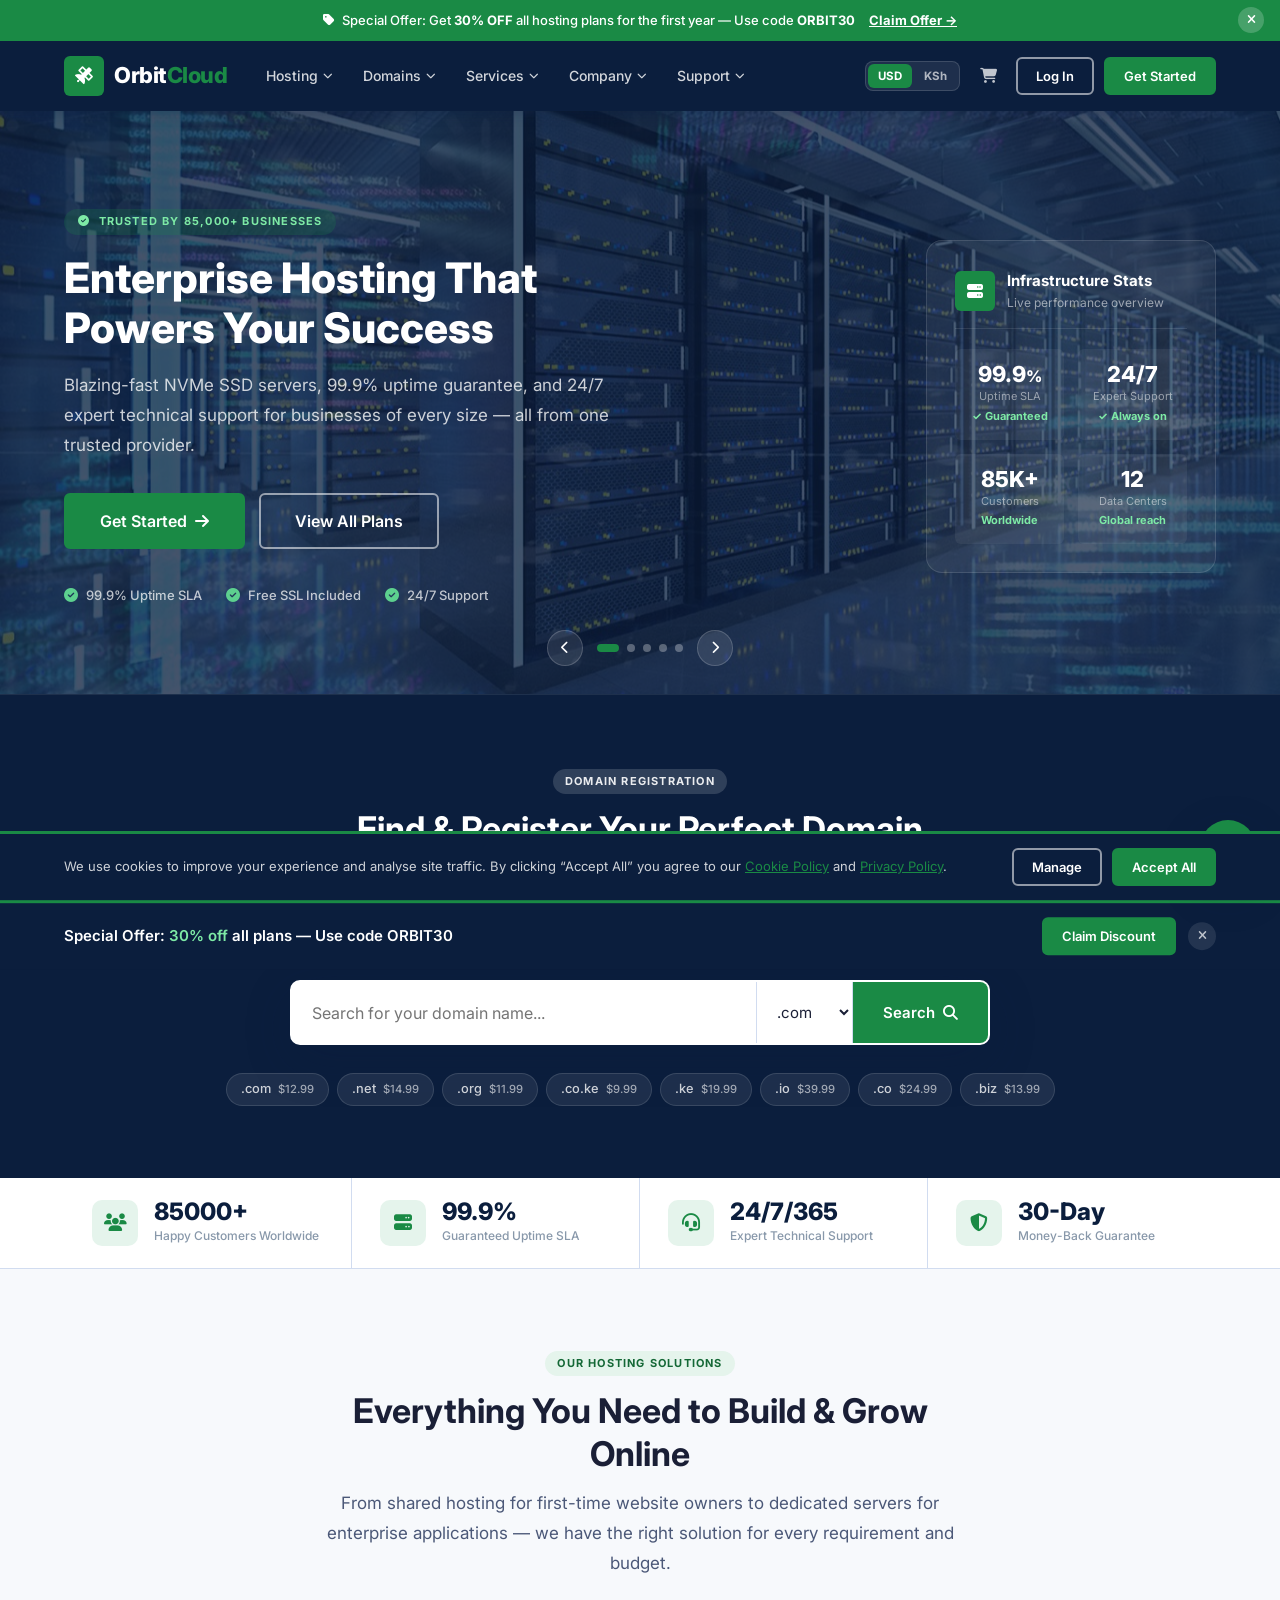
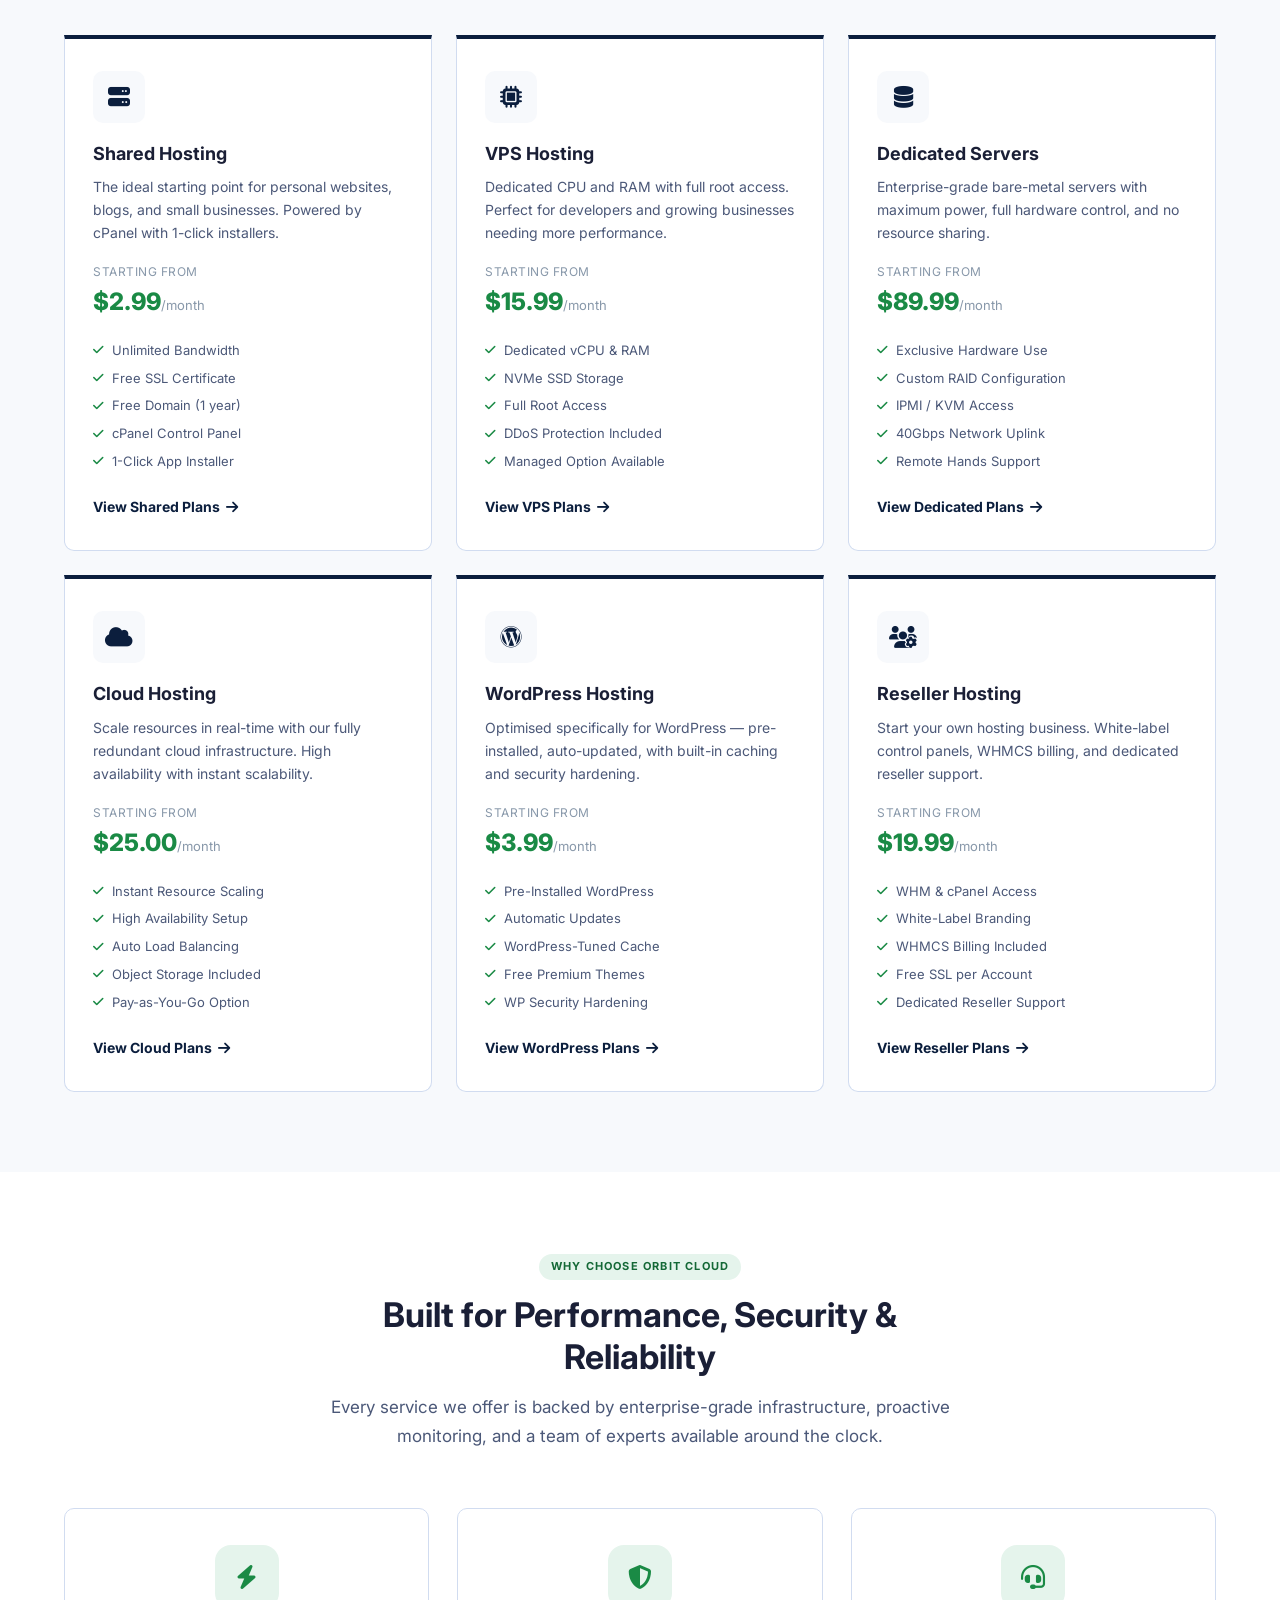
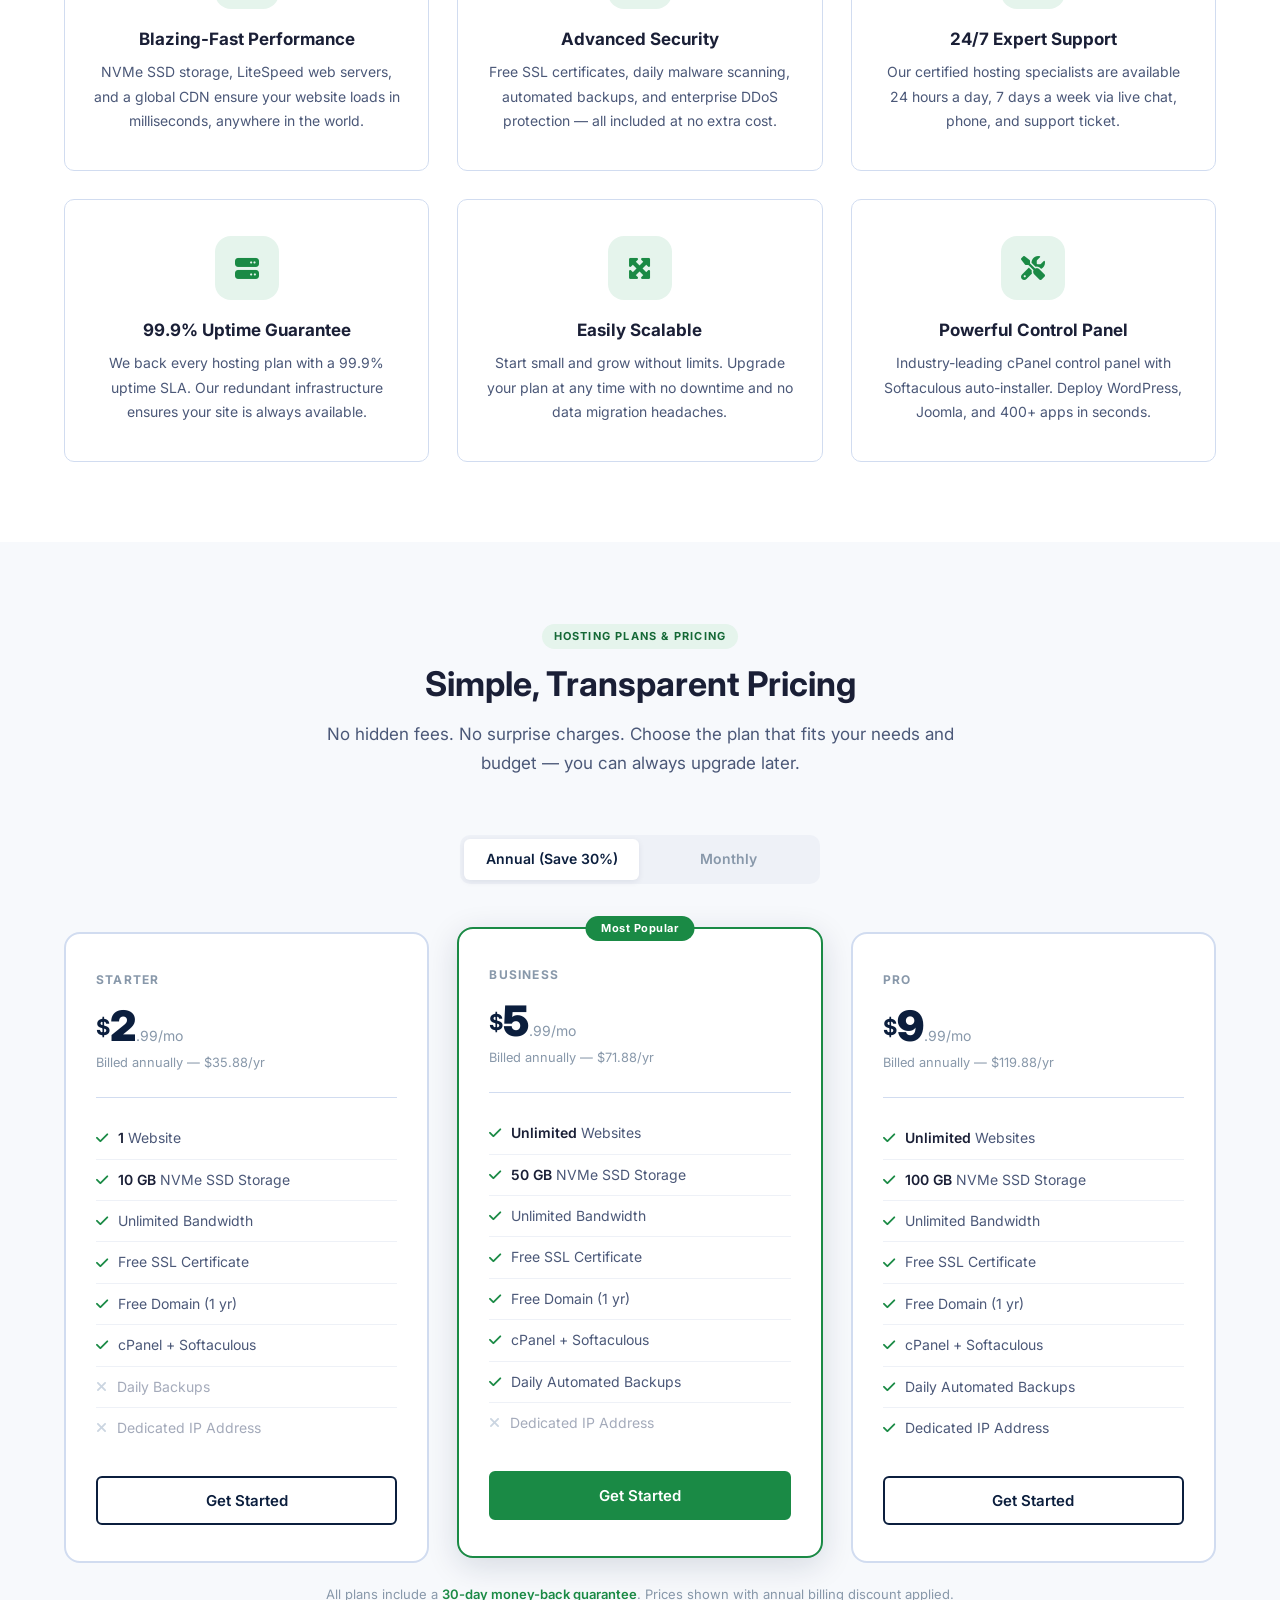
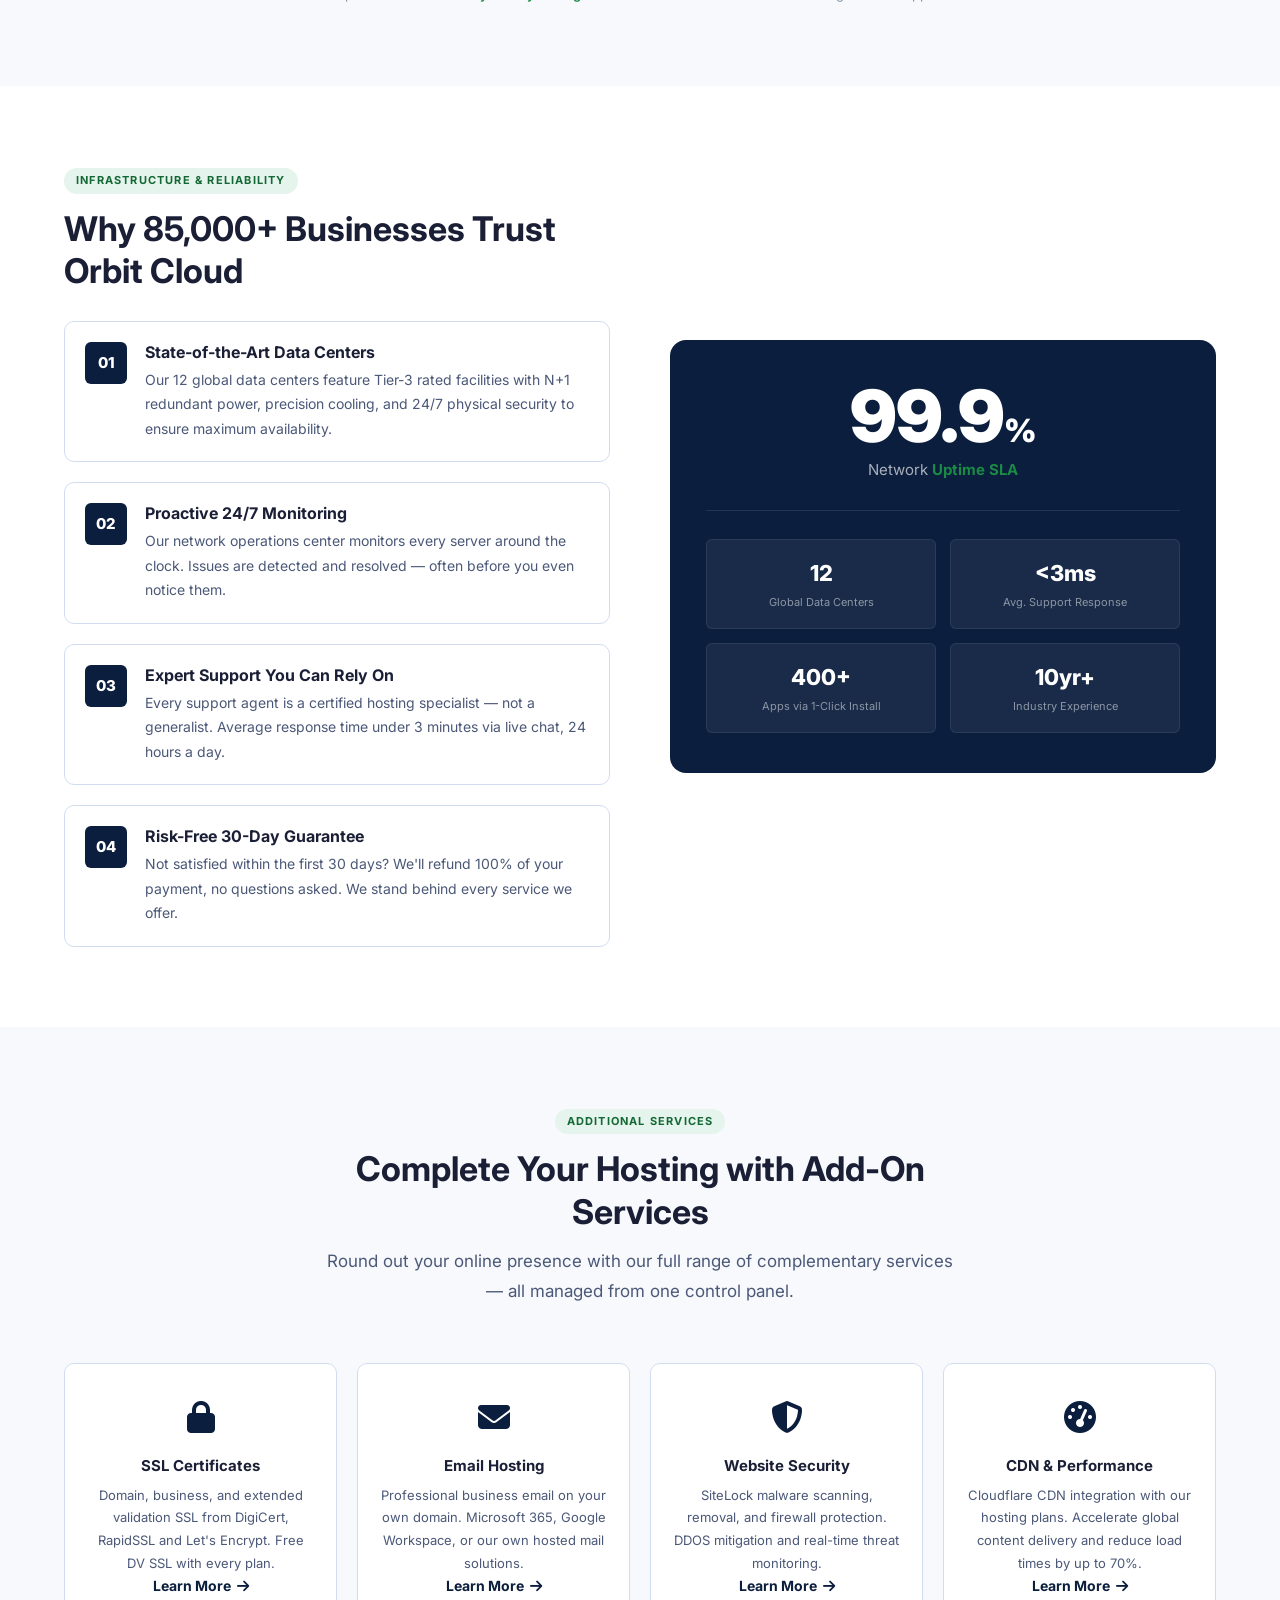
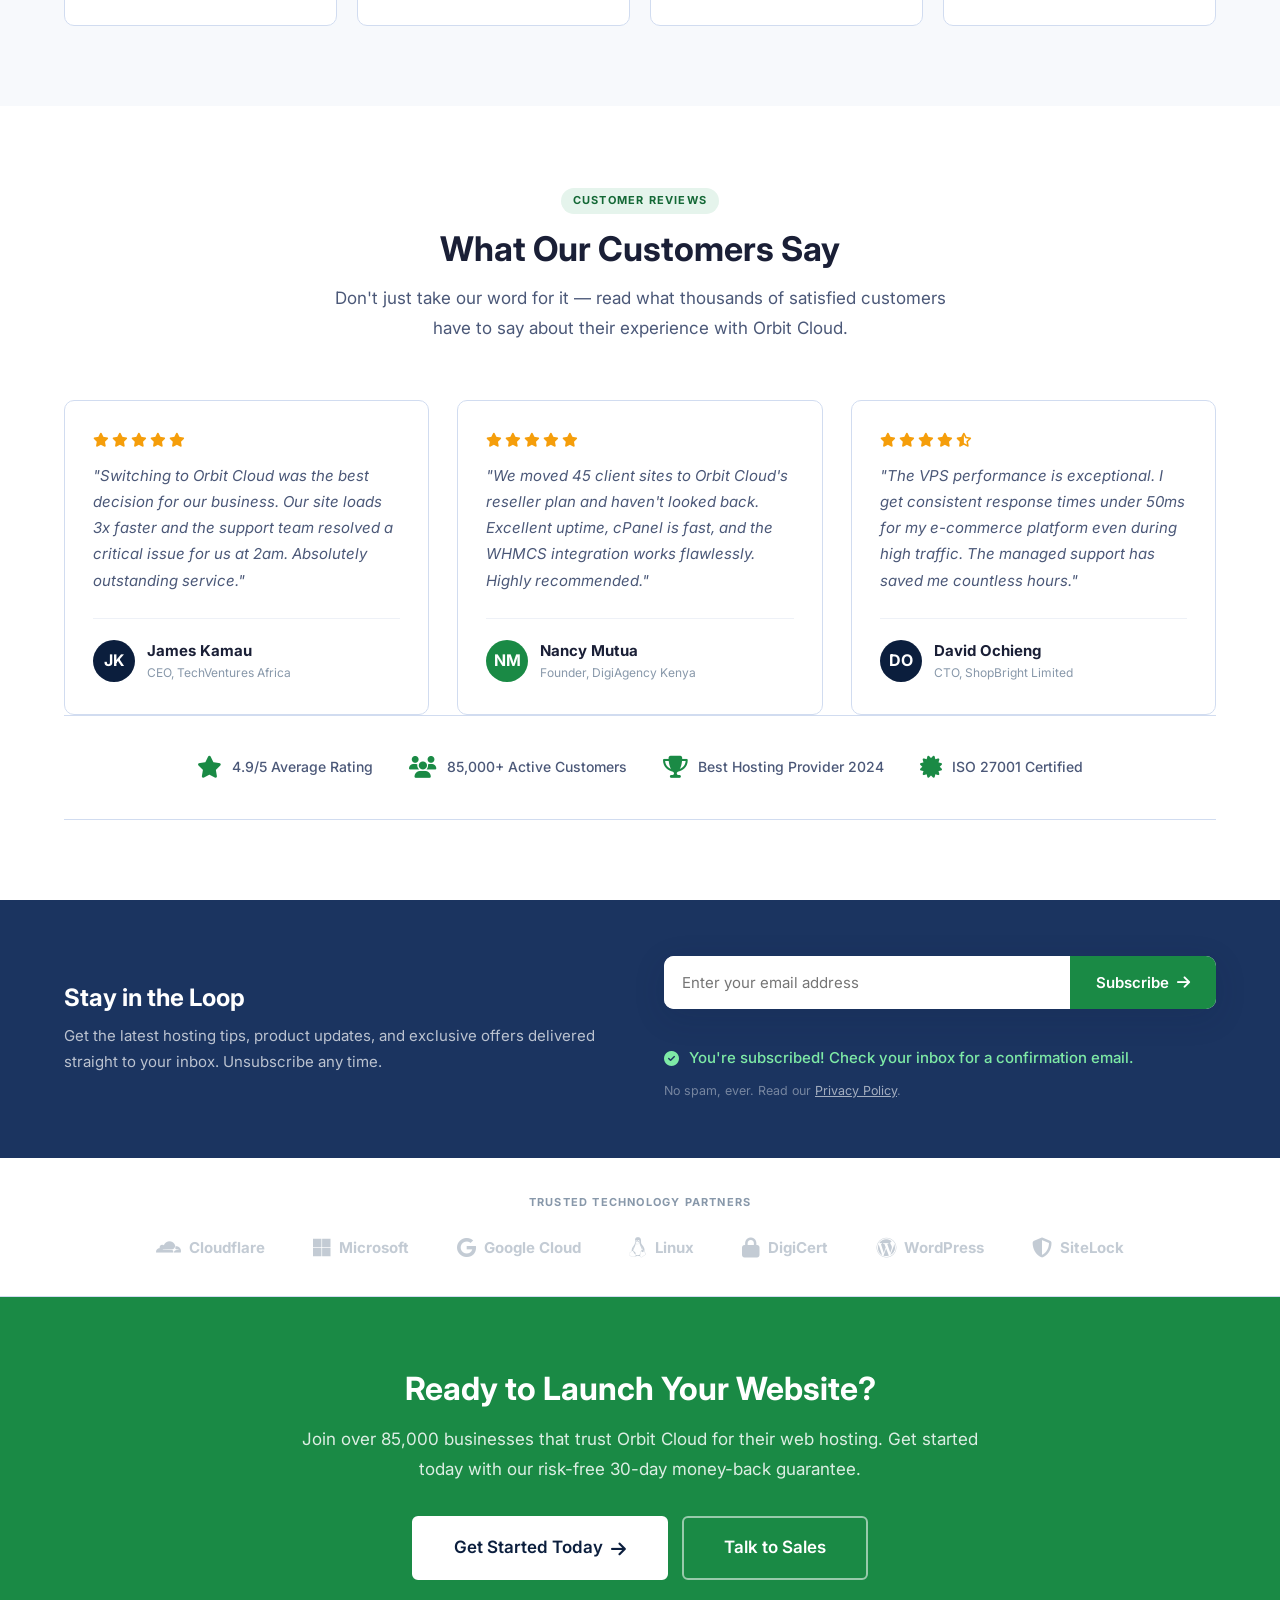
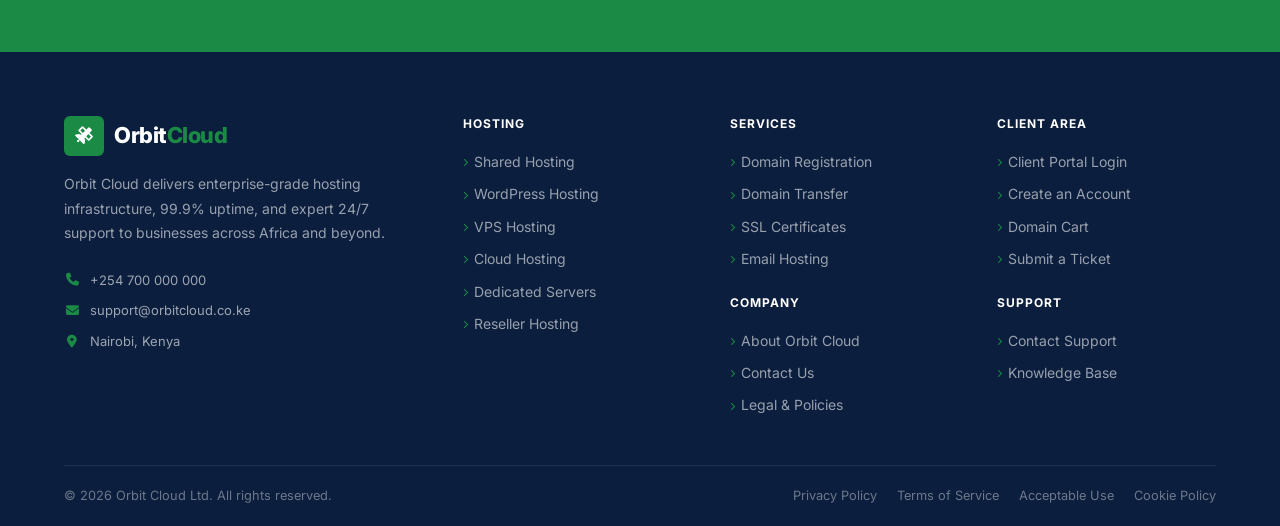
<file: index.html>
<!DOCTYPE html>
<html lang="en">
<head>
  <link rel="apple-touch-icon" sizes="180x180" href="apple-touch-icon.png" />
  <link rel="icon" type="image/png" sizes="32x32" href="favicon-32x32.png" />
  <link rel="icon" type="image/png" sizes="16x16" href="favicon-16x16.png" />
  <link rel="manifest" href="site.webmanifest" />
  <meta charset="UTF-8" />
  <meta name="viewport" content="width=device-width, initial-scale=1.0" />
  <title>Orbit Cloud — Professional Web Hosting & Domain Services</title>
  <meta name="description" content="Orbit Cloud provides enterprise-grade web hosting, VPS, dedicated servers, cloud hosting, domain registration, and SSL certificates with 99.9% uptime guarantee." />
  <link rel="preconnect" href="https://fonts.googleapis.com" />
  <link rel="preconnect" href="https://fonts.gstatic.com" crossorigin />
  <link rel="preload" href="https://fonts.googleapis.com/css2?family=Inter:wght@400;500;600;700;800;900&display=swap" as="style" onload="this.onload=null;this.rel='stylesheet'" /><noscript><link href="https://fonts.googleapis.com/css2?family=Inter:wght@400;500;600;700;800;900&display=swap" rel="stylesheet" /></noscript>
  <link rel="preload" href="https://cdnjs.cloudflare.com/ajax/libs/font-awesome/6.5.0/css/all.min.css" as="style" onload="this.onload=null;this.rel='stylesheet'" /><noscript><link rel="stylesheet" href="https://cdnjs.cloudflare.com/ajax/libs/font-awesome/6.5.0/css/all.min.css" /></noscript>
  <link rel="stylesheet" href="css/style.min.css" />
  <!-- Performance hints -->
  <link rel="dns-prefetch" href="//cdnjs.cloudflare.com" />
  <link rel="preconnect" href="https://cdnjs.cloudflare.com" crossorigin />
  <!-- SEO -->
  <meta name="robots" content="index, follow" />
  <meta name="author" content="Orbit Cloud" />
  <meta name="keywords" content="web hosting, domain registration, VPS hosting, dedicated servers, cloud hosting, WordPress hosting, Kenya hosting, cheap hosting" />
  <link rel="canonical" href="https://orbitcloud.co.ke/" />
  <!-- Open Graph -->
  <meta property="og:type" content="website" />
  <meta property="og:site_name" content="Orbit Cloud" />
  <meta property="og:title" content="Orbit Cloud — Professional Web Hosting & Domain Services" />
  <meta property="og:description" content="Enterprise-grade web hosting, VPS, dedicated servers, cloud hosting, domain registration, and SSL certificates with 99.9% uptime guarantee. Starting at $2.99/month." />
  <meta property="og:url" content="https://orbitcloud.co.ke/" />
  <meta property="og:image" content="https://orbitcloud.co.ke/images/og-image.png" />
  <meta property="og:image:width" content="1200" />
  <meta property="og:image:height" content="630" />
  <!-- Twitter Card -->
  <meta name="twitter:card" content="summary_large_image" />
  <meta name="twitter:site" content="@orbitcloud" />
  <meta name="twitter:title" content="Orbit Cloud — Professional Web Hosting & Domain Services" />
  <meta name="twitter:description" content="Enterprise-grade hosting with 99.9% uptime, free SSL, free domain, and 24/7 expert support. Starting at $2.99/month." />
  <meta name="twitter:image" content="https://orbitcloud.co.ke/images/og-image.png" />
  <!-- JSON-LD: Organization -->
  <script type="application/ld+json">
  {
    "@context": "https://schema.org",
    "@type": "Organization",
    "name": "Orbit Cloud",
    "url": "https://orbitcloud.co.ke",
    "logo": "https://orbitcloud.co.ke/images/logo.png",
    "foundingDate": "2014",
    "description": "Orbit Cloud is a leading web hosting provider delivering enterprise-grade infrastructure, 99.9% uptime, and expert 24/7 support to businesses worldwide.",
    "contactPoint": [
      {
        "@type": "ContactPoint",
        "telephone": "+254-700-000-000",
        "contactType": "customer service",
        "areaServed": "Worldwide",
        "availableLanguage": "English"
      }
    ],
    "address": {
      "@type": "PostalAddress",
      "addressLocality": "Nairobi",
      "addressCountry": "KE"
    },
    "sameAs": [
      "https://twitter.com/orbitcloud",
      "https://facebook.com/orbitcloud",
      "https://linkedin.com/company/orbitcloud"
    ]
  }
  </script>
  <!-- JSON-LD: WebSite with SearchAction -->
  <script type="application/ld+json">
  {
    "@context": "https://schema.org",
    "@type": "WebSite",
    "name": "Orbit Cloud",
    "url": "https://orbitcloud.co.ke",
    "potentialAction": {
      "@type": "SearchAction",
      "target": {
        "@type": "EntryPoint",
        "urlTemplate": "https://orbitcloud.co.ke/domains.html?q={search_term_string}"
      },
      "query-input": "required name=search_term_string"
    }
  }
  </script>
  <!-- JSON-LD: ItemList of services -->
  <script type="application/ld+json">
  {
    "@context": "https://schema.org",
    "@type": "ItemList",
    "name": "Orbit Cloud Hosting Services",
    "itemListElement": [
      {"@type": "ListItem", "position": 1, "name": "Shared Hosting", "url": "https://orbitcloud.co.ke/hosting/shared.html"},
      {"@type": "ListItem", "position": 2, "name": "VPS Hosting", "url": "https://orbitcloud.co.ke/hosting/vps.html"},
      {"@type": "ListItem", "position": 3, "name": "Dedicated Servers", "url": "https://orbitcloud.co.ke/hosting/dedicated.html"},
      {"@type": "ListItem", "position": 4, "name": "Cloud Hosting", "url": "https://orbitcloud.co.ke/hosting/cloud.html"},
      {"@type": "ListItem", "position": 5, "name": "WordPress Hosting", "url": "https://orbitcloud.co.ke/hosting/wordpress.html"},
      {"@type": "ListItem", "position": 6, "name": "Reseller Hosting", "url": "https://orbitcloud.co.ke/hosting/reseller.html"}
    ]
  }
  </script>
</head>
<body>

<!-- Announcement Bar -->
<div class="announcement-bar">
  <div class="container">
    <div class="announcement-content">
      <i class="fas fa-tag"></i>
      <span>Special Offer: Get <strong>30% OFF</strong> all hosting plans for the first year — Use code <strong>ORBIT30</strong></span>
      <a href="hosting/shared.html">Claim Offer &rarr;</a>
    </div>
  </div>
  <button type="button" class="announcement-close" aria-label="Close announcement"><i class="fas fa-times"></i></button>
</div>

<!-- Header -->
<header class="site-header">
  <div class="container">
    <div class="header-inner">
      <!-- Logo -->
      <a href="index.html" class="logo">
        <div class="logo-icon"><i class="fas fa-satellite"></i></div>
        <span class="logo-text">Orbit<span>Cloud</span></span>
      </a>

      <!-- Desktop Nav -->
      <nav class="main-nav" aria-label="Main navigation">
        <ul class="nav-list">
          <!-- Hosting -->
          <li class="nav-item">
            <a href="hosting/shared.html" class="nav-link">Hosting <i class="fas fa-chevron-down chevron"></i></a>
            <div class="mega-menu">
              <div>
                <div class="mega-col-title">Web Hosting</div>
                <a href="hosting/shared.html" class="mega-link">
                  <span class="mega-link-icon"><i class="fas fa-server"></i></span>
                  <span class="mega-link-text"><strong>Shared Hosting</strong><span>Perfect for beginners &amp; blogs</span></span>
                </a>
                <a href="hosting/wordpress.html" class="mega-link">
                  <span class="mega-link-icon"><i class="fab fa-wordpress"></i></span>
                  <span class="mega-link-text"><strong>WordPress Hosting</strong><span>Optimised for WordPress sites</span></span>
                </a>
                <a href="hosting/reseller.html" class="mega-link">
                  <span class="mega-link-icon"><i class="fas fa-users-cog"></i></span>
                  <span class="mega-link-text"><strong>Reseller Hosting</strong><span>Start your hosting business</span></span>
                </a>
              </div>
              <div>
                <div class="mega-col-title">Advanced Hosting</div>
                <a href="hosting/vps.html" class="mega-link">
                  <span class="mega-link-icon"><i class="fas fa-microchip"></i></span>
                  <span class="mega-link-text"><strong>VPS Hosting</strong><span>Root access &amp; dedicated resources</span></span>
                </a>
                <a href="hosting/dedicated.html" class="mega-link">
                  <span class="mega-link-icon"><i class="fas fa-database"></i></span>
                  <span class="mega-link-text"><strong>Dedicated Servers</strong><span>Full power for large applications</span></span>
                </a>
                <a href="hosting/cloud.html" class="mega-link">
                  <span class="mega-link-icon"><i class="fas fa-cloud"></i></span>
                  <span class="mega-link-text"><strong>Cloud Hosting</strong><span>Scale on demand, pay as you go</span></span>
                </a>
              </div>
              <div>
                <div class="mega-col-title">Add-On Services</div>
                <a href="ssl.html" class="mega-link">
                  <span class="mega-link-icon"><i class="fas fa-lock"></i></span>
                  <span class="mega-link-text"><strong>SSL Certificates</strong><span>Secure your site &amp; build trust</span></span>
                </a>
                <a href="email-hosting.html" class="mega-link">
                  <span class="mega-link-icon"><i class="fas fa-envelope"></i></span>
                  <span class="mega-link-text"><strong>Email Hosting</strong><span>Professional business email</span></span>
                </a>
                <a href="domains.html" class="mega-link">
                  <span class="mega-link-icon"><i class="fas fa-globe"></i></span>
                  <span class="mega-link-text"><strong>Domain Names</strong><span>Register your perfect domain</span></span>
                </a>
              </div>
            </div>
          </li>
          <!-- Domains -->
          <li class="nav-item">
            <a href="domains.html" class="nav-link">Domains <i class="fas fa-chevron-down chevron"></i></a>
            <div class="dropdown">
              <a href="domains.html"><i class="fas fa-search"></i> Register Domain</a>
              <a href="domains.html#transfer"><i class="fas fa-exchange-alt"></i> Transfer Domain</a>
              <a href="portal/cart.php"><i class="fas fa-cart-shopping"></i> Domain Cart</a>
            </div>
          </li>
          <!-- Services -->
          <li class="nav-item">
            <a href="ssl.html" class="nav-link">Services <i class="fas fa-chevron-down chevron"></i></a>
            <div class="dropdown">
              <a href="ssl.html"><i class="fas fa-lock"></i> SSL Certificates</a>
              <a href="email-hosting.html"><i class="fas fa-envelope"></i> Email Hosting</a>
              <a href="domains.html"><i class="fas fa-globe"></i> Domain Names</a>
            </div>
          </li>
          <!-- Company -->
          <li class="nav-item">
            <a href="about.html" class="nav-link">Company <i class="fas fa-chevron-down chevron"></i></a>
            <div class="dropdown">
              <a href="about.html"><i class="fas fa-building"></i> About Orbit Cloud</a>
              <a href="about.html#team"><i class="fas fa-users"></i> Our Team</a>
              <a href="legal.html"><i class="fas fa-file-shield"></i> Legal &amp; Policies</a>
            </div>
          </li>
          <!-- Support -->
          <li class="nav-item">
            <a href="contact.html" class="nav-link">Support <i class="fas fa-chevron-down chevron"></i></a>
            <div class="dropdown">
              <a href="kb/index.php"><i class="fas fa-book"></i> Knowledge Base</a>
              <a href="contact.html"><i class="fas fa-headset"></i> Contact Support</a>
              <a href="portal/tickets/add.php"><i class="fas fa-ticket-alt"></i> Submit a Ticket</a>
              <a href="portal/login.php"><i class="fas fa-right-to-bracket"></i> Client Portal</a>
            </div>
          </li>
        </ul>
      </nav>

      <!-- Header CTA -->
      <div class="header-right">
        <div class="currency-toggle" role="group" aria-label="Currency"><button type="button" data-cur="USD">USD</button><button type="button" data-cur="KES">KSh</button></div>
        <a href="portal/cart.php" class="header-cart" aria-label="Cart" title="Domain cart"><i class="fas fa-cart-shopping"></i></a>
        <a href="portal/login.php" class="btn btn-outline-white btn-sm">Log In</a>
        <a href="portal/register.php" class="btn btn-green btn-sm">Get Started</a>
      </div>

      <!-- Mobile Toggle -->
      <button type="button" class="nav-toggle" aria-label="Toggle navigation" aria-expanded="false">
        <span></span><span></span><span></span>
      </button>
    </div>
  </div>
</header>

<!-- Mobile Nav -->
<nav class="mobile-nav" aria-label="Mobile navigation">
  <ul class="mobile-nav-list">
    <li class="mobile-nav-item">
      <div class="mobile-nav-link" data-sub>Hosting <i class="fas fa-chevron-down chevron"></i></div>
      <div class="mobile-sub">
        <a href="hosting/shared.html"><i class="fas fa-server"></i> Shared Hosting</a>
        <a href="hosting/vps.html"><i class="fas fa-microchip"></i> VPS Hosting</a>
        <a href="hosting/dedicated.html"><i class="fas fa-database"></i> Dedicated Servers</a>
        <a href="hosting/cloud.html"><i class="fas fa-cloud"></i> Cloud Hosting</a>
        <a href="hosting/wordpress.html"><i class="fab fa-wordpress"></i> WordPress Hosting</a>
        <a href="hosting/reseller.html"><i class="fas fa-users-cog"></i> Reseller Hosting</a>
      </div>
    </li>
    <li class="mobile-nav-item">
      <a href="domains.html" class="mobile-nav-link">Domains</a>
    </li>
    <li class="mobile-nav-item">
      <div class="mobile-nav-link" data-sub>Services <i class="fas fa-chevron-down chevron"></i></div>
      <div class="mobile-sub">
        <a href="ssl.html"><i class="fas fa-lock"></i> SSL Certificates</a>
        <a href="email-hosting.html"><i class="fas fa-envelope"></i> Email Hosting</a>
        <a href="domains.html"><i class="fas fa-globe"></i> Domain Names</a>
      </div>
    </li>
    <li class="mobile-nav-item">
      <a href="about.html" class="mobile-nav-link">Company</a>
    </li>
    <li class="mobile-nav-item">
      <a href="contact.html" class="mobile-nav-link">Support</a>
    </li>
  </ul>
  <div class="mobile-nav-btns">
    <div class="currency-toggle-mobile" role="group" aria-label="Currency"><button type="button" data-cur="USD">USD</button><button type="button" data-cur="KES">KSh</button></div>
    <a href="portal/login.php" class="btn btn-outline-white">Log In</a>
    <a href="portal/register.php" class="btn btn-green">Get Started</a>
  </div>
</nav>

<!-- ===== HERO CAROUSEL ===== -->
<section class="hero-carousel" aria-label="Featured promotions">
  <div class="carousel-slides">

    <!-- Slide 1 — Brand / General -->
    <div class="carousel-slide slide-photo slide-bg-1">
      <div class="container">
        <div class="slide-content">
          <span class="slide-eyebrow"><i class="fas fa-circle-check"></i> &nbsp;Trusted by 85,000+ Businesses</span>
          <h1>Enterprise Hosting That Powers Your Success</h1>
          <p>Blazing-fast NVMe SSD servers, 99.9% uptime guarantee, and 24/7 expert technical support for businesses of every size — all from one trusted provider.</p>
          <div class="slide-ctas">
            <a href="hosting/shared.html" class="btn btn-green btn-lg">Get Started <i class="fas fa-arrow-right"></i></a>
            <a href="#hosting-plans" class="btn btn-outline-white btn-lg">View All Plans</a>
          </div>
          <div class="slide-badges">
            <span class="slide-badge"><i class="fas fa-check-circle"></i> 99.9% Uptime SLA</span>
            <span class="slide-badge"><i class="fas fa-check-circle"></i> Free SSL Included</span>
            <span class="slide-badge"><i class="fas fa-check-circle"></i> 24/7 Support</span>
          </div>
        </div>
        <div class="slide-visual">
          <div class="slide-panel">
            <div class="panel-header">
              <div class="panel-icon"><i class="fas fa-server"></i></div>
              <div>
                <div class="panel-title">Infrastructure Stats</div>
                <div class="panel-sub">Live performance overview</div>
              </div>
            </div>
            <div class="panel-stats">
              <div class="p-stat">
                <div class="p-stat-val">99.9<span class="fs-1rem">%</span></div>
                <div class="p-stat-lbl">Uptime SLA</div>
                <div class="p-stat-note">&#10003; Guaranteed</div>
              </div>
              <div class="p-stat">
                <div class="p-stat-val">24/7</div>
                <div class="p-stat-lbl">Expert Support</div>
                <div class="p-stat-note">&#10003; Always on</div>
              </div>
              <div class="p-stat">
                <div class="p-stat-val">85K+</div>
                <div class="p-stat-lbl">Customers</div>
                <div class="p-stat-note">Worldwide</div>
              </div>
              <div class="p-stat">
                <div class="p-stat-val">12</div>
                <div class="p-stat-lbl">Data Centers</div>
                <div class="p-stat-note">Global reach</div>
              </div>
            </div>
          </div>
        </div>
      </div>
    </div>

    <!-- Slide 2 — Shared Hosting -->
    <div class="carousel-slide slide-photo slide-bg-2">
      <div class="container">
        <div class="slide-content">
          <span class="slide-eyebrow"><i class="fas fa-bolt"></i> &nbsp;Starting from $2.99/month</span>
          <h1>Shared Hosting — Launch Your Website Today</h1>
          <p>Everything you need to build and grow your online presence. Includes a free domain name, SSL certificate, unlimited bandwidth, and one-click app installs.</p>
          <div class="slide-ctas">
            <a href="hosting/shared.html" class="btn btn-green btn-lg">View Shared Plans</a>
            <a href="hosting/shared.html#compare" class="btn btn-outline-white btn-lg">Compare Features</a>
          </div>
          <div class="slide-badges">
            <span class="slide-badge"><i class="fas fa-check-circle"></i> Free Domain</span>
            <span class="slide-badge"><i class="fas fa-check-circle"></i> Free SSL</span>
            <span class="slide-badge"><i class="fas fa-check-circle"></i> 1-Click Installs</span>
          </div>
        </div>
        <div class="slide-visual">
          <div class="slide-panel">
            <div class="panel-header">
              <div class="panel-icon"><i class="fas fa-server"></i></div>
              <div>
                <div class="panel-title">Shared Hosting Plans</div>
                <div class="panel-sub">Best value for new websites</div>
              </div>
            </div>
            <div class="panel-list">
              <div class="panel-list-item"><i class="fas fa-check"></i> Unlimited Bandwidth</div>
              <div class="panel-list-item"><i class="fas fa-check"></i> Free Domain Name (1 yr)</div>
              <div class="panel-list-item"><i class="fas fa-check"></i> Free SSL Certificate</div>
              <div class="panel-list-item"><i class="fas fa-check"></i> cPanel Control Panel</div>
              <div class="panel-list-item"><i class="fas fa-check"></i> Daily Automated Backups</div>
              <div class="panel-list-item"><i class="fas fa-check"></i> 1-Click WordPress Install</div>
            </div>
          </div>
        </div>
      </div>
    </div>

    <!-- Slide 3 — VPS -->
    <div class="carousel-slide slide-photo slide-bg-3">
      <div class="container">
        <div class="slide-content">
          <span class="slide-eyebrow"><i class="fas fa-microchip"></i> &nbsp;Full Root Access</span>
          <h1>VPS Hosting — Full Control, Maximum Performance</h1>
          <p>Get dedicated CPU and RAM resources with full root access and NVMe SSD storage. Perfect for developers, growing businesses, and high-traffic applications.</p>
          <div class="slide-ctas">
            <a href="hosting/vps.html" class="btn btn-green btn-lg">Configure VPS</a>
            <a href="hosting/vps.html#plans" class="btn btn-outline-white btn-lg">See VPS Plans</a>
          </div>
          <div class="slide-badges">
            <span class="slide-badge"><i class="fas fa-check-circle"></i> NVMe SSD Storage</span>
            <span class="slide-badge"><i class="fas fa-check-circle"></i> Root Access</span>
            <span class="slide-badge"><i class="fas fa-check-circle"></i> Managed Options</span>
          </div>
        </div>
        <div class="slide-visual">
          <div class="slide-panel">
            <div class="panel-header">
              <div class="panel-icon"><i class="fas fa-microchip"></i></div>
              <div>
                <div class="panel-title">VPS Performance</div>
                <div class="panel-sub">Dedicated resources, guaranteed</div>
              </div>
            </div>
            <div class="panel-stats">
              <div class="p-stat">
                <div class="p-stat-val">NVMe</div>
                <div class="p-stat-lbl">SSD Storage</div>
                <div class="p-stat-note">10x faster</div>
              </div>
              <div class="p-stat">
                <div class="p-stat-val">40Gbps</div>
                <div class="p-stat-lbl">Network Port</div>
                <div class="p-stat-note">DDoS shielded</div>
              </div>
              <div class="p-stat">
                <div class="p-stat-val">8</div>
                <div class="p-stat-lbl">vCPU Cores</div>
                <div class="p-stat-note">Top-tier plans</div>
              </div>
              <div class="p-stat">
                <div class="p-stat-val">32GB</div>
                <div class="p-stat-lbl">RAM Available</div>
                <div class="p-stat-note">Dedicated</div>
              </div>
            </div>
          </div>
        </div>
      </div>
    </div>

    <!-- Slide 4 — Security -->
    <div class="carousel-slide slide-photo slide-bg-4">
      <div class="container">
        <div class="slide-content">
          <span class="slide-eyebrow"><i class="fas fa-shield-alt"></i> &nbsp;Enterprise Security</span>
          <h1>Your Business Deserves the Best Security</h1>
          <p>Free SSL certificates, daily automated backups, advanced DDoS protection, and malware scanning are included with every hosting plan — at no extra cost.</p>
          <div class="slide-ctas">
            <a href="ssl.html" class="btn btn-white btn-lg">Get SSL Certificate</a>
            <a href="hosting/shared.html" class="btn btn-outline-white btn-lg">View Secure Plans</a>
          </div>
          <div class="slide-badges">
            <span class="slide-badge"><i class="fas fa-check-circle"></i> DDoS Protection</span>
            <span class="slide-badge"><i class="fas fa-check-circle"></i> Daily Backups</span>
            <span class="slide-badge"><i class="fas fa-check-circle"></i> Malware Scanning</span>
          </div>
        </div>
        <div class="slide-visual">
          <div class="slide-panel">
            <div class="panel-header">
              <div class="panel-icon"><i class="fas fa-shield-alt"></i></div>
              <div>
                <div class="panel-title">Security Features</div>
                <div class="panel-sub">Included with all plans</div>
              </div>
            </div>
            <div class="panel-list">
              <div class="panel-list-item"><i class="fas fa-check"></i> Free Let's Encrypt SSL</div>
              <div class="panel-list-item"><i class="fas fa-check"></i> Advanced DDoS Protection</div>
              <div class="panel-list-item"><i class="fas fa-check"></i> Daily Automated Backups</div>
              <div class="panel-list-item"><i class="fas fa-check"></i> Malware Detection &amp; Removal</div>
              <div class="panel-list-item"><i class="fas fa-check"></i> Firewall &amp; Brute Force Protection</div>
              <div class="panel-list-item"><i class="fas fa-check"></i> Two-Factor Authentication</div>
            </div>
          </div>
        </div>
      </div>
    </div>

    <!-- Slide 5 — Domains -->
    <div class="carousel-slide slide-photo slide-bg-5">
      <div class="container">
        <div class="slide-content">
          <span class="slide-eyebrow"><i class="fas fa-globe"></i> &nbsp;500+ Domain Extensions</span>
          <h1>Register Your Perfect Domain Name Today</h1>
          <p>Search from over 500 domain extensions and find the ideal name for your business or personal brand. Free domain registration included with every annual hosting plan.</p>
          <div class="slide-ctas">
            <a href="domains.html" class="btn btn-green btn-lg">Search Domains</a>
            <a href="domains.html#transfer" class="btn btn-outline-white btn-lg">Transfer a Domain</a>
          </div>
          <div class="slide-badges">
            <span class="slide-badge"><i class="fas fa-check-circle"></i> Free with Hosting</span>
            <span class="slide-badge"><i class="fas fa-check-circle"></i> WHOIS Privacy</span>
            <span class="slide-badge"><i class="fas fa-check-circle"></i> Auto-Renewal</span>
          </div>
        </div>
        <div class="slide-visual">
          <div class="slide-panel">
            <div class="panel-header">
              <div class="panel-icon"><i class="fas fa-globe"></i></div>
              <div>
                <div class="panel-title">Popular Domains</div>
                <div class="panel-sub">Starting prices (per year)</div>
              </div>
            </div>
            <div class="panel-list">
              <div class="panel-list-item"><i class="fas fa-tag"></i> .com &mdash; from $12.99/yr</div>
              <div class="panel-list-item"><i class="fas fa-tag"></i> .net &mdash; from $14.99/yr</div>
              <div class="panel-list-item"><i class="fas fa-tag"></i> .org &mdash; from $11.99/yr</div>
              <div class="panel-list-item"><i class="fas fa-tag"></i> .co.ke &mdash; from $9.99/yr</div>
              <div class="panel-list-item"><i class="fas fa-tag"></i> .io &mdash; from $39.99/yr</div>
              <div class="panel-list-item"><i class="fas fa-tag"></i> .ke &mdash; from $19.99/yr</div>
            </div>
          </div>
        </div>
      </div>
    </div>

  </div><!-- end .carousel-slides -->

  <!-- Controls -->
  <div class="carousel-controls">
    <button class="carousel-arrow carousel-prev" aria-label="Previous slide"><i class="fas fa-chevron-left"></i></button>
    <div class="carousel-dots" role="tablist" aria-label="Carousel navigation"></div>
    <button class="carousel-arrow carousel-next" aria-label="Next slide"><i class="fas fa-chevron-right"></i></button>
  </div>
</section>

<!-- ===== DOMAIN SEARCH ===== -->
<section class="domain-section" id="domains">
  <div class="container">
    <div class="section-header animate-in">
      <span class="section-tag tag-white">Domain Registration</span>
      <h2>Find &amp; Register Your Perfect Domain</h2>
      <p>Search from over 500 domain extensions. Get your domain with free WHOIS privacy protection included on all orders.</p>
    </div>
    <div class="domain-search-wrap animate-in">
      <form class="domain-form" autocomplete="off">
        <input type="text" class="domain-input" placeholder="Search for your domain name..." aria-label="Domain name" />
        <select aria-label="Domain extension">
          <option>.com</option>
          <option>.net</option>
          <option>.org</option>
          <option>.co.ke</option>
          <option>.ke</option>
          <option>.io</option>
          <option>.co</option>
          <option>.biz</option>
        </select>
        <button type="submit" class="btn btn-green">Search <i class="fas fa-search"></i></button>
      </form>
      <div class="domain-results"></div>
    </div>
    <div class="popular-tlds animate-in">
      <span class="tld-pill" data-tld=".com">.com <span class="tld-price">$12.99</span></span>
      <span class="tld-pill" data-tld=".net">.net <span class="tld-price">$14.99</span></span>
      <span class="tld-pill" data-tld=".org">.org <span class="tld-price">$11.99</span></span>
      <span class="tld-pill" data-tld=".co.ke">.co.ke <span class="tld-price">$9.99</span></span>
      <span class="tld-pill" data-tld=".ke">.ke <span class="tld-price">$19.99</span></span>
      <span class="tld-pill" data-tld=".io">.io <span class="tld-price">$39.99</span></span>
      <span class="tld-pill" data-tld=".co">.co <span class="tld-price">$24.99</span></span>
      <span class="tld-pill" data-tld=".biz">.biz <span class="tld-price">$13.99</span></span>
    </div>
  </div>
</section>

<!-- ===== STATS BAR ===== -->
<div class="stats-bar">
  <div class="container">
    <div class="stats-grid">
      <div class="stats-item">
        <div class="stats-icon"><i class="fas fa-users"></i></div>
        <div>
          <div class="stats-num"><span data-count="85000" data-suffix="+">85,000+</span></div>
          <div class="stats-desc">Happy Customers Worldwide</div>
        </div>
      </div>
      <div class="stats-item">
        <div class="stats-icon"><i class="fas fa-server"></i></div>
        <div>
          <div class="stats-num"><span data-count="99.9" data-decimal="1" data-suffix="%">99.9%</span></div>
          <div class="stats-desc">Guaranteed Uptime SLA</div>
        </div>
      </div>
      <div class="stats-item">
        <div class="stats-icon"><i class="fas fa-headset"></i></div>
        <div>
          <div class="stats-num">24/7/365</div>
          <div class="stats-desc">Expert Technical Support</div>
        </div>
      </div>
      <div class="stats-item">
        <div class="stats-icon"><i class="fas fa-shield-alt"></i></div>
        <div>
          <div class="stats-num">30-Day</div>
          <div class="stats-desc">Money-Back Guarantee</div>
        </div>
      </div>
    </div>
  </div>
</div>

<!-- ===== HOSTING SERVICES ===== -->
<section class="section section-alt" id="hosting-plans">
  <div class="container">
    <div class="section-header animate-in">
      <span class="section-tag">Our Hosting Solutions</span>
      <h2>Everything You Need to Build &amp; Grow Online</h2>
      <p>From shared hosting for first-time website owners to dedicated servers for enterprise applications — we have the right solution for every requirement and budget.</p>
    </div>
    <div class="hosting-grid">
      <div class="hosting-card animate-in">
        <div class="hosting-icon"><i class="fas fa-server"></i></div>
        <h3>Shared Hosting</h3>
        <p>The ideal starting point for personal websites, blogs, and small businesses. Powered by cPanel with 1-click installers.</p>
        <div class="card-price" data-usd-html='<span class="from">Starting from</span><span class="price-val">$2.99</span><span class="price-per">/month</span>' data-kes-html='<span class="from">Starting from</span><span class="price-val">KSh 390</span><span class="price-per">/month</span>'><span class="from">Starting from</span><span class="price-val">$2.99</span><span class="price-per">/month</span></div>
        <ul class="hosting-features">
          <li><i class="fas fa-check"></i> Unlimited Bandwidth</li>
          <li><i class="fas fa-check"></i> Free SSL Certificate</li>
          <li><i class="fas fa-check"></i> Free Domain (1 year)</li>
          <li><i class="fas fa-check"></i> cPanel Control Panel</li>
          <li><i class="fas fa-check"></i> 1-Click App Installer</li>
        </ul>
        <a href="hosting/shared.html" class="card-cta">View Shared Plans <i class="fas fa-arrow-right"></i></a>
      </div>
      <div class="hosting-card animate-in">
        <div class="hosting-icon"><i class="fas fa-microchip"></i></div>
        <h3>VPS Hosting</h3>
        <p>Dedicated CPU and RAM with full root access. Perfect for developers and growing businesses needing more performance.</p>
        <div class="card-price" data-usd-html='<span class="from">Starting from</span><span class="price-val">$15.99</span><span class="price-per">/month</span>' data-kes-html='<span class="from">Starting from</span><span class="price-val">KSh 2,080</span><span class="price-per">/month</span>'><span class="from">Starting from</span><span class="price-val">$15.99</span><span class="price-per">/month</span></div>
        <ul class="hosting-features">
          <li><i class="fas fa-check"></i> Dedicated vCPU &amp; RAM</li>
          <li><i class="fas fa-check"></i> NVMe SSD Storage</li>
          <li><i class="fas fa-check"></i> Full Root Access</li>
          <li><i class="fas fa-check"></i> DDoS Protection Included</li>
          <li><i class="fas fa-check"></i> Managed Option Available</li>
        </ul>
        <a href="hosting/vps.html" class="card-cta">View VPS Plans <i class="fas fa-arrow-right"></i></a>
      </div>
      <div class="hosting-card animate-in">
        <div class="hosting-icon"><i class="fas fa-database"></i></div>
        <h3>Dedicated Servers</h3>
        <p>Enterprise-grade bare-metal servers with maximum power, full hardware control, and no resource sharing.</p>
        <div class="card-price" data-usd-html='<span class="from">Starting from</span><span class="price-val">$89.99</span><span class="price-per">/month</span>' data-kes-html='<span class="from">Starting from</span><span class="price-val">KSh 11,700</span><span class="price-per">/month</span>'><span class="from">Starting from</span><span class="price-val">$89.99</span><span class="price-per">/month</span></div>
        <ul class="hosting-features">
          <li><i class="fas fa-check"></i> Exclusive Hardware Use</li>
          <li><i class="fas fa-check"></i> Custom RAID Configuration</li>
          <li><i class="fas fa-check"></i> IPMI / KVM Access</li>
          <li><i class="fas fa-check"></i> 40Gbps Network Uplink</li>
          <li><i class="fas fa-check"></i> Remote Hands Support</li>
        </ul>
        <a href="hosting/dedicated.html" class="card-cta">View Dedicated Plans <i class="fas fa-arrow-right"></i></a>
      </div>
      <div class="hosting-card animate-in">
        <div class="hosting-icon"><i class="fas fa-cloud"></i></div>
        <h3>Cloud Hosting</h3>
        <p>Scale resources in real-time with our fully redundant cloud infrastructure. High availability with instant scalability.</p>
        <div class="card-price" data-usd-html='<span class="from">Starting from</span><span class="price-val">$25.00</span><span class="price-per">/month</span>' data-kes-html='<span class="from">Starting from</span><span class="price-val">KSh 3,250</span><span class="price-per">/month</span>'><span class="from">Starting from</span><span class="price-val">$25.00</span><span class="price-per">/month</span></div>
        <ul class="hosting-features">
          <li><i class="fas fa-check"></i> Instant Resource Scaling</li>
          <li><i class="fas fa-check"></i> High Availability Setup</li>
          <li><i class="fas fa-check"></i> Auto Load Balancing</li>
          <li><i class="fas fa-check"></i> Object Storage Included</li>
          <li><i class="fas fa-check"></i> Pay-as-You-Go Option</li>
        </ul>
        <a href="hosting/cloud.html" class="card-cta">View Cloud Plans <i class="fas fa-arrow-right"></i></a>
      </div>
      <div class="hosting-card animate-in">
        <div class="hosting-icon"><i class="fab fa-wordpress"></i></div>
        <h3>WordPress Hosting</h3>
        <p>Optimised specifically for WordPress — pre-installed, auto-updated, with built-in caching and security hardening.</p>
        <div class="card-price" data-usd-html='<span class="from">Starting from</span><span class="price-val">$3.99</span><span class="price-per">/month</span>' data-kes-html='<span class="from">Starting from</span><span class="price-val">KSh 520</span><span class="price-per">/month</span>'><span class="from">Starting from</span><span class="price-val">$3.99</span><span class="price-per">/month</span></div>
        <ul class="hosting-features">
          <li><i class="fas fa-check"></i> Pre-Installed WordPress</li>
          <li><i class="fas fa-check"></i> Automatic Updates</li>
          <li><i class="fas fa-check"></i> WordPress-Tuned Cache</li>
          <li><i class="fas fa-check"></i> Free Premium Themes</li>
          <li><i class="fas fa-check"></i> WP Security Hardening</li>
        </ul>
        <a href="hosting/wordpress.html" class="card-cta">View WordPress Plans <i class="fas fa-arrow-right"></i></a>
      </div>
      <div class="hosting-card animate-in">
        <div class="hosting-icon"><i class="fas fa-users-cog"></i></div>
        <h3>Reseller Hosting</h3>
        <p>Start your own hosting business. White-label control panels, WHMCS billing, and dedicated reseller support.</p>
        <div class="card-price" data-usd-html='<span class="from">Starting from</span><span class="price-val">$19.99</span><span class="price-per">/month</span>' data-kes-html='<span class="from">Starting from</span><span class="price-val">KSh 2,600</span><span class="price-per">/month</span>'><span class="from">Starting from</span><span class="price-val">$19.99</span><span class="price-per">/month</span></div>
        <ul class="hosting-features">
          <li><i class="fas fa-check"></i> WHM &amp; cPanel Access</li>
          <li><i class="fas fa-check"></i> White-Label Branding</li>
          <li><i class="fas fa-check"></i> WHMCS Billing Included</li>
          <li><i class="fas fa-check"></i> Free SSL per Account</li>
          <li><i class="fas fa-check"></i> Dedicated Reseller Support</li>
        </ul>
        <a href="hosting/reseller.html" class="card-cta">View Reseller Plans <i class="fas fa-arrow-right"></i></a>
      </div>
    </div>
  </div>
</section>

<!-- ===== FEATURES ===== -->
<section class="section">
  <div class="container">
    <div class="section-header animate-in">
      <span class="section-tag">Why Choose Orbit Cloud</span>
      <h2>Built for Performance, Security &amp; Reliability</h2>
      <p>Every service we offer is backed by enterprise-grade infrastructure, proactive monitoring, and a team of experts available around the clock.</p>
    </div>
    <div class="features-grid">
      <div class="feature-card animate-in">
        <div class="feature-icon"><i class="fas fa-bolt"></i></div>
        <h3>Blazing-Fast Performance</h3>
        <p>NVMe SSD storage, LiteSpeed web servers, and a global CDN ensure your website loads in milliseconds, anywhere in the world.</p>
      </div>
      <div class="feature-card animate-in">
        <div class="feature-icon"><i class="fas fa-shield-alt"></i></div>
        <h3>Advanced Security</h3>
        <p>Free SSL certificates, daily malware scanning, automated backups, and enterprise DDoS protection — all included at no extra cost.</p>
      </div>
      <div class="feature-card animate-in">
        <div class="feature-icon"><i class="fas fa-headset"></i></div>
        <h3>24/7 Expert Support</h3>
        <p>Our certified hosting specialists are available 24 hours a day, 7 days a week via live chat, phone, and support ticket.</p>
      </div>
      <div class="feature-card animate-in">
        <div class="feature-icon"><i class="fas fa-server"></i></div>
        <h3>99.9% Uptime Guarantee</h3>
        <p>We back every hosting plan with a 99.9% uptime SLA. Our redundant infrastructure ensures your site is always available.</p>
      </div>
      <div class="feature-card animate-in">
        <div class="feature-icon"><i class="fas fa-expand-arrows-alt"></i></div>
        <h3>Easily Scalable</h3>
        <p>Start small and grow without limits. Upgrade your plan at any time with no downtime and no data migration headaches.</p>
      </div>
      <div class="feature-card animate-in">
        <div class="feature-icon"><i class="fas fa-tools"></i></div>
        <h3>Powerful Control Panel</h3>
        <p>Industry-leading cPanel control panel with Softaculous auto-installer. Deploy WordPress, Joomla, and 400+ apps in seconds.</p>
      </div>
    </div>
  </div>
</section>

<!-- ===== POPULAR PRICING ===== -->
<section class="section section-alt" id="pricing">
  <div class="container">
    <div class="section-header animate-in">
      <span class="section-tag">Hosting Plans &amp; Pricing</span>
      <h2>Simple, Transparent Pricing</h2>
      <p>No hidden fees. No surprise charges. Choose the plan that fits your needs and budget — you can always upgrade later.</p>
    </div>

    <div class="plan-tabs animate-in">
      <div class="plan-tab active" data-billing="annual">Annual (Save 30%)</div>
      <div class="plan-tab" data-billing="monthly">Monthly</div>
    </div>

    <div class="pricing-grid" data-plans-category="shared" data-plans-cta="portal/order/index.php?plan={slug}" data-plans-cta-label="Get Started">
      <div class="pricing-card animate-in">
        <div class="plan-name">Starter</div>
        <div class="plan-price price-annual" data-usd-html='<span class="currency">$</span><span class="amount">2</span><span class="period">.99/mo</span>' data-kes-html='<span class="currency">KSh</span><span class="amount">390</span><span class="period">/mo</span>'><span class="currency">$</span><span class="amount">2</span><span class="period">.99/mo</span></div>
        <div class="plan-price price-monthly hidden" data-usd-html='<span class="currency">$</span><span class="amount">4</span><span class="period">.99/mo</span>' data-kes-html='<span class="currency">KSh</span><span class="amount">650</span><span class="period">/mo</span>'><span class="currency">$</span><span class="amount">4</span><span class="period">.99/mo</span></div>
        <div class="plan-renew">Billed annually — $35.88/yr</div>
        <div class="plan-divider"></div>
        <div class="plan-features">
          <div class="plan-feat"><i class="fas fa-check"></i><span class="feat-label"><strong>1</strong> Website</span></div>
          <div class="plan-feat"><i class="fas fa-check"></i><span class="feat-label"><strong>10 GB</strong> NVMe SSD Storage</span></div>
          <div class="plan-feat"><i class="fas fa-check"></i><span class="feat-label">Unlimited Bandwidth</span></div>
          <div class="plan-feat"><i class="fas fa-check"></i><span class="feat-label">Free SSL Certificate</span></div>
          <div class="plan-feat"><i class="fas fa-check"></i><span class="feat-label">Free Domain (1 yr)</span></div>
          <div class="plan-feat"><i class="fas fa-check"></i><span class="feat-label">cPanel + Softaculous</span></div>
          <div class="plan-feat"><i class="fas fa-xmark"></i><span class="feat-label feat-unavailable">Daily Backups</span></div>
          <div class="plan-feat"><i class="fas fa-xmark"></i><span class="feat-label feat-unavailable">Dedicated IP Address</span></div>
        </div>
        <a href="hosting/shared.html" class="btn btn-outline-navy btn-block plan-cta" data-whmcs-product="shared-starter">Get Started</a>
      </div>

      <div class="pricing-card featured animate-in">
        <div class="plan-name">Business</div>
        <div class="plan-price price-annual" data-usd-html='<span class="currency">$</span><span class="amount">5</span><span class="period">.99/mo</span>' data-kes-html='<span class="currency">KSh</span><span class="amount">780</span><span class="period">/mo</span>'><span class="currency">$</span><span class="amount">5</span><span class="period">.99/mo</span></div>
        <div class="plan-price price-monthly hidden" data-usd-html='<span class="currency">$</span><span class="amount">8</span><span class="period">.99/mo</span>' data-kes-html='<span class="currency">KSh</span><span class="amount">1,170</span><span class="period">/mo</span>'><span class="currency">$</span><span class="amount">8</span><span class="period">.99/mo</span></div>
        <div class="plan-renew">Billed annually — $71.88/yr</div>
        <div class="plan-divider"></div>
        <div class="plan-features">
          <div class="plan-feat"><i class="fas fa-check"></i><span class="feat-label"><strong>Unlimited</strong> Websites</span></div>
          <div class="plan-feat"><i class="fas fa-check"></i><span class="feat-label"><strong>50 GB</strong> NVMe SSD Storage</span></div>
          <div class="plan-feat"><i class="fas fa-check"></i><span class="feat-label">Unlimited Bandwidth</span></div>
          <div class="plan-feat"><i class="fas fa-check"></i><span class="feat-label">Free SSL Certificate</span></div>
          <div class="plan-feat"><i class="fas fa-check"></i><span class="feat-label">Free Domain (1 yr)</span></div>
          <div class="plan-feat"><i class="fas fa-check"></i><span class="feat-label">cPanel + Softaculous</span></div>
          <div class="plan-feat"><i class="fas fa-check"></i><span class="feat-label">Daily Automated Backups</span></div>
          <div class="plan-feat"><i class="fas fa-xmark"></i><span class="feat-label feat-unavailable">Dedicated IP Address</span></div>
        </div>
        <a href="hosting/shared.html" class="btn btn-green btn-block plan-cta" data-whmcs-product="shared-business">Get Started</a>
      </div>

      <div class="pricing-card animate-in">
        <div class="plan-name">Pro</div>
        <div class="plan-price price-annual" data-usd-html='<span class="currency">$</span><span class="amount">9</span><span class="period">.99/mo</span>' data-kes-html='<span class="currency">KSh</span><span class="amount">1,300</span><span class="period">/mo</span>'><span class="currency">$</span><span class="amount">9</span><span class="period">.99/mo</span></div>
        <div class="plan-price price-monthly hidden" data-usd-html='<span class="currency">$</span><span class="amount">13</span><span class="period">.99/mo</span>' data-kes-html='<span class="currency">KSh</span><span class="amount">1,820</span><span class="period">/mo</span>'><span class="currency">$</span><span class="amount">13</span><span class="period">.99/mo</span></div>
        <div class="plan-renew">Billed annually — $119.88/yr</div>
        <div class="plan-divider"></div>
        <div class="plan-features">
          <div class="plan-feat"><i class="fas fa-check"></i><span class="feat-label"><strong>Unlimited</strong> Websites</span></div>
          <div class="plan-feat"><i class="fas fa-check"></i><span class="feat-label"><strong>100 GB</strong> NVMe SSD Storage</span></div>
          <div class="plan-feat"><i class="fas fa-check"></i><span class="feat-label">Unlimited Bandwidth</span></div>
          <div class="plan-feat"><i class="fas fa-check"></i><span class="feat-label">Free SSL Certificate</span></div>
          <div class="plan-feat"><i class="fas fa-check"></i><span class="feat-label">Free Domain (1 yr)</span></div>
          <div class="plan-feat"><i class="fas fa-check"></i><span class="feat-label">cPanel + Softaculous</span></div>
          <div class="plan-feat"><i class="fas fa-check"></i><span class="feat-label">Daily Automated Backups</span></div>
          <div class="plan-feat"><i class="fas fa-check"></i><span class="feat-label">Dedicated IP Address</span></div>
        </div>
        <a href="hosting/shared.html" class="btn btn-outline-navy btn-block plan-cta" data-whmcs-product="shared-pro">Get Started</a>
      </div>
    </div>
    <p class="pricing-note">All plans include a <a href="legal.html#terms">30-day money-back guarantee</a>. Prices shown with annual billing discount applied.</p>
  </div>
</section>

<!-- ===== WHY CHOOSE US ===== -->
<section class="section">
  <div class="container">
    <div class="why-grid">
      <div>
        <span class="section-tag">Infrastructure &amp; Reliability</span>
        <h2 class="mb-28">Why 85,000+ Businesses Trust Orbit Cloud</h2>
        <div class="why-list">
          <div class="why-item animate-in">
            <div class="why-num">01</div>
            <div class="why-body">
              <h4>State-of-the-Art Data Centers</h4>
              <p>Our 12 global data centers feature Tier-3 rated facilities with N+1 redundant power, precision cooling, and 24/7 physical security to ensure maximum availability.</p>
            </div>
          </div>
          <div class="why-item animate-in">
            <div class="why-num">02</div>
            <div class="why-body">
              <h4>Proactive 24/7 Monitoring</h4>
              <p>Our network operations center monitors every server around the clock. Issues are detected and resolved — often before you even notice them.</p>
            </div>
          </div>
          <div class="why-item animate-in">
            <div class="why-num">03</div>
            <div class="why-body">
              <h4>Expert Support You Can Rely On</h4>
              <p>Every support agent is a certified hosting specialist — not a generalist. Average response time under 3 minutes via live chat, 24 hours a day.</p>
            </div>
          </div>
          <div class="why-item animate-in">
            <div class="why-num">04</div>
            <div class="why-body">
              <h4>Risk-Free 30-Day Guarantee</h4>
              <p>Not satisfied within the first 30 days? We'll refund 100% of your payment, no questions asked. We stand behind every service we offer.</p>
            </div>
          </div>
        </div>
      </div>
      <div class="animate-in">
        <div class="why-visual">
          <div class="uptime-display">
            <div class="uptime-big">99.9<span class="fs-2rem">%</span></div>
            <div class="uptime-lbl">Network <strong>Uptime SLA</strong></div>
          </div>
          <div class="server-stats">
            <div class="srv-stat">
              <div class="srv-val">12</div>
              <div class="srv-lbl">Global Data Centers</div>
            </div>
            <div class="srv-stat">
              <div class="srv-val">&lt;3ms</div>
              <div class="srv-lbl">Avg. Support Response</div>
            </div>
            <div class="srv-stat">
              <div class="srv-val">400+</div>
              <div class="srv-lbl">Apps via 1-Click Install</div>
            </div>
            <div class="srv-stat">
              <div class="srv-val">10yr+</div>
              <div class="srv-lbl">Industry Experience</div>
            </div>
          </div>
        </div>
      </div>
    </div>
  </div>
</section>

<!-- ===== ADDITIONAL SERVICES ===== -->
<section class="section section-alt">
  <div class="container">
    <div class="section-header animate-in">
      <span class="section-tag">Additional Services</span>
      <h2>Complete Your Hosting with Add-On Services</h2>
      <p>Round out your online presence with our full range of complementary services — all managed from one control panel.</p>
    </div>
    <div class="info-grid">
      <div class="info-card animate-in">
        <div class="ic-icon"><i class="fas fa-lock"></i></div>
        <h4>SSL Certificates</h4>
        <p>Domain, business, and extended validation SSL from DigiCert, RapidSSL and Let's Encrypt. Free DV SSL with every plan.</p>
        <a href="ssl.html" class="card-cta card-cta--centered">Learn More <i class="fas fa-arrow-right"></i></a>
      </div>
      <div class="info-card animate-in">
        <div class="ic-icon"><i class="fas fa-envelope"></i></div>
        <h4>Email Hosting</h4>
        <p>Professional business email on your own domain. Microsoft 365, Google Workspace, or our own hosted mail solutions.</p>
        <a href="email-hosting.html" class="card-cta card-cta--centered">Learn More <i class="fas fa-arrow-right"></i></a>
      </div>
      <div class="info-card animate-in">
        <div class="ic-icon"><i class="fas fa-shield-alt"></i></div>
        <h4>Website Security</h4>
        <p>SiteLock malware scanning, removal, and firewall protection. DDOS mitigation and real-time threat monitoring.</p>
        <a href="contact.html" class="card-cta card-cta--centered">Learn More <i class="fas fa-arrow-right"></i></a>
      </div>
      <div class="info-card animate-in">
        <div class="ic-icon"><i class="fas fa-tachometer-alt"></i></div>
        <h4>CDN &amp; Performance</h4>
        <p>Cloudflare CDN integration with our hosting plans. Accelerate global content delivery and reduce load times by up to 70%.</p>
        <a href="contact.html" class="card-cta card-cta--centered">Learn More <i class="fas fa-arrow-right"></i></a>
      </div>
    </div>
  </div>
</section>

<!-- ===== TESTIMONIALS ===== -->
<section class="section">
  <div class="container">
    <div class="section-header animate-in">
      <span class="section-tag">Customer Reviews</span>
      <h2>What Our Customers Say</h2>
      <p>Don't just take our word for it — read what thousands of satisfied customers have to say about their experience with Orbit Cloud.</p>
    </div>
    <div class="testimonials-grid">
      <div class="testimonial-card animate-in">
        <div class="t-stars"><i class="fas fa-star"></i><i class="fas fa-star"></i><i class="fas fa-star"></i><i class="fas fa-star"></i><i class="fas fa-star"></i></div>
        <p class="t-quote">"Switching to Orbit Cloud was the best decision for our business. Our site loads 3x faster and the support team resolved a critical issue for us at 2am. Absolutely outstanding service."</p>
        <div class="t-author">
          <div class="t-avatar">JK</div>
          <div>
            <div class="t-name">James Kamau</div>
            <div class="t-role">CEO, TechVentures Africa</div>
          </div>
        </div>
      </div>
      <div class="testimonial-card animate-in">
        <div class="t-stars"><i class="fas fa-star"></i><i class="fas fa-star"></i><i class="fas fa-star"></i><i class="fas fa-star"></i><i class="fas fa-star"></i></div>
        <p class="t-quote">"We moved 45 client sites to Orbit Cloud's reseller plan and haven't looked back. Excellent uptime, cPanel is fast, and the WHMCS integration works flawlessly. Highly recommended."</p>
        <div class="t-author">
          <div class="t-avatar green">NM</div>
          <div>
            <div class="t-name">Nancy Mutua</div>
            <div class="t-role">Founder, DigiAgency Kenya</div>
          </div>
        </div>
      </div>
      <div class="testimonial-card animate-in">
        <div class="t-stars"><i class="fas fa-star"></i><i class="fas fa-star"></i><i class="fas fa-star"></i><i class="fas fa-star"></i><i class="fas fa-star-half-alt"></i></div>
        <p class="t-quote">"The VPS performance is exceptional. I get consistent response times under 50ms for my e-commerce platform even during high traffic. The managed support has saved me countless hours."</p>
        <div class="t-author">
          <div class="t-avatar">DO</div>
          <div>
            <div class="t-name">David Ochieng</div>
            <div class="t-role">CTO, ShopBright Limited</div>
          </div>
        </div>
      </div>
    </div>
    <div class="trust-badges animate-in">
      <div class="trust-badge"><i class="fas fa-star"></i> 4.9/5 Average Rating</div>
      <div class="trust-badge"><i class="fas fa-users"></i> 85,000+ Active Customers</div>
      <div class="trust-badge"><i class="fas fa-trophy"></i> Best Hosting Provider 2024</div>
      <div class="trust-badge"><i class="fas fa-certificate"></i> ISO 27001 Certified</div>
    </div>
  </div>
</section>

<!-- ===== NEWSLETTER ===== -->
<section class="newsletter-section">
  <div class="container">
    <div class="newsletter-inner animate-in">
      <div class="newsletter-copy">
        <h3>Stay in the Loop</h3>
        <p>Get the latest hosting tips, product updates, and exclusive offers delivered straight to your inbox. Unsubscribe any time.</p>
      </div>
      <form class="newsletter-form" id="newsletterForm" novalidate>
        <div class="newsletter-field">
          <label for="nl-email" class="sr-only">Email address</label>
          <input id="nl-email" type="email" class="newsletter-input" placeholder="Enter your email address" autocomplete="email" />
          <button type="submit" class="btn btn-green">Subscribe <i class="fas fa-arrow-right"></i></button>
        </div>
        <span class="form-error newsletter-error" id="nl-email-err"></span>
        <div class="newsletter-success" id="nl-success" hidden>
          <i class="fas fa-check-circle"></i> You're subscribed! Check your inbox for a confirmation email.
        </div>
        <p class="newsletter-note">No spam, ever. Read our <a href="legal.html#privacy">Privacy Policy</a>.</p>
      </form>
    </div>
  </div>
</section>

<!-- ===== PARTNERS ===== -->
<div class="partners-bar">
  <div class="container">
    <div class="partners-label">Trusted Technology Partners</div>
    <div class="partners-logos">
      <div class="partner-logo"><i class="fab fa-cloudflare"></i> Cloudflare</div>
      <div class="partner-logo"><i class="fab fa-microsoft"></i> Microsoft</div>
      <div class="partner-logo"><i class="fab fa-google"></i> Google Cloud</div>
      <div class="partner-logo"><i class="fab fa-linux"></i> Linux</div>
      <div class="partner-logo"><i class="fas fa-lock"></i> DigiCert</div>
      <div class="partner-logo"><i class="fab fa-wordpress"></i> WordPress</div>
      <div class="partner-logo"><i class="fas fa-shield-alt"></i> SiteLock</div>
    </div>
  </div>
</div>

<!-- ===== CTA BANNER ===== -->
<section class="cta-banner">
  <div class="container">
    <div class="cta-inner animate-in">
      <h2>Ready to Launch Your Website?</h2>
      <p>Join over 85,000 businesses that trust Orbit Cloud for their web hosting. Get started today with our risk-free 30-day money-back guarantee.</p>
      <div class="cta-btns">
        <a href="hosting/shared.html" class="btn btn-white btn-xl">Get Started Today <i class="fas fa-arrow-right"></i></a>
        <a href="contact.html" class="btn btn-outline-white btn-xl">Talk to Sales</a>
      </div>
    </div>
  </div>
</section>

<!-- ===== FOOTER ===== -->
<footer class="site-footer">
  <div class="container">
    <div class="footer-top">
      <div class="footer-brand">
        <a href="index.html" class="logo">
          <div class="logo-icon"><i class="fas fa-satellite"></i></div>
          <span class="logo-text">Orbit<span>Cloud</span></span>
        </a>
        <p>Orbit Cloud delivers enterprise-grade hosting infrastructure, 99.9% uptime, and expert 24/7 support to businesses across Africa and beyond.</p>
        <div class="footer-contacts">
          <div class="footer-contact"><i class="fas fa-phone"></i> +254 700 000 000</div>
          <div class="footer-contact"><i class="fas fa-envelope"></i> support@orbitcloud.co.ke</div>
          <div class="footer-contact"><i class="fas fa-map-marker-alt"></i> Nairobi, Kenya</div>
        </div>
      </div>
      <div class="footer-col">
        <h4>Hosting</h4>
        <div class="footer-links">
          <a href="hosting/shared.html"><i class="fas fa-chevron-right"></i> Shared Hosting</a>
          <a href="hosting/wordpress.html"><i class="fas fa-chevron-right"></i> WordPress Hosting</a>
          <a href="hosting/vps.html"><i class="fas fa-chevron-right"></i> VPS Hosting</a>
          <a href="hosting/cloud.html"><i class="fas fa-chevron-right"></i> Cloud Hosting</a>
          <a href="hosting/dedicated.html"><i class="fas fa-chevron-right"></i> Dedicated Servers</a>
          <a href="hosting/reseller.html"><i class="fas fa-chevron-right"></i> Reseller Hosting</a>
        </div>
      </div>
      <div class="footer-col">
        <h4>Services</h4>
        <div class="footer-links">
          <a href="domains.html"><i class="fas fa-chevron-right"></i> Domain Registration</a>
          <a href="domains.html#transfer"><i class="fas fa-chevron-right"></i> Domain Transfer</a>
          <a href="ssl.html"><i class="fas fa-chevron-right"></i> SSL Certificates</a>
          <a href="email-hosting.html"><i class="fas fa-chevron-right"></i> Email Hosting</a>
        </div>
        <h4 class="mt-24">Company</h4>
        <div class="footer-links">
          <a href="about.html"><i class="fas fa-chevron-right"></i> About Orbit Cloud</a>
          <a href="contact.html"><i class="fas fa-chevron-right"></i> Contact Us</a>
          <a href="legal.html"><i class="fas fa-chevron-right"></i> Legal &amp; Policies</a>
        </div>
      </div>
      <div class="footer-col">
        <h4>Client Area</h4>
        <div class="footer-links">
          <a href="portal/login.php"><i class="fas fa-chevron-right"></i> Client Portal Login</a>
          <a href="portal/register.php"><i class="fas fa-chevron-right"></i> Create an Account</a>
          <a href="portal/cart.php"><i class="fas fa-chevron-right"></i> Domain Cart</a>
          <a href="portal/tickets/add.php"><i class="fas fa-chevron-right"></i> Submit a Ticket</a>
        </div>
        <h4 class="mt-24">Support</h4>
        <div class="footer-links">
          <a href="contact.html"><i class="fas fa-chevron-right"></i> Contact Support</a>
          <a href="kb/index.php"><i class="fas fa-chevron-right"></i> Knowledge Base</a>
        </div>
      </div>
    </div>
    <div class="footer-bottom">
      <span>&copy; 2026 Orbit Cloud Ltd. All rights reserved.</span>
      <div class="footer-bottom-links">
        <a href="legal.html#privacy">Privacy Policy</a>
        <a href="legal.html#terms">Terms of Service</a>
        <a href="legal.html#aup">Acceptable Use</a>
        <a href="legal.html#cookies">Cookie Policy</a>
      </div>
    </div>
  </div>
</footer>

<!-- Sticky Offer Bar -->
<div class="sticky-offer">
  <div class="container">
    <div class="sticky-offer-inner">
      <div class="sticky-offer-text">Special Offer: <span>30% off</span> all plans — Use code ORBIT30</div>
      <div class="sticky-offer-right">
        <a href="hosting/shared.html" class="btn btn-green btn-sm">Claim Discount</a>
        <button class="sticky-close" aria-label="Close"><i class="fas fa-times"></i></button>
      </div>
    </div>
  </div>
</div>

<script src="js/site-settings.js?v=3" defer></script><script src="js/whmcs.js?v=6" defer></script><script src="js/currency.js?v=1" defer></script><script src="js/main.min.js?v=8" defer></script>
</body>
</html>
</file>
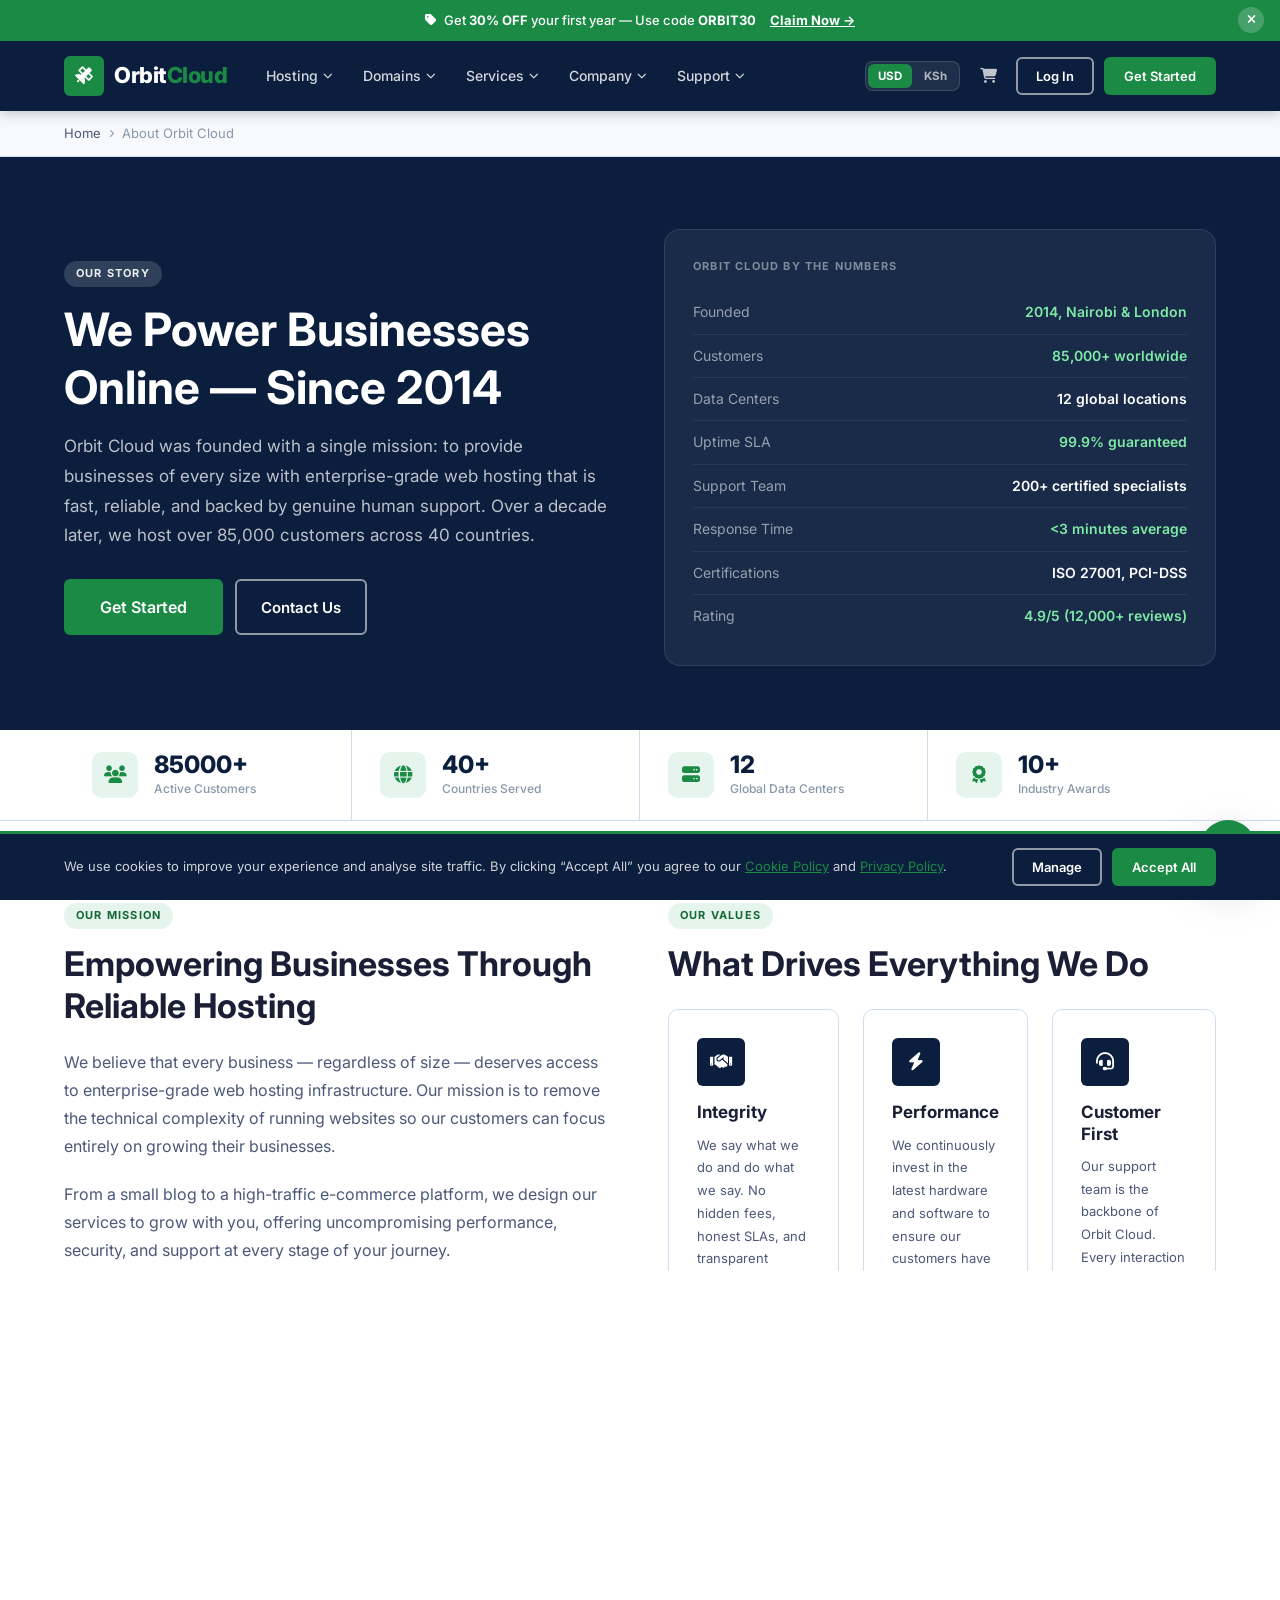
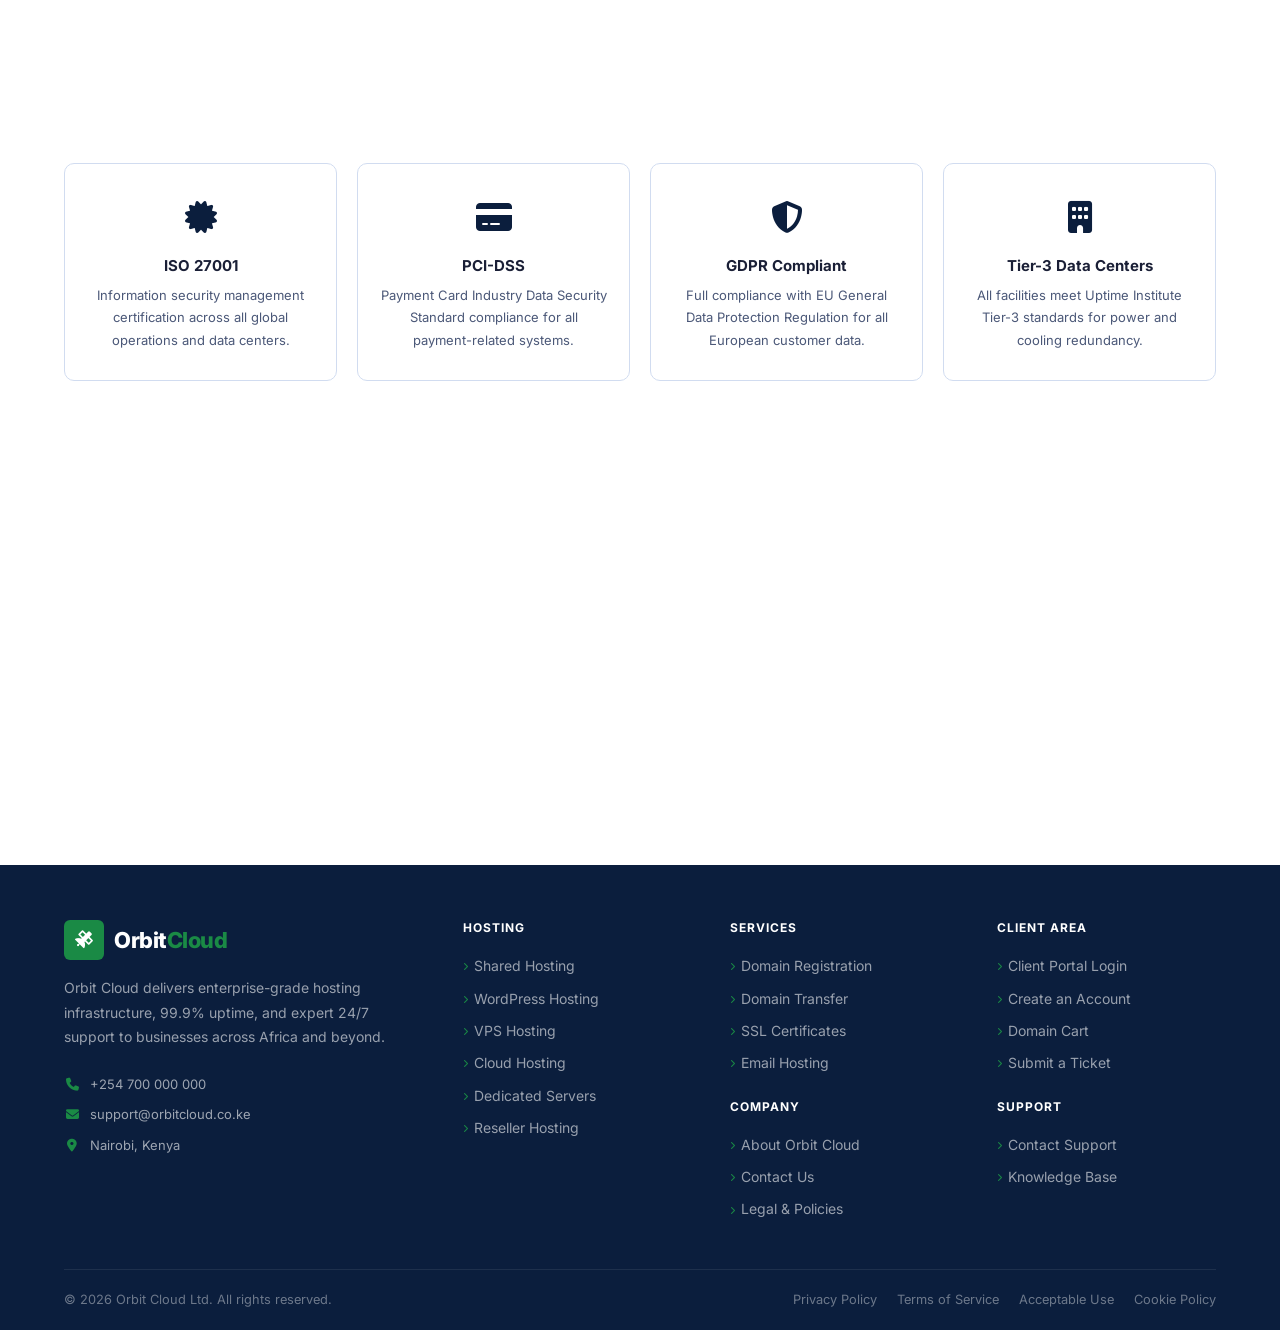
<file: about.html>
<!DOCTYPE html>
<html lang="en">
<head>
  <link rel="apple-touch-icon" sizes="180x180" href="apple-touch-icon.png" />
  <link rel="icon" type="image/png" sizes="32x32" href="favicon-32x32.png" />
  <link rel="icon" type="image/png" sizes="16x16" href="favicon-16x16.png" />
  <link rel="manifest" href="site.webmanifest" />
  <meta charset="UTF-8" /><meta name="viewport" content="width=device-width, initial-scale=1.0" />
  <title>About Orbit Cloud — Professional Web Hosting Company</title>
  <meta name="description" content="Learn about Orbit Cloud — our story, mission, team, and commitment to delivering enterprise-grade web hosting with exceptional customer support since 2014." />
  <link rel="preconnect" href="https://fonts.googleapis.com" /><link rel="preconnect" href="https://fonts.gstatic.com" crossorigin />
  <link rel="preload" href="https://fonts.googleapis.com/css2?family=Inter:wght@400;500;600;700;800;900&display=swap" as="style" onload="this.onload=null;this.rel='stylesheet'" /><noscript><link href="https://fonts.googleapis.com/css2?family=Inter:wght@400;500;600;700;800;900&display=swap" rel="stylesheet" /></noscript>
  <link rel="preload" href="https://cdnjs.cloudflare.com/ajax/libs/font-awesome/6.5.0/css/all.min.css" as="style" onload="this.onload=null;this.rel='stylesheet'" /><noscript><link rel="stylesheet" href="https://cdnjs.cloudflare.com/ajax/libs/font-awesome/6.5.0/css/all.min.css" /></noscript>
  <link rel="stylesheet" href="css/style.min.css" />
  <link rel="dns-prefetch" href="//cdnjs.cloudflare.com" />
  <meta name="robots" content="index, follow" />
  <meta name="author" content="Orbit Cloud" />
  <meta name="keywords" content="about Orbit Cloud, web hosting company, hosting provider history, Orbit Cloud team, ISO 27001 hosting" />
  <link rel="canonical" href="https://orbitcloud.co.ke/about.html" />
  <meta property="og:type" content="website" />
  <meta property="og:site_name" content="Orbit Cloud" />
  <meta property="og:title" content="About Orbit Cloud — Professional Web Hosting Company" />
  <meta property="og:description" content="Learn about Orbit Cloud — our story, mission, team, and commitment to enterprise-grade web hosting with exceptional support since 2014." />
  <meta property="og:url" content="https://orbitcloud.co.ke/about.html" />
  <meta property="og:image" content="https://orbitcloud.co.ke/images/og-image.png" />
  <meta name="twitter:card" content="summary_large_image" />
  <meta name="twitter:site" content="@orbitcloud" />
  <meta name="twitter:title" content="About Orbit Cloud" />
  <meta name="twitter:description" content="Orbit Cloud has been delivering enterprise-grade web hosting since 2014. ISO 27001, PCI-DSS, and GDPR certified." />
  <meta name="twitter:image" content="https://orbitcloud.co.ke/images/og-image.png" />
  <script type="application/ld+json">
  {
    "@context": "https://schema.org",
    "@type": "BreadcrumbList",
    "itemListElement": [
      {"@type": "ListItem", "position": 1, "name": "Home", "item": "https://orbitcloud.co.ke/"},
      {"@type": "ListItem", "position": 2, "name": "About Us"}
    ]
  }
  </script>
  <script type="application/ld+json">
  {
    "@context": "https://schema.org",
    "@type": "Organization",
    "name": "Orbit Cloud",
    "url": "https://orbitcloud.co.ke",
    "logo": "https://orbitcloud.co.ke/images/og-image.png",
    "foundingDate": "2014",
    "description": "Orbit Cloud is a professional web hosting provider delivering enterprise-grade infrastructure and 24/7 expert support since 2014.",
    "contactPoint": {"@type": "ContactPoint", "telephone": "+254-700-000-000", "contactType": "customer support", "availableLanguage": "English"},
    "address": {"@type": "PostalAddress", "addressCountry": "KE"},
    "sameAs": ["https://twitter.com/orbitcloud", "https://www.facebook.com/orbitcloud", "https://www.linkedin.com/company/orbitcloud"]
  }
  </script>
</head>
<body>

<div class="announcement-bar"><div class="container"><div class="announcement-content"><i class="fas fa-tag"></i><span>Get <strong>30% OFF</strong> your first year — Use code <strong>ORBIT30</strong></span><a href="hosting/shared.html">Claim Now &rarr;</a></div></div><button type="button" class="announcement-close" aria-label="Close announcement"><i class="fas fa-times"></i></button></div>

<header class="site-header">
  <div class="container">
    <div class="header-inner">
      <!-- Logo -->
      <a href="index.html" class="logo">
        <div class="logo-icon"><i class="fas fa-satellite"></i></div>
        <span class="logo-text">Orbit<span>Cloud</span></span>
      </a>

      <!-- Desktop Nav -->
      <nav class="main-nav" aria-label="Main navigation">
        <ul class="nav-list">
          <!-- Hosting -->
          <li class="nav-item">
            <a href="hosting/shared.html" class="nav-link">Hosting <i class="fas fa-chevron-down chevron"></i></a>
            <div class="mega-menu">
              <div>
                <div class="mega-col-title">Web Hosting</div>
                <a href="hosting/shared.html" class="mega-link">
                  <span class="mega-link-icon"><i class="fas fa-server"></i></span>
                  <span class="mega-link-text"><strong>Shared Hosting</strong><span>Perfect for beginners &amp; blogs</span></span>
                </a>
                <a href="hosting/wordpress.html" class="mega-link">
                  <span class="mega-link-icon"><i class="fab fa-wordpress"></i></span>
                  <span class="mega-link-text"><strong>WordPress Hosting</strong><span>Optimised for WordPress sites</span></span>
                </a>
                <a href="hosting/reseller.html" class="mega-link">
                  <span class="mega-link-icon"><i class="fas fa-users-cog"></i></span>
                  <span class="mega-link-text"><strong>Reseller Hosting</strong><span>Start your hosting business</span></span>
                </a>
              </div>
              <div>
                <div class="mega-col-title">Advanced Hosting</div>
                <a href="hosting/vps.html" class="mega-link">
                  <span class="mega-link-icon"><i class="fas fa-microchip"></i></span>
                  <span class="mega-link-text"><strong>VPS Hosting</strong><span>Root access &amp; dedicated resources</span></span>
                </a>
                <a href="hosting/dedicated.html" class="mega-link">
                  <span class="mega-link-icon"><i class="fas fa-database"></i></span>
                  <span class="mega-link-text"><strong>Dedicated Servers</strong><span>Full power for large applications</span></span>
                </a>
                <a href="hosting/cloud.html" class="mega-link">
                  <span class="mega-link-icon"><i class="fas fa-cloud"></i></span>
                  <span class="mega-link-text"><strong>Cloud Hosting</strong><span>Scale on demand, pay as you go</span></span>
                </a>
              </div>
              <div>
                <div class="mega-col-title">Add-On Services</div>
                <a href="ssl.html" class="mega-link">
                  <span class="mega-link-icon"><i class="fas fa-lock"></i></span>
                  <span class="mega-link-text"><strong>SSL Certificates</strong><span>Secure your site &amp; build trust</span></span>
                </a>
                <a href="email-hosting.html" class="mega-link">
                  <span class="mega-link-icon"><i class="fas fa-envelope"></i></span>
                  <span class="mega-link-text"><strong>Email Hosting</strong><span>Professional business email</span></span>
                </a>
                <a href="domains.html" class="mega-link">
                  <span class="mega-link-icon"><i class="fas fa-globe"></i></span>
                  <span class="mega-link-text"><strong>Domain Names</strong><span>Register your perfect domain</span></span>
                </a>
              </div>
            </div>
          </li>
          <!-- Domains -->
          <li class="nav-item">
            <a href="domains.html" class="nav-link">Domains <i class="fas fa-chevron-down chevron"></i></a>
            <div class="dropdown">
              <a href="domains.html"><i class="fas fa-search"></i> Register Domain</a>
              <a href="domains.html#transfer"><i class="fas fa-exchange-alt"></i> Transfer Domain</a>
              <a href="portal/cart.php"><i class="fas fa-cart-shopping"></i> Domain Cart</a>
            </div>
          </li>
          <!-- Services -->
          <li class="nav-item">
            <a href="ssl.html" class="nav-link">Services <i class="fas fa-chevron-down chevron"></i></a>
            <div class="dropdown">
              <a href="ssl.html"><i class="fas fa-lock"></i> SSL Certificates</a>
              <a href="email-hosting.html"><i class="fas fa-envelope"></i> Email Hosting</a>
              <a href="domains.html"><i class="fas fa-globe"></i> Domain Names</a>
            </div>
          </li>
          <!-- Company -->
          <li class="nav-item">
            <a href="about.html" class="nav-link">Company <i class="fas fa-chevron-down chevron"></i></a>
            <div class="dropdown">
              <a href="about.html"><i class="fas fa-building"></i> About Orbit Cloud</a>
              <a href="about.html#team"><i class="fas fa-users"></i> Our Team</a>
              <a href="legal.html"><i class="fas fa-file-shield"></i> Legal &amp; Policies</a>
            </div>
          </li>
          <!-- Support -->
          <li class="nav-item">
            <a href="contact.html" class="nav-link">Support <i class="fas fa-chevron-down chevron"></i></a>
            <div class="dropdown">
              <a href="kb/index.php"><i class="fas fa-book"></i> Knowledge Base</a>
              <a href="contact.html"><i class="fas fa-headset"></i> Contact Support</a>
              <a href="portal/tickets/add.php"><i class="fas fa-ticket-alt"></i> Submit a Ticket</a>
              <a href="portal/login.php"><i class="fas fa-right-to-bracket"></i> Client Portal</a>
            </div>
          </li>
        </ul>
      </nav>

      <!-- Header CTA -->
      <div class="header-right">
        <div class="currency-toggle" role="group" aria-label="Currency"><button type="button" data-cur="USD">USD</button><button type="button" data-cur="KES">KSh</button></div>
        <a href="portal/cart.php" class="header-cart" aria-label="Cart" title="Domain cart"><i class="fas fa-cart-shopping"></i></a>
        <a href="portal/login.php" class="btn btn-outline-white btn-sm">Log In</a>
        <a href="portal/register.php" class="btn btn-green btn-sm">Get Started</a>
      </div>

      <!-- Mobile Toggle -->
      <button type="button" class="nav-toggle" aria-label="Toggle navigation" aria-expanded="false">
        <span></span><span></span><span></span>
      </button>
    </div>
  </div>
</header>

<!-- Mobile Nav -->
<nav class="mobile-nav" aria-label="Mobile navigation">
  <ul class="mobile-nav-list">
    <li class="mobile-nav-item">
      <div class="mobile-nav-link" data-sub>Hosting <i class="fas fa-chevron-down chevron"></i></div>
      <div class="mobile-sub">
        <a href="hosting/shared.html"><i class="fas fa-server"></i> Shared Hosting</a>
        <a href="hosting/vps.html"><i class="fas fa-microchip"></i> VPS Hosting</a>
        <a href="hosting/dedicated.html"><i class="fas fa-database"></i> Dedicated Servers</a>
        <a href="hosting/cloud.html"><i class="fas fa-cloud"></i> Cloud Hosting</a>
        <a href="hosting/wordpress.html"><i class="fab fa-wordpress"></i> WordPress Hosting</a>
        <a href="hosting/reseller.html"><i class="fas fa-users-cog"></i> Reseller Hosting</a>
      </div>
    </li>
    <li class="mobile-nav-item">
      <a href="domains.html" class="mobile-nav-link">Domains</a>
    </li>
    <li class="mobile-nav-item">
      <div class="mobile-nav-link" data-sub>Services <i class="fas fa-chevron-down chevron"></i></div>
      <div class="mobile-sub">
        <a href="ssl.html"><i class="fas fa-lock"></i> SSL Certificates</a>
        <a href="email-hosting.html"><i class="fas fa-envelope"></i> Email Hosting</a>
        <a href="domains.html"><i class="fas fa-globe"></i> Domain Names</a>
      </div>
    </li>
    <li class="mobile-nav-item">
      <a href="about.html" class="mobile-nav-link">Company</a>
    </li>
    <li class="mobile-nav-item">
      <a href="contact.html" class="mobile-nav-link">Support</a>
    </li>
  </ul>
  <div class="mobile-nav-btns">
    <div class="currency-toggle-mobile" role="group" aria-label="Currency"><button type="button" data-cur="USD">USD</button><button type="button" data-cur="KES">KSh</button></div>
    <a href="portal/login.php" class="btn btn-outline-white">Log In</a>
    <a href="portal/register.php" class="btn btn-green">Get Started</a>
  </div>
</nav>

<div class="breadcrumb"><div class="container"><ol><li><a href="index.html">Home</a></li><li><i class="fas fa-chevron-right"></i></li><li>About Orbit Cloud</li></ol></div></div>

<!-- About Hero -->
<section class="page-hero"><div class="container"><div class="page-hero-inner">
  <div>
    <span class="section-tag tag-white">Our Story</span>
    <h1>We Power Businesses Online — Since 2014</h1>
    <p>Orbit Cloud was founded with a single mission: to provide businesses of every size with enterprise-grade web hosting that is fast, reliable, and backed by genuine human support. Over a decade later, we host over 85,000 customers across 40 countries.</p>
    <div class="page-hero-ctas">
      <a href="hosting/shared.html" class="btn btn-green btn-lg">Get Started</a>
      <a href="contact.html" class="btn btn-outline-white">Contact Us</a>
    </div>
  </div>
  <div><div class="hero-spec-panel">
    <div class="spec-panel-title">Orbit Cloud by the Numbers</div>
    <div class="spec-row"><span class="spec-key">Founded</span><span class="spec-val good">2014, Nairobi &amp; London</span></div>
    <div class="spec-row"><span class="spec-key">Customers</span><span class="spec-val good">85,000+ worldwide</span></div>
    <div class="spec-row"><span class="spec-key">Data Centers</span><span class="spec-val">12 global locations</span></div>
    <div class="spec-row"><span class="spec-key">Uptime SLA</span><span class="spec-val good">99.9% guaranteed</span></div>
    <div class="spec-row"><span class="spec-key">Support Team</span><span class="spec-val">200+ certified specialists</span></div>
    <div class="spec-row"><span class="spec-key">Response Time</span><span class="spec-val good">&lt;3 minutes average</span></div>
    <div class="spec-row"><span class="spec-key">Certifications</span><span class="spec-val">ISO 27001, PCI-DSS</span></div>
    <div class="spec-row"><span class="spec-key">Rating</span><span class="spec-val good">4.9/5 (12,000+ reviews)</span></div>
  </div></div>
</div></div></section>

<!-- Stats -->
<div class="stats-bar"><div class="container"><div class="stats-grid">
  <div class="stats-item"><div class="stats-icon"><i class="fas fa-users"></i></div><div><div class="stats-num"><span data-count="85000" data-suffix="+">85,000+</span></div><div class="stats-desc">Active Customers</div></div></div>
  <div class="stats-item"><div class="stats-icon"><i class="fas fa-globe"></i></div><div><div class="stats-num">40+</div><div class="stats-desc">Countries Served</div></div></div>
  <div class="stats-item"><div class="stats-icon"><i class="fas fa-server"></i></div><div><div class="stats-num">12</div><div class="stats-desc">Global Data Centers</div></div></div>
  <div class="stats-item"><div class="stats-icon"><i class="fas fa-award"></i></div><div><div class="stats-num">10+</div><div class="stats-desc">Industry Awards</div></div></div>
</div></div></div>

<!-- Mission & Vision -->
<section class="section"><div class="container">
  <div class="about-mission-grid">
    <div class="animate-in">
      <span class="section-tag">Our Mission</span>
      <h2 class="mb-20">Empowering Businesses Through Reliable Hosting</h2>
      <p class="mb-20">We believe that every business — regardless of size — deserves access to enterprise-grade web hosting infrastructure. Our mission is to remove the technical complexity of running websites so our customers can focus entirely on growing their businesses.</p>
      <p class="mb-28">From a small blog to a high-traffic e-commerce platform, we design our services to grow with you, offering uncompromising performance, security, and support at every stage of your journey.</p>
      <ul class="check-list lg">
        <li><i class="fas fa-check-circle"></i> Enterprise infrastructure accessible to everyone</li>
        <li><i class="fas fa-check-circle"></i> Transparency in pricing — no hidden fees</li>
        <li><i class="fas fa-check-circle"></i> Human support, not automated chatbots</li>
        <li><i class="fas fa-check-circle"></i> Continuous investment in performance &amp; security</li>
      </ul>
    </div>
    <div class="animate-in">
      <span class="section-tag">Our Values</span>
      <h2 class="mb-20">What Drives Everything We Do</h2>
      <div class="values-grid about-values-grid">
        <div class="value-card"><div class="value-icon"><i class="fas fa-handshake"></i></div><h4>Integrity</h4><p class="fs-sm">We say what we do and do what we say. No hidden fees, honest SLAs, and transparent communication at all times.</p></div>
        <div class="value-card"><div class="value-icon"><i class="fas fa-bolt"></i></div><h4>Performance</h4><p class="fs-sm">We continuously invest in the latest hardware and software to ensure our customers have the fastest possible hosting.</p></div>
        <div class="value-card"><div class="value-icon"><i class="fas fa-headset"></i></div><h4>Customer First</h4><p class="fs-sm">Our support team is the backbone of Orbit Cloud. Every interaction is an opportunity to exceed expectations.</p></div>
        <div class="value-card"><div class="value-icon"><i class="fas fa-leaf"></i></div><h4>Sustainability</h4><p class="fs-sm">We power our data centers with renewable energy and are committed to reducing our environmental footprint year over year.</p></div>
      </div>
    </div>
  </div>
</div></section>

<!-- Timeline -->
<section class="section section-navy"><div class="container">
  <div class="section-header animate-in"><span class="section-tag tag-white">Our Journey</span><h2 class="color-white">10 Years of Building Better Hosting</h2></div>
  <div class="milestones">
    <div class="milestone animate-in"><div class="milestone-year">2014</div><div class="milestone-title">Orbit Cloud Founded</div><div class="milestone-desc">Launched from Nairobi with 3 servers and a vision to serve African businesses with enterprise-grade hosting</div></div>
    <div class="milestone animate-in"><div class="milestone-year">2016</div><div class="milestone-title">10,000 Customers</div><div class="milestone-desc">Reached 10,000 customers and opened our London data center to serve European markets</div></div>
    <div class="milestone animate-in"><div class="milestone-year">2019</div><div class="milestone-title">VPS &amp; Dedicated Launch</div><div class="milestone-desc">Expanded beyond shared hosting to enterprise VPS and dedicated server offerings</div></div>
    <div class="milestone animate-in"><div class="milestone-year">2021</div><div class="milestone-title">Cloud Platform Launch</div><div class="milestone-desc">Launched our proprietary cloud platform with instant scaling, HA clusters, and distributed NVMe storage</div></div>
    <div class="milestone animate-in"><div class="milestone-year">2023</div><div class="milestone-title">ISO 27001 Certified</div><div class="milestone-desc">Achieved ISO 27001 information security certification across all global data center operations</div></div>
    <div class="milestone animate-in"><div class="milestone-year">2024</div><div class="milestone-title">85,000 Customers</div><div class="milestone-desc">Grew to serve 85,000+ customers across 40 countries with 12 global data center locations</div></div>
    <div class="milestone animate-in"><div class="milestone-year">2025</div><div class="milestone-title">Best Hosting Award</div><div class="milestone-desc">Recognised as Best Web Hosting Provider in East Africa for the third consecutive year</div></div>
    <div class="milestone animate-in"><div class="milestone-year">2026</div><div class="milestone-title">Next Chapter</div><div class="milestone-desc">Expanding to 3 new data center regions and launching our next-generation cloud control panel</div></div>
  </div>
</div></section>

<!-- Team -->
<section class="section" id="team"><div class="container">
  <div class="section-header animate-in"><span class="section-tag">Our Team</span><h2>Led by Hosting Experts</h2><p>Orbit Cloud is run by a team of experienced engineers, support specialists, and business professionals passionate about web hosting excellence.</p></div>
  <div class="team-grid">
    <div class="team-card animate-in"><div class="team-photo"><i class="fas fa-user-tie"></i></div><div class="team-info"><h4>Samuel Opiyo</h4><div class="role">Founder &amp; CEO</div><p>15 years in web infrastructure. Built Orbit Cloud from the ground up with a passion for accessible enterprise hosting.</p></div></div>
    <div class="team-card animate-in"><div class="team-photo"><i class="fas fa-user-cog"></i></div><div class="team-info"><h4>Dr. Amina Wanjiku</h4><div class="role">Chief Technology Officer</div><p>PhD in Distributed Systems. Oversees our global infrastructure and cloud platform development.</p></div></div>
    <div class="team-card animate-in"><div class="team-photo"><i class="fas fa-user"></i></div><div class="team-info"><h4>James Mwangi</h4><div class="role">VP of Customer Success</div><p>10+ years in technical support leadership. Ensures every customer receives world-class service.</p></div></div>
    <div class="team-card animate-in"><div class="team-photo"><i class="fas fa-user-graduate"></i></div><div class="team-info"><h4>Priya Sharma</h4><div class="role">Head of Security</div><p>Certified Information Security Manager. Protects our customers' data and leads our ISO 27001 programme.</p></div></div>
  </div>
</div></section>

<!-- Certifications -->
<section class="section section-alt"><div class="container">
  <div class="section-header animate-in"><span class="section-tag">Trust &amp; Compliance</span><h2>Certified, Compliant &amp; Trusted</h2></div>
  <div class="info-grid">
    <div class="info-card animate-in"><div class="ic-icon"><i class="fas fa-certificate"></i></div><h4>ISO 27001</h4><p>Information security management certification across all global operations and data centers.</p></div>
    <div class="info-card animate-in"><div class="ic-icon"><i class="fas fa-credit-card"></i></div><h4>PCI-DSS</h4><p>Payment Card Industry Data Security Standard compliance for all payment-related systems.</p></div>
    <div class="info-card animate-in"><div class="ic-icon"><i class="fas fa-shield-alt"></i></div><h4>GDPR Compliant</h4><p>Full compliance with EU General Data Protection Regulation for all European customer data.</p></div>
    <div class="info-card animate-in"><div class="ic-icon"><i class="fas fa-building"></i></div><h4>Tier-3 Data Centers</h4><p>All facilities meet Uptime Institute Tier-3 standards for power and cooling redundancy.</p></div>
  </div>
</div></section>

<section class="cta-banner"><div class="container"><div class="cta-inner animate-in">
  <h2>Join 85,000+ Businesses That Trust Orbit Cloud</h2>
  <p>Experience the difference that enterprise infrastructure and genuine human support makes for your online business.</p>
  <div class="cta-btns"><a href="hosting/shared.html" class="btn btn-white btn-xl">Get Started Today <i class="fas fa-arrow-right"></i></a><a href="contact.html" class="btn btn-outline-white btn-xl">Talk to Our Team</a></div>
</div></div></section>

<footer class="site-footer">
  <div class="container">
    <div class="footer-top">
      <div class="footer-brand">
        <a href="index.html" class="logo">
          <div class="logo-icon"><i class="fas fa-satellite"></i></div>
          <span class="logo-text">Orbit<span>Cloud</span></span>
        </a>
        <p>Orbit Cloud delivers enterprise-grade hosting infrastructure, 99.9% uptime, and expert 24/7 support to businesses across Africa and beyond.</p>
        <div class="footer-contacts">
          <div class="footer-contact"><i class="fas fa-phone"></i> +254 700 000 000</div>
          <div class="footer-contact"><i class="fas fa-envelope"></i> support@orbitcloud.co.ke</div>
          <div class="footer-contact"><i class="fas fa-map-marker-alt"></i> Nairobi, Kenya</div>
        </div>
      </div>
      <div class="footer-col">
        <h4>Hosting</h4>
        <div class="footer-links">
          <a href="hosting/shared.html"><i class="fas fa-chevron-right"></i> Shared Hosting</a>
          <a href="hosting/wordpress.html"><i class="fas fa-chevron-right"></i> WordPress Hosting</a>
          <a href="hosting/vps.html"><i class="fas fa-chevron-right"></i> VPS Hosting</a>
          <a href="hosting/cloud.html"><i class="fas fa-chevron-right"></i> Cloud Hosting</a>
          <a href="hosting/dedicated.html"><i class="fas fa-chevron-right"></i> Dedicated Servers</a>
          <a href="hosting/reseller.html"><i class="fas fa-chevron-right"></i> Reseller Hosting</a>
        </div>
      </div>
      <div class="footer-col">
        <h4>Services</h4>
        <div class="footer-links">
          <a href="domains.html"><i class="fas fa-chevron-right"></i> Domain Registration</a>
          <a href="domains.html#transfer"><i class="fas fa-chevron-right"></i> Domain Transfer</a>
          <a href="ssl.html"><i class="fas fa-chevron-right"></i> SSL Certificates</a>
          <a href="email-hosting.html"><i class="fas fa-chevron-right"></i> Email Hosting</a>
        </div>
        <h4 class="mt-24">Company</h4>
        <div class="footer-links">
          <a href="about.html"><i class="fas fa-chevron-right"></i> About Orbit Cloud</a>
          <a href="contact.html"><i class="fas fa-chevron-right"></i> Contact Us</a>
          <a href="legal.html"><i class="fas fa-chevron-right"></i> Legal &amp; Policies</a>
        </div>
      </div>
      <div class="footer-col">
        <h4>Client Area</h4>
        <div class="footer-links">
          <a href="portal/login.php"><i class="fas fa-chevron-right"></i> Client Portal Login</a>
          <a href="portal/register.php"><i class="fas fa-chevron-right"></i> Create an Account</a>
          <a href="portal/cart.php"><i class="fas fa-chevron-right"></i> Domain Cart</a>
          <a href="portal/tickets/add.php"><i class="fas fa-chevron-right"></i> Submit a Ticket</a>
        </div>
        <h4 class="mt-24">Support</h4>
        <div class="footer-links">
          <a href="contact.html"><i class="fas fa-chevron-right"></i> Contact Support</a>
          <a href="kb/index.php"><i class="fas fa-chevron-right"></i> Knowledge Base</a>
        </div>
      </div>
    </div>
    <div class="footer-bottom">
      <span>&copy; 2026 Orbit Cloud Ltd. All rights reserved.</span>
      <div class="footer-bottom-links">
        <a href="legal.html#privacy">Privacy Policy</a>
        <a href="legal.html#terms">Terms of Service</a>
        <a href="legal.html#aup">Acceptable Use</a>
        <a href="legal.html#cookies">Cookie Policy</a>
      </div>
    </div>
  </div>
</footer>

<script src="js/site-settings.js?v=3" defer></script><script src="js/whmcs.js?v=6" defer></script><script src="js/currency.js?v=1" defer></script><script src="js/main.min.js?v=8" defer></script>
</body>
</html>
</file>
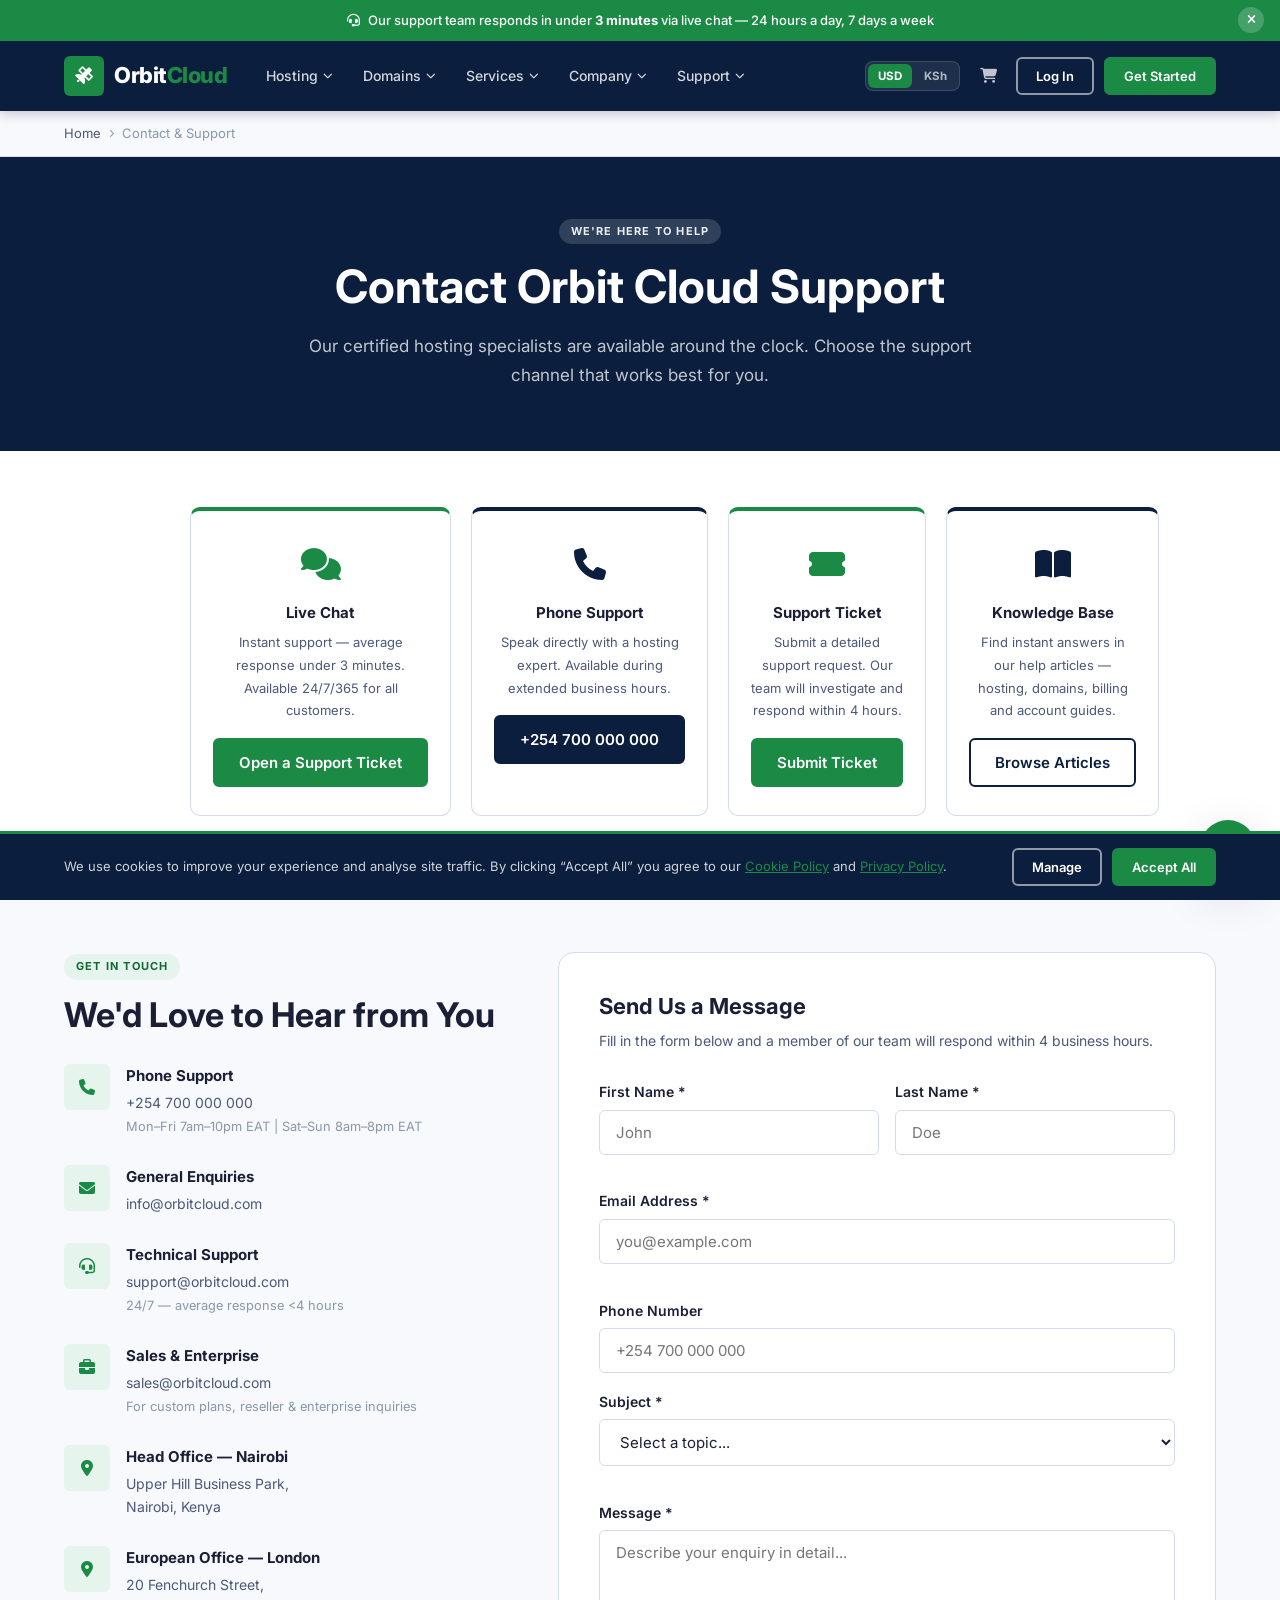
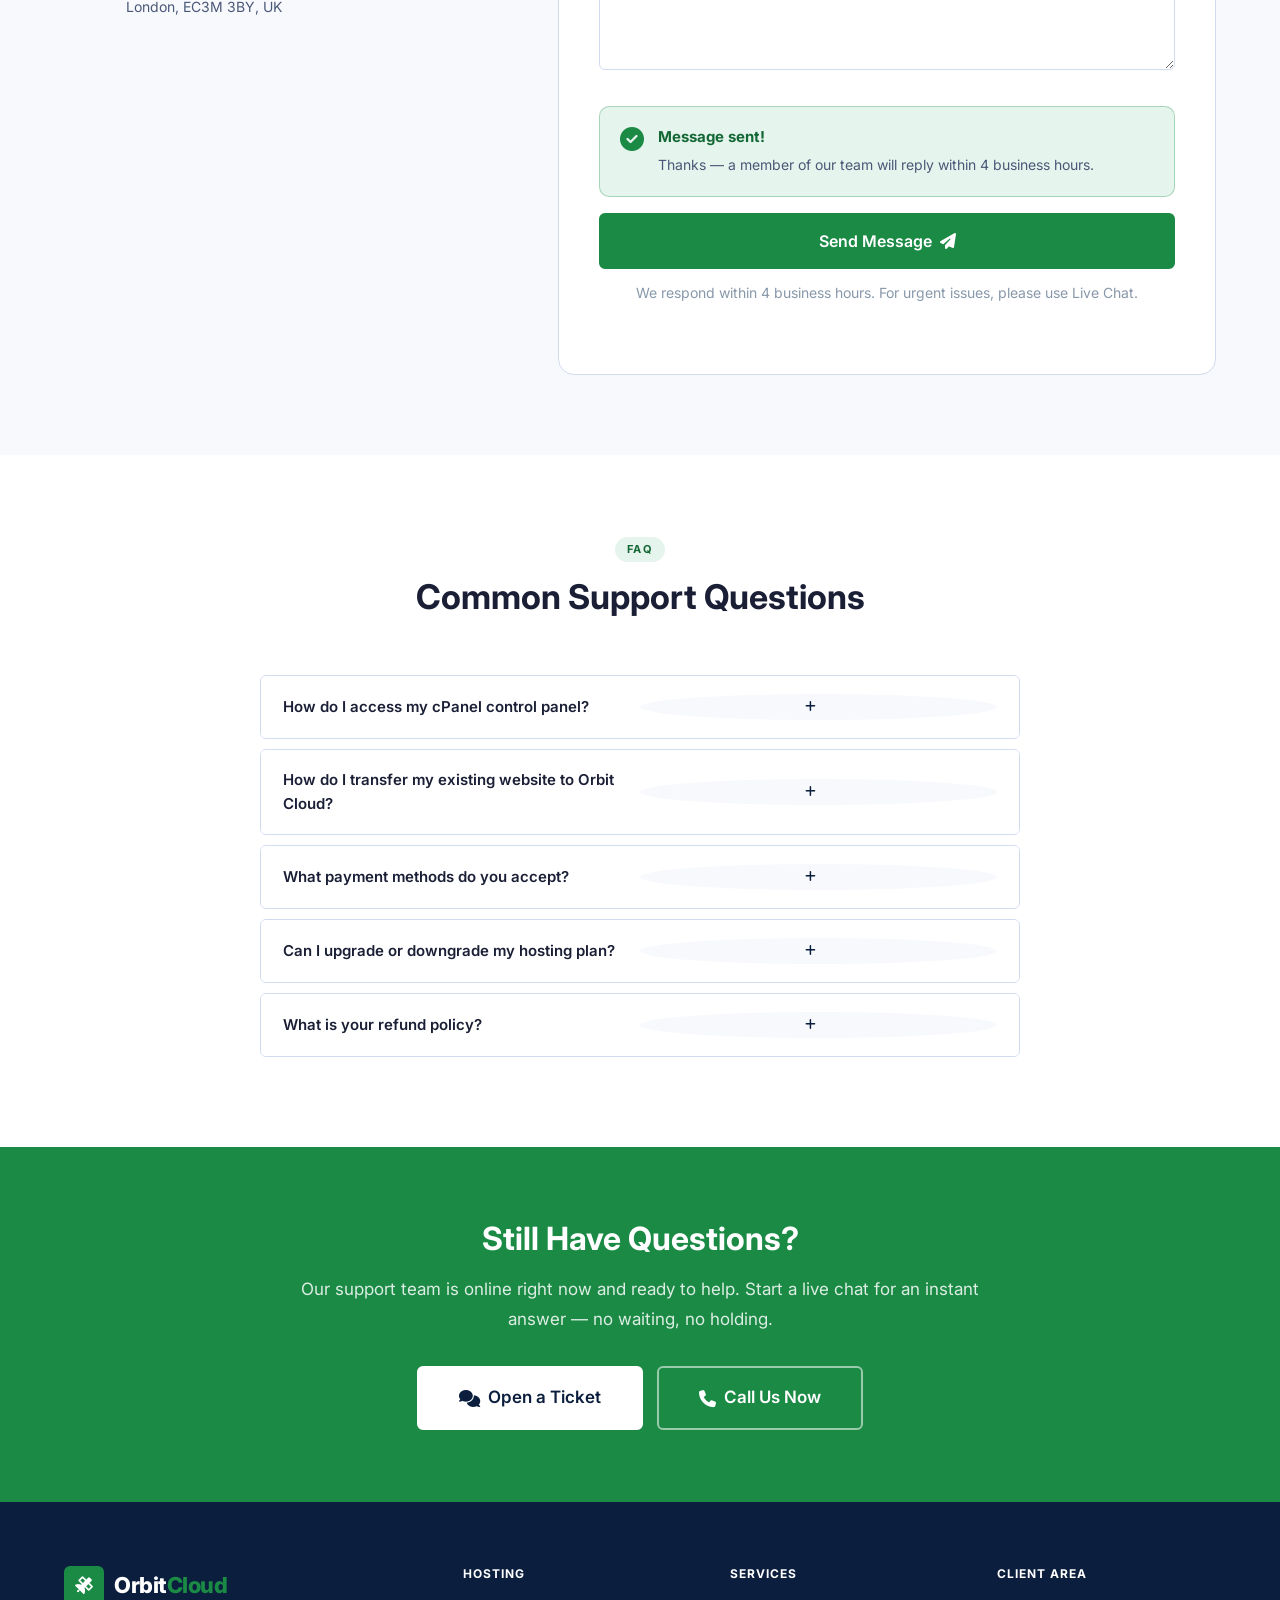
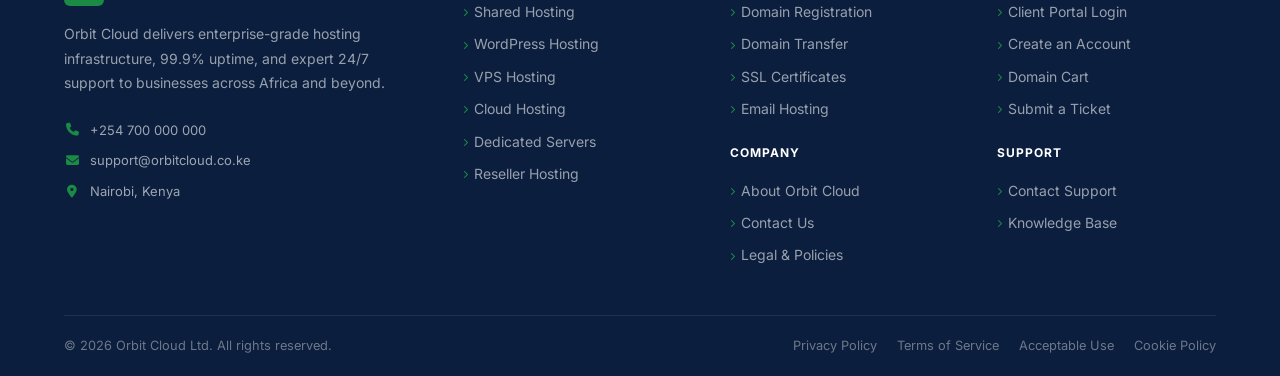
<file: contact.html>
<!DOCTYPE html>
<html lang="en">
<head>
  <link rel="apple-touch-icon" sizes="180x180" href="apple-touch-icon.png" />
  <link rel="icon" type="image/png" sizes="32x32" href="favicon-32x32.png" />
  <link rel="icon" type="image/png" sizes="16x16" href="favicon-16x16.png" />
  <link rel="manifest" href="site.webmanifest" />
  <meta charset="UTF-8" /><meta name="viewport" content="width=device-width, initial-scale=1.0" />
  <title>Contact Us — Orbit Cloud Support</title>
  <meta name="description" content="Contact Orbit Cloud support 24/7 via live chat, phone, or support ticket. Our certified hosting specialists are always ready to help." />
  <link rel="preconnect" href="https://fonts.googleapis.com" /><link rel="preconnect" href="https://fonts.gstatic.com" crossorigin />
  <link rel="preload" href="https://fonts.googleapis.com/css2?family=Inter:wght@400;500;600;700;800;900&display=swap" as="style" onload="this.onload=null;this.rel='stylesheet'" /><noscript><link href="https://fonts.googleapis.com/css2?family=Inter:wght@400;500;600;700;800;900&display=swap" rel="stylesheet" /></noscript>
  <link rel="preload" href="https://cdnjs.cloudflare.com/ajax/libs/font-awesome/6.5.0/css/all.min.css" as="style" onload="this.onload=null;this.rel='stylesheet'" /><noscript><link rel="stylesheet" href="https://cdnjs.cloudflare.com/ajax/libs/font-awesome/6.5.0/css/all.min.css" /></noscript>
  <link rel="stylesheet" href="css/style.min.css" />
  <link rel="dns-prefetch" href="//cdnjs.cloudflare.com" />
  <meta name="robots" content="index, follow" />
  <meta name="author" content="Orbit Cloud" />
  <meta name="keywords" content="contact Orbit Cloud, hosting support, 24/7 hosting help, live chat support, hosting ticket" />
  <link rel="canonical" href="https://orbitcloud.co.ke/contact.html" />
  <meta property="og:type" content="website" />
  <meta property="og:site_name" content="Orbit Cloud" />
  <meta property="og:title" content="Contact Us — Orbit Cloud Support" />
  <meta property="og:description" content="Contact Orbit Cloud 24/7 via live chat, phone, or support ticket. Our certified hosting specialists respond in under 3 minutes." />
  <meta property="og:url" content="https://orbitcloud.co.ke/contact.html" />
  <meta property="og:image" content="https://orbitcloud.co.ke/images/og-image.png" />
  <meta name="twitter:card" content="summary_large_image" />
  <meta name="twitter:site" content="@orbitcloud" />
  <meta name="twitter:title" content="Contact Orbit Cloud Support" />
  <meta name="twitter:description" content="24/7 expert hosting support via live chat, phone, or ticket. Average response under 3 minutes." />
  <meta name="twitter:image" content="https://orbitcloud.co.ke/images/og-image.png" />
  <script type="application/ld+json">
  {
    "@context": "https://schema.org",
    "@type": "BreadcrumbList",
    "itemListElement": [
      {"@type": "ListItem", "position": 1, "name": "Home", "item": "https://orbitcloud.co.ke/"},
      {"@type": "ListItem", "position": 2, "name": "Contact Us"}
    ]
  }
  </script>
  <script type="application/ld+json">
  {
    "@context": "https://schema.org",
    "@type": "LocalBusiness",
    "name": "Orbit Cloud",
    "url": "https://orbitcloud.co.ke",
    "telephone": "+254-700-000-000",
    "email": "support@orbitcloud.com",
    "address": {"@type": "PostalAddress", "addressCountry": "KE"},
    "openingHours": "Mo-Su 00:00-24:00",
    "contactPoint": [
      {"@type": "ContactPoint", "contactType": "customer support", "telephone": "+254-700-000-000", "availableLanguage": "English", "contactOption": "TollFree"},
      {"@type": "ContactPoint", "contactType": "technical support", "email": "support@orbitcloud.com", "availableLanguage": "English"}
    ]
  }
  </script>
  <script type="application/ld+json">
  {
    "@context": "https://schema.org",
    "@type": "FAQPage",
    "mainEntity": [
      {"@type": "Question", "name": "How do I access my cPanel control panel?", "acceptedAnswer": {"@type": "Answer", "text": "You can access cPanel directly at yourdomain.com/cpanel or through the link in your welcome email. Log in with the credentials in your hosting account confirmation email. You can also find the cPanel link in your Orbit Cloud client area under My Hosting then Manage."}},
      {"@type": "Question", "name": "How do I transfer my existing website to Orbit Cloud?", "acceptedAnswer": {"@type": "Answer", "text": "We offer free website migration for all new customers. Open a support ticket after purchasing your hosting plan, and our migration team will move your website, databases, emails, and DNS settings to Orbit Cloud with zero downtime. Most migrations complete within 24 hours."}},
      {"@type": "Question", "name": "What payment methods do you accept?", "acceptedAnswer": {"@type": "Answer", "text": "We accept Visa, Mastercard, American Express, PayPal, and M-Pesa (for Kenyan customers). All payment pages are secured with SSL encryption. Invoices are in USD by default, with KES and GBP available on request."}},
      {"@type": "Question", "name": "Can I upgrade or downgrade my hosting plan?", "acceptedAnswer": {"@type": "Answer", "text": "Yes. You can upgrade your plan at any time from your client area with no downtime. Upgrades are effective immediately and you will be charged only the pro-rated difference. Downgrades take effect at the next billing cycle."}},
      {"@type": "Question", "name": "What is your refund policy?", "acceptedAnswer": {"@type": "Answer", "text": "All hosting plans include a 30-day money-back guarantee. If you are not satisfied within the first 30 days, contact our billing team for a full refund — no questions asked. Domain registration fees are non-refundable."}}
    ]
  }
  </script>
</head>
<body>

<div class="announcement-bar"><div class="container"><div class="announcement-content"><i class="fas fa-headset"></i><span>Our support team responds in under <strong>3 minutes</strong> via live chat — 24 hours a day, 7 days a week</span></div></div><button type="button" class="announcement-close" aria-label="Close announcement"><i class="fas fa-times"></i></button></div>

<header class="site-header">
  <div class="container">
    <div class="header-inner">
      <!-- Logo -->
      <a href="index.html" class="logo">
        <div class="logo-icon"><i class="fas fa-satellite"></i></div>
        <span class="logo-text">Orbit<span>Cloud</span></span>
      </a>

      <!-- Desktop Nav -->
      <nav class="main-nav" aria-label="Main navigation">
        <ul class="nav-list">
          <!-- Hosting -->
          <li class="nav-item">
            <a href="hosting/shared.html" class="nav-link">Hosting <i class="fas fa-chevron-down chevron"></i></a>
            <div class="mega-menu">
              <div>
                <div class="mega-col-title">Web Hosting</div>
                <a href="hosting/shared.html" class="mega-link">
                  <span class="mega-link-icon"><i class="fas fa-server"></i></span>
                  <span class="mega-link-text"><strong>Shared Hosting</strong><span>Perfect for beginners &amp; blogs</span></span>
                </a>
                <a href="hosting/wordpress.html" class="mega-link">
                  <span class="mega-link-icon"><i class="fab fa-wordpress"></i></span>
                  <span class="mega-link-text"><strong>WordPress Hosting</strong><span>Optimised for WordPress sites</span></span>
                </a>
                <a href="hosting/reseller.html" class="mega-link">
                  <span class="mega-link-icon"><i class="fas fa-users-cog"></i></span>
                  <span class="mega-link-text"><strong>Reseller Hosting</strong><span>Start your hosting business</span></span>
                </a>
              </div>
              <div>
                <div class="mega-col-title">Advanced Hosting</div>
                <a href="hosting/vps.html" class="mega-link">
                  <span class="mega-link-icon"><i class="fas fa-microchip"></i></span>
                  <span class="mega-link-text"><strong>VPS Hosting</strong><span>Root access &amp; dedicated resources</span></span>
                </a>
                <a href="hosting/dedicated.html" class="mega-link">
                  <span class="mega-link-icon"><i class="fas fa-database"></i></span>
                  <span class="mega-link-text"><strong>Dedicated Servers</strong><span>Full power for large applications</span></span>
                </a>
                <a href="hosting/cloud.html" class="mega-link">
                  <span class="mega-link-icon"><i class="fas fa-cloud"></i></span>
                  <span class="mega-link-text"><strong>Cloud Hosting</strong><span>Scale on demand, pay as you go</span></span>
                </a>
              </div>
              <div>
                <div class="mega-col-title">Add-On Services</div>
                <a href="ssl.html" class="mega-link">
                  <span class="mega-link-icon"><i class="fas fa-lock"></i></span>
                  <span class="mega-link-text"><strong>SSL Certificates</strong><span>Secure your site &amp; build trust</span></span>
                </a>
                <a href="email-hosting.html" class="mega-link">
                  <span class="mega-link-icon"><i class="fas fa-envelope"></i></span>
                  <span class="mega-link-text"><strong>Email Hosting</strong><span>Professional business email</span></span>
                </a>
                <a href="domains.html" class="mega-link">
                  <span class="mega-link-icon"><i class="fas fa-globe"></i></span>
                  <span class="mega-link-text"><strong>Domain Names</strong><span>Register your perfect domain</span></span>
                </a>
              </div>
            </div>
          </li>
          <!-- Domains -->
          <li class="nav-item">
            <a href="domains.html" class="nav-link">Domains <i class="fas fa-chevron-down chevron"></i></a>
            <div class="dropdown">
              <a href="domains.html"><i class="fas fa-search"></i> Register Domain</a>
              <a href="domains.html#transfer"><i class="fas fa-exchange-alt"></i> Transfer Domain</a>
              <a href="portal/cart.php"><i class="fas fa-cart-shopping"></i> Domain Cart</a>
            </div>
          </li>
          <!-- Services -->
          <li class="nav-item">
            <a href="ssl.html" class="nav-link">Services <i class="fas fa-chevron-down chevron"></i></a>
            <div class="dropdown">
              <a href="ssl.html"><i class="fas fa-lock"></i> SSL Certificates</a>
              <a href="email-hosting.html"><i class="fas fa-envelope"></i> Email Hosting</a>
              <a href="domains.html"><i class="fas fa-globe"></i> Domain Names</a>
            </div>
          </li>
          <!-- Company -->
          <li class="nav-item">
            <a href="about.html" class="nav-link">Company <i class="fas fa-chevron-down chevron"></i></a>
            <div class="dropdown">
              <a href="about.html"><i class="fas fa-building"></i> About Orbit Cloud</a>
              <a href="about.html#team"><i class="fas fa-users"></i> Our Team</a>
              <a href="legal.html"><i class="fas fa-file-shield"></i> Legal &amp; Policies</a>
            </div>
          </li>
          <!-- Support -->
          <li class="nav-item">
            <a href="contact.html" class="nav-link">Support <i class="fas fa-chevron-down chevron"></i></a>
            <div class="dropdown">
              <a href="kb/index.php"><i class="fas fa-book"></i> Knowledge Base</a>
              <a href="contact.html"><i class="fas fa-headset"></i> Contact Support</a>
              <a href="portal/tickets/add.php"><i class="fas fa-ticket-alt"></i> Submit a Ticket</a>
              <a href="portal/login.php"><i class="fas fa-right-to-bracket"></i> Client Portal</a>
            </div>
          </li>
        </ul>
      </nav>

      <!-- Header CTA -->
      <div class="header-right">
        <div class="currency-toggle" role="group" aria-label="Currency"><button type="button" data-cur="USD">USD</button><button type="button" data-cur="KES">KSh</button></div>
        <a href="portal/cart.php" class="header-cart" aria-label="Cart" title="Domain cart"><i class="fas fa-cart-shopping"></i></a>
        <a href="portal/login.php" class="btn btn-outline-white btn-sm">Log In</a>
        <a href="portal/register.php" class="btn btn-green btn-sm">Get Started</a>
      </div>

      <!-- Mobile Toggle -->
      <button type="button" class="nav-toggle" aria-label="Toggle navigation" aria-expanded="false">
        <span></span><span></span><span></span>
      </button>
    </div>
  </div>
</header>

<!-- Mobile Nav -->
<nav class="mobile-nav" aria-label="Mobile navigation">
  <ul class="mobile-nav-list">
    <li class="mobile-nav-item">
      <div class="mobile-nav-link" data-sub>Hosting <i class="fas fa-chevron-down chevron"></i></div>
      <div class="mobile-sub">
        <a href="hosting/shared.html"><i class="fas fa-server"></i> Shared Hosting</a>
        <a href="hosting/vps.html"><i class="fas fa-microchip"></i> VPS Hosting</a>
        <a href="hosting/dedicated.html"><i class="fas fa-database"></i> Dedicated Servers</a>
        <a href="hosting/cloud.html"><i class="fas fa-cloud"></i> Cloud Hosting</a>
        <a href="hosting/wordpress.html"><i class="fab fa-wordpress"></i> WordPress Hosting</a>
        <a href="hosting/reseller.html"><i class="fas fa-users-cog"></i> Reseller Hosting</a>
      </div>
    </li>
    <li class="mobile-nav-item">
      <a href="domains.html" class="mobile-nav-link">Domains</a>
    </li>
    <li class="mobile-nav-item">
      <div class="mobile-nav-link" data-sub>Services <i class="fas fa-chevron-down chevron"></i></div>
      <div class="mobile-sub">
        <a href="ssl.html"><i class="fas fa-lock"></i> SSL Certificates</a>
        <a href="email-hosting.html"><i class="fas fa-envelope"></i> Email Hosting</a>
        <a href="domains.html"><i class="fas fa-globe"></i> Domain Names</a>
      </div>
    </li>
    <li class="mobile-nav-item">
      <a href="about.html" class="mobile-nav-link">Company</a>
    </li>
    <li class="mobile-nav-item">
      <a href="contact.html" class="mobile-nav-link">Support</a>
    </li>
  </ul>
  <div class="mobile-nav-btns">
    <div class="currency-toggle-mobile" role="group" aria-label="Currency"><button type="button" data-cur="USD">USD</button><button type="button" data-cur="KES">KSh</button></div>
    <a href="portal/login.php" class="btn btn-outline-white">Log In</a>
    <a href="portal/register.php" class="btn btn-green">Get Started</a>
  </div>
</nav>

<div class="breadcrumb"><div class="container"><ol><li><a href="index.html">Home</a></li><li><i class="fas fa-chevron-right"></i></li><li>Contact &amp; Support</li></ol></div></div>

<!-- Contact Hero -->
<section class="page-hero page-hero-contact"><div class="container"><div class="page-hero-contact-inner">
  <span class="section-tag tag-white">We're Here to Help</span>
  <h1 data-field="hero-heading">Contact Orbit Cloud Support</h1>
  <p data-field="hero-subtext">Our certified hosting specialists are available around the clock. Choose the support channel that works best for you.</p>
</div></div></section>

<!-- Support Channels -->
<section class="section-sm"><div class="container">
  <div class="info-grid info-grid-narrow">
    <div class="info-card border-top-green animate-in">
      <div class="ic-icon"><i class="fas fa-comments text-green"></i></div>
      <h4>Live Chat</h4>
      <p>Instant support — average response under 3 minutes. Available 24/7/365 for all customers.</p>
      <a href="portal/tickets/add.php" class="btn btn-green btn-block mt-4">Open a Support Ticket</a>
    </div>
    <div class="info-card border-top-navy animate-in">
      <div class="ic-icon"><i class="fas fa-phone text-navy"></i></div>
      <h4>Phone Support</h4>
      <p>Speak directly with a hosting expert. Available during extended business hours.</p>
      <a href="tel:+254700000000" class="btn btn-navy btn-block mt-4">+254 700 000 000</a>
    </div>
    <div class="info-card border-top-green animate-in">
      <div class="ic-icon"><i class="fas fa-ticket-alt text-green"></i></div>
      <h4>Support Ticket</h4>
      <p>Submit a detailed support request. Our team will investigate and respond within 4 hours.</p>
      <a href="portal/tickets/add.php" class="btn btn-green btn-block mt-4">Submit Ticket</a>
    </div>
    <div class="info-card border-top-navy animate-in">
      <div class="ic-icon"><i class="fas fa-book-open text-navy"></i></div>
      <h4>Knowledge Base</h4>
      <p>Find instant answers in our help articles — hosting, domains, billing and account guides.</p>
      <a href="kb/index.php" class="btn btn-outline-navy btn-block mt-4">Browse Articles</a>
    </div>
  </div>
</div></section>

<!-- Contact Form + Info -->
<section class="section section-alt"><div class="container">
  <div class="contact-wrap">
    <!-- Contact Info -->
    <div class="animate-in">
      <span class="section-tag">Get in Touch</span>
      <h2 class="mb-28">We'd Love to Hear from You</h2>
      <div class="contact-info-card">
        <div class="ci-icon"><i class="fas fa-phone"></i></div>
        <div><div class="ci-title">Phone Support</div><div class="ci-val"><span data-field="phone">+254 700 000 000</span><br><span class="fs-xs text-muted">Mon–Fri 7am–10pm EAT | Sat–Sun 8am–8pm EAT</span></div></div>
      </div>
      <div class="contact-info-card">
        <div class="ci-icon"><i class="fas fa-envelope"></i></div>
        <div><div class="ci-title">General Enquiries</div><div class="ci-val" data-field="general-email">info@orbitcloud.com</div></div>
      </div>
      <div class="contact-info-card">
        <div class="ci-icon"><i class="fas fa-headset"></i></div>
        <div><div class="ci-title">Technical Support</div><div class="ci-val"><span data-field="support-email">support@orbitcloud.com</span><br><span class="fs-xs text-muted">24/7 — average response &lt;4 hours</span></div></div>
      </div>
      <div class="contact-info-card">
        <div class="ci-icon"><i class="fas fa-briefcase"></i></div>
        <div><div class="ci-title">Sales &amp; Enterprise</div><div class="ci-val"><span data-field="sales-email">sales@orbitcloud.com</span><br><span class="fs-xs text-muted">For custom plans, reseller &amp; enterprise inquiries</span></div></div>
      </div>
      <div class="contact-info-card">
        <div class="ci-icon"><i class="fas fa-map-marker-alt"></i></div>
        <div><div class="ci-title" data-field="office1-title">Head Office — Nairobi</div><div class="ci-val" data-field="office1-address">Upper Hill Business Park,<br>Nairobi, Kenya</div></div>
      </div>
      <div class="contact-info-card" data-card="office2">
        <div class="ci-icon"><i class="fas fa-map-marker-alt"></i></div>
        <div><div class="ci-title" data-field="office2-title">European Office — London</div><div class="ci-val" data-field="office2-address">20 Fenchurch Street,<br>London, EC3M 3BY, UK</div></div>
      </div>
    </div>

    <!-- Contact Form -->
    <div class="animate-in">
      <div class="contact-form-card">
        <h3>Send Us a Message</h3>
        <p>Fill in the form below and a member of our team will respond within 4 business hours.</p>
        <form id="contactForm" novalidate>
          <input type="text" name="website" id="cf-website" autocomplete="off" tabindex="-1" class="honeypot" aria-hidden="true" />
          <div class="form-row">
            <div class="form-group">
              <label class="form-label" for="cf-first">First Name *</label>
              <input id="cf-first" type="text" class="form-input" placeholder="John" autocomplete="given-name" />
              <span class="form-error" id="cf-first-err"></span>
            </div>
            <div class="form-group">
              <label class="form-label" for="cf-last">Last Name *</label>
              <input id="cf-last" type="text" class="form-input" placeholder="Doe" autocomplete="family-name" />
              <span class="form-error" id="cf-last-err"></span>
            </div>
          </div>
          <div class="form-group">
            <label class="form-label" for="cf-email">Email Address *</label>
            <input id="cf-email" type="email" class="form-input" placeholder="you@example.com" autocomplete="email" />
            <span class="form-error" id="cf-email-err"></span>
          </div>
          <div class="form-group">
            <label class="form-label" for="cf-phone">Phone Number</label>
            <input id="cf-phone" type="tel" class="form-input" placeholder="+254 700 000 000" autocomplete="tel" />
          </div>
          <div class="form-group">
            <label class="form-label" for="cf-subject">Subject *</label>
            <select id="cf-subject" class="form-select">
              <option value="">Select a topic...</option>
              <option>Sales &amp; New Account</option>
              <option>Technical Support</option>
              <option>Billing &amp; Payments</option>
              <option>Domain Services</option>
              <option>Reseller Enquiry</option>
              <option>Enterprise / Custom Quote</option>
              <option>Other</option>
            </select>
            <span class="form-error" id="cf-subject-err"></span>
          </div>
          <div class="form-group">
            <label class="form-label" for="cf-message">Message *</label>
            <textarea id="cf-message" class="form-textarea form-textarea-lg" placeholder="Describe your enquiry in detail..."></textarea>
            <span class="form-error" id="cf-message-err"></span>
          </div>
          <div id="cf-success" class="form-success" hidden>
            <i class="fas fa-check-circle"></i>
            <div><strong>Message sent!</strong><p>Thanks — a member of our team will reply within 4 business hours.</p></div>
          </div>
          <button type="submit" id="cf-submit" class="btn btn-green btn-lg btn-block">Send Message <i class="fas fa-paper-plane"></i></button>
          <p class="contact-form-note">We respond within 4 business hours. For urgent issues, please use Live Chat.</p>
        </form>
      </div>
    </div>
  </div>
</div></section>

<!-- FAQ -->
<section class="section"><div class="container">
  <div class="section-header animate-in"><span class="section-tag">FAQ</span><h2>Common Support Questions</h2></div>
  <div class="faq-wrap">
    <div class="faq-item animate-in"><div class="faq-q"><span>How do I access my cPanel control panel?</span><span class="faq-toggle"><i class="fas fa-plus"></i></span></div><div class="faq-a"><div class="faq-a-inner">You can access cPanel directly at yourdomain.com/cpanel or through the link in your welcome email. Log in with the username and password provided in your hosting account confirmation email. You can also find the cPanel login link in your Orbit Cloud client area under "My Hosting" → "Manage."</div></div></div>
    <div class="faq-item animate-in"><div class="faq-q"><span>How do I transfer my existing website to Orbit Cloud?</span><span class="faq-toggle"><i class="fas fa-plus"></i></span></div><div class="faq-a"><div class="faq-a-inner">We offer free website migration for all new customers. Simply open a support ticket after purchasing your hosting plan, and our migration team will move your website, databases, emails, and DNS settings to Orbit Cloud with zero downtime. Most migrations are completed within 24 hours.</div></div></div>
    <div class="faq-item animate-in"><div class="faq-q"><span>What payment methods do you accept?</span><span class="faq-toggle"><i class="fas fa-plus"></i></span></div><div class="faq-a"><div class="faq-a-inner">We accept Visa, Mastercard, American Express, PayPal, and M-Pesa (for Kenyan customers). All payment pages are secured with SSL encryption. Invoices are issued in USD by default, with KES and GBP available on request for customers in Kenya and the UK respectively.</div></div></div>
    <div class="faq-item animate-in"><div class="faq-q"><span>Can I upgrade or downgrade my hosting plan?</span><span class="faq-toggle"><i class="fas fa-plus"></i></span></div><div class="faq-a"><div class="faq-a-inner">Yes. You can upgrade your plan at any time from your client area with no downtime. Upgrades are effective immediately and you'll be charged only the pro-rated difference. Downgrades take effect at the next billing cycle. Our support team can assist if you need help deciding which plan is right for you.</div></div></div>
    <div class="faq-item animate-in"><div class="faq-q"><span>What is your refund policy?</span><span class="faq-toggle"><i class="fas fa-plus"></i></span></div><div class="faq-a"><div class="faq-a-inner">All hosting plans include a 30-day money-back guarantee. If you're not satisfied within the first 30 days, contact our billing team for a full refund — no questions asked. Domain registration fees are non-refundable. After the 30-day window, refunds are not issued for unused portions of subscription terms.</div></div></div>
  </div>
</div></section>

<section class="cta-banner"><div class="container"><div class="cta-inner animate-in">
  <h2>Still Have Questions?</h2>
  <p>Our support team is online right now and ready to help. Start a live chat for an instant answer — no waiting, no holding.</p>
  <div class="cta-btns"><a href="portal/tickets/add.php" class="btn btn-white btn-xl"><i class="fas fa-comments"></i> Open a Ticket</a><a href="tel:+254700000000" class="btn btn-outline-white btn-xl"><i class="fas fa-phone"></i> Call Us Now</a></div>
</div></div></section>

<footer class="site-footer">
  <div class="container">
    <div class="footer-top">
      <div class="footer-brand">
        <a href="index.html" class="logo">
          <div class="logo-icon"><i class="fas fa-satellite"></i></div>
          <span class="logo-text">Orbit<span>Cloud</span></span>
        </a>
        <p>Orbit Cloud delivers enterprise-grade hosting infrastructure, 99.9% uptime, and expert 24/7 support to businesses across Africa and beyond.</p>
        <div class="footer-contacts">
          <div class="footer-contact"><i class="fas fa-phone"></i> +254 700 000 000</div>
          <div class="footer-contact"><i class="fas fa-envelope"></i> support@orbitcloud.co.ke</div>
          <div class="footer-contact"><i class="fas fa-map-marker-alt"></i> Nairobi, Kenya</div>
        </div>
      </div>
      <div class="footer-col">
        <h4>Hosting</h4>
        <div class="footer-links">
          <a href="hosting/shared.html"><i class="fas fa-chevron-right"></i> Shared Hosting</a>
          <a href="hosting/wordpress.html"><i class="fas fa-chevron-right"></i> WordPress Hosting</a>
          <a href="hosting/vps.html"><i class="fas fa-chevron-right"></i> VPS Hosting</a>
          <a href="hosting/cloud.html"><i class="fas fa-chevron-right"></i> Cloud Hosting</a>
          <a href="hosting/dedicated.html"><i class="fas fa-chevron-right"></i> Dedicated Servers</a>
          <a href="hosting/reseller.html"><i class="fas fa-chevron-right"></i> Reseller Hosting</a>
        </div>
      </div>
      <div class="footer-col">
        <h4>Services</h4>
        <div class="footer-links">
          <a href="domains.html"><i class="fas fa-chevron-right"></i> Domain Registration</a>
          <a href="domains.html#transfer"><i class="fas fa-chevron-right"></i> Domain Transfer</a>
          <a href="ssl.html"><i class="fas fa-chevron-right"></i> SSL Certificates</a>
          <a href="email-hosting.html"><i class="fas fa-chevron-right"></i> Email Hosting</a>
        </div>
        <h4 class="mt-24">Company</h4>
        <div class="footer-links">
          <a href="about.html"><i class="fas fa-chevron-right"></i> About Orbit Cloud</a>
          <a href="contact.html"><i class="fas fa-chevron-right"></i> Contact Us</a>
          <a href="legal.html"><i class="fas fa-chevron-right"></i> Legal &amp; Policies</a>
        </div>
      </div>
      <div class="footer-col">
        <h4>Client Area</h4>
        <div class="footer-links">
          <a href="portal/login.php"><i class="fas fa-chevron-right"></i> Client Portal Login</a>
          <a href="portal/register.php"><i class="fas fa-chevron-right"></i> Create an Account</a>
          <a href="portal/cart.php"><i class="fas fa-chevron-right"></i> Domain Cart</a>
          <a href="portal/tickets/add.php"><i class="fas fa-chevron-right"></i> Submit a Ticket</a>
        </div>
        <h4 class="mt-24">Support</h4>
        <div class="footer-links">
          <a href="contact.html"><i class="fas fa-chevron-right"></i> Contact Support</a>
          <a href="kb/index.php"><i class="fas fa-chevron-right"></i> Knowledge Base</a>
        </div>
      </div>
    </div>
    <div class="footer-bottom">
      <span>&copy; 2026 Orbit Cloud Ltd. All rights reserved.</span>
      <div class="footer-bottom-links">
        <a href="legal.html#privacy">Privacy Policy</a>
        <a href="legal.html#terms">Terms of Service</a>
        <a href="legal.html#aup">Acceptable Use</a>
        <a href="legal.html#cookies">Cookie Policy</a>
      </div>
    </div>
  </div>
</footer>

<script src="js/site-settings.js?v=3" defer></script><script src="js/whmcs.js?v=6" defer></script><script src="js/currency.js?v=1" defer></script><script src="js/main.min.js?v=8" defer></script>
</body>
</html>
</file>
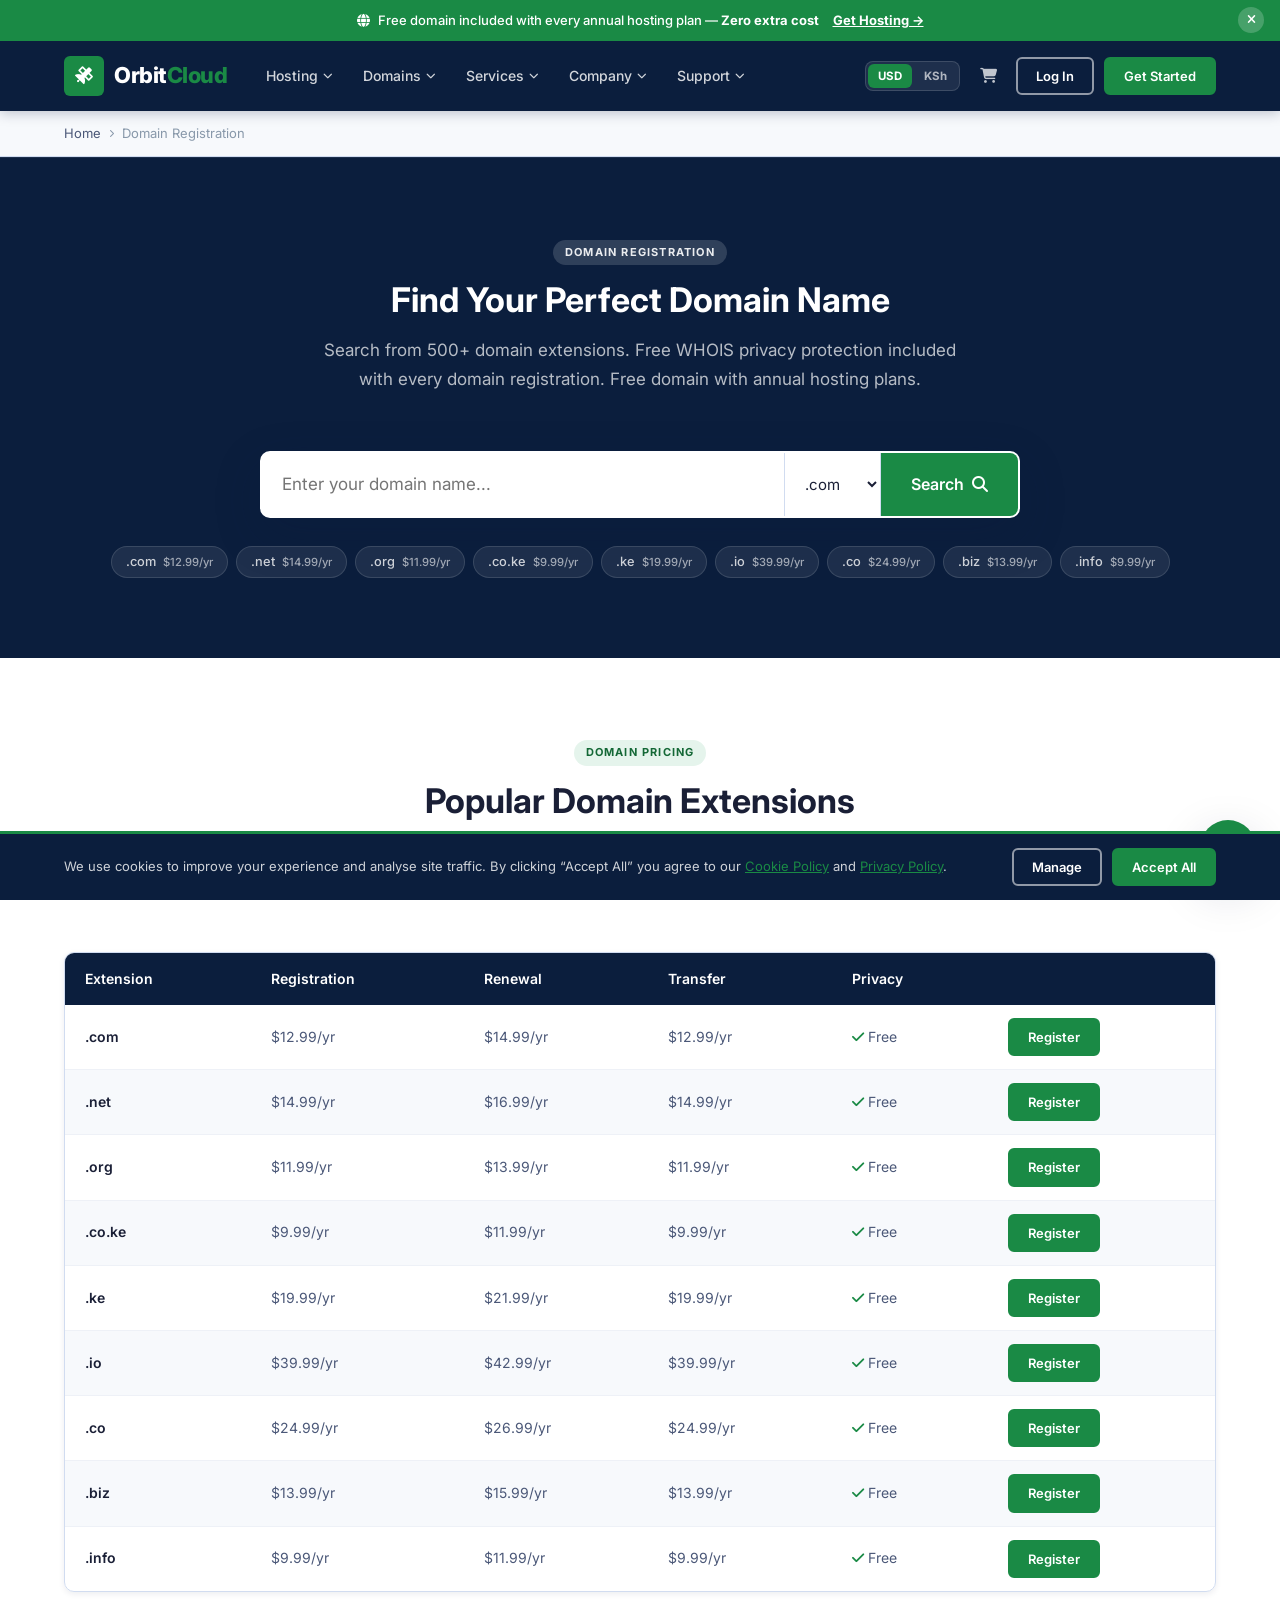
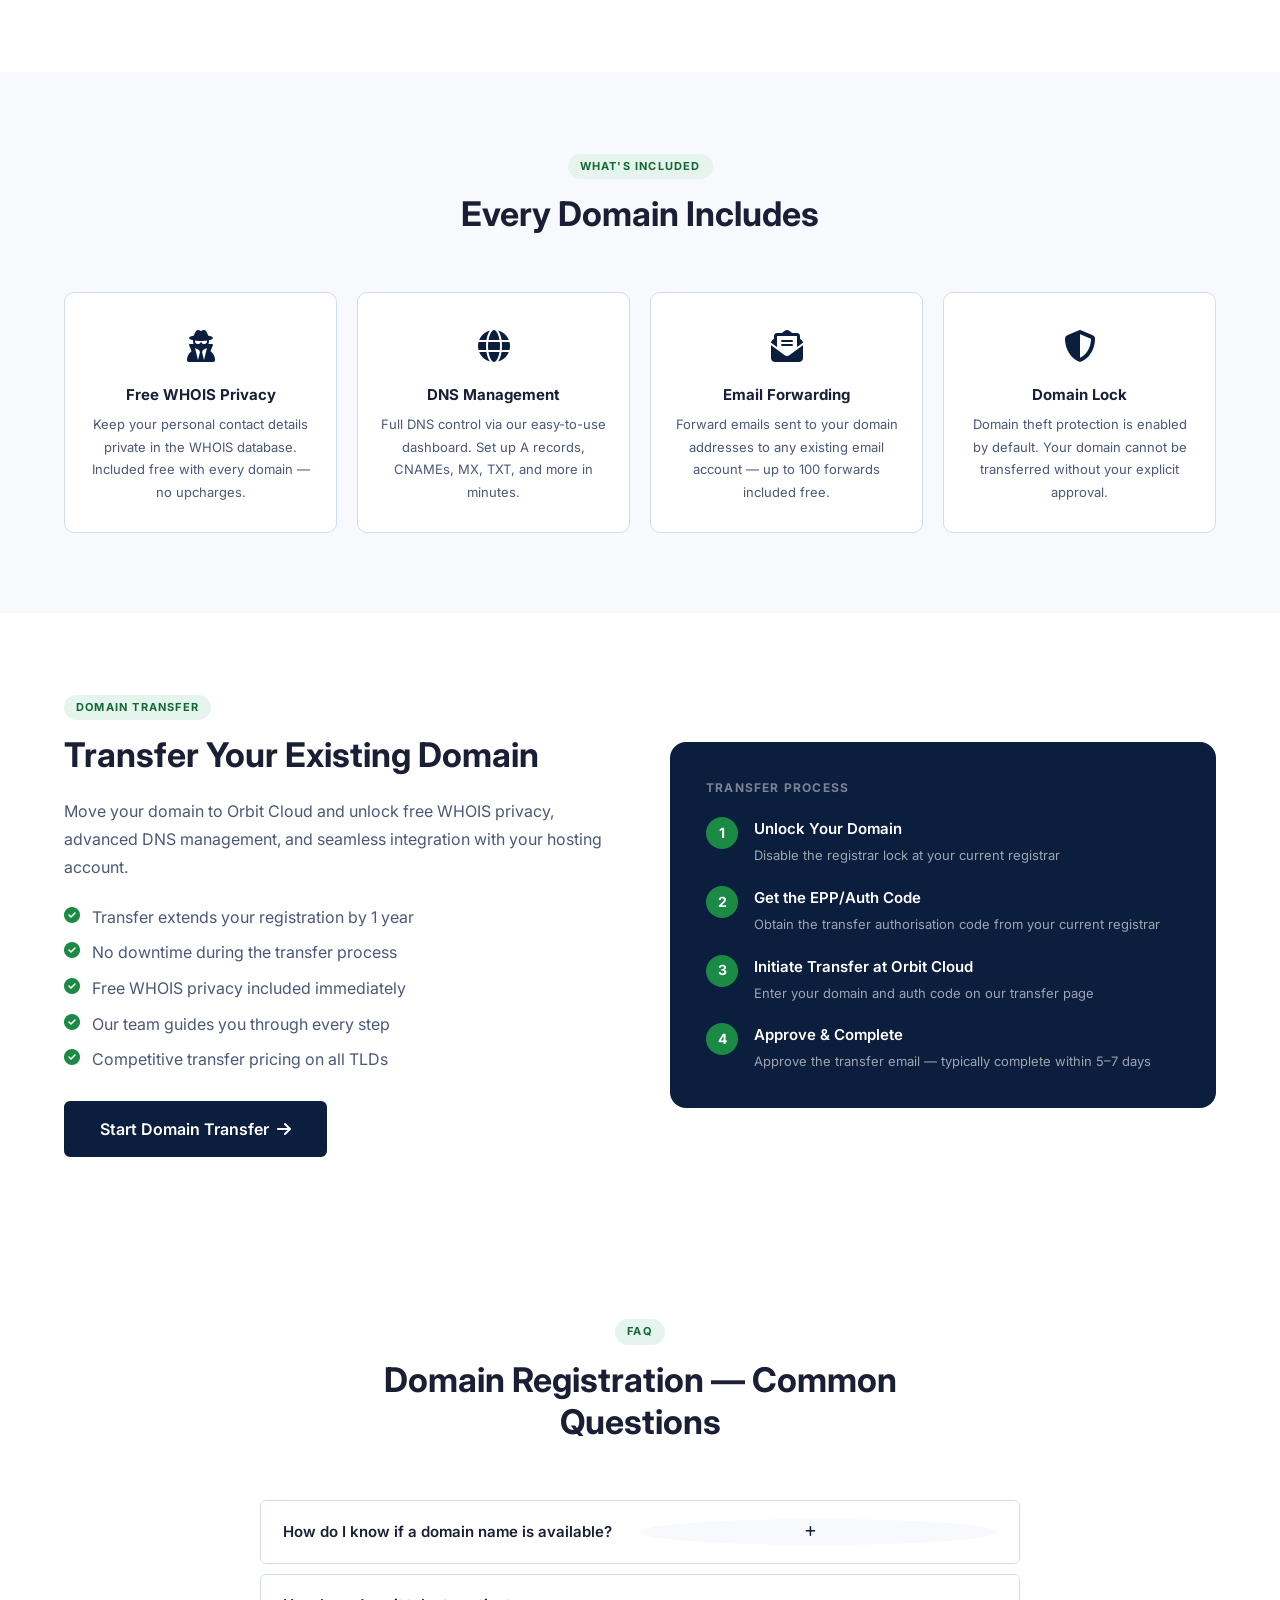
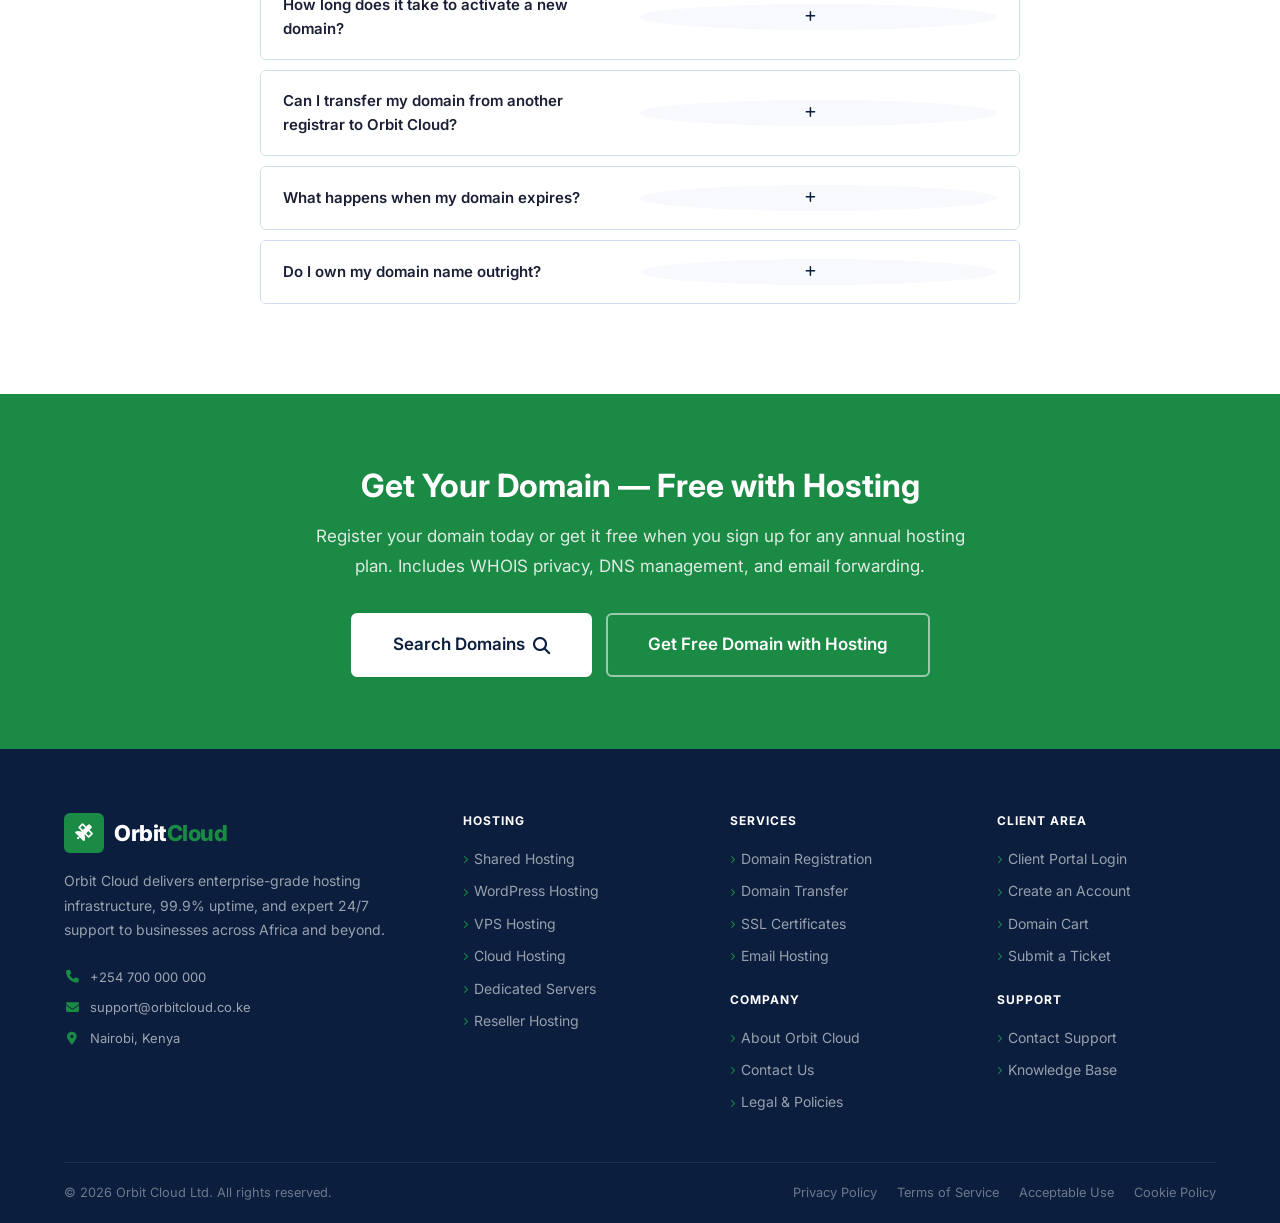
<file: domains.html>
<!DOCTYPE html>
<html lang="en">
<head>
  <link rel="apple-touch-icon" sizes="180x180" href="apple-touch-icon.png" />
  <link rel="icon" type="image/png" sizes="32x32" href="favicon-32x32.png" />
  <link rel="icon" type="image/png" sizes="16x16" href="favicon-16x16.png" />
  <link rel="manifest" href="site.webmanifest" />
  <meta charset="UTF-8" /><meta name="viewport" content="width=device-width, initial-scale=1.0" />
  <title>Domain Registration — Orbit Cloud</title>
  <meta name="description" content="Register your perfect domain name from 500+ extensions. Free WHOIS privacy on all domains. Free domain included with annual hosting plans." />
  <link rel="preconnect" href="https://fonts.googleapis.com" /><link rel="preconnect" href="https://fonts.gstatic.com" crossorigin />
  <link rel="preload" href="https://fonts.googleapis.com/css2?family=Inter:wght@400;500;600;700;800;900&display=swap" as="style" onload="this.onload=null;this.rel='stylesheet'" /><noscript><link href="https://fonts.googleapis.com/css2?family=Inter:wght@400;500;600;700;800;900&display=swap" rel="stylesheet" /></noscript>
  <link rel="preload" href="https://cdnjs.cloudflare.com/ajax/libs/font-awesome/6.5.0/css/all.min.css" as="style" onload="this.onload=null;this.rel='stylesheet'" /><noscript><link rel="stylesheet" href="https://cdnjs.cloudflare.com/ajax/libs/font-awesome/6.5.0/css/all.min.css" /></noscript>
  <link rel="stylesheet" href="css/style.min.css" />
  <link rel="dns-prefetch" href="//cdnjs.cloudflare.com" />
  <meta name="robots" content="index, follow" />
  <meta name="author" content="Orbit Cloud" />
  <meta name="keywords" content="domain registration, buy domain name, cheap domain names, .com domain, free WHOIS privacy, domain search" />
  <link rel="canonical" href="https://orbitcloud.co.ke/domains.html" />
  <meta property="og:type" content="website" />
  <meta property="og:site_name" content="Orbit Cloud" />
  <meta property="og:title" content="Domain Registration — Orbit Cloud" />
  <meta property="og:description" content="Register your perfect domain from 500+ extensions. Free WHOIS privacy on all domains. Free domain with every annual hosting plan." />
  <meta property="og:url" content="https://orbitcloud.co.ke/domains.html" />
  <meta property="og:image" content="https://orbitcloud.co.ke/images/og-image.png" />
  <meta name="twitter:card" content="summary_large_image" />
  <meta name="twitter:site" content="@orbitcloud" />
  <meta name="twitter:title" content="Domain Registration — Orbit Cloud" />
  <meta name="twitter:description" content="Search and register your domain from 500+ extensions. Free WHOIS privacy and free domain with annual hosting." />
  <meta name="twitter:image" content="https://orbitcloud.co.ke/images/og-image.png" />
  <script type="application/ld+json">
  {
    "@context": "https://schema.org",
    "@type": "BreadcrumbList",
    "itemListElement": [
      {"@type": "ListItem", "position": 1, "name": "Home", "item": "https://orbitcloud.co.ke/"},
      {"@type": "ListItem", "position": 2, "name": "Domain Registration"}
    ]
  }
  </script>
  <script type="application/ld+json">
  {
    "@context": "https://schema.org",
    "@type": "Service",
    "serviceType": "Domain Registration",
    "name": "Orbit Cloud Domain Registration",
    "description": "Register domain names across 500+ TLD extensions with free WHOIS privacy protection.",
    "provider": {"@type": "Organization", "name": "Orbit Cloud", "url": "https://orbitcloud.co.ke"},
    "url": "https://orbitcloud.co.ke/domains.html",
    "offers": {"@type": "Offer", "priceCurrency": "USD", "price": "9.99", "description": ".com domain registration per year"}
  }
  </script>
  <script type="application/ld+json">
  {
    "@context": "https://schema.org",
    "@type": "FAQPage",
    "mainEntity": [
      {"@type": "Question", "name": "How do I know if a domain name is available?", "acceptedAnswer": {"@type": "Answer", "text": "Use the domain search tool on this page — type any name and select your preferred extension to check availability in real time. We check availability across hundreds of TLDs simultaneously so you can find the perfect domain quickly."}},
      {"@type": "Question", "name": "How long does it take to activate a new domain?", "acceptedAnswer": {"@type": "Answer", "text": "New domain registrations are typically active within 15 minutes to a few hours depending on the TLD. DNS propagation across the global internet then takes 24–48 hours for your website and email to be accessible worldwide."}},
      {"@type": "Question", "name": "Can I transfer my domain from another registrar to Orbit Cloud?", "acceptedAnswer": {"@type": "Answer", "text": "Yes. We support inbound domain transfers for all major TLDs. The process takes 5–7 days and extends your registration by one year. Your domain must be unlocked at your current registrar and have been registered for at least 60 days."}},
      {"@type": "Question", "name": "What happens when my domain expires?", "acceptedAnswer": {"@type": "Answer", "text": "We send reminder emails 60, 30, and 7 days before expiry. After expiry there is a 30-day grace period to renew at the standard price. After that, a 30-day redemption period applies. After redemption, the domain is released for public registration."}},
      {"@type": "Question", "name": "Do I own my domain name outright?", "acceptedAnswer": {"@type": "Answer", "text": "Yes. When you register a domain through Orbit Cloud, you are the registered owner. You can transfer your domain to any other registrar at any time. We never hold domains hostage — they are your property, not ours."}}
    ]
  }
  </script>
</head>
<body>

<div class="announcement-bar"><div class="container"><div class="announcement-content"><i class="fas fa-globe"></i><span>Free domain included with every annual hosting plan — <strong>Zero extra cost</strong></span><a href="hosting/shared.html">Get Hosting &rarr;</a></div></div><button type="button" class="announcement-close" aria-label="Close announcement"><i class="fas fa-times"></i></button></div>

<header class="site-header">
  <div class="container">
    <div class="header-inner">
      <!-- Logo -->
      <a href="index.html" class="logo">
        <div class="logo-icon"><i class="fas fa-satellite"></i></div>
        <span class="logo-text">Orbit<span>Cloud</span></span>
      </a>

      <!-- Desktop Nav -->
      <nav class="main-nav" aria-label="Main navigation">
        <ul class="nav-list">
          <!-- Hosting -->
          <li class="nav-item">
            <a href="hosting/shared.html" class="nav-link">Hosting <i class="fas fa-chevron-down chevron"></i></a>
            <div class="mega-menu">
              <div>
                <div class="mega-col-title">Web Hosting</div>
                <a href="hosting/shared.html" class="mega-link">
                  <span class="mega-link-icon"><i class="fas fa-server"></i></span>
                  <span class="mega-link-text"><strong>Shared Hosting</strong><span>Perfect for beginners &amp; blogs</span></span>
                </a>
                <a href="hosting/wordpress.html" class="mega-link">
                  <span class="mega-link-icon"><i class="fab fa-wordpress"></i></span>
                  <span class="mega-link-text"><strong>WordPress Hosting</strong><span>Optimised for WordPress sites</span></span>
                </a>
                <a href="hosting/reseller.html" class="mega-link">
                  <span class="mega-link-icon"><i class="fas fa-users-cog"></i></span>
                  <span class="mega-link-text"><strong>Reseller Hosting</strong><span>Start your hosting business</span></span>
                </a>
              </div>
              <div>
                <div class="mega-col-title">Advanced Hosting</div>
                <a href="hosting/vps.html" class="mega-link">
                  <span class="mega-link-icon"><i class="fas fa-microchip"></i></span>
                  <span class="mega-link-text"><strong>VPS Hosting</strong><span>Root access &amp; dedicated resources</span></span>
                </a>
                <a href="hosting/dedicated.html" class="mega-link">
                  <span class="mega-link-icon"><i class="fas fa-database"></i></span>
                  <span class="mega-link-text"><strong>Dedicated Servers</strong><span>Full power for large applications</span></span>
                </a>
                <a href="hosting/cloud.html" class="mega-link">
                  <span class="mega-link-icon"><i class="fas fa-cloud"></i></span>
                  <span class="mega-link-text"><strong>Cloud Hosting</strong><span>Scale on demand, pay as you go</span></span>
                </a>
              </div>
              <div>
                <div class="mega-col-title">Add-On Services</div>
                <a href="ssl.html" class="mega-link">
                  <span class="mega-link-icon"><i class="fas fa-lock"></i></span>
                  <span class="mega-link-text"><strong>SSL Certificates</strong><span>Secure your site &amp; build trust</span></span>
                </a>
                <a href="email-hosting.html" class="mega-link">
                  <span class="mega-link-icon"><i class="fas fa-envelope"></i></span>
                  <span class="mega-link-text"><strong>Email Hosting</strong><span>Professional business email</span></span>
                </a>
                <a href="domains.html" class="mega-link">
                  <span class="mega-link-icon"><i class="fas fa-globe"></i></span>
                  <span class="mega-link-text"><strong>Domain Names</strong><span>Register your perfect domain</span></span>
                </a>
              </div>
            </div>
          </li>
          <!-- Domains -->
          <li class="nav-item">
            <a href="domains.html" class="nav-link">Domains <i class="fas fa-chevron-down chevron"></i></a>
            <div class="dropdown">
              <a href="domains.html"><i class="fas fa-search"></i> Register Domain</a>
              <a href="domains.html#transfer"><i class="fas fa-exchange-alt"></i> Transfer Domain</a>
              <a href="portal/cart.php"><i class="fas fa-cart-shopping"></i> Domain Cart</a>
            </div>
          </li>
          <!-- Services -->
          <li class="nav-item">
            <a href="ssl.html" class="nav-link">Services <i class="fas fa-chevron-down chevron"></i></a>
            <div class="dropdown">
              <a href="ssl.html"><i class="fas fa-lock"></i> SSL Certificates</a>
              <a href="email-hosting.html"><i class="fas fa-envelope"></i> Email Hosting</a>
              <a href="domains.html"><i class="fas fa-globe"></i> Domain Names</a>
            </div>
          </li>
          <!-- Company -->
          <li class="nav-item">
            <a href="about.html" class="nav-link">Company <i class="fas fa-chevron-down chevron"></i></a>
            <div class="dropdown">
              <a href="about.html"><i class="fas fa-building"></i> About Orbit Cloud</a>
              <a href="about.html#team"><i class="fas fa-users"></i> Our Team</a>
              <a href="legal.html"><i class="fas fa-file-shield"></i> Legal &amp; Policies</a>
            </div>
          </li>
          <!-- Support -->
          <li class="nav-item">
            <a href="contact.html" class="nav-link">Support <i class="fas fa-chevron-down chevron"></i></a>
            <div class="dropdown">
              <a href="kb/index.php"><i class="fas fa-book"></i> Knowledge Base</a>
              <a href="contact.html"><i class="fas fa-headset"></i> Contact Support</a>
              <a href="portal/tickets/add.php"><i class="fas fa-ticket-alt"></i> Submit a Ticket</a>
              <a href="portal/login.php"><i class="fas fa-right-to-bracket"></i> Client Portal</a>
            </div>
          </li>
        </ul>
      </nav>

      <!-- Header CTA -->
      <div class="header-right">
        <div class="currency-toggle" role="group" aria-label="Currency"><button type="button" data-cur="USD">USD</button><button type="button" data-cur="KES">KSh</button></div>
        <a href="portal/cart.php" class="header-cart" aria-label="Cart" title="Domain cart"><i class="fas fa-cart-shopping"></i></a>
        <a href="portal/login.php" class="btn btn-outline-white btn-sm">Log In</a>
        <a href="portal/register.php" class="btn btn-green btn-sm">Get Started</a>
      </div>

      <!-- Mobile Toggle -->
      <button type="button" class="nav-toggle" aria-label="Toggle navigation" aria-expanded="false">
        <span></span><span></span><span></span>
      </button>
    </div>
  </div>
</header>

<!-- Mobile Nav -->
<nav class="mobile-nav" aria-label="Mobile navigation">
  <ul class="mobile-nav-list">
    <li class="mobile-nav-item">
      <div class="mobile-nav-link" data-sub>Hosting <i class="fas fa-chevron-down chevron"></i></div>
      <div class="mobile-sub">
        <a href="hosting/shared.html"><i class="fas fa-server"></i> Shared Hosting</a>
        <a href="hosting/vps.html"><i class="fas fa-microchip"></i> VPS Hosting</a>
        <a href="hosting/dedicated.html"><i class="fas fa-database"></i> Dedicated Servers</a>
        <a href="hosting/cloud.html"><i class="fas fa-cloud"></i> Cloud Hosting</a>
        <a href="hosting/wordpress.html"><i class="fab fa-wordpress"></i> WordPress Hosting</a>
        <a href="hosting/reseller.html"><i class="fas fa-users-cog"></i> Reseller Hosting</a>
      </div>
    </li>
    <li class="mobile-nav-item">
      <a href="domains.html" class="mobile-nav-link">Domains</a>
    </li>
    <li class="mobile-nav-item">
      <div class="mobile-nav-link" data-sub>Services <i class="fas fa-chevron-down chevron"></i></div>
      <div class="mobile-sub">
        <a href="ssl.html"><i class="fas fa-lock"></i> SSL Certificates</a>
        <a href="email-hosting.html"><i class="fas fa-envelope"></i> Email Hosting</a>
        <a href="domains.html"><i class="fas fa-globe"></i> Domain Names</a>
      </div>
    </li>
    <li class="mobile-nav-item">
      <a href="about.html" class="mobile-nav-link">Company</a>
    </li>
    <li class="mobile-nav-item">
      <a href="contact.html" class="mobile-nav-link">Support</a>
    </li>
  </ul>
  <div class="mobile-nav-btns">
    <div class="currency-toggle-mobile" role="group" aria-label="Currency"><button type="button" data-cur="USD">USD</button><button type="button" data-cur="KES">KSh</button></div>
    <a href="portal/login.php" class="btn btn-outline-white">Log In</a>
    <a href="portal/register.php" class="btn btn-green">Get Started</a>
  </div>
</nav>

<div class="breadcrumb"><div class="container"><ol><li><a href="index.html">Home</a></li><li><i class="fas fa-chevron-right"></i></li><li>Domain Registration</li></ol></div></div>

<!-- Domain Hero / Search -->
<section class="domain-section domain-section-lg" id="search">
  <div class="container">
    <div class="section-header animate-in">
      <span class="section-tag tag-white">Domain Registration</span>
      <h2>Find Your Perfect Domain Name</h2>
      <p>Search from 500+ domain extensions. Free WHOIS privacy protection included with every domain registration. Free domain with annual hosting plans.</p>
    </div>
    <div class="domain-search-wrap domain-search-wrap-lg animate-in">
      <form class="domain-form domain-form-lg" autocomplete="off">
        <input type="text" class="domain-input" placeholder="Enter your domain name..." aria-label="Domain name" />
        <select aria-label="Extension"><option>.com</option><option>.net</option><option>.org</option><option>.co.ke</option><option>.ke</option><option>.io</option><option>.co</option><option>.biz</option></select>
        <button type="submit" class="btn btn-green btn-lg">Search <i class="fas fa-search"></i></button>
      </form>
      <div class="domain-results"></div>
    </div>
    <div class="popular-tlds animate-in">
      <span class="tld-pill" data-tld=".com">.com <span class="tld-price">$12.99/yr</span></span>
      <span class="tld-pill" data-tld=".net">.net <span class="tld-price">$14.99/yr</span></span>
      <span class="tld-pill" data-tld=".org">.org <span class="tld-price">$11.99/yr</span></span>
      <span class="tld-pill" data-tld=".co.ke">.co.ke <span class="tld-price">$9.99/yr</span></span>
      <span class="tld-pill" data-tld=".ke">.ke <span class="tld-price">$19.99/yr</span></span>
      <span class="tld-pill" data-tld=".io">.io <span class="tld-price">$39.99/yr</span></span>
      <span class="tld-pill" data-tld=".co">.co <span class="tld-price">$24.99/yr</span></span>
      <span class="tld-pill" data-tld=".biz">.biz <span class="tld-price">$13.99/yr</span></span>
      <span class="tld-pill" data-tld=".info">.info <span class="tld-price">$9.99/yr</span></span>
    </div>
  </div>
</section>

<!-- Domain Pricing Table -->
<section class="section" id="pricing">
  <div class="container">
    <div class="section-header animate-in"><span class="section-tag">Domain Pricing</span><h2>Popular Domain Extensions</h2><p>Transparent pricing with no hidden fees. All domains include free WHOIS privacy, DNS management, and email forwarding.</p></div>
    <div class="table-wrap animate-in">
      <table class="comp-table">
        <thead><tr><th>Extension</th><th>Registration</th><th>Renewal</th><th>Transfer</th><th>Privacy</th><th></th></tr></thead>
        <tbody>
          <tr><td>.com</td><td>$12.99/yr</td><td>$14.99/yr</td><td>$12.99/yr</td><td><i class="fas fa-check"></i> Free</td><td><a href="#search" class="btn btn-green btn-sm">Register</a></td></tr>
          <tr><td>.net</td><td>$14.99/yr</td><td>$16.99/yr</td><td>$14.99/yr</td><td><i class="fas fa-check"></i> Free</td><td><a href="#search" class="btn btn-green btn-sm">Register</a></td></tr>
          <tr><td>.org</td><td>$11.99/yr</td><td>$13.99/yr</td><td>$11.99/yr</td><td><i class="fas fa-check"></i> Free</td><td><a href="#search" class="btn btn-green btn-sm">Register</a></td></tr>
          <tr><td>.co.ke</td><td>$9.99/yr</td><td>$11.99/yr</td><td>$9.99/yr</td><td><i class="fas fa-check"></i> Free</td><td><a href="#search" class="btn btn-green btn-sm">Register</a></td></tr>
          <tr><td>.ke</td><td>$19.99/yr</td><td>$21.99/yr</td><td>$19.99/yr</td><td><i class="fas fa-check"></i> Free</td><td><a href="#search" class="btn btn-green btn-sm">Register</a></td></tr>
          <tr><td>.io</td><td>$39.99/yr</td><td>$42.99/yr</td><td>$39.99/yr</td><td><i class="fas fa-check"></i> Free</td><td><a href="#search" class="btn btn-green btn-sm">Register</a></td></tr>
          <tr><td>.co</td><td>$24.99/yr</td><td>$26.99/yr</td><td>$24.99/yr</td><td><i class="fas fa-check"></i> Free</td><td><a href="#search" class="btn btn-green btn-sm">Register</a></td></tr>
          <tr><td>.biz</td><td>$13.99/yr</td><td>$15.99/yr</td><td>$13.99/yr</td><td><i class="fas fa-check"></i> Free</td><td><a href="#search" class="btn btn-green btn-sm">Register</a></td></tr>
          <tr><td>.info</td><td>$9.99/yr</td><td>$11.99/yr</td><td>$9.99/yr</td><td><i class="fas fa-check"></i> Free</td><td><a href="#search" class="btn btn-green btn-sm">Register</a></td></tr>
        </tbody>
      </table>
    </div>
  </div>
</section>

<!-- Domain Features -->
<section class="section section-alt">
  <div class="container">
    <div class="section-header animate-in"><span class="section-tag">What's Included</span><h2>Every Domain Includes</h2></div>
    <div class="info-grid">
      <div class="info-card animate-in"><div class="ic-icon"><i class="fas fa-user-secret"></i></div><h4>Free WHOIS Privacy</h4><p>Keep your personal contact details private in the WHOIS database. Included free with every domain — no upcharges.</p></div>
      <div class="info-card animate-in"><div class="ic-icon"><i class="fas fa-globe"></i></div><h4>DNS Management</h4><p>Full DNS control via our easy-to-use dashboard. Set up A records, CNAMEs, MX, TXT, and more in minutes.</p></div>
      <div class="info-card animate-in"><div class="ic-icon"><i class="fas fa-envelope-open-text"></i></div><h4>Email Forwarding</h4><p>Forward emails sent to your domain addresses to any existing email account — up to 100 forwards included free.</p></div>
      <div class="info-card animate-in"><div class="ic-icon"><i class="fas fa-shield-alt"></i></div><h4>Domain Lock</h4><p>Domain theft protection is enabled by default. Your domain cannot be transferred without your explicit approval.</p></div>
    </div>
  </div>
</section>

<!-- Domain Transfer Section -->
<section class="section" id="transfer">
  <div class="container">
    <div class="transfer-grid">
      <div class="animate-in">
        <span class="section-tag">Domain Transfer</span>
        <h2 class="mb-20">Transfer Your Existing Domain</h2>
        <p class="mb-24">Move your domain to Orbit Cloud and unlock free WHOIS privacy, advanced DNS management, and seamless integration with your hosting account.</p>
        <ul class="check-list lg mb-28">
          <li><i class="fas fa-check-circle"></i> Transfer extends your registration by 1 year</li>
          <li><i class="fas fa-check-circle"></i> No downtime during the transfer process</li>
          <li><i class="fas fa-check-circle"></i> Free WHOIS privacy included immediately</li>
          <li><i class="fas fa-check-circle"></i> Our team guides you through every step</li>
          <li><i class="fas fa-check-circle"></i> Competitive transfer pricing on all TLDs</li>
        </ul>
        <a href="contact.html" class="btn btn-navy btn-lg">Start Domain Transfer <i class="fas fa-arrow-right"></i></a>
      </div>
      <div class="animate-in">
        <div class="transfer-panel">
          <div class="transfer-subtitle">Transfer Process</div>
          <div class="transfer-list">
            <div class="transfer-step">
              <div class="transfer-step-num">1</div>
              <div><div class="transfer-step-title">Unlock Your Domain</div><div class="transfer-step-desc">Disable the registrar lock at your current registrar</div></div>
            </div>
            <div class="transfer-step">
              <div class="transfer-step-num">2</div>
              <div><div class="transfer-step-title">Get the EPP/Auth Code</div><div class="transfer-step-desc">Obtain the transfer authorisation code from your current registrar</div></div>
            </div>
            <div class="transfer-step">
              <div class="transfer-step-num">3</div>
              <div><div class="transfer-step-title">Initiate Transfer at Orbit Cloud</div><div class="transfer-step-desc">Enter your domain and auth code on our transfer page</div></div>
            </div>
            <div class="transfer-step">
              <div class="transfer-step-num">4</div>
              <div><div class="transfer-step-title">Approve &amp; Complete</div><div class="transfer-step-desc">Approve the transfer email — typically complete within 5–7 days</div></div>
            </div>
          </div>
        </div>
      </div>
    </div>
  </div>
</section>

<!-- FAQ -->
<section class="section">
  <div class="container">
    <div class="section-header animate-in"><span class="section-tag">FAQ</span><h2>Domain Registration — Common Questions</h2></div>
    <div class="faq-wrap">
      <div class="faq-item animate-in"><div class="faq-q"><span>How do I know if a domain name is available?</span><span class="faq-toggle"><i class="fas fa-plus"></i></span></div><div class="faq-a"><div class="faq-a-inner">Use the domain search tool on this page — type any name and select your preferred extension to check availability in real time. We check availability across hundreds of TLDs simultaneously so you can find the perfect domain quickly.</div></div></div>
      <div class="faq-item animate-in"><div class="faq-q"><span>How long does it take to activate a new domain?</span><span class="faq-toggle"><i class="fas fa-plus"></i></span></div><div class="faq-a"><div class="faq-a-inner">New domain registrations are typically active within 15 minutes to a few hours depending on the TLD. DNS propagation across the global internet then takes 24–48 hours for your website and email to be accessible worldwide.</div></div></div>
      <div class="faq-item animate-in"><div class="faq-q"><span>Can I transfer my domain from another registrar to Orbit Cloud?</span><span class="faq-toggle"><i class="fas fa-plus"></i></span></div><div class="faq-a"><div class="faq-a-inner">Yes. We support inbound domain transfers for all major TLDs. The process takes 5–7 days and extends your registration by one year. Your domain must be unlocked at your current registrar and have been registered for at least 60 days.</div></div></div>
      <div class="faq-item animate-in"><div class="faq-q"><span>What happens when my domain expires?</span><span class="faq-toggle"><i class="fas fa-plus"></i></span></div><div class="faq-a"><div class="faq-a-inner">We send reminder emails 60, 30, and 7 days before expiry. After expiry there is a 30-day grace period to renew at the standard price. After that, a 30-day redemption period applies with a higher renewal cost. After redemption, the domain is released for public registration.</div></div></div>
      <div class="faq-item animate-in"><div class="faq-q"><span>Do I own my domain name outright?</span><span class="faq-toggle"><i class="fas fa-plus"></i></span></div><div class="faq-a"><div class="faq-a-inner">Yes. When you register a domain through Orbit Cloud, you are the registered owner. You can transfer your domain to any other registrar at any time. We never hold domains hostage — they are your property, not ours.</div></div></div>
    </div>
  </div>
</section>

<section class="cta-banner"><div class="container"><div class="cta-inner animate-in">
  <h2>Get Your Domain — Free with Hosting</h2>
  <p>Register your domain today or get it free when you sign up for any annual hosting plan. Includes WHOIS privacy, DNS management, and email forwarding.</p>
  <div class="cta-btns"><a href="#search" class="btn btn-white btn-xl">Search Domains <i class="fas fa-search"></i></a><a href="hosting/shared.html" class="btn btn-outline-white btn-xl">Get Free Domain with Hosting</a></div>
</div></div></section>

<footer class="site-footer">
  <div class="container">
    <div class="footer-top">
      <div class="footer-brand">
        <a href="index.html" class="logo">
          <div class="logo-icon"><i class="fas fa-satellite"></i></div>
          <span class="logo-text">Orbit<span>Cloud</span></span>
        </a>
        <p>Orbit Cloud delivers enterprise-grade hosting infrastructure, 99.9% uptime, and expert 24/7 support to businesses across Africa and beyond.</p>
        <div class="footer-contacts">
          <div class="footer-contact"><i class="fas fa-phone"></i> +254 700 000 000</div>
          <div class="footer-contact"><i class="fas fa-envelope"></i> support@orbitcloud.co.ke</div>
          <div class="footer-contact"><i class="fas fa-map-marker-alt"></i> Nairobi, Kenya</div>
        </div>
      </div>
      <div class="footer-col">
        <h4>Hosting</h4>
        <div class="footer-links">
          <a href="hosting/shared.html"><i class="fas fa-chevron-right"></i> Shared Hosting</a>
          <a href="hosting/wordpress.html"><i class="fas fa-chevron-right"></i> WordPress Hosting</a>
          <a href="hosting/vps.html"><i class="fas fa-chevron-right"></i> VPS Hosting</a>
          <a href="hosting/cloud.html"><i class="fas fa-chevron-right"></i> Cloud Hosting</a>
          <a href="hosting/dedicated.html"><i class="fas fa-chevron-right"></i> Dedicated Servers</a>
          <a href="hosting/reseller.html"><i class="fas fa-chevron-right"></i> Reseller Hosting</a>
        </div>
      </div>
      <div class="footer-col">
        <h4>Services</h4>
        <div class="footer-links">
          <a href="domains.html"><i class="fas fa-chevron-right"></i> Domain Registration</a>
          <a href="domains.html#transfer"><i class="fas fa-chevron-right"></i> Domain Transfer</a>
          <a href="ssl.html"><i class="fas fa-chevron-right"></i> SSL Certificates</a>
          <a href="email-hosting.html"><i class="fas fa-chevron-right"></i> Email Hosting</a>
        </div>
        <h4 class="mt-24">Company</h4>
        <div class="footer-links">
          <a href="about.html"><i class="fas fa-chevron-right"></i> About Orbit Cloud</a>
          <a href="contact.html"><i class="fas fa-chevron-right"></i> Contact Us</a>
          <a href="legal.html"><i class="fas fa-chevron-right"></i> Legal &amp; Policies</a>
        </div>
      </div>
      <div class="footer-col">
        <h4>Client Area</h4>
        <div class="footer-links">
          <a href="portal/login.php"><i class="fas fa-chevron-right"></i> Client Portal Login</a>
          <a href="portal/register.php"><i class="fas fa-chevron-right"></i> Create an Account</a>
          <a href="portal/cart.php"><i class="fas fa-chevron-right"></i> Domain Cart</a>
          <a href="portal/tickets/add.php"><i class="fas fa-chevron-right"></i> Submit a Ticket</a>
        </div>
        <h4 class="mt-24">Support</h4>
        <div class="footer-links">
          <a href="contact.html"><i class="fas fa-chevron-right"></i> Contact Support</a>
          <a href="kb/index.php"><i class="fas fa-chevron-right"></i> Knowledge Base</a>
        </div>
      </div>
    </div>
    <div class="footer-bottom">
      <span>&copy; 2026 Orbit Cloud Ltd. All rights reserved.</span>
      <div class="footer-bottom-links">
        <a href="legal.html#privacy">Privacy Policy</a>
        <a href="legal.html#terms">Terms of Service</a>
        <a href="legal.html#aup">Acceptable Use</a>
        <a href="legal.html#cookies">Cookie Policy</a>
      </div>
    </div>
  </div>
</footer>

<script src="js/site-settings.js?v=3" defer></script><script src="js/whmcs.js?v=6" defer></script><script src="js/currency.js?v=1" defer></script><script src="js/main.min.js?v=8" defer></script>
</body>
</html>
</file>
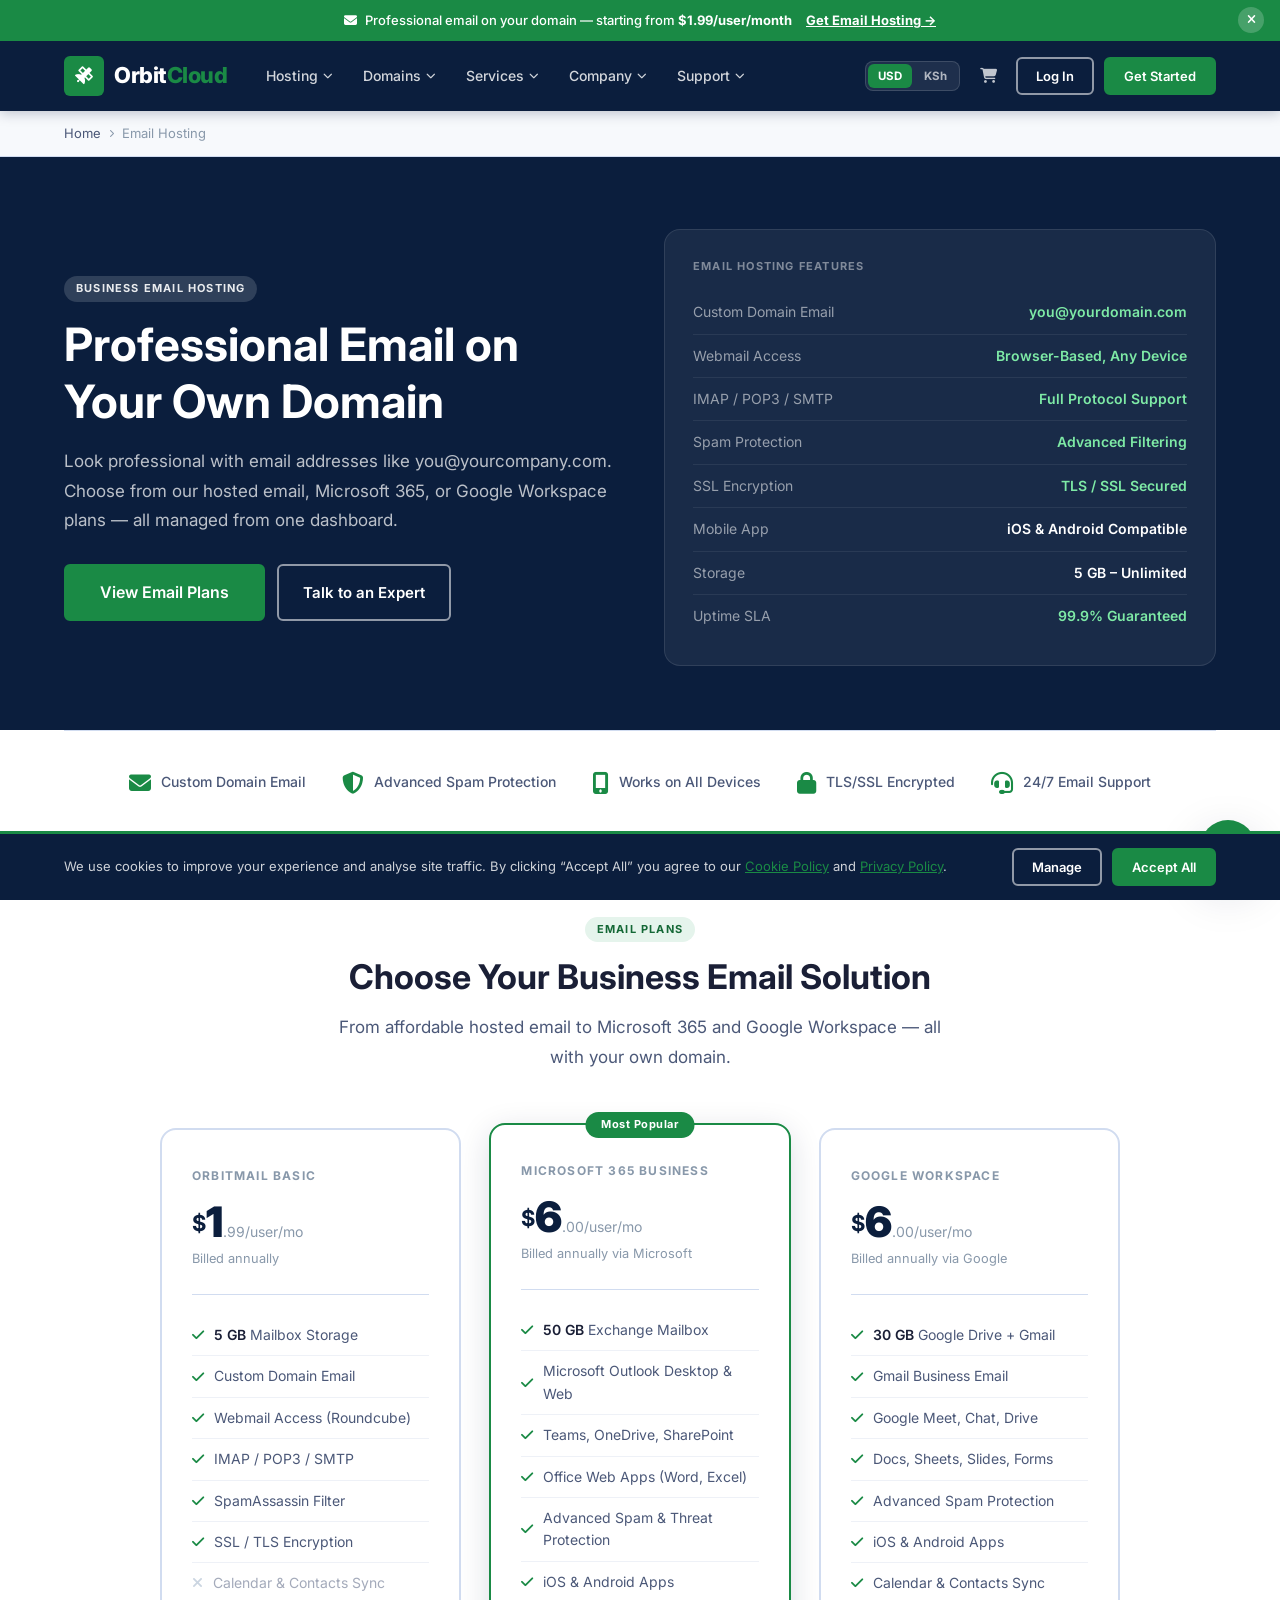
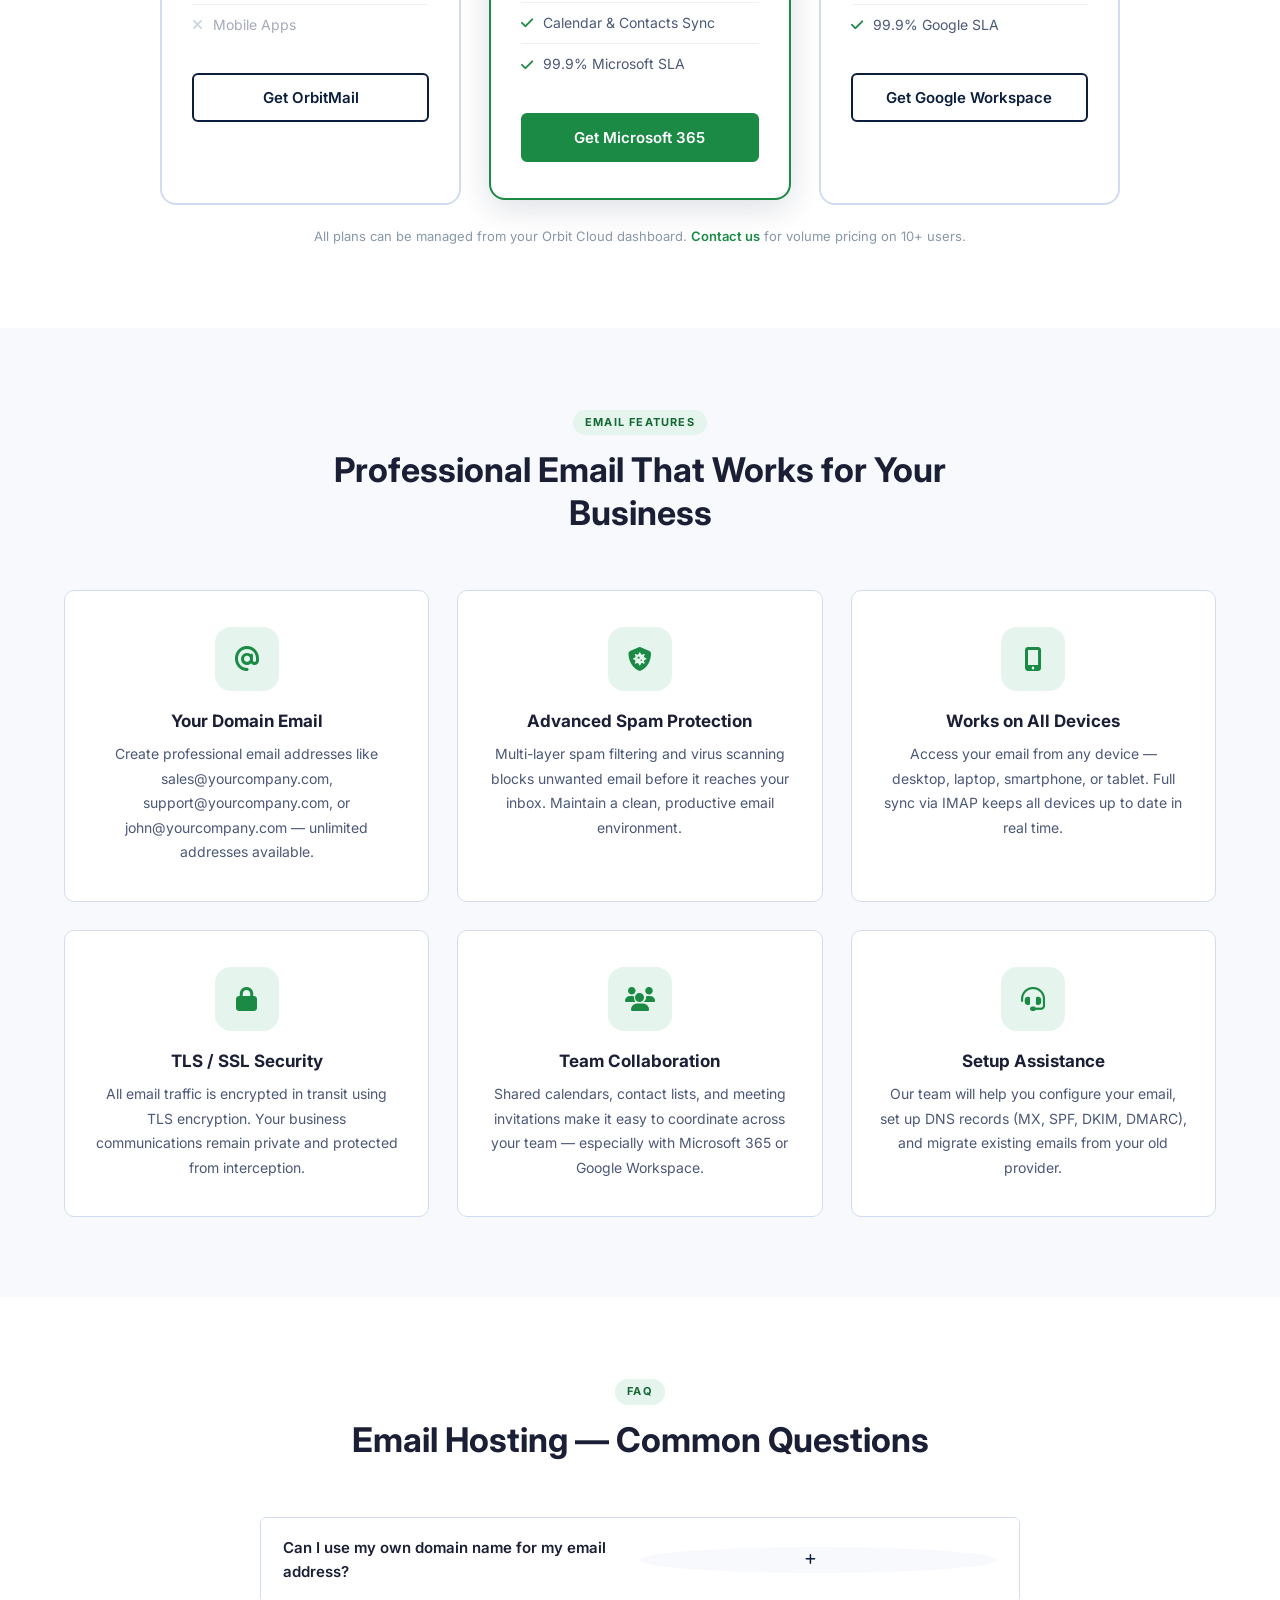
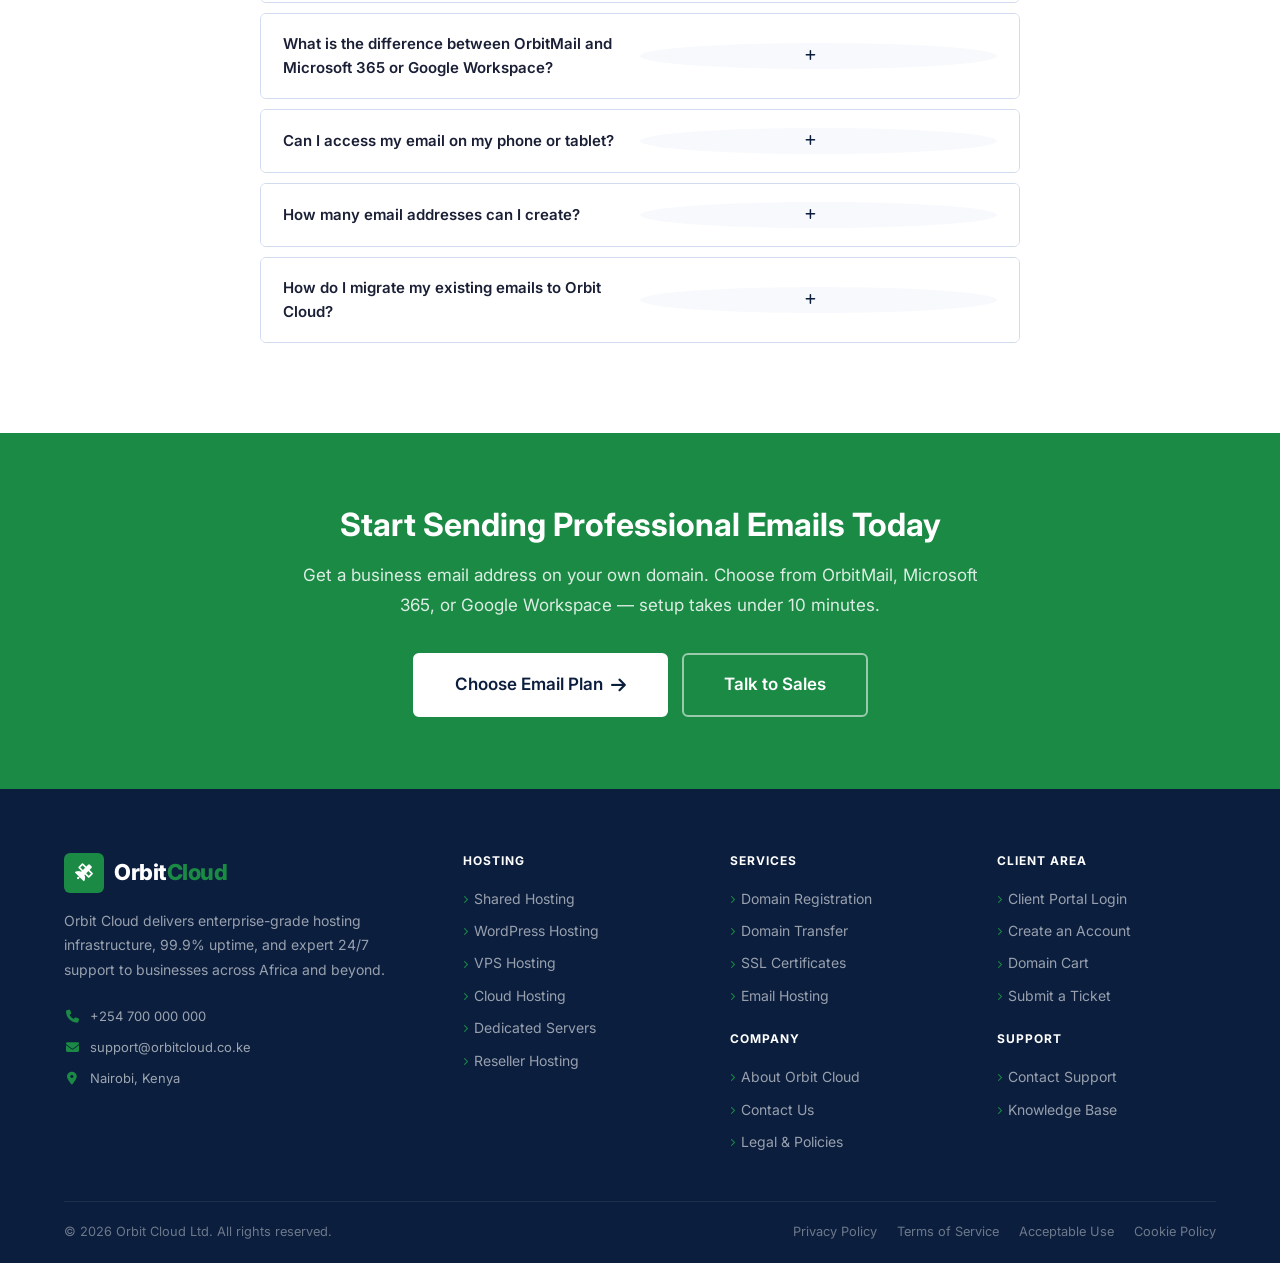
<file: email-hosting.html>
<!DOCTYPE html>
<html lang="en">
<head>
  <link rel="apple-touch-icon" sizes="180x180" href="apple-touch-icon.png" />
  <link rel="icon" type="image/png" sizes="32x32" href="favicon-32x32.png" />
  <link rel="icon" type="image/png" sizes="16x16" href="favicon-16x16.png" />
  <link rel="manifest" href="site.webmanifest" />
  <meta charset="UTF-8" /><meta name="viewport" content="width=device-width, initial-scale=1.0" />
  <title>Email Hosting — Orbit Cloud</title>
  <meta name="description" content="Professional business email hosting on your own domain. Microsoft 365, Google Workspace, and OrbitMail plans available from $1.99/month." />
  <link rel="preconnect" href="https://fonts.googleapis.com" /><link rel="preconnect" href="https://fonts.gstatic.com" crossorigin />
  <link rel="preload" href="https://fonts.googleapis.com/css2?family=Inter:wght@400;500;600;700;800;900&display=swap" as="style" onload="this.onload=null;this.rel='stylesheet'" /><noscript><link href="https://fonts.googleapis.com/css2?family=Inter:wght@400;500;600;700;800;900&display=swap" rel="stylesheet" /></noscript>
  <link rel="preload" href="https://cdnjs.cloudflare.com/ajax/libs/font-awesome/6.5.0/css/all.min.css" as="style" onload="this.onload=null;this.rel='stylesheet'" /><noscript><link rel="stylesheet" href="https://cdnjs.cloudflare.com/ajax/libs/font-awesome/6.5.0/css/all.min.css" /></noscript>
  <link rel="stylesheet" href="css/style.min.css" />
  <link rel="dns-prefetch" href="//cdnjs.cloudflare.com" />
  <meta name="robots" content="index, follow" />
  <meta name="author" content="Orbit Cloud" />
  <meta name="keywords" content="business email hosting, Microsoft 365 hosting, Google Workspace hosting, professional email, email on own domain" />
  <link rel="canonical" href="https://orbitcloud.co.ke/email-hosting.html" />
  <meta property="og:type" content="website" />
  <meta property="og:site_name" content="Orbit Cloud" />
  <meta property="og:title" content="Email Hosting — Orbit Cloud" />
  <meta property="og:description" content="Professional business email on your own domain. Microsoft 365, Google Workspace, and OrbitMail plans from $1.99/user/month." />
  <meta property="og:url" content="https://orbitcloud.co.ke/email-hosting.html" />
  <meta property="og:image" content="https://orbitcloud.co.ke/images/og-image.png" />
  <meta name="twitter:card" content="summary_large_image" />
  <meta name="twitter:site" content="@orbitcloud" />
  <meta name="twitter:title" content="Business Email Hosting — Orbit Cloud" />
  <meta name="twitter:description" content="Get a professional email address on your own domain. Microsoft 365, Google Workspace, and OrbitMail available." />
  <meta name="twitter:image" content="https://orbitcloud.co.ke/images/og-image.png" />
  <script type="application/ld+json">
  {
    "@context": "https://schema.org",
    "@type": "BreadcrumbList",
    "itemListElement": [
      {"@type": "ListItem", "position": 1, "name": "Home", "item": "https://orbitcloud.co.ke/"},
      {"@type": "ListItem", "position": 2, "name": "Email Hosting"}
    ]
  }
  </script>
  <script type="application/ld+json">
  {
    "@context": "https://schema.org",
    "@type": "Service",
    "serviceType": "Email Hosting",
    "name": "Orbit Cloud Email Hosting",
    "description": "Professional business email hosting including Microsoft 365, Google Workspace, and OrbitMail on your custom domain.",
    "provider": {"@type": "Organization", "name": "Orbit Cloud", "url": "https://orbitcloud.co.ke"},
    "url": "https://orbitcloud.co.ke/email-hosting.html",
    "offers": [
      {"@type": "Offer", "name": "OrbitMail", "price": "1.99", "priceCurrency": "USD"},
      {"@type": "Offer", "name": "Microsoft 365", "price": "6.00", "priceCurrency": "USD"},
      {"@type": "Offer", "name": "Google Workspace", "price": "6.00", "priceCurrency": "USD"}
    ]
  }
  </script>
  <script type="application/ld+json">
  {
    "@context": "https://schema.org",
    "@type": "FAQPage",
    "mainEntity": [
      {"@type": "Question", "name": "Can I use my own domain name for my email address?", "acceptedAnswer": {"@type": "Answer", "text": "Yes. All Orbit Cloud email plans use your custom domain. You can create addresses like name@yourdomain.com. We handle MX, SPF, DKIM, and DMARC DNS configuration to ensure your emails are delivered and not marked as spam."}},
      {"@type": "Question", "name": "What is the difference between OrbitMail and Microsoft 365 or Google Workspace?", "acceptedAnswer": {"@type": "Answer", "text": "OrbitMail is our own email platform — the most affordable option, ideal for basic business email. Microsoft 365 and Google Workspace add full productivity suites including desktop apps, cloud storage, video meetings, and collaboration tools. For teams needing more than email, Microsoft 365 or Google Workspace is the better choice."}},
      {"@type": "Question", "name": "Can I access my email on my phone or tablet?", "acceptedAnswer": {"@type": "Answer", "text": "Yes. All plans support IMAP, which syncs emails, sent items, folders, and read/unread status across all devices in real time. You can use any mail client (Apple Mail, Gmail app, Outlook, Thunderbird) or the browser-based webmail interface."}},
      {"@type": "Question", "name": "How many email addresses can I create?", "acceptedAnswer": {"@type": "Answer", "text": "OrbitMail allows unlimited email accounts under your domain. Microsoft 365 and Google Workspace are priced per user. All plans support email aliases and distribution groups at no extra cost."}},
      {"@type": "Question", "name": "How do I migrate my existing emails to Orbit Cloud?", "acceptedAnswer": {"@type": "Answer", "text": "We provide free email migration for all new customers from any provider including Gmail, cPanel mail, Outlook, and Zoho. Open a support ticket after subscribing and our migration team will transfer your emails and contacts with zero downtime."}}
    ]
  }
  </script>
</head>
<body>

<div class="announcement-bar"><div class="container"><div class="announcement-content"><i class="fas fa-envelope"></i><span>Professional email on your domain — starting from <strong>$1.99/user/month</strong></span><a href="#plans">Get Email Hosting &rarr;</a></div></div><button type="button" class="announcement-close" aria-label="Close announcement"><i class="fas fa-times"></i></button></div>

<header class="site-header">
  <div class="container">
    <div class="header-inner">
      <!-- Logo -->
      <a href="index.html" class="logo">
        <div class="logo-icon"><i class="fas fa-satellite"></i></div>
        <span class="logo-text">Orbit<span>Cloud</span></span>
      </a>

      <!-- Desktop Nav -->
      <nav class="main-nav" aria-label="Main navigation">
        <ul class="nav-list">
          <!-- Hosting -->
          <li class="nav-item">
            <a href="hosting/shared.html" class="nav-link">Hosting <i class="fas fa-chevron-down chevron"></i></a>
            <div class="mega-menu">
              <div>
                <div class="mega-col-title">Web Hosting</div>
                <a href="hosting/shared.html" class="mega-link">
                  <span class="mega-link-icon"><i class="fas fa-server"></i></span>
                  <span class="mega-link-text"><strong>Shared Hosting</strong><span>Perfect for beginners &amp; blogs</span></span>
                </a>
                <a href="hosting/wordpress.html" class="mega-link">
                  <span class="mega-link-icon"><i class="fab fa-wordpress"></i></span>
                  <span class="mega-link-text"><strong>WordPress Hosting</strong><span>Optimised for WordPress sites</span></span>
                </a>
                <a href="hosting/reseller.html" class="mega-link">
                  <span class="mega-link-icon"><i class="fas fa-users-cog"></i></span>
                  <span class="mega-link-text"><strong>Reseller Hosting</strong><span>Start your hosting business</span></span>
                </a>
              </div>
              <div>
                <div class="mega-col-title">Advanced Hosting</div>
                <a href="hosting/vps.html" class="mega-link">
                  <span class="mega-link-icon"><i class="fas fa-microchip"></i></span>
                  <span class="mega-link-text"><strong>VPS Hosting</strong><span>Root access &amp; dedicated resources</span></span>
                </a>
                <a href="hosting/dedicated.html" class="mega-link">
                  <span class="mega-link-icon"><i class="fas fa-database"></i></span>
                  <span class="mega-link-text"><strong>Dedicated Servers</strong><span>Full power for large applications</span></span>
                </a>
                <a href="hosting/cloud.html" class="mega-link">
                  <span class="mega-link-icon"><i class="fas fa-cloud"></i></span>
                  <span class="mega-link-text"><strong>Cloud Hosting</strong><span>Scale on demand, pay as you go</span></span>
                </a>
              </div>
              <div>
                <div class="mega-col-title">Add-On Services</div>
                <a href="ssl.html" class="mega-link">
                  <span class="mega-link-icon"><i class="fas fa-lock"></i></span>
                  <span class="mega-link-text"><strong>SSL Certificates</strong><span>Secure your site &amp; build trust</span></span>
                </a>
                <a href="email-hosting.html" class="mega-link">
                  <span class="mega-link-icon"><i class="fas fa-envelope"></i></span>
                  <span class="mega-link-text"><strong>Email Hosting</strong><span>Professional business email</span></span>
                </a>
                <a href="domains.html" class="mega-link">
                  <span class="mega-link-icon"><i class="fas fa-globe"></i></span>
                  <span class="mega-link-text"><strong>Domain Names</strong><span>Register your perfect domain</span></span>
                </a>
              </div>
            </div>
          </li>
          <!-- Domains -->
          <li class="nav-item">
            <a href="domains.html" class="nav-link">Domains <i class="fas fa-chevron-down chevron"></i></a>
            <div class="dropdown">
              <a href="domains.html"><i class="fas fa-search"></i> Register Domain</a>
              <a href="domains.html#transfer"><i class="fas fa-exchange-alt"></i> Transfer Domain</a>
              <a href="portal/cart.php"><i class="fas fa-cart-shopping"></i> Domain Cart</a>
            </div>
          </li>
          <!-- Services -->
          <li class="nav-item">
            <a href="ssl.html" class="nav-link">Services <i class="fas fa-chevron-down chevron"></i></a>
            <div class="dropdown">
              <a href="ssl.html"><i class="fas fa-lock"></i> SSL Certificates</a>
              <a href="email-hosting.html"><i class="fas fa-envelope"></i> Email Hosting</a>
              <a href="domains.html"><i class="fas fa-globe"></i> Domain Names</a>
            </div>
          </li>
          <!-- Company -->
          <li class="nav-item">
            <a href="about.html" class="nav-link">Company <i class="fas fa-chevron-down chevron"></i></a>
            <div class="dropdown">
              <a href="about.html"><i class="fas fa-building"></i> About Orbit Cloud</a>
              <a href="about.html#team"><i class="fas fa-users"></i> Our Team</a>
              <a href="legal.html"><i class="fas fa-file-shield"></i> Legal &amp; Policies</a>
            </div>
          </li>
          <!-- Support -->
          <li class="nav-item">
            <a href="contact.html" class="nav-link">Support <i class="fas fa-chevron-down chevron"></i></a>
            <div class="dropdown">
              <a href="kb/index.php"><i class="fas fa-book"></i> Knowledge Base</a>
              <a href="contact.html"><i class="fas fa-headset"></i> Contact Support</a>
              <a href="portal/tickets/add.php"><i class="fas fa-ticket-alt"></i> Submit a Ticket</a>
              <a href="portal/login.php"><i class="fas fa-right-to-bracket"></i> Client Portal</a>
            </div>
          </li>
        </ul>
      </nav>

      <!-- Header CTA -->
      <div class="header-right">
        <div class="currency-toggle" role="group" aria-label="Currency"><button type="button" data-cur="USD">USD</button><button type="button" data-cur="KES">KSh</button></div>
        <a href="portal/cart.php" class="header-cart" aria-label="Cart" title="Domain cart"><i class="fas fa-cart-shopping"></i></a>
        <a href="portal/login.php" class="btn btn-outline-white btn-sm">Log In</a>
        <a href="portal/register.php" class="btn btn-green btn-sm">Get Started</a>
      </div>

      <!-- Mobile Toggle -->
      <button type="button" class="nav-toggle" aria-label="Toggle navigation" aria-expanded="false">
        <span></span><span></span><span></span>
      </button>
    </div>
  </div>
</header>

<!-- Mobile Nav -->
<nav class="mobile-nav" aria-label="Mobile navigation">
  <ul class="mobile-nav-list">
    <li class="mobile-nav-item">
      <div class="mobile-nav-link" data-sub>Hosting <i class="fas fa-chevron-down chevron"></i></div>
      <div class="mobile-sub">
        <a href="hosting/shared.html"><i class="fas fa-server"></i> Shared Hosting</a>
        <a href="hosting/vps.html"><i class="fas fa-microchip"></i> VPS Hosting</a>
        <a href="hosting/dedicated.html"><i class="fas fa-database"></i> Dedicated Servers</a>
        <a href="hosting/cloud.html"><i class="fas fa-cloud"></i> Cloud Hosting</a>
        <a href="hosting/wordpress.html"><i class="fab fa-wordpress"></i> WordPress Hosting</a>
        <a href="hosting/reseller.html"><i class="fas fa-users-cog"></i> Reseller Hosting</a>
      </div>
    </li>
    <li class="mobile-nav-item">
      <a href="domains.html" class="mobile-nav-link">Domains</a>
    </li>
    <li class="mobile-nav-item">
      <div class="mobile-nav-link" data-sub>Services <i class="fas fa-chevron-down chevron"></i></div>
      <div class="mobile-sub">
        <a href="ssl.html"><i class="fas fa-lock"></i> SSL Certificates</a>
        <a href="email-hosting.html"><i class="fas fa-envelope"></i> Email Hosting</a>
        <a href="domains.html"><i class="fas fa-globe"></i> Domain Names</a>
      </div>
    </li>
    <li class="mobile-nav-item">
      <a href="about.html" class="mobile-nav-link">Company</a>
    </li>
    <li class="mobile-nav-item">
      <a href="contact.html" class="mobile-nav-link">Support</a>
    </li>
  </ul>
  <div class="mobile-nav-btns">
    <div class="currency-toggle-mobile" role="group" aria-label="Currency"><button type="button" data-cur="USD">USD</button><button type="button" data-cur="KES">KSh</button></div>
    <a href="portal/login.php" class="btn btn-outline-white">Log In</a>
    <a href="portal/register.php" class="btn btn-green">Get Started</a>
  </div>
</nav>

<div class="breadcrumb"><div class="container"><ol><li><a href="index.html">Home</a></li><li><i class="fas fa-chevron-right"></i></li><li>Email Hosting</li></ol></div></div>

<section class="page-hero"><div class="container"><div class="page-hero-inner">
  <div>
    <span class="section-tag tag-white">Business Email Hosting</span>
    <h1>Professional Email on Your Own Domain</h1>
    <p>Look professional with email addresses like you@yourcompany.com. Choose from our hosted email, Microsoft 365, or Google Workspace plans — all managed from one dashboard.</p>
    <div class="page-hero-ctas">
      <a href="#plans" class="btn btn-green btn-lg">View Email Plans</a>
      <a href="contact.html" class="btn btn-outline-white">Talk to an Expert</a>
    </div>
  </div>
  <div><div class="hero-spec-panel">
    <div class="spec-panel-title">Email Hosting Features</div>
    <div class="spec-row"><span class="spec-key">Custom Domain Email</span><span class="spec-val good">you@yourdomain.com</span></div>
    <div class="spec-row"><span class="spec-key">Webmail Access</span><span class="spec-val good">Browser-Based, Any Device</span></div>
    <div class="spec-row"><span class="spec-key">IMAP / POP3 / SMTP</span><span class="spec-val good">Full Protocol Support</span></div>
    <div class="spec-row"><span class="spec-key">Spam Protection</span><span class="spec-val good">Advanced Filtering</span></div>
    <div class="spec-row"><span class="spec-key">SSL Encryption</span><span class="spec-val good">TLS / SSL Secured</span></div>
    <div class="spec-row"><span class="spec-key">Mobile App</span><span class="spec-val">iOS &amp; Android Compatible</span></div>
    <div class="spec-row"><span class="spec-key">Storage</span><span class="spec-val">5 GB – Unlimited</span></div>
    <div class="spec-row"><span class="spec-key">Uptime SLA</span><span class="spec-val good">99.9% Guaranteed</span></div>
  </div></div>
</div></div></section>

<div class="container"><div class="trust-badges animate-in">
  <div class="trust-badge"><i class="fas fa-envelope"></i> Custom Domain Email</div>
  <div class="trust-badge"><i class="fas fa-shield-alt"></i> Advanced Spam Protection</div>
  <div class="trust-badge"><i class="fas fa-mobile-alt"></i> Works on All Devices</div>
  <div class="trust-badge"><i class="fas fa-lock"></i> TLS/SSL Encrypted</div>
  <div class="trust-badge"><i class="fas fa-headset"></i> 24/7 Email Support</div>
</div></div>

<section class="section" id="plans"><div class="container">
  <div class="section-header animate-in"><span class="section-tag">Email Plans</span><h2>Choose Your Business Email Solution</h2><p>From affordable hosted email to Microsoft 365 and Google Workspace — all with your own domain.</p></div>
  <div class="email-plans plans-grid--centered" data-plans-category="email" data-plans-cta="portal/order/index.php?plan={slug}" data-plans-cta-label="Get {name}">
    <div class="pricing-card animate-in">
      <div class="plan-name">OrbitMail Basic</div>
      <div class="plan-price" data-usd-html='<span class="currency">$</span><span class="amount">1</span><span class="period">.99/user/mo</span>' data-kes-html='<span class="currency">KSh</span><span class="amount">260</span><span class="period">/user/mo</span>'><span class="currency">$</span><span class="amount">1</span><span class="period">.99/user/mo</span></div>
      <div class="plan-renew">Billed annually</div>
      <div class="plan-divider"></div>
      <div class="plan-features">
        <div class="plan-feat"><i class="fas fa-check"></i><span class="feat-label"><strong>5 GB</strong> Mailbox Storage</span></div>
        <div class="plan-feat"><i class="fas fa-check"></i><span class="feat-label">Custom Domain Email</span></div>
        <div class="plan-feat"><i class="fas fa-check"></i><span class="feat-label">Webmail Access (Roundcube)</span></div>
        <div class="plan-feat"><i class="fas fa-check"></i><span class="feat-label">IMAP / POP3 / SMTP</span></div>
        <div class="plan-feat"><i class="fas fa-check"></i><span class="feat-label">SpamAssassin Filter</span></div>
        <div class="plan-feat"><i class="fas fa-check"></i><span class="feat-label">SSL / TLS Encryption</span></div>
        <div class="plan-feat"><i class="fas fa-xmark"></i><span class="feat-label feat-unavailable">Calendar &amp; Contacts Sync</span></div>
        <div class="plan-feat"><i class="fas fa-xmark"></i><span class="feat-label feat-unavailable">Mobile Apps</span></div>
      </div>
      <a href="portal/order/index.php?plan=email-orbitmail" class="btn btn-outline-navy btn-block plan-cta">Get OrbitMail</a>
    </div>
    <div class="pricing-card featured animate-in">
      <div class="plan-name">Microsoft 365 Business</div>
      <div class="plan-price" data-usd-html='<span class="currency">$</span><span class="amount">6</span><span class="period">.00/user/mo</span>' data-kes-html='<span class="currency">KSh</span><span class="amount">780</span><span class="period">/user/mo</span>'><span class="currency">$</span><span class="amount">6</span><span class="period">.00/user/mo</span></div>
      <div class="plan-renew">Billed annually via Microsoft</div>
      <div class="plan-divider"></div>
      <div class="plan-features">
        <div class="plan-feat"><i class="fas fa-check"></i><span class="feat-label"><strong>50 GB</strong> Exchange Mailbox</span></div>
        <div class="plan-feat"><i class="fas fa-check"></i><span class="feat-label">Microsoft Outlook Desktop &amp; Web</span></div>
        <div class="plan-feat"><i class="fas fa-check"></i><span class="feat-label">Teams, OneDrive, SharePoint</span></div>
        <div class="plan-feat"><i class="fas fa-check"></i><span class="feat-label">Office Web Apps (Word, Excel)</span></div>
        <div class="plan-feat"><i class="fas fa-check"></i><span class="feat-label">Advanced Spam &amp; Threat Protection</span></div>
        <div class="plan-feat"><i class="fas fa-check"></i><span class="feat-label">iOS &amp; Android Apps</span></div>
        <div class="plan-feat"><i class="fas fa-check"></i><span class="feat-label">Calendar &amp; Contacts Sync</span></div>
        <div class="plan-feat"><i class="fas fa-check"></i><span class="feat-label">99.9% Microsoft SLA</span></div>
      </div>
      <a href="portal/order/index.php?plan=email-m365" class="btn btn-green btn-block plan-cta">Get Microsoft 365</a>
    </div>
    <div class="pricing-card animate-in">
      <div class="plan-name">Google Workspace</div>
      <div class="plan-price" data-usd-html='<span class="currency">$</span><span class="amount">6</span><span class="period">.00/user/mo</span>' data-kes-html='<span class="currency">KSh</span><span class="amount">780</span><span class="period">/user/mo</span>'><span class="currency">$</span><span class="amount">6</span><span class="period">.00/user/mo</span></div>
      <div class="plan-renew">Billed annually via Google</div>
      <div class="plan-divider"></div>
      <div class="plan-features">
        <div class="plan-feat"><i class="fas fa-check"></i><span class="feat-label"><strong>30 GB</strong> Google Drive + Gmail</span></div>
        <div class="plan-feat"><i class="fas fa-check"></i><span class="feat-label">Gmail Business Email</span></div>
        <div class="plan-feat"><i class="fas fa-check"></i><span class="feat-label">Google Meet, Chat, Drive</span></div>
        <div class="plan-feat"><i class="fas fa-check"></i><span class="feat-label">Docs, Sheets, Slides, Forms</span></div>
        <div class="plan-feat"><i class="fas fa-check"></i><span class="feat-label">Advanced Spam Protection</span></div>
        <div class="plan-feat"><i class="fas fa-check"></i><span class="feat-label">iOS &amp; Android Apps</span></div>
        <div class="plan-feat"><i class="fas fa-check"></i><span class="feat-label">Calendar &amp; Contacts Sync</span></div>
        <div class="plan-feat"><i class="fas fa-check"></i><span class="feat-label">99.9% Google SLA</span></div>
      </div>
      <a href="portal/order/index.php?plan=email-gworkspace" class="btn btn-outline-navy btn-block plan-cta">Get Google Workspace</a>
    </div>
  </div>
  <p class="pricing-note mt-24">All plans can be managed from your Orbit Cloud dashboard. <a href="contact.html">Contact us</a> for volume pricing on 10+ users.</p>
</div></section>

<section class="section section-alt"><div class="container">
  <div class="section-header animate-in"><span class="section-tag">Email Features</span><h2>Professional Email That Works for Your Business</h2></div>
  <div class="features-grid">
    <div class="feature-card animate-in"><div class="feature-icon"><i class="fas fa-at"></i></div><h3>Your Domain Email</h3><p>Create professional email addresses like sales@yourcompany.com, support@yourcompany.com, or john@yourcompany.com — unlimited addresses available.</p></div>
    <div class="feature-card animate-in"><div class="feature-icon"><i class="fas fa-shield-virus"></i></div><h3>Advanced Spam Protection</h3><p>Multi-layer spam filtering and virus scanning blocks unwanted email before it reaches your inbox. Maintain a clean, productive email environment.</p></div>
    <div class="feature-card animate-in"><div class="feature-icon"><i class="fas fa-mobile-alt"></i></div><h3>Works on All Devices</h3><p>Access your email from any device — desktop, laptop, smartphone, or tablet. Full sync via IMAP keeps all devices up to date in real time.</p></div>
    <div class="feature-card animate-in"><div class="feature-icon"><i class="fas fa-lock"></i></div><h3>TLS / SSL Security</h3><p>All email traffic is encrypted in transit using TLS encryption. Your business communications remain private and protected from interception.</p></div>
    <div class="feature-card animate-in"><div class="feature-icon"><i class="fas fa-users"></i></div><h3>Team Collaboration</h3><p>Shared calendars, contact lists, and meeting invitations make it easy to coordinate across your team — especially with Microsoft 365 or Google Workspace.</p></div>
    <div class="feature-card animate-in"><div class="feature-icon"><i class="fas fa-headset"></i></div><h3>Setup Assistance</h3><p>Our team will help you configure your email, set up DNS records (MX, SPF, DKIM, DMARC), and migrate existing emails from your old provider.</p></div>
  </div>
</div></section>

<!-- FAQ -->
<section class="section">
  <div class="container">
    <div class="section-header animate-in"><span class="section-tag">FAQ</span><h2>Email Hosting — Common Questions</h2></div>
    <div class="faq-wrap">
      <div class="faq-item animate-in"><div class="faq-q"><span>Can I use my own domain name for my email address?</span><span class="faq-toggle"><i class="fas fa-plus"></i></span></div><div class="faq-a"><div class="faq-a-inner">Yes. All Orbit Cloud email plans use your custom domain. You can create addresses like name@yourdomain.com. We handle MX, SPF, DKIM, and DMARC DNS configuration to ensure your emails are delivered and not marked as spam.</div></div></div>
      <div class="faq-item animate-in"><div class="faq-q"><span>What is the difference between OrbitMail and Microsoft 365 or Google Workspace?</span><span class="faq-toggle"><i class="fas fa-plus"></i></span></div><div class="faq-a"><div class="faq-a-inner">OrbitMail is our own email platform — the most affordable option, ideal for basic business email. Microsoft 365 and Google Workspace add full productivity suites including desktop apps, cloud storage, video meetings, and collaboration tools. For teams needing more than email, Microsoft 365 or Google Workspace is the better choice.</div></div></div>
      <div class="faq-item animate-in"><div class="faq-q"><span>Can I access my email on my phone or tablet?</span><span class="faq-toggle"><i class="fas fa-plus"></i></span></div><div class="faq-a"><div class="faq-a-inner">Yes. All plans support IMAP, which syncs emails, sent items, folders, and read/unread status across all devices in real time. You can use any mail client (Apple Mail, Gmail app, Outlook, Thunderbird) or the browser-based webmail interface.</div></div></div>
      <div class="faq-item animate-in"><div class="faq-q"><span>How many email addresses can I create?</span><span class="faq-toggle"><i class="fas fa-plus"></i></span></div><div class="faq-a"><div class="faq-a-inner">OrbitMail allows unlimited email accounts under your domain. Microsoft 365 and Google Workspace are priced per user. All plans support email aliases and distribution groups at no extra cost.</div></div></div>
      <div class="faq-item animate-in"><div class="faq-q"><span>How do I migrate my existing emails to Orbit Cloud?</span><span class="faq-toggle"><i class="fas fa-plus"></i></span></div><div class="faq-a"><div class="faq-a-inner">We provide free email migration for all new customers from any provider including Gmail, cPanel mail, Outlook, and Zoho. Open a support ticket after subscribing and our migration team will transfer your emails and contacts with zero downtime.</div></div></div>
    </div>
  </div>
</section>

<section class="cta-banner"><div class="container"><div class="cta-inner animate-in">
  <h2>Start Sending Professional Emails Today</h2>
  <p>Get a business email address on your own domain. Choose from OrbitMail, Microsoft 365, or Google Workspace — setup takes under 10 minutes.</p>
  <div class="cta-btns"><a href="#plans" class="btn btn-white btn-xl">Choose Email Plan <i class="fas fa-arrow-right"></i></a><a href="contact.html" class="btn btn-outline-white btn-xl">Talk to Sales</a></div>
</div></div></section>

<footer class="site-footer">
  <div class="container">
    <div class="footer-top">
      <div class="footer-brand">
        <a href="index.html" class="logo">
          <div class="logo-icon"><i class="fas fa-satellite"></i></div>
          <span class="logo-text">Orbit<span>Cloud</span></span>
        </a>
        <p>Orbit Cloud delivers enterprise-grade hosting infrastructure, 99.9% uptime, and expert 24/7 support to businesses across Africa and beyond.</p>
        <div class="footer-contacts">
          <div class="footer-contact"><i class="fas fa-phone"></i> +254 700 000 000</div>
          <div class="footer-contact"><i class="fas fa-envelope"></i> support@orbitcloud.co.ke</div>
          <div class="footer-contact"><i class="fas fa-map-marker-alt"></i> Nairobi, Kenya</div>
        </div>
      </div>
      <div class="footer-col">
        <h4>Hosting</h4>
        <div class="footer-links">
          <a href="hosting/shared.html"><i class="fas fa-chevron-right"></i> Shared Hosting</a>
          <a href="hosting/wordpress.html"><i class="fas fa-chevron-right"></i> WordPress Hosting</a>
          <a href="hosting/vps.html"><i class="fas fa-chevron-right"></i> VPS Hosting</a>
          <a href="hosting/cloud.html"><i class="fas fa-chevron-right"></i> Cloud Hosting</a>
          <a href="hosting/dedicated.html"><i class="fas fa-chevron-right"></i> Dedicated Servers</a>
          <a href="hosting/reseller.html"><i class="fas fa-chevron-right"></i> Reseller Hosting</a>
        </div>
      </div>
      <div class="footer-col">
        <h4>Services</h4>
        <div class="footer-links">
          <a href="domains.html"><i class="fas fa-chevron-right"></i> Domain Registration</a>
          <a href="domains.html#transfer"><i class="fas fa-chevron-right"></i> Domain Transfer</a>
          <a href="ssl.html"><i class="fas fa-chevron-right"></i> SSL Certificates</a>
          <a href="email-hosting.html"><i class="fas fa-chevron-right"></i> Email Hosting</a>
        </div>
        <h4 class="mt-24">Company</h4>
        <div class="footer-links">
          <a href="about.html"><i class="fas fa-chevron-right"></i> About Orbit Cloud</a>
          <a href="contact.html"><i class="fas fa-chevron-right"></i> Contact Us</a>
          <a href="legal.html"><i class="fas fa-chevron-right"></i> Legal &amp; Policies</a>
        </div>
      </div>
      <div class="footer-col">
        <h4>Client Area</h4>
        <div class="footer-links">
          <a href="portal/login.php"><i class="fas fa-chevron-right"></i> Client Portal Login</a>
          <a href="portal/register.php"><i class="fas fa-chevron-right"></i> Create an Account</a>
          <a href="portal/cart.php"><i class="fas fa-chevron-right"></i> Domain Cart</a>
          <a href="portal/tickets/add.php"><i class="fas fa-chevron-right"></i> Submit a Ticket</a>
        </div>
        <h4 class="mt-24">Support</h4>
        <div class="footer-links">
          <a href="contact.html"><i class="fas fa-chevron-right"></i> Contact Support</a>
          <a href="kb/index.php"><i class="fas fa-chevron-right"></i> Knowledge Base</a>
        </div>
      </div>
    </div>
    <div class="footer-bottom">
      <span>&copy; 2026 Orbit Cloud Ltd. All rights reserved.</span>
      <div class="footer-bottom-links">
        <a href="legal.html#privacy">Privacy Policy</a>
        <a href="legal.html#terms">Terms of Service</a>
        <a href="legal.html#aup">Acceptable Use</a>
        <a href="legal.html#cookies">Cookie Policy</a>
      </div>
    </div>
  </div>
</footer>

<script src="js/site-settings.js?v=3" defer></script><script src="js/whmcs.js?v=6" defer></script><script src="js/currency.js?v=1" defer></script><script src="js/main.min.js?v=8" defer></script>
</body>
</html>
</file>
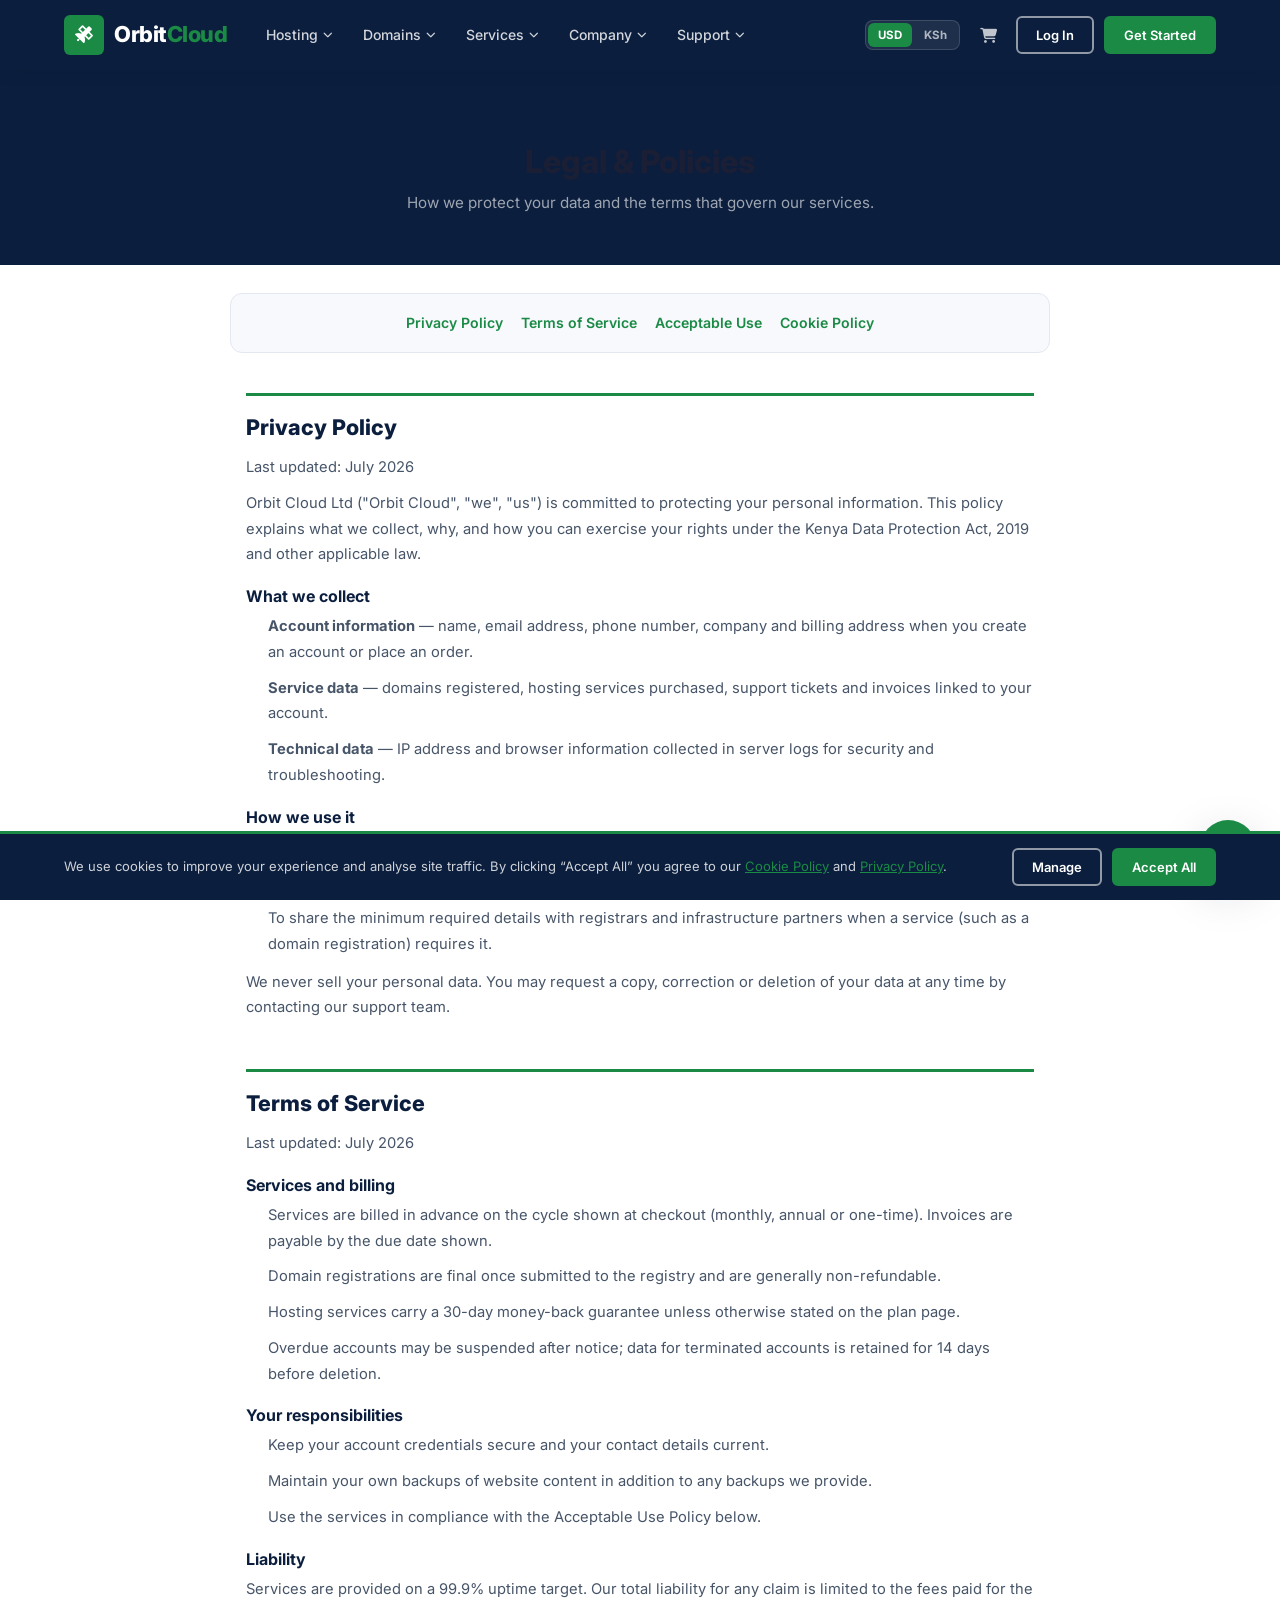
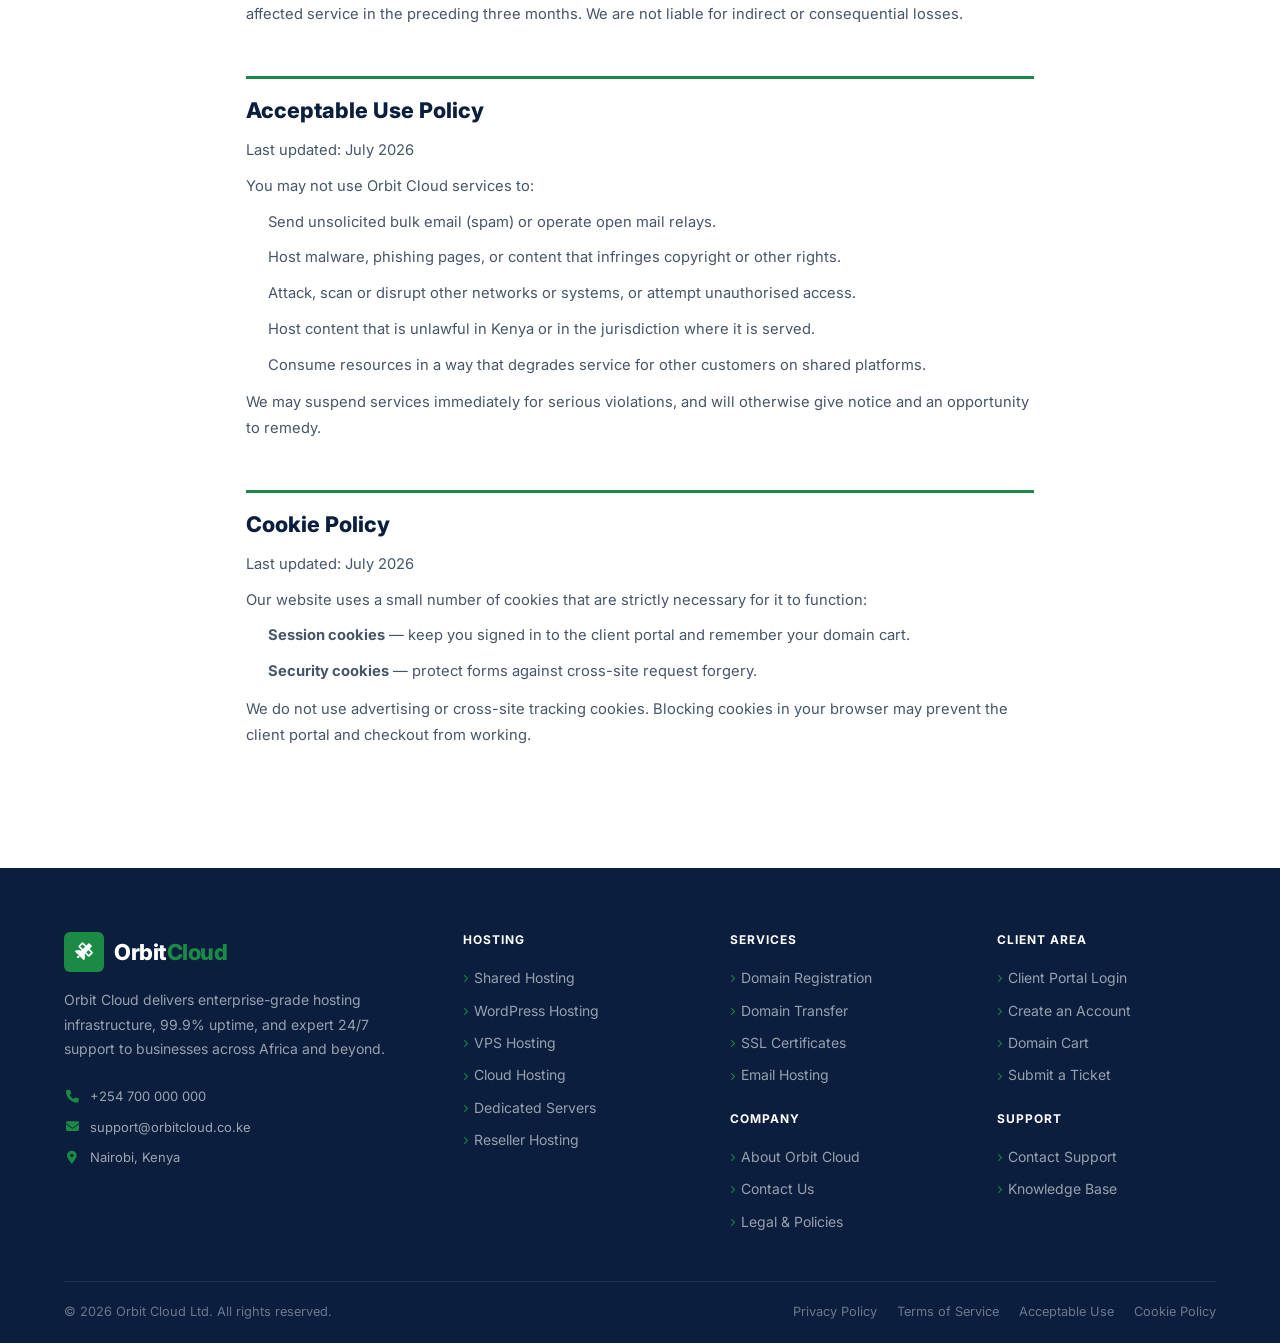
<file: legal.html>
<!DOCTYPE html>
<html lang="en">
<head>
  <meta charset="UTF-8" />
  <meta name="viewport" content="width=device-width, initial-scale=1.0" />
  <title>Legal &amp; Policies — Orbit Cloud</title>
  <meta name="description" content="Orbit Cloud legal policies: Privacy Policy, Terms of Service, Acceptable Use Policy and Cookie Policy." />
  <!-- SEO -->
  <meta name="robots" content="index, follow" />
  <meta name="author" content="Orbit Cloud" />
  <meta name="keywords" content="Orbit Cloud legal, privacy policy, terms of service, acceptable use policy, cookie policy, hosting agreements" />
  <link rel="canonical" href="https://orbitcloud.co.ke/legal.html" />
  <!-- Open Graph -->
  <meta property="og:type" content="website" />
  <meta property="og:site_name" content="Orbit Cloud" />
  <meta property="og:title" content="Legal &amp; Policies — Orbit Cloud" />
  <meta property="og:description" content="Read the Orbit Cloud Terms of Service, Privacy Policy, Acceptable Use Policy, and Cookie Policy. Learn how we secure your data and govern our services." />
  <meta property="og:url" content="https://orbitcloud.co.ke/legal.html" />
  <meta property="og:image" content="https://orbitcloud.co.ke/images/og-image.png" />
  <meta property="og:image:width" content="1200" />
  <meta property="og:image:height" content="630" />
  <!-- Twitter Card -->
  <meta name="twitter:card" content="summary_large_image" />
  <meta name="twitter:site" content="@orbitcloud" />
  <meta name="twitter:title" content="Legal &amp; Policies — Orbit Cloud" />
  <meta name="twitter:description" content="Review Orbit Cloud's terms of service, privacy practices, and compliance standards governing our enterprise hosting platform." />
  <meta name="twitter:image" content="https://orbitcloud.co.ke/images/og-image.png" />
  <link rel="preload" href="https://fonts.googleapis.com/css2?family=Inter:wght@400;500;600;700;800;900&display=swap" as="style" onload="this.onload=null;this.rel='stylesheet'" /><noscript><link href="https://fonts.googleapis.com/css2?family=Inter:wght@400;500;600;700;800;900&display=swap" rel="stylesheet" /></noscript>
  <link rel="preload" href="https://cdnjs.cloudflare.com/ajax/libs/font-awesome/6.5.0/css/all.min.css" as="style" onload="this.onload=null;this.rel='stylesheet'" /><noscript><link rel="stylesheet" href="https://cdnjs.cloudflare.com/ajax/libs/font-awesome/6.5.0/css/all.min.css" /></noscript>
  <link rel="stylesheet" href="css/style.min.css" />
  <style>
    .legal-hero { background: var(--navy, #0B1E3D); color: #fff; padding: 72px 0 48px; text-align: center; }
    .legal-hero h1 { font-size: 2rem; font-weight: 800; margin-bottom: 8px; }
    .legal-hero p { color: rgba(255,255,255,.6); font-size: .95rem; }
    .legal-body { padding: 56px 0 72px; background: #fff; }
    .legal-section { max-width: 820px; margin: 0 auto 48px; padding: 0 16px; }
    .legal-section h2 { font-size: 1.35rem; font-weight: 800; color: #0B1E3D; margin-bottom: 14px; padding-top: 18px; border-top: 3px solid #1A8A45; }
    .legal-section h3 { font-size: 1rem; font-weight: 700; color: #0B1E3D; margin: 18px 0 8px; }
    .legal-section p, .legal-section li { font-size: .92rem; color: #475569; line-height: 1.75; margin-bottom: 10px; }
    .legal-section ul { padding-left: 22px; margin-bottom: 12px; }
    .legal-updated { font-size: .8rem; color: #94a3b8; margin-bottom: 18px; }
    .legal-toc { max-width: 820px; margin: -28px auto 40px; padding: 18px 20px; background: #f7f9fc; border: 1px solid #e3e8f0; border-radius: 12px; display: flex; gap: 18px; flex-wrap: wrap; justify-content: center; position: relative; }
    .legal-toc a { font-size: .88rem; font-weight: 600; color: #1A8A45; text-decoration: none; }
  </style>
</head>
<body>

<header class="site-header">
  <div class="container">
    <div class="header-inner">
      <!-- Logo -->
      <a href="index.html" class="logo">
        <div class="logo-icon"><i class="fas fa-satellite"></i></div>
        <span class="logo-text">Orbit<span>Cloud</span></span>
      </a>

      <!-- Desktop Nav -->
      <nav class="main-nav" aria-label="Main navigation">
        <ul class="nav-list">
          <!-- Hosting -->
          <li class="nav-item">
            <a href="hosting/shared.html" class="nav-link">Hosting <i class="fas fa-chevron-down chevron"></i></a>
            <div class="mega-menu">
              <div>
                <div class="mega-col-title">Web Hosting</div>
                <a href="hosting/shared.html" class="mega-link">
                  <span class="mega-link-icon"><i class="fas fa-server"></i></span>
                  <span class="mega-link-text"><strong>Shared Hosting</strong><span>Perfect for beginners &amp; blogs</span></span>
                </a>
                <a href="hosting/wordpress.html" class="mega-link">
                  <span class="mega-link-icon"><i class="fab fa-wordpress"></i></span>
                  <span class="mega-link-text"><strong>WordPress Hosting</strong><span>Optimised for WordPress sites</span></span>
                </a>
                <a href="hosting/reseller.html" class="mega-link">
                  <span class="mega-link-icon"><i class="fas fa-users-cog"></i></span>
                  <span class="mega-link-text"><strong>Reseller Hosting</strong><span>Start your hosting business</span></span>
                </a>
              </div>
              <div>
                <div class="mega-col-title">Advanced Hosting</div>
                <a href="hosting/vps.html" class="mega-link">
                  <span class="mega-link-icon"><i class="fas fa-microchip"></i></span>
                  <span class="mega-link-text"><strong>VPS Hosting</strong><span>Root access &amp; dedicated resources</span></span>
                </a>
                <a href="hosting/dedicated.html" class="mega-link">
                  <span class="mega-link-icon"><i class="fas fa-database"></i></span>
                  <span class="mega-link-text"><strong>Dedicated Servers</strong><span>Full power for large applications</span></span>
                </a>
                <a href="hosting/cloud.html" class="mega-link">
                  <span class="mega-link-icon"><i class="fas fa-cloud"></i></span>
                  <span class="mega-link-text"><strong>Cloud Hosting</strong><span>Scale on demand, pay as you go</span></span>
                </a>
              </div>
              <div>
                <div class="mega-col-title">Add-On Services</div>
                <a href="ssl.html" class="mega-link">
                  <span class="mega-link-icon"><i class="fas fa-lock"></i></span>
                  <span class="mega-link-text"><strong>SSL Certificates</strong><span>Secure your site &amp; build trust</span></span>
                </a>
                <a href="email-hosting.html" class="mega-link">
                  <span class="mega-link-icon"><i class="fas fa-envelope"></i></span>
                  <span class="mega-link-text"><strong>Email Hosting</strong><span>Professional business email</span></span>
                </a>
                <a href="domains.html" class="mega-link">
                  <span class="mega-link-icon"><i class="fas fa-globe"></i></span>
                  <span class="mega-link-text"><strong>Domain Names</strong><span>Register your perfect domain</span></span>
                </a>
              </div>
            </div>
          </li>
          <!-- Domains -->
          <li class="nav-item">
            <a href="domains.html" class="nav-link">Domains <i class="fas fa-chevron-down chevron"></i></a>
            <div class="dropdown">
              <a href="domains.html"><i class="fas fa-search"></i> Register Domain</a>
              <a href="domains.html#transfer"><i class="fas fa-exchange-alt"></i> Transfer Domain</a>
              <a href="portal/cart.php"><i class="fas fa-cart-shopping"></i> Domain Cart</a>
            </div>
          </li>
          <!-- Services -->
          <li class="nav-item">
            <a href="ssl.html" class="nav-link">Services <i class="fas fa-chevron-down chevron"></i></a>
            <div class="dropdown">
              <a href="ssl.html"><i class="fas fa-lock"></i> SSL Certificates</a>
              <a href="email-hosting.html"><i class="fas fa-envelope"></i> Email Hosting</a>
              <a href="domains.html"><i class="fas fa-globe"></i> Domain Names</a>
            </div>
          </li>
          <!-- Company -->
          <li class="nav-item">
            <a href="about.html" class="nav-link">Company <i class="fas fa-chevron-down chevron"></i></a>
            <div class="dropdown">
              <a href="about.html"><i class="fas fa-building"></i> About Orbit Cloud</a>
              <a href="about.html#team"><i class="fas fa-users"></i> Our Team</a>
              <a href="legal.html"><i class="fas fa-file-shield"></i> Legal &amp; Policies</a>
            </div>
          </li>
          <!-- Support -->
          <li class="nav-item">
            <a href="contact.html" class="nav-link">Support <i class="fas fa-chevron-down chevron"></i></a>
            <div class="dropdown">
              <a href="kb/index.php"><i class="fas fa-book"></i> Knowledge Base</a>
              <a href="contact.html"><i class="fas fa-headset"></i> Contact Support</a>
              <a href="portal/tickets/add.php"><i class="fas fa-ticket-alt"></i> Submit a Ticket</a>
              <a href="portal/login.php"><i class="fas fa-right-to-bracket"></i> Client Portal</a>
            </div>
          </li>
        </ul>
      </nav>

      <!-- Header CTA -->
      <div class="header-right">
        <div class="currency-toggle" role="group" aria-label="Currency"><button type="button" data-cur="USD">USD</button><button type="button" data-cur="KES">KSh</button></div>
        <a href="portal/cart.php" class="header-cart" aria-label="Cart" title="Domain cart"><i class="fas fa-cart-shopping"></i></a>
        <a href="portal/login.php" class="btn btn-outline-white btn-sm">Log In</a>
        <a href="portal/register.php" class="btn btn-green btn-sm">Get Started</a>
      </div>

      <!-- Mobile Toggle -->
      <button type="button" class="nav-toggle" aria-label="Toggle navigation" aria-expanded="false">
        <span></span><span></span><span></span>
      </button>
    </div>
  </div>
</header>

<!-- Mobile Nav -->
<nav class="mobile-nav" aria-label="Mobile navigation">
  <ul class="mobile-nav-list">
    <li class="mobile-nav-item">
      <div class="mobile-nav-link" data-sub>Hosting <i class="fas fa-chevron-down chevron"></i></div>
      <div class="mobile-sub">
        <a href="hosting/shared.html"><i class="fas fa-server"></i> Shared Hosting</a>
        <a href="hosting/vps.html"><i class="fas fa-microchip"></i> VPS Hosting</a>
        <a href="hosting/dedicated.html"><i class="fas fa-database"></i> Dedicated Servers</a>
        <a href="hosting/cloud.html"><i class="fas fa-cloud"></i> Cloud Hosting</a>
        <a href="hosting/wordpress.html"><i class="fab fa-wordpress"></i> WordPress Hosting</a>
        <a href="hosting/reseller.html"><i class="fas fa-users-cog"></i> Reseller Hosting</a>
      </div>
    </li>
    <li class="mobile-nav-item">
      <a href="domains.html" class="mobile-nav-link">Domains</a>
    </li>
    <li class="mobile-nav-item">
      <div class="mobile-nav-link" data-sub>Services <i class="fas fa-chevron-down chevron"></i></div>
      <div class="mobile-sub">
        <a href="ssl.html"><i class="fas fa-lock"></i> SSL Certificates</a>
        <a href="email-hosting.html"><i class="fas fa-envelope"></i> Email Hosting</a>
        <a href="domains.html"><i class="fas fa-globe"></i> Domain Names</a>
      </div>
    </li>
    <li class="mobile-nav-item">
      <a href="about.html" class="mobile-nav-link">Company</a>
    </li>
    <li class="mobile-nav-item">
      <a href="contact.html" class="mobile-nav-link">Support</a>
    </li>
  </ul>
  <div class="mobile-nav-btns">
    <div class="currency-toggle-mobile" role="group" aria-label="Currency"><button type="button" data-cur="USD">USD</button><button type="button" data-cur="KES">KSh</button></div>
    <a href="portal/login.php" class="btn btn-outline-white">Log In</a>
    <a href="portal/register.php" class="btn btn-green">Get Started</a>
  </div>
</nav>

<section class="legal-hero">
  <div class="container">
    <h1>Legal &amp; Policies</h1>
    <p>How we protect your data and the terms that govern our services.</p>
  </div>
</section>

<div class="legal-body">
  <div class="legal-toc">
    <a href="#privacy">Privacy Policy</a>
    <a href="#terms">Terms of Service</a>
    <a href="#aup">Acceptable Use</a>
    <a href="#cookies">Cookie Policy</a>
  </div>

  <section class="legal-section" id="privacy">
    <h2>Privacy Policy</h2>
    <p class="legal-updated">Last updated: July 2026</p>
    <p>Orbit Cloud Ltd ("Orbit Cloud", "we", "us") is committed to protecting your personal information. This policy explains what we collect, why, and how you can exercise your rights under the Kenya Data Protection Act, 2019 and other applicable law.</p>
    <h3>What we collect</h3>
    <ul>
      <li><strong>Account information</strong> — name, email address, phone number, company and billing address when you create an account or place an order.</li>
      <li><strong>Service data</strong> — domains registered, hosting services purchased, support tickets and invoices linked to your account.</li>
      <li><strong>Technical data</strong> — IP address and browser information collected in server logs for security and troubleshooting.</li>
    </ul>
    <h3>How we use it</h3>
    <ul>
      <li>To provision and manage the services you buy (hosting accounts, domain registrations, SSL certificates).</li>
      <li>To send service notices — invoices, renewal reminders, support replies and security alerts.</li>
      <li>To share the minimum required details with registrars and infrastructure partners when a service (such as a domain registration) requires it.</li>
    </ul>
    <p>We never sell your personal data. You may request a copy, correction or deletion of your data at any time by contacting <a href="contact.html">our support team</a>.</p>
  </section>

  <section class="legal-section" id="terms">
    <h2>Terms of Service</h2>
    <p class="legal-updated">Last updated: July 2026</p>
    <h3>Services and billing</h3>
    <ul>
      <li>Services are billed in advance on the cycle shown at checkout (monthly, annual or one-time). Invoices are payable by the due date shown.</li>
      <li>Domain registrations are final once submitted to the registry and are generally non-refundable.</li>
      <li>Hosting services carry a 30-day money-back guarantee unless otherwise stated on the plan page.</li>
      <li>Overdue accounts may be suspended after notice; data for terminated accounts is retained for 14 days before deletion.</li>
    </ul>
    <h3>Your responsibilities</h3>
    <ul>
      <li>Keep your account credentials secure and your contact details current.</li>
      <li>Maintain your own backups of website content in addition to any backups we provide.</li>
      <li>Use the services in compliance with the Acceptable Use Policy below.</li>
    </ul>
    <h3>Liability</h3>
    <p>Services are provided on a 99.9% uptime target. Our total liability for any claim is limited to the fees paid for the affected service in the preceding three months. We are not liable for indirect or consequential losses.</p>
  </section>

  <section class="legal-section" id="aup">
    <h2>Acceptable Use Policy</h2>
    <p class="legal-updated">Last updated: July 2026</p>
    <p>You may not use Orbit Cloud services to:</p>
    <ul>
      <li>Send unsolicited bulk email (spam) or operate open mail relays.</li>
      <li>Host malware, phishing pages, or content that infringes copyright or other rights.</li>
      <li>Attack, scan or disrupt other networks or systems, or attempt unauthorised access.</li>
      <li>Host content that is unlawful in Kenya or in the jurisdiction where it is served.</li>
      <li>Consume resources in a way that degrades service for other customers on shared platforms.</li>
    </ul>
    <p>We may suspend services immediately for serious violations, and will otherwise give notice and an opportunity to remedy.</p>
  </section>

  <section class="legal-section" id="cookies">
    <h2>Cookie Policy</h2>
    <p class="legal-updated">Last updated: July 2026</p>
    <p>Our website uses a small number of cookies that are strictly necessary for it to function:</p>
    <ul>
      <li><strong>Session cookies</strong> — keep you signed in to the client portal and remember your domain cart.</li>
      <li><strong>Security cookies</strong> — protect forms against cross-site request forgery.</li>
    </ul>
    <p>We do not use advertising or cross-site tracking cookies. Blocking cookies in your browser may prevent the client portal and checkout from working.</p>
  </section>
</div>

<footer class="site-footer">
  <div class="container">
    <div class="footer-top">
      <div class="footer-brand">
        <a href="index.html" class="logo">
          <div class="logo-icon"><i class="fas fa-satellite"></i></div>
          <span class="logo-text">Orbit<span>Cloud</span></span>
        </a>
        <p>Orbit Cloud delivers enterprise-grade hosting infrastructure, 99.9% uptime, and expert 24/7 support to businesses across Africa and beyond.</p>
        <div class="footer-contacts">
          <div class="footer-contact"><i class="fas fa-phone"></i> +254 700 000 000</div>
          <div class="footer-contact"><i class="fas fa-envelope"></i> support@orbitcloud.co.ke</div>
          <div class="footer-contact"><i class="fas fa-map-marker-alt"></i> Nairobi, Kenya</div>
        </div>
      </div>
      <div class="footer-col">
        <h4>Hosting</h4>
        <div class="footer-links">
          <a href="hosting/shared.html"><i class="fas fa-chevron-right"></i> Shared Hosting</a>
          <a href="hosting/wordpress.html"><i class="fas fa-chevron-right"></i> WordPress Hosting</a>
          <a href="hosting/vps.html"><i class="fas fa-chevron-right"></i> VPS Hosting</a>
          <a href="hosting/cloud.html"><i class="fas fa-chevron-right"></i> Cloud Hosting</a>
          <a href="hosting/dedicated.html"><i class="fas fa-chevron-right"></i> Dedicated Servers</a>
          <a href="hosting/reseller.html"><i class="fas fa-chevron-right"></i> Reseller Hosting</a>
        </div>
      </div>
      <div class="footer-col">
        <h4>Services</h4>
        <div class="footer-links">
          <a href="domains.html"><i class="fas fa-chevron-right"></i> Domain Registration</a>
          <a href="domains.html#transfer"><i class="fas fa-chevron-right"></i> Domain Transfer</a>
          <a href="ssl.html"><i class="fas fa-chevron-right"></i> SSL Certificates</a>
          <a href="email-hosting.html"><i class="fas fa-chevron-right"></i> Email Hosting</a>
        </div>
        <h4 class="mt-24">Company</h4>
        <div class="footer-links">
          <a href="about.html"><i class="fas fa-chevron-right"></i> About Orbit Cloud</a>
          <a href="contact.html"><i class="fas fa-chevron-right"></i> Contact Us</a>
          <a href="legal.html"><i class="fas fa-chevron-right"></i> Legal &amp; Policies</a>
        </div>
      </div>
      <div class="footer-col">
        <h4>Client Area</h4>
        <div class="footer-links">
          <a href="portal/login.php"><i class="fas fa-chevron-right"></i> Client Portal Login</a>
          <a href="portal/register.php"><i class="fas fa-chevron-right"></i> Create an Account</a>
          <a href="portal/cart.php"><i class="fas fa-chevron-right"></i> Domain Cart</a>
          <a href="portal/tickets/add.php"><i class="fas fa-chevron-right"></i> Submit a Ticket</a>
        </div>
        <h4 class="mt-24">Support</h4>
        <div class="footer-links">
          <a href="contact.html"><i class="fas fa-chevron-right"></i> Contact Support</a>
          <a href="kb/index.php"><i class="fas fa-chevron-right"></i> Knowledge Base</a>
        </div>
      </div>
    </div>
    <div class="footer-bottom">
      <span>&copy; 2026 Orbit Cloud Ltd. All rights reserved.</span>
      <div class="footer-bottom-links">
        <a href="legal.html#privacy">Privacy Policy</a>
        <a href="legal.html#terms">Terms of Service</a>
        <a href="legal.html#aup">Acceptable Use</a>
        <a href="legal.html#cookies">Cookie Policy</a>
      </div>
    </div>
  </div>
</footer>

<script src="js/site-settings.js?v=3" defer></script><script src="js/whmcs.js?v=6" defer></script><script src="js/currency.js?v=1" defer></script><script src="js/main.min.js?v=8" defer></script>
</body>
</html>
</file>
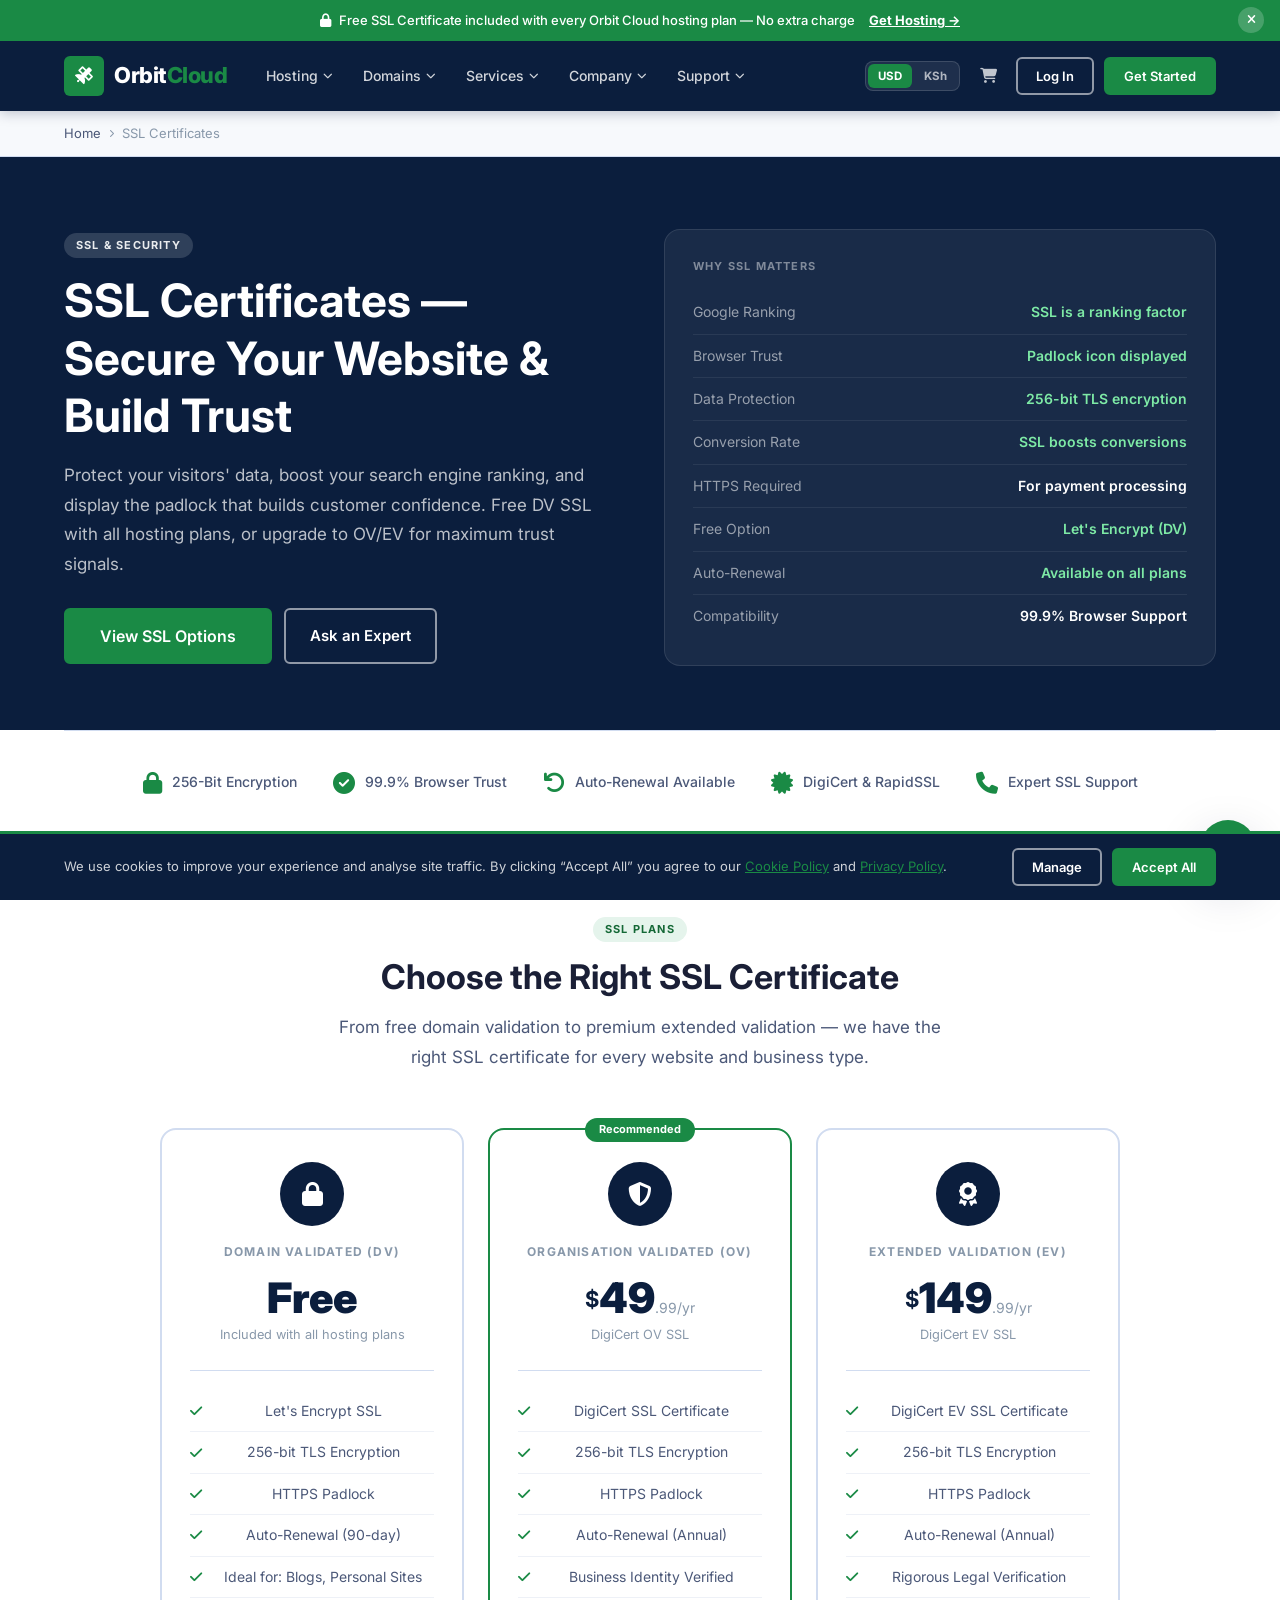
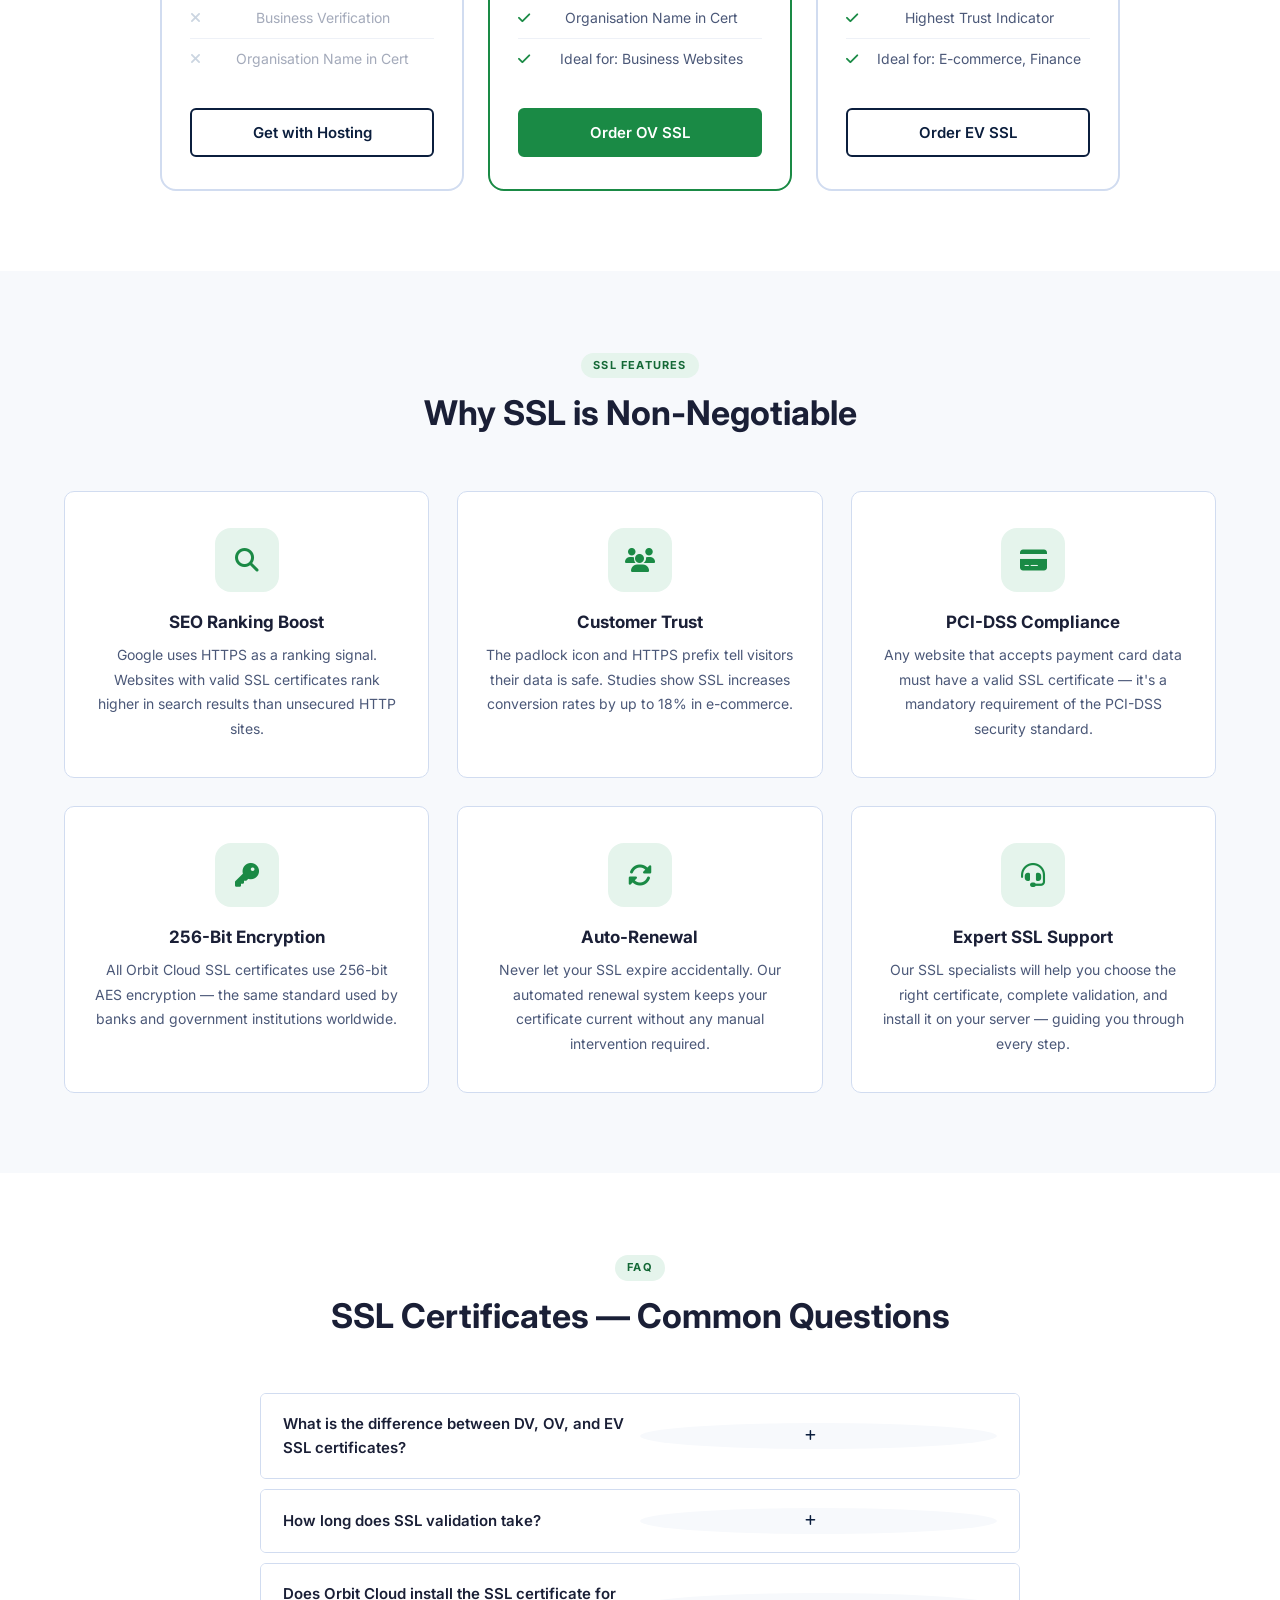
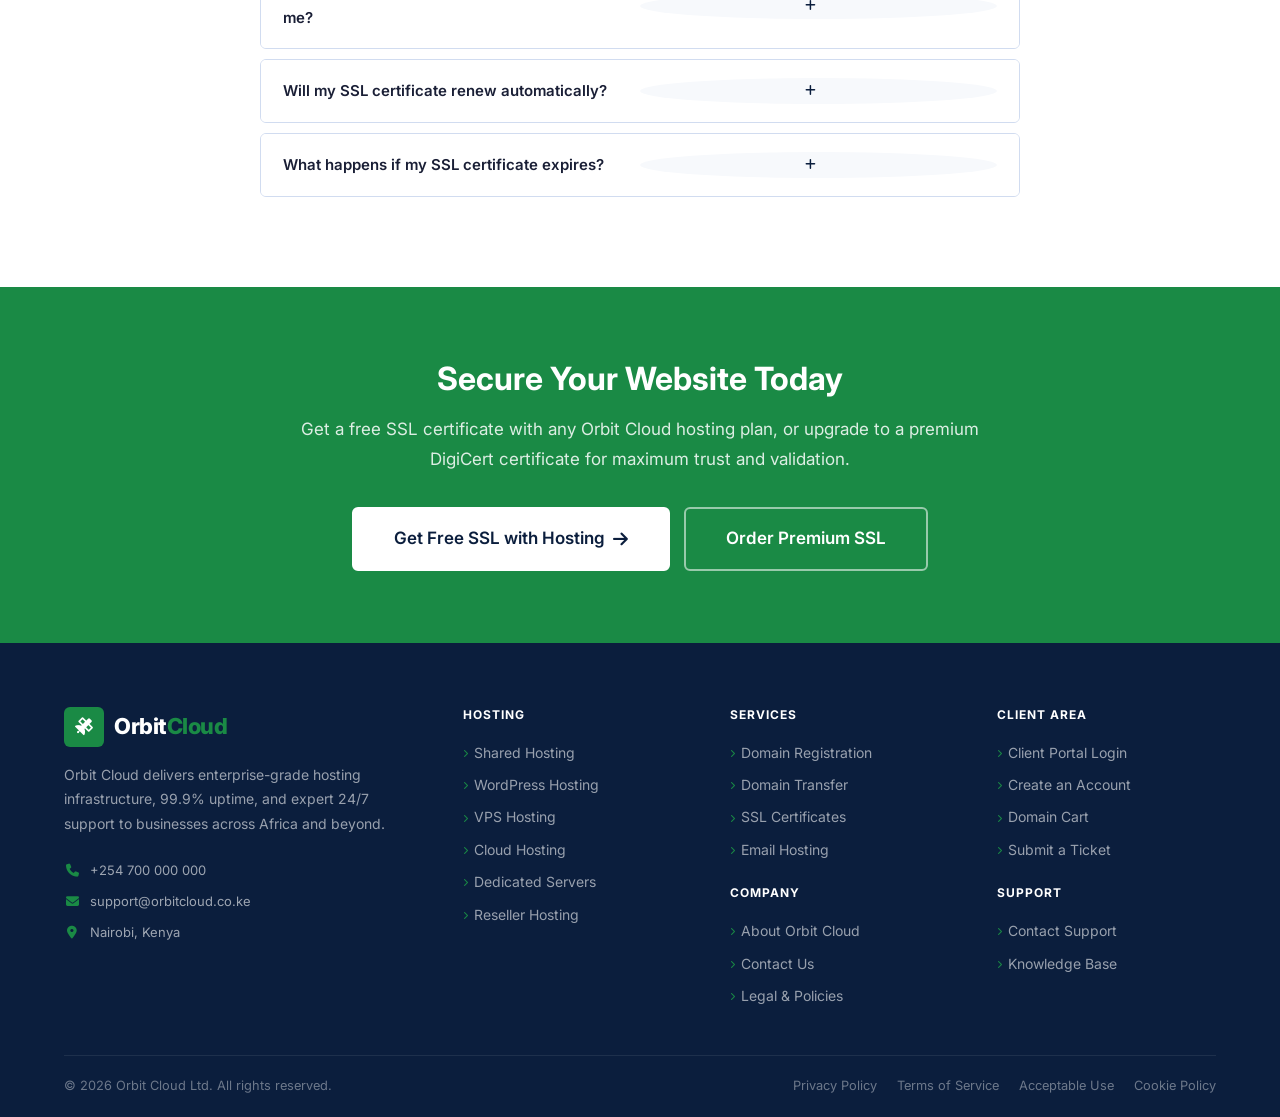
<file: ssl.html>
<!DOCTYPE html>
<html lang="en">
<head>
  <link rel="apple-touch-icon" sizes="180x180" href="apple-touch-icon.png" />
  <link rel="icon" type="image/png" sizes="32x32" href="favicon-32x32.png" />
  <link rel="icon" type="image/png" sizes="16x16" href="favicon-16x16.png" />
  <link rel="manifest" href="site.webmanifest" />
  <meta charset="UTF-8" /><meta name="viewport" content="width=device-width, initial-scale=1.0" />
  <title>SSL Certificates — Orbit Cloud</title>
  <meta name="description" content="Free and premium SSL certificates from DigiCert and RapidSSL. DV, OV, and EV SSL available. Free Let's Encrypt SSL with all hosting plans." />
  <link rel="preconnect" href="https://fonts.googleapis.com" /><link rel="preconnect" href="https://fonts.gstatic.com" crossorigin />
  <link rel="preload" href="https://fonts.googleapis.com/css2?family=Inter:wght@400;500;600;700;800;900&display=swap" as="style" onload="this.onload=null;this.rel='stylesheet'" /><noscript><link href="https://fonts.googleapis.com/css2?family=Inter:wght@400;500;600;700;800;900&display=swap" rel="stylesheet" /></noscript>
  <link rel="preload" href="https://cdnjs.cloudflare.com/ajax/libs/font-awesome/6.5.0/css/all.min.css" as="style" onload="this.onload=null;this.rel='stylesheet'" /><noscript><link rel="stylesheet" href="https://cdnjs.cloudflare.com/ajax/libs/font-awesome/6.5.0/css/all.min.css" /></noscript>
  <link rel="stylesheet" href="css/style.min.css" />
  <link rel="dns-prefetch" href="//cdnjs.cloudflare.com" />
  <meta name="robots" content="index, follow" />
  <meta name="author" content="Orbit Cloud" />
  <meta name="keywords" content="SSL certificate, free SSL, DV SSL, OV SSL, EV SSL, DigiCert SSL, website security, HTTPS" />
  <link rel="canonical" href="https://orbitcloud.co.ke/ssl.html" />
  <meta property="og:type" content="website" />
  <meta property="og:site_name" content="Orbit Cloud" />
  <meta property="og:title" content="SSL Certificates — Orbit Cloud" />
  <meta property="og:description" content="Free and premium SSL certificates from DigiCert and Let's Encrypt. DV, OV, and EV SSL. Free SSL included with all hosting plans." />
  <meta property="og:url" content="https://orbitcloud.co.ke/ssl.html" />
  <meta property="og:image" content="https://orbitcloud.co.ke/images/og-image.png" />
  <meta name="twitter:card" content="summary_large_image" />
  <meta name="twitter:site" content="@orbitcloud" />
  <meta name="twitter:title" content="SSL Certificates — Orbit Cloud" />
  <meta name="twitter:description" content="Protect your website with free and premium SSL. DV, OV, and EV certificates from DigiCert." />
  <meta name="twitter:image" content="https://orbitcloud.co.ke/images/og-image.png" />
  <script type="application/ld+json">
  {
    "@context": "https://schema.org",
    "@type": "BreadcrumbList",
    "itemListElement": [
      {"@type": "ListItem", "position": 1, "name": "Home", "item": "https://orbitcloud.co.ke/"},
      {"@type": "ListItem", "position": 2, "name": "SSL Certificates"}
    ]
  }
  </script>
  <script type="application/ld+json">
  {
    "@context": "https://schema.org",
    "@type": "Service",
    "serviceType": "SSL Certificate",
    "name": "Orbit Cloud SSL Certificates",
    "description": "Domain Validation, Organization Validation, and Extended Validation SSL certificates from DigiCert and Let's Encrypt.",
    "provider": {"@type": "Organization", "name": "Orbit Cloud", "url": "https://orbitcloud.co.ke"},
    "url": "https://orbitcloud.co.ke/ssl.html",
    "offers": [
      {"@type": "Offer", "name": "DV SSL (Let's Encrypt)", "price": "0", "priceCurrency": "USD"},
      {"@type": "Offer", "name": "OV SSL", "price": "49.99", "priceCurrency": "USD"},
      {"@type": "Offer", "name": "EV SSL", "price": "149.99", "priceCurrency": "USD"}
    ]
  }
  </script>
  <script type="application/ld+json">
  {
    "@context": "https://schema.org",
    "@type": "FAQPage",
    "mainEntity": [
      {"@type": "Question", "name": "What is the difference between DV, OV, and EV SSL certificates?", "acceptedAnswer": {"@type": "Answer", "text": "Domain Validated (DV) SSL verifies only domain ownership and is issued in minutes — ideal for blogs and small sites. Organisation Validated (OV) SSL verifies your business identity. Extended Validation (EV) SSL undergoes the most rigorous legal verification and is recommended for e-commerce and financial services."}},
      {"@type": "Question", "name": "How long does SSL validation take?", "acceptedAnswer": {"@type": "Answer", "text": "DV SSL certificates are issued automatically in minutes. OV certificates from DigiCert typically take 1–3 business days. EV certificates require 3–7 business days for full legal verification. You will receive email updates throughout the validation process."}},
      {"@type": "Question", "name": "Does Orbit Cloud install the SSL certificate for me?", "acceptedAnswer": {"@type": "Answer", "text": "Yes. For hosting customers, SSL certificates are installed automatically. If you purchased a standalone certificate for an external server, our SSL specialists will provide installation instructions or install it on your behalf on request."}},
      {"@type": "Question", "name": "Will my SSL certificate renew automatically?", "acceptedAnswer": {"@type": "Answer", "text": "Let's Encrypt (DV) certificates renew automatically every 90 days. DigiCert OV and EV certificates are set up for automatic annual renewal. You will receive email reminders 30 and 7 days before expiry as a backup."}},
      {"@type": "Question", "name": "What happens if my SSL certificate expires?", "acceptedAnswer": {"@type": "Answer", "text": "If your SSL expires, visitors will see a browser security warning and typically leave your site. Search engines may also downrank the site. Our automated renewal systems and manual expiry checks ensure this never happens for Orbit Cloud customers."}}
    ]
  }
  </script>
</head>
<body>

<div class="announcement-bar"><div class="container"><div class="announcement-content"><i class="fas fa-lock"></i><span>Free SSL Certificate included with every Orbit Cloud hosting plan — No extra charge</span><a href="hosting/shared.html">Get Hosting &rarr;</a></div></div><button type="button" class="announcement-close" aria-label="Close announcement"><i class="fas fa-times"></i></button></div>

<header class="site-header">
  <div class="container">
    <div class="header-inner">
      <!-- Logo -->
      <a href="index.html" class="logo">
        <div class="logo-icon"><i class="fas fa-satellite"></i></div>
        <span class="logo-text">Orbit<span>Cloud</span></span>
      </a>

      <!-- Desktop Nav -->
      <nav class="main-nav" aria-label="Main navigation">
        <ul class="nav-list">
          <!-- Hosting -->
          <li class="nav-item">
            <a href="hosting/shared.html" class="nav-link">Hosting <i class="fas fa-chevron-down chevron"></i></a>
            <div class="mega-menu">
              <div>
                <div class="mega-col-title">Web Hosting</div>
                <a href="hosting/shared.html" class="mega-link">
                  <span class="mega-link-icon"><i class="fas fa-server"></i></span>
                  <span class="mega-link-text"><strong>Shared Hosting</strong><span>Perfect for beginners &amp; blogs</span></span>
                </a>
                <a href="hosting/wordpress.html" class="mega-link">
                  <span class="mega-link-icon"><i class="fab fa-wordpress"></i></span>
                  <span class="mega-link-text"><strong>WordPress Hosting</strong><span>Optimised for WordPress sites</span></span>
                </a>
                <a href="hosting/reseller.html" class="mega-link">
                  <span class="mega-link-icon"><i class="fas fa-users-cog"></i></span>
                  <span class="mega-link-text"><strong>Reseller Hosting</strong><span>Start your hosting business</span></span>
                </a>
              </div>
              <div>
                <div class="mega-col-title">Advanced Hosting</div>
                <a href="hosting/vps.html" class="mega-link">
                  <span class="mega-link-icon"><i class="fas fa-microchip"></i></span>
                  <span class="mega-link-text"><strong>VPS Hosting</strong><span>Root access &amp; dedicated resources</span></span>
                </a>
                <a href="hosting/dedicated.html" class="mega-link">
                  <span class="mega-link-icon"><i class="fas fa-database"></i></span>
                  <span class="mega-link-text"><strong>Dedicated Servers</strong><span>Full power for large applications</span></span>
                </a>
                <a href="hosting/cloud.html" class="mega-link">
                  <span class="mega-link-icon"><i class="fas fa-cloud"></i></span>
                  <span class="mega-link-text"><strong>Cloud Hosting</strong><span>Scale on demand, pay as you go</span></span>
                </a>
              </div>
              <div>
                <div class="mega-col-title">Add-On Services</div>
                <a href="ssl.html" class="mega-link">
                  <span class="mega-link-icon"><i class="fas fa-lock"></i></span>
                  <span class="mega-link-text"><strong>SSL Certificates</strong><span>Secure your site &amp; build trust</span></span>
                </a>
                <a href="email-hosting.html" class="mega-link">
                  <span class="mega-link-icon"><i class="fas fa-envelope"></i></span>
                  <span class="mega-link-text"><strong>Email Hosting</strong><span>Professional business email</span></span>
                </a>
                <a href="domains.html" class="mega-link">
                  <span class="mega-link-icon"><i class="fas fa-globe"></i></span>
                  <span class="mega-link-text"><strong>Domain Names</strong><span>Register your perfect domain</span></span>
                </a>
              </div>
            </div>
          </li>
          <!-- Domains -->
          <li class="nav-item">
            <a href="domains.html" class="nav-link">Domains <i class="fas fa-chevron-down chevron"></i></a>
            <div class="dropdown">
              <a href="domains.html"><i class="fas fa-search"></i> Register Domain</a>
              <a href="domains.html#transfer"><i class="fas fa-exchange-alt"></i> Transfer Domain</a>
              <a href="portal/cart.php"><i class="fas fa-cart-shopping"></i> Domain Cart</a>
            </div>
          </li>
          <!-- Services -->
          <li class="nav-item">
            <a href="ssl.html" class="nav-link">Services <i class="fas fa-chevron-down chevron"></i></a>
            <div class="dropdown">
              <a href="ssl.html"><i class="fas fa-lock"></i> SSL Certificates</a>
              <a href="email-hosting.html"><i class="fas fa-envelope"></i> Email Hosting</a>
              <a href="domains.html"><i class="fas fa-globe"></i> Domain Names</a>
            </div>
          </li>
          <!-- Company -->
          <li class="nav-item">
            <a href="about.html" class="nav-link">Company <i class="fas fa-chevron-down chevron"></i></a>
            <div class="dropdown">
              <a href="about.html"><i class="fas fa-building"></i> About Orbit Cloud</a>
              <a href="about.html#team"><i class="fas fa-users"></i> Our Team</a>
              <a href="legal.html"><i class="fas fa-file-shield"></i> Legal &amp; Policies</a>
            </div>
          </li>
          <!-- Support -->
          <li class="nav-item">
            <a href="contact.html" class="nav-link">Support <i class="fas fa-chevron-down chevron"></i></a>
            <div class="dropdown">
              <a href="kb/index.php"><i class="fas fa-book"></i> Knowledge Base</a>
              <a href="contact.html"><i class="fas fa-headset"></i> Contact Support</a>
              <a href="portal/tickets/add.php"><i class="fas fa-ticket-alt"></i> Submit a Ticket</a>
              <a href="portal/login.php"><i class="fas fa-right-to-bracket"></i> Client Portal</a>
            </div>
          </li>
        </ul>
      </nav>

      <!-- Header CTA -->
      <div class="header-right">
        <div class="currency-toggle" role="group" aria-label="Currency"><button type="button" data-cur="USD">USD</button><button type="button" data-cur="KES">KSh</button></div>
        <a href="portal/cart.php" class="header-cart" aria-label="Cart" title="Domain cart"><i class="fas fa-cart-shopping"></i></a>
        <a href="portal/login.php" class="btn btn-outline-white btn-sm">Log In</a>
        <a href="portal/register.php" class="btn btn-green btn-sm">Get Started</a>
      </div>

      <!-- Mobile Toggle -->
      <button type="button" class="nav-toggle" aria-label="Toggle navigation" aria-expanded="false">
        <span></span><span></span><span></span>
      </button>
    </div>
  </div>
</header>

<!-- Mobile Nav -->
<nav class="mobile-nav" aria-label="Mobile navigation">
  <ul class="mobile-nav-list">
    <li class="mobile-nav-item">
      <div class="mobile-nav-link" data-sub>Hosting <i class="fas fa-chevron-down chevron"></i></div>
      <div class="mobile-sub">
        <a href="hosting/shared.html"><i class="fas fa-server"></i> Shared Hosting</a>
        <a href="hosting/vps.html"><i class="fas fa-microchip"></i> VPS Hosting</a>
        <a href="hosting/dedicated.html"><i class="fas fa-database"></i> Dedicated Servers</a>
        <a href="hosting/cloud.html"><i class="fas fa-cloud"></i> Cloud Hosting</a>
        <a href="hosting/wordpress.html"><i class="fab fa-wordpress"></i> WordPress Hosting</a>
        <a href="hosting/reseller.html"><i class="fas fa-users-cog"></i> Reseller Hosting</a>
      </div>
    </li>
    <li class="mobile-nav-item">
      <a href="domains.html" class="mobile-nav-link">Domains</a>
    </li>
    <li class="mobile-nav-item">
      <div class="mobile-nav-link" data-sub>Services <i class="fas fa-chevron-down chevron"></i></div>
      <div class="mobile-sub">
        <a href="ssl.html"><i class="fas fa-lock"></i> SSL Certificates</a>
        <a href="email-hosting.html"><i class="fas fa-envelope"></i> Email Hosting</a>
        <a href="domains.html"><i class="fas fa-globe"></i> Domain Names</a>
      </div>
    </li>
    <li class="mobile-nav-item">
      <a href="about.html" class="mobile-nav-link">Company</a>
    </li>
    <li class="mobile-nav-item">
      <a href="contact.html" class="mobile-nav-link">Support</a>
    </li>
  </ul>
  <div class="mobile-nav-btns">
    <div class="currency-toggle-mobile" role="group" aria-label="Currency"><button type="button" data-cur="USD">USD</button><button type="button" data-cur="KES">KSh</button></div>
    <a href="portal/login.php" class="btn btn-outline-white">Log In</a>
    <a href="portal/register.php" class="btn btn-green">Get Started</a>
  </div>
</nav>

<div class="breadcrumb"><div class="container"><ol><li><a href="index.html">Home</a></li><li><i class="fas fa-chevron-right"></i></li><li>SSL Certificates</li></ol></div></div>

<section class="page-hero"><div class="container"><div class="page-hero-inner">
  <div>
    <span class="section-tag tag-white">SSL &amp; Security</span>
    <h1>SSL Certificates — Secure Your Website &amp; Build Trust</h1>
    <p>Protect your visitors' data, boost your search engine ranking, and display the padlock that builds customer confidence. Free DV SSL with all hosting plans, or upgrade to OV/EV for maximum trust signals.</p>
    <div class="page-hero-ctas">
      <a href="#ssl-plans" class="btn btn-green btn-lg">View SSL Options</a>
      <a href="contact.html" class="btn btn-outline-white">Ask an Expert</a>
    </div>
  </div>
  <div><div class="hero-spec-panel">
    <div class="spec-panel-title">Why SSL Matters</div>
    <div class="spec-row"><span class="spec-key">Google Ranking</span><span class="spec-val good">SSL is a ranking factor</span></div>
    <div class="spec-row"><span class="spec-key">Browser Trust</span><span class="spec-val good">Padlock icon displayed</span></div>
    <div class="spec-row"><span class="spec-key">Data Protection</span><span class="spec-val good">256-bit TLS encryption</span></div>
    <div class="spec-row"><span class="spec-key">Conversion Rate</span><span class="spec-val good">SSL boosts conversions</span></div>
    <div class="spec-row"><span class="spec-key">HTTPS Required</span><span class="spec-val">For payment processing</span></div>
    <div class="spec-row"><span class="spec-key">Free Option</span><span class="spec-val good">Let's Encrypt (DV)</span></div>
    <div class="spec-row"><span class="spec-key">Auto-Renewal</span><span class="spec-val good">Available on all plans</span></div>
    <div class="spec-row"><span class="spec-key">Compatibility</span><span class="spec-val">99.9% Browser Support</span></div>
  </div></div>
</div></div></section>

<div class="container"><div class="trust-badges animate-in">
  <div class="trust-badge"><i class="fas fa-lock"></i> 256-Bit Encryption</div>
  <div class="trust-badge"><i class="fas fa-check-circle"></i> 99.9% Browser Trust</div>
  <div class="trust-badge"><i class="fas fa-undo"></i> Auto-Renewal Available</div>
  <div class="trust-badge"><i class="fas fa-certificate"></i> DigiCert &amp; RapidSSL</div>
  <div class="trust-badge"><i class="fas fa-phone"></i> Expert SSL Support</div>
</div></div>

<section class="section" id="ssl-plans">
  <div class="container">
    <div class="section-header animate-in"><span class="section-tag">SSL Plans</span><h2>Choose the Right SSL Certificate</h2><p>From free domain validation to premium extended validation — we have the right SSL certificate for every website and business type.</p></div>
    <div class="ssl-types-grid plans-grid--centered" data-plans-category="ssl"
         data-plans-card-class="ssl-type-card"
         data-plans-cta="portal/order/index.php?plan={slug}"
         data-plans-cta-label="Order {name}">
      <div class="ssl-type-card animate-in" data-plan-static>
        <div class="ssl-badge"><i class="fas fa-lock"></i></div>
        <div class="plan-name">Domain Validated (DV)</div>
        <div class="plan-price"><span class="currency"></span><span class="amount amount--free">Free</span></div>
        <div class="plan-renew">Included with all hosting plans</div>
        <div class="plan-divider"></div>
        <div class="plan-features">
          <div class="plan-feat"><i class="fas fa-check"></i><span class="feat-label">Let's Encrypt SSL</span></div>
          <div class="plan-feat"><i class="fas fa-check"></i><span class="feat-label">256-bit TLS Encryption</span></div>
          <div class="plan-feat"><i class="fas fa-check"></i><span class="feat-label">HTTPS Padlock</span></div>
          <div class="plan-feat"><i class="fas fa-check"></i><span class="feat-label">Auto-Renewal (90-day)</span></div>
          <div class="plan-feat"><i class="fas fa-check"></i><span class="feat-label">Ideal for: Blogs, Personal Sites</span></div>
          <div class="plan-feat"><i class="fas fa-xmark"></i><span class="feat-label feat-unavailable">Business Verification</span></div>
          <div class="plan-feat"><i class="fas fa-xmark"></i><span class="feat-label feat-unavailable">Organisation Name in Cert</span></div>
        </div>
        <a href="hosting/shared.html" class="btn btn-outline-navy btn-block plan-cta">Get with Hosting</a>
      </div>
      <div class="ssl-type-card recommended animate-in">
        <div class="ssl-badge"><i class="fas fa-shield-alt"></i></div>
        <div class="plan-name">Organisation Validated (OV)</div>
        <div class="plan-price" data-usd-html='<span class="currency">$</span><span class="amount">49</span><span class="period">.99/yr</span>' data-kes-html='<span class="currency">KSh</span><span class="amount">6,500</span><span class="period">/yr</span>'><span class="currency">$</span><span class="amount">49</span><span class="period">.99/yr</span></div>
        <div class="plan-renew">DigiCert OV SSL</div>
        <div class="plan-divider"></div>
        <div class="plan-features">
          <div class="plan-feat"><i class="fas fa-check"></i><span class="feat-label">DigiCert SSL Certificate</span></div>
          <div class="plan-feat"><i class="fas fa-check"></i><span class="feat-label">256-bit TLS Encryption</span></div>
          <div class="plan-feat"><i class="fas fa-check"></i><span class="feat-label">HTTPS Padlock</span></div>
          <div class="plan-feat"><i class="fas fa-check"></i><span class="feat-label">Auto-Renewal (Annual)</span></div>
          <div class="plan-feat"><i class="fas fa-check"></i><span class="feat-label">Business Identity Verified</span></div>
          <div class="plan-feat"><i class="fas fa-check"></i><span class="feat-label">Organisation Name in Cert</span></div>
          <div class="plan-feat"><i class="fas fa-check"></i><span class="feat-label">Ideal for: Business Websites</span></div>
        </div>
        <a href="portal/order/index.php?plan=ssl-ov-ssl" class="btn btn-green btn-block plan-cta" data-whmcs-product="ssl-ov">Order OV SSL</a>
      </div>
      <div class="ssl-type-card animate-in">
        <div class="ssl-badge"><i class="fas fa-award"></i></div>
        <div class="plan-name">Extended Validation (EV)</div>
        <div class="plan-price" data-usd-html='<span class="currency">$</span><span class="amount">149</span><span class="period">.99/yr</span>' data-kes-html='<span class="currency">KSh</span><span class="amount">19,500</span><span class="period">/yr</span>'><span class="currency">$</span><span class="amount">149</span><span class="period">.99/yr</span></div>
        <div class="plan-renew">DigiCert EV SSL</div>
        <div class="plan-divider"></div>
        <div class="plan-features">
          <div class="plan-feat"><i class="fas fa-check"></i><span class="feat-label">DigiCert EV SSL Certificate</span></div>
          <div class="plan-feat"><i class="fas fa-check"></i><span class="feat-label">256-bit TLS Encryption</span></div>
          <div class="plan-feat"><i class="fas fa-check"></i><span class="feat-label">HTTPS Padlock</span></div>
          <div class="plan-feat"><i class="fas fa-check"></i><span class="feat-label">Auto-Renewal (Annual)</span></div>
          <div class="plan-feat"><i class="fas fa-check"></i><span class="feat-label">Rigorous Legal Verification</span></div>
          <div class="plan-feat"><i class="fas fa-check"></i><span class="feat-label">Highest Trust Indicator</span></div>
          <div class="plan-feat"><i class="fas fa-check"></i><span class="feat-label">Ideal for: E-commerce, Finance</span></div>
        </div>
        <a href="portal/order/index.php?plan=ssl-ev-ssl" class="btn btn-outline-navy btn-block plan-cta" data-whmcs-product="ssl-ev">Order EV SSL</a>
      </div>
    </div>
  </div>
</section>

<section class="section section-alt">
  <div class="container">
    <div class="section-header animate-in"><span class="section-tag">SSL Features</span><h2>Why SSL is Non-Negotiable</h2></div>
    <div class="features-grid">
      <div class="feature-card animate-in"><div class="feature-icon"><i class="fas fa-search"></i></div><h3>SEO Ranking Boost</h3><p>Google uses HTTPS as a ranking signal. Websites with valid SSL certificates rank higher in search results than unsecured HTTP sites.</p></div>
      <div class="feature-card animate-in"><div class="feature-icon"><i class="fas fa-users"></i></div><h3>Customer Trust</h3><p>The padlock icon and HTTPS prefix tell visitors their data is safe. Studies show SSL increases conversion rates by up to 18% in e-commerce.</p></div>
      <div class="feature-card animate-in"><div class="feature-icon"><i class="fas fa-credit-card"></i></div><h3>PCI-DSS Compliance</h3><p>Any website that accepts payment card data must have a valid SSL certificate — it's a mandatory requirement of the PCI-DSS security standard.</p></div>
      <div class="feature-card animate-in"><div class="feature-icon"><i class="fas fa-key"></i></div><h3>256-Bit Encryption</h3><p>All Orbit Cloud SSL certificates use 256-bit AES encryption — the same standard used by banks and government institutions worldwide.</p></div>
      <div class="feature-card animate-in"><div class="feature-icon"><i class="fas fa-sync-alt"></i></div><h3>Auto-Renewal</h3><p>Never let your SSL expire accidentally. Our automated renewal system keeps your certificate current without any manual intervention required.</p></div>
      <div class="feature-card animate-in"><div class="feature-icon"><i class="fas fa-headset"></i></div><h3>Expert SSL Support</h3><p>Our SSL specialists will help you choose the right certificate, complete validation, and install it on your server — guiding you through every step.</p></div>
    </div>
  </div>
</section>

<!-- FAQ -->
<section class="section">
  <div class="container">
    <div class="section-header animate-in"><span class="section-tag">FAQ</span><h2>SSL Certificates — Common Questions</h2></div>
    <div class="faq-wrap">
      <div class="faq-item animate-in"><div class="faq-q"><span>What is the difference between DV, OV, and EV SSL certificates?</span><span class="faq-toggle"><i class="fas fa-plus"></i></span></div><div class="faq-a"><div class="faq-a-inner">Domain Validated (DV) SSL verifies only domain ownership and is issued in minutes — ideal for blogs and small sites. Organisation Validated (OV) SSL verifies your business identity. Extended Validation (EV) SSL undergoes the most rigorous legal verification and is recommended for e-commerce and financial services.</div></div></div>
      <div class="faq-item animate-in"><div class="faq-q"><span>How long does SSL validation take?</span><span class="faq-toggle"><i class="fas fa-plus"></i></span></div><div class="faq-a"><div class="faq-a-inner">DV SSL certificates are issued automatically in minutes. OV certificates from DigiCert typically take 1–3 business days. EV certificates require 3–7 business days for full legal verification. You will receive email updates throughout the process.</div></div></div>
      <div class="faq-item animate-in"><div class="faq-q"><span>Does Orbit Cloud install the SSL certificate for me?</span><span class="faq-toggle"><i class="fas fa-plus"></i></span></div><div class="faq-a"><div class="faq-a-inner">Yes. For hosting customers, SSL certificates are installed automatically. If you purchased a standalone certificate for an external server, our SSL specialists will provide installation instructions or install it on your behalf on request.</div></div></div>
      <div class="faq-item animate-in"><div class="faq-q"><span>Will my SSL certificate renew automatically?</span><span class="faq-toggle"><i class="fas fa-plus"></i></span></div><div class="faq-a"><div class="faq-a-inner">Let's Encrypt (DV) certificates renew automatically every 90 days. DigiCert OV and EV certificates are set up for automatic annual renewal. You will receive email reminders 30 and 7 days before expiry as a backup.</div></div></div>
      <div class="faq-item animate-in"><div class="faq-q"><span>What happens if my SSL certificate expires?</span><span class="faq-toggle"><i class="fas fa-plus"></i></span></div><div class="faq-a"><div class="faq-a-inner">If your SSL expires, visitors will see a browser security warning and typically leave your site. Search engines may also downrank the site. Our automated renewal systems and manual expiry checks ensure this never happens for Orbit Cloud customers.</div></div></div>
    </div>
  </div>
</section>

<section class="cta-banner"><div class="container"><div class="cta-inner animate-in">
  <h2>Secure Your Website Today</h2>
  <p>Get a free SSL certificate with any Orbit Cloud hosting plan, or upgrade to a premium DigiCert certificate for maximum trust and validation.</p>
  <div class="cta-btns"><a href="hosting/shared.html" class="btn btn-white btn-xl">Get Free SSL with Hosting <i class="fas fa-arrow-right"></i></a><a href="contact.html" class="btn btn-outline-white btn-xl">Order Premium SSL</a></div>
</div></div></section>

<footer class="site-footer">
  <div class="container">
    <div class="footer-top">
      <div class="footer-brand">
        <a href="index.html" class="logo">
          <div class="logo-icon"><i class="fas fa-satellite"></i></div>
          <span class="logo-text">Orbit<span>Cloud</span></span>
        </a>
        <p>Orbit Cloud delivers enterprise-grade hosting infrastructure, 99.9% uptime, and expert 24/7 support to businesses across Africa and beyond.</p>
        <div class="footer-contacts">
          <div class="footer-contact"><i class="fas fa-phone"></i> +254 700 000 000</div>
          <div class="footer-contact"><i class="fas fa-envelope"></i> support@orbitcloud.co.ke</div>
          <div class="footer-contact"><i class="fas fa-map-marker-alt"></i> Nairobi, Kenya</div>
        </div>
      </div>
      <div class="footer-col">
        <h4>Hosting</h4>
        <div class="footer-links">
          <a href="hosting/shared.html"><i class="fas fa-chevron-right"></i> Shared Hosting</a>
          <a href="hosting/wordpress.html"><i class="fas fa-chevron-right"></i> WordPress Hosting</a>
          <a href="hosting/vps.html"><i class="fas fa-chevron-right"></i> VPS Hosting</a>
          <a href="hosting/cloud.html"><i class="fas fa-chevron-right"></i> Cloud Hosting</a>
          <a href="hosting/dedicated.html"><i class="fas fa-chevron-right"></i> Dedicated Servers</a>
          <a href="hosting/reseller.html"><i class="fas fa-chevron-right"></i> Reseller Hosting</a>
        </div>
      </div>
      <div class="footer-col">
        <h4>Services</h4>
        <div class="footer-links">
          <a href="domains.html"><i class="fas fa-chevron-right"></i> Domain Registration</a>
          <a href="domains.html#transfer"><i class="fas fa-chevron-right"></i> Domain Transfer</a>
          <a href="ssl.html"><i class="fas fa-chevron-right"></i> SSL Certificates</a>
          <a href="email-hosting.html"><i class="fas fa-chevron-right"></i> Email Hosting</a>
        </div>
        <h4 class="mt-24">Company</h4>
        <div class="footer-links">
          <a href="about.html"><i class="fas fa-chevron-right"></i> About Orbit Cloud</a>
          <a href="contact.html"><i class="fas fa-chevron-right"></i> Contact Us</a>
          <a href="legal.html"><i class="fas fa-chevron-right"></i> Legal &amp; Policies</a>
        </div>
      </div>
      <div class="footer-col">
        <h4>Client Area</h4>
        <div class="footer-links">
          <a href="portal/login.php"><i class="fas fa-chevron-right"></i> Client Portal Login</a>
          <a href="portal/register.php"><i class="fas fa-chevron-right"></i> Create an Account</a>
          <a href="portal/cart.php"><i class="fas fa-chevron-right"></i> Domain Cart</a>
          <a href="portal/tickets/add.php"><i class="fas fa-chevron-right"></i> Submit a Ticket</a>
        </div>
        <h4 class="mt-24">Support</h4>
        <div class="footer-links">
          <a href="contact.html"><i class="fas fa-chevron-right"></i> Contact Support</a>
          <a href="kb/index.php"><i class="fas fa-chevron-right"></i> Knowledge Base</a>
        </div>
      </div>
    </div>
    <div class="footer-bottom">
      <span>&copy; 2026 Orbit Cloud Ltd. All rights reserved.</span>
      <div class="footer-bottom-links">
        <a href="legal.html#privacy">Privacy Policy</a>
        <a href="legal.html#terms">Terms of Service</a>
        <a href="legal.html#aup">Acceptable Use</a>
        <a href="legal.html#cookies">Cookie Policy</a>
      </div>
    </div>
  </div>
</footer>

<script src="js/site-settings.js?v=3" defer></script><script src="js/whmcs.js?v=6" defer></script><script src="js/currency.js?v=1" defer></script><script src="js/main.min.js?v=8" defer></script>
</body>
</html>
</file>
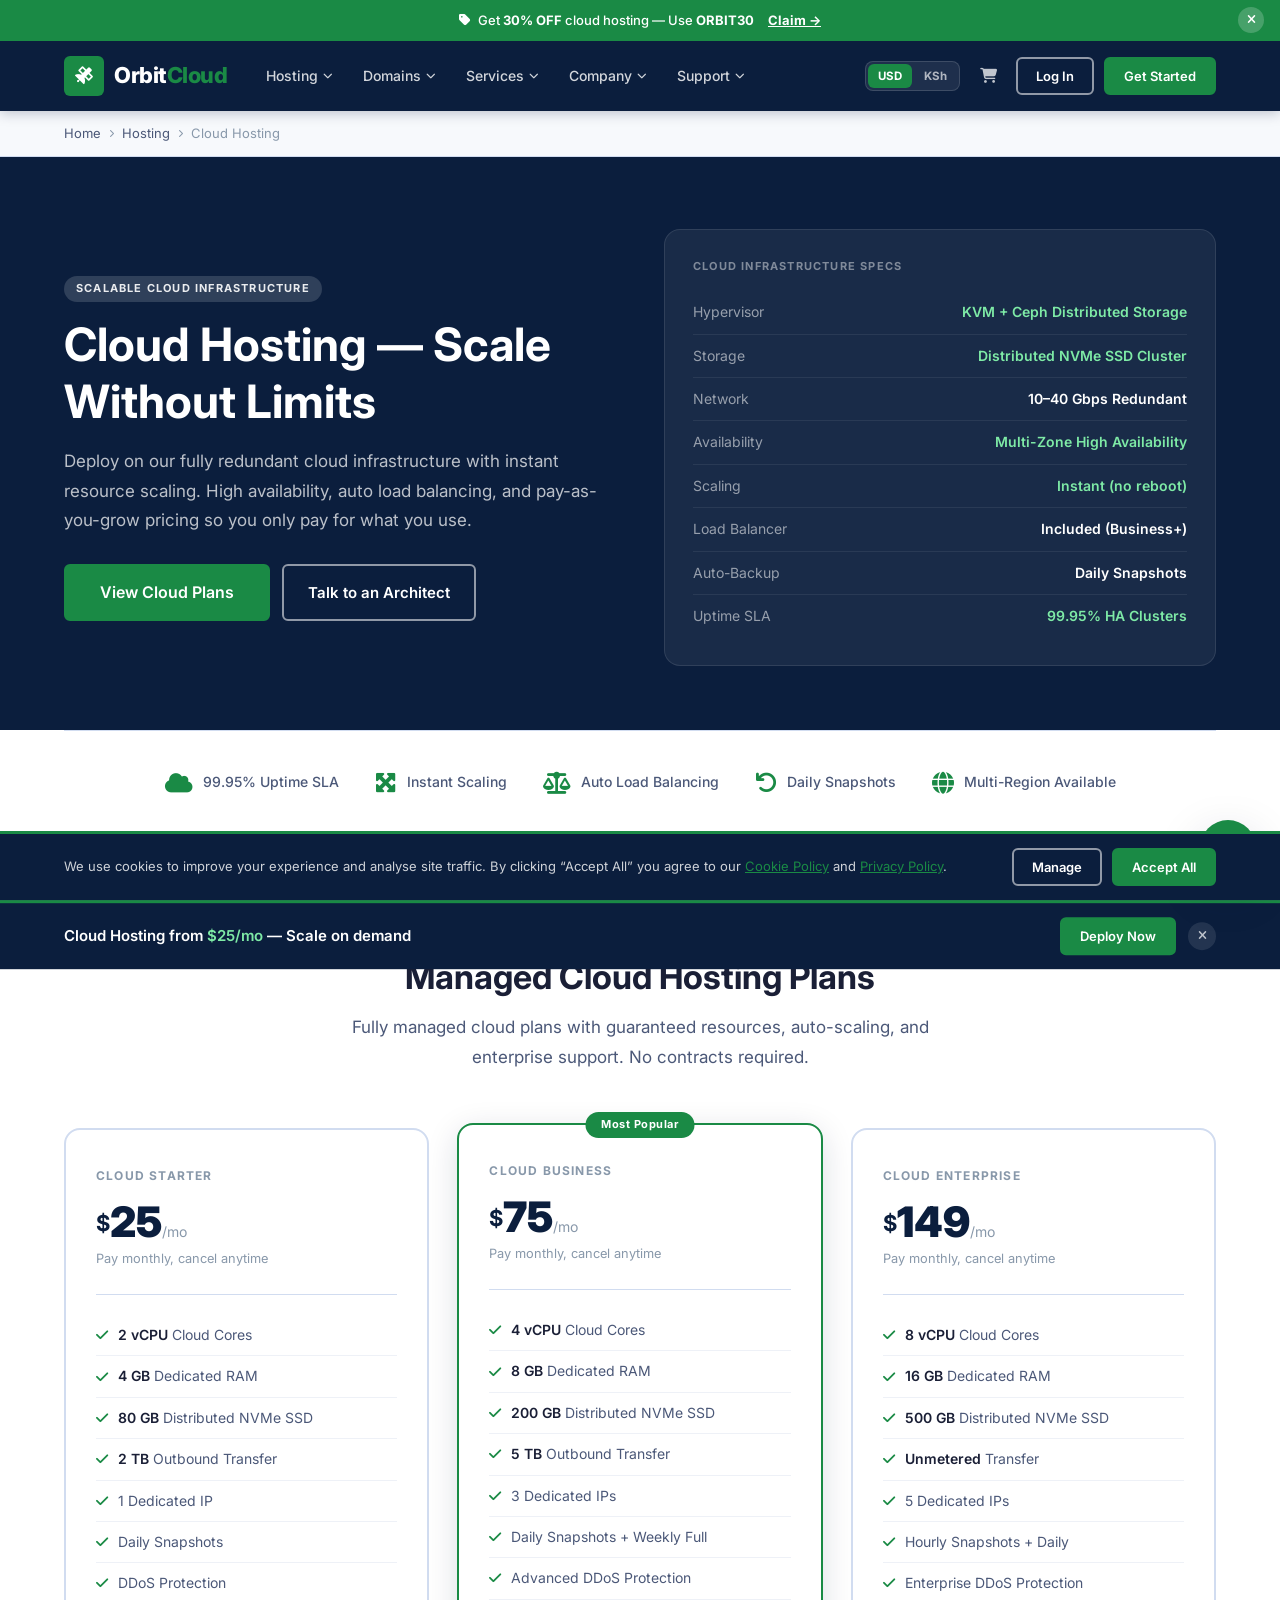
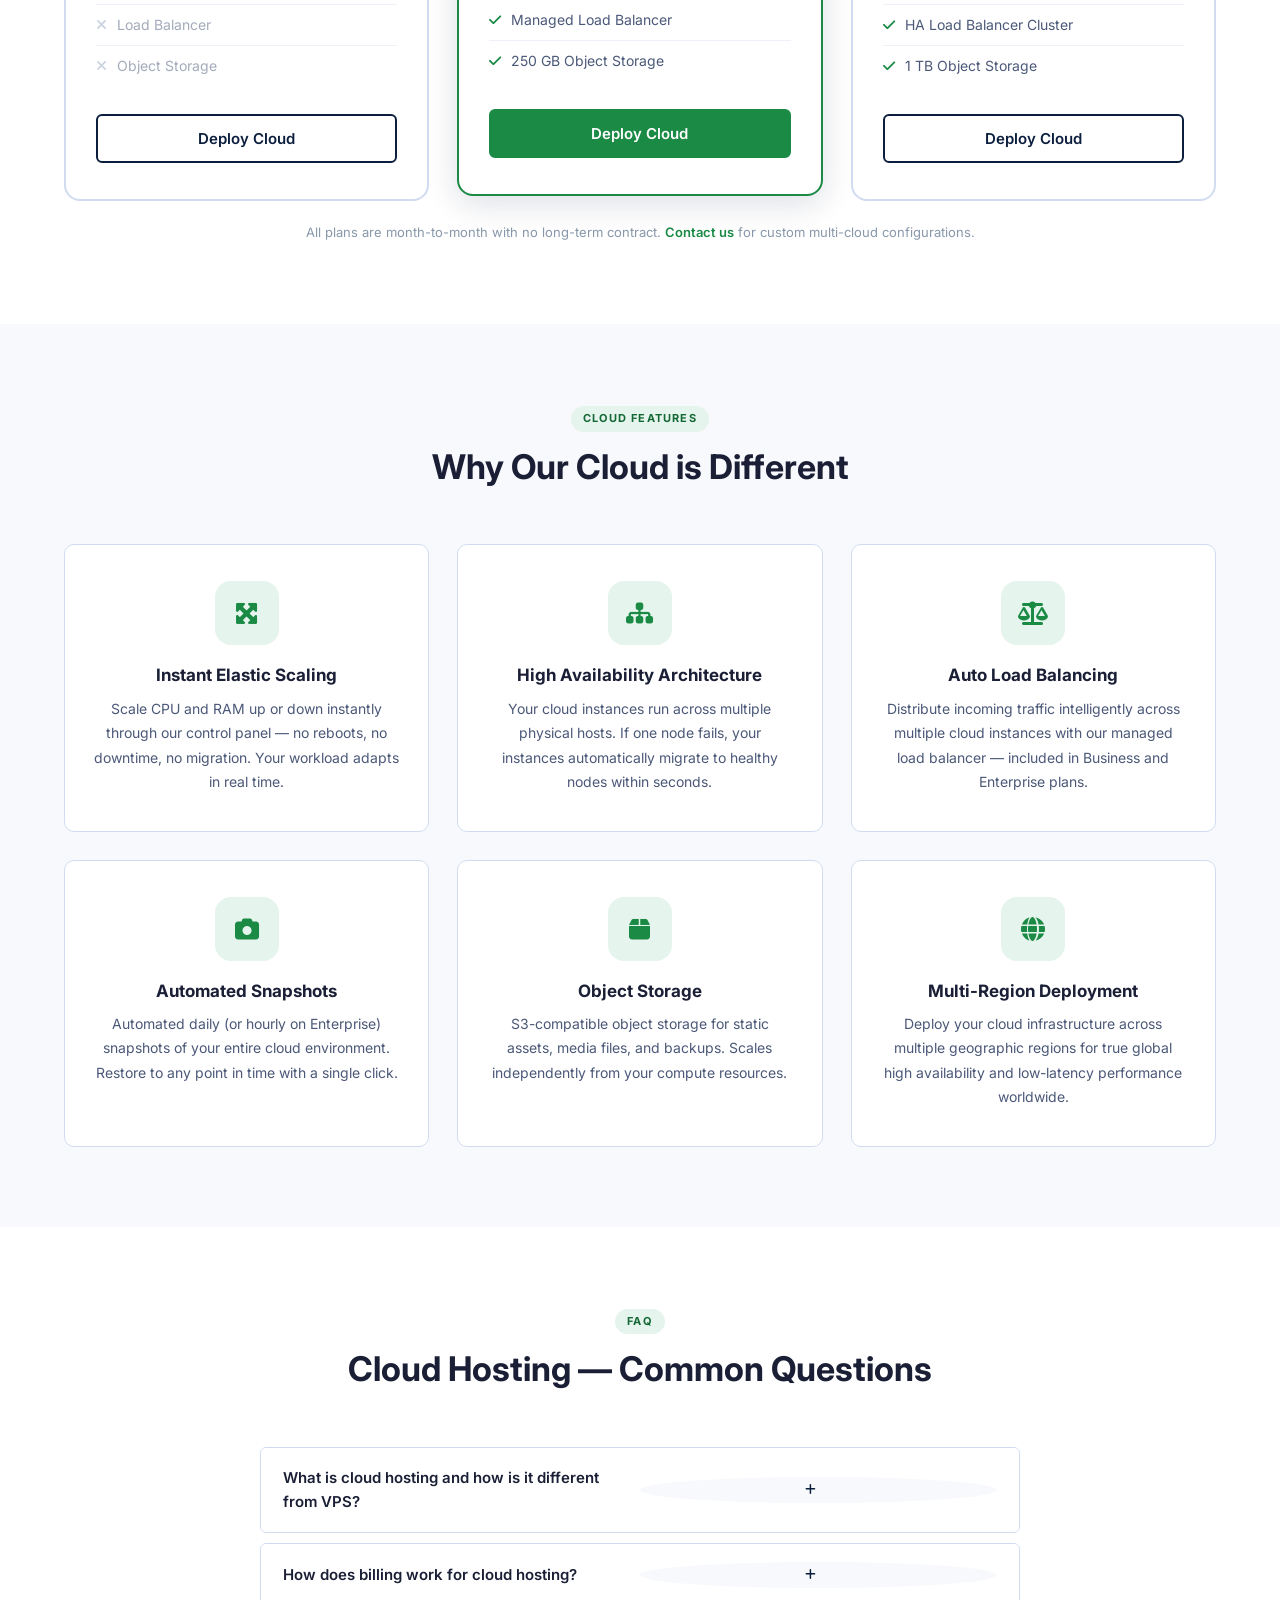
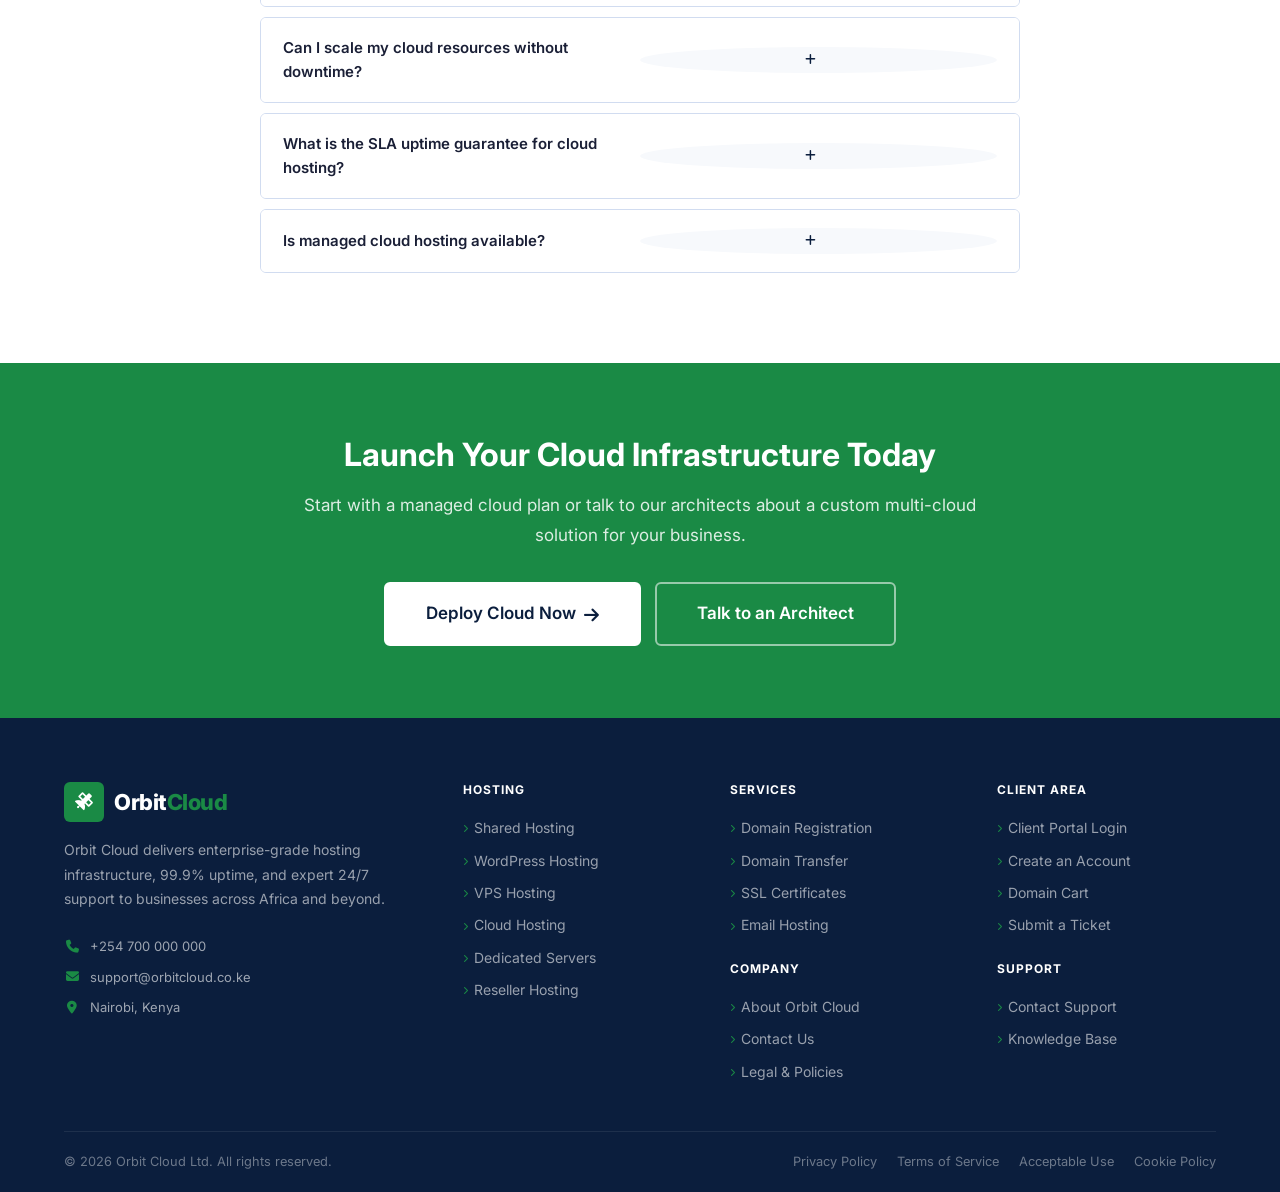
<file: hosting/cloud.html>
<!DOCTYPE html>
<html lang="en">
<head>
  <link rel="apple-touch-icon" sizes="180x180" href="../apple-touch-icon.png" />
  <link rel="icon" type="image/png" sizes="32x32" href="../favicon-32x32.png" />
  <link rel="icon" type="image/png" sizes="16x16" href="../favicon-16x16.png" />
  <link rel="manifest" href="../site.webmanifest" />
  <meta charset="UTF-8" /><meta name="viewport" content="width=device-width, initial-scale=1.0" />
  <title>Cloud Hosting — Orbit Cloud</title>
  <meta name="description" content="Scalable cloud hosting with instant resource scaling, high availability, and pay-as-you-go options. From $25/month." />
  <link rel="preconnect" href="https://fonts.googleapis.com" /><link rel="preconnect" href="https://fonts.gstatic.com" crossorigin />
  <link rel="preload" href="https://fonts.googleapis.com/css2?family=Inter:wght@400;500;600;700;800;900&display=swap" as="style" onload="this.onload=null;this.rel='stylesheet'" /><noscript><link href="https://fonts.googleapis.com/css2?family=Inter:wght@400;500;600;700;800;900&display=swap" rel="stylesheet" /></noscript>
  <link rel="preload" href="https://cdnjs.cloudflare.com/ajax/libs/font-awesome/6.5.0/css/all.min.css" as="style" onload="this.onload=null;this.rel='stylesheet'" /><noscript><link rel="stylesheet" href="https://cdnjs.cloudflare.com/ajax/libs/font-awesome/6.5.0/css/all.min.css" /></noscript>
  <link rel="stylesheet" href="../css/style.min.css" />
  <link rel="dns-prefetch" href="//cdnjs.cloudflare.com" />
  <meta name="robots" content="index, follow" />
  <meta name="author" content="Orbit Cloud" />
  <meta name="keywords" content="cloud hosting, scalable cloud servers, high availability hosting, cloud infrastructure, elastic hosting" />
  <link rel="canonical" href="https://orbitcloud.co.ke/hosting/cloud.html" />
  <meta property="og:type" content="website" />
  <meta property="og:site_name" content="Orbit Cloud" />
  <meta property="og:title" content="Cloud Hosting Plans — Orbit Cloud" />
  <meta property="og:description" content="Scalable cloud hosting with instant resource scaling, high availability, and pay-as-you-go options. Plans from $25/month." />
  <meta property="og:url" content="https://orbitcloud.co.ke/hosting/cloud.html" />
  <meta property="og:image" content="https://orbitcloud.co.ke/images/og-image.png" />
  <meta name="twitter:card" content="summary_large_image" />
  <meta name="twitter:site" content="@orbitcloud" />
  <meta name="twitter:title" content="Cloud Hosting from $25/mo — Orbit Cloud" />
  <meta name="twitter:description" content="High-availability cloud hosting with instant scaling, redundant infrastructure, and 99.99% uptime SLA." />
  <meta name="twitter:image" content="https://orbitcloud.co.ke/images/og-image.png" />
  <script type="application/ld+json">
  {
    "@context": "https://schema.org",
    "@type": "BreadcrumbList",
    "itemListElement": [
      {"@type": "ListItem", "position": 1, "name": "Home", "item": "https://orbitcloud.co.ke/"},
      {"@type": "ListItem", "position": 2, "name": "Hosting"},
      {"@type": "ListItem", "position": 3, "name": "Cloud Hosting"}
    ]
  }
  </script>
  <script type="application/ld+json">
  {
    "@context": "https://schema.org",
    "@type": "Product",
    "name": "Orbit Cloud Cloud Hosting",
    "description": "Scalable cloud hosting infrastructure with instant resource scaling, high availability architecture, and pay-as-you-go billing.",
    "brand": {"@type": "Brand", "name": "Orbit Cloud"},
    "offers": [
      {"@type": "Offer", "name": "Cloud Starter", "price": "25.00", "priceCurrency": "USD", "priceValidUntil": "2026-12-31", "availability": "https://schema.org/InStock", "url": "https://orbitcloud.co.ke/hosting/cloud.html"},
      {"@type": "Offer", "name": "Cloud Business", "price": "75.00", "priceCurrency": "USD", "priceValidUntil": "2026-12-31", "availability": "https://schema.org/InStock", "url": "https://orbitcloud.co.ke/hosting/cloud.html"},
      {"@type": "Offer", "name": "Cloud Enterprise", "price": "149.00", "priceCurrency": "USD", "priceValidUntil": "2026-12-31", "availability": "https://schema.org/InStock", "url": "https://orbitcloud.co.ke/hosting/cloud.html"}
    ]
  }
  </script>
  <script type="application/ld+json">
  {
    "@context": "https://schema.org",
    "@type": "FAQPage",
    "mainEntity": [
      {"@type": "Question", "name": "What is cloud hosting and how is it different from VPS?", "acceptedAnswer": {"@type": "Answer", "text": "Cloud hosting distributes your workload across multiple virtual instances on shared physical infrastructure, providing high availability and instant scaling. VPS is a single virtual server with fixed resources. Cloud hosting suits variable or spiky traffic, while VPS is better for consistent, predictable workloads."}},
      {"@type": "Question", "name": "How does billing work for cloud hosting?", "acceptedAnswer": {"@type": "Answer", "text": "Cloud hosting plans are billed monthly with no long-term contract. You can cancel at any time without penalties. We charge a flat monthly rate per tier, making costs predictable regardless of actual usage within your plan."}},
      {"@type": "Question", "name": "Can I scale my cloud resources without downtime?", "acceptedAnswer": {"@type": "Answer", "text": "Yes. You can scale CPU and RAM up or down instantly through our control panel with zero downtime. Storage scaling typically completes in under 5 minutes with a brief maintenance window."}},
      {"@type": "Question", "name": "What is the SLA uptime guarantee for cloud hosting?", "acceptedAnswer": {"@type": "Answer", "text": "All Orbit Cloud Cloud Hosting plans carry a 99.99% uptime SLA. The distributed architecture means your application stays online even if one physical node fails, thanks to automatic live migration to healthy nodes."}},
      {"@type": "Question", "name": "Is managed cloud hosting available?", "acceptedAnswer": {"@type": "Answer", "text": "Yes. All cloud plans include basic infrastructure management. For a fully managed experience including OS updates, security hardening, and application-level support, contact our sales team about adding a managed services package."}}
    ]
  }
  </script>
</head>
<body>

<div class="announcement-bar"><div class="container"><div class="announcement-content"><i class="fas fa-tag"></i><span>Get <strong>30% OFF</strong> cloud hosting — Use <strong>ORBIT30</strong></span><a href="#plans">Claim &rarr;</a></div></div><button type="button" class="announcement-close" aria-label="Close announcement"><i class="fas fa-times"></i></button></div>

<header class="site-header">
  <div class="container">
    <div class="header-inner">
      <!-- Logo -->
      <a href="../index.html" class="logo">
        <div class="logo-icon"><i class="fas fa-satellite"></i></div>
        <span class="logo-text">Orbit<span>Cloud</span></span>
      </a>

      <!-- Desktop Nav -->
      <nav class="main-nav" aria-label="Main navigation">
        <ul class="nav-list">
          <!-- Hosting -->
          <li class="nav-item">
            <a href="../hosting/shared.html" class="nav-link">Hosting <i class="fas fa-chevron-down chevron"></i></a>
            <div class="mega-menu">
              <div>
                <div class="mega-col-title">Web Hosting</div>
                <a href="../hosting/shared.html" class="mega-link">
                  <span class="mega-link-icon"><i class="fas fa-server"></i></span>
                  <span class="mega-link-text"><strong>Shared Hosting</strong><span>Perfect for beginners &amp; blogs</span></span>
                </a>
                <a href="../hosting/wordpress.html" class="mega-link">
                  <span class="mega-link-icon"><i class="fab fa-wordpress"></i></span>
                  <span class="mega-link-text"><strong>WordPress Hosting</strong><span>Optimised for WordPress sites</span></span>
                </a>
                <a href="../hosting/reseller.html" class="mega-link">
                  <span class="mega-link-icon"><i class="fas fa-users-cog"></i></span>
                  <span class="mega-link-text"><strong>Reseller Hosting</strong><span>Start your hosting business</span></span>
                </a>
              </div>
              <div>
                <div class="mega-col-title">Advanced Hosting</div>
                <a href="../hosting/vps.html" class="mega-link">
                  <span class="mega-link-icon"><i class="fas fa-microchip"></i></span>
                  <span class="mega-link-text"><strong>VPS Hosting</strong><span>Root access &amp; dedicated resources</span></span>
                </a>
                <a href="../hosting/dedicated.html" class="mega-link">
                  <span class="mega-link-icon"><i class="fas fa-database"></i></span>
                  <span class="mega-link-text"><strong>Dedicated Servers</strong><span>Full power for large applications</span></span>
                </a>
                <a href="../hosting/cloud.html" class="mega-link">
                  <span class="mega-link-icon"><i class="fas fa-cloud"></i></span>
                  <span class="mega-link-text"><strong>Cloud Hosting</strong><span>Scale on demand, pay as you go</span></span>
                </a>
              </div>
              <div>
                <div class="mega-col-title">Add-On Services</div>
                <a href="../ssl.html" class="mega-link">
                  <span class="mega-link-icon"><i class="fas fa-lock"></i></span>
                  <span class="mega-link-text"><strong>SSL Certificates</strong><span>Secure your site &amp; build trust</span></span>
                </a>
                <a href="../email-hosting.html" class="mega-link">
                  <span class="mega-link-icon"><i class="fas fa-envelope"></i></span>
                  <span class="mega-link-text"><strong>Email Hosting</strong><span>Professional business email</span></span>
                </a>
                <a href="../domains.html" class="mega-link">
                  <span class="mega-link-icon"><i class="fas fa-globe"></i></span>
                  <span class="mega-link-text"><strong>Domain Names</strong><span>Register your perfect domain</span></span>
                </a>
              </div>
            </div>
          </li>
          <!-- Domains -->
          <li class="nav-item">
            <a href="../domains.html" class="nav-link">Domains <i class="fas fa-chevron-down chevron"></i></a>
            <div class="dropdown">
              <a href="../domains.html"><i class="fas fa-search"></i> Register Domain</a>
              <a href="../domains.html#transfer"><i class="fas fa-exchange-alt"></i> Transfer Domain</a>
              <a href="../portal/cart.php"><i class="fas fa-cart-shopping"></i> Domain Cart</a>
            </div>
          </li>
          <!-- Services -->
          <li class="nav-item">
            <a href="../ssl.html" class="nav-link">Services <i class="fas fa-chevron-down chevron"></i></a>
            <div class="dropdown">
              <a href="../ssl.html"><i class="fas fa-lock"></i> SSL Certificates</a>
              <a href="../email-hosting.html"><i class="fas fa-envelope"></i> Email Hosting</a>
              <a href="../domains.html"><i class="fas fa-globe"></i> Domain Names</a>
            </div>
          </li>
          <!-- Company -->
          <li class="nav-item">
            <a href="../about.html" class="nav-link">Company <i class="fas fa-chevron-down chevron"></i></a>
            <div class="dropdown">
              <a href="../about.html"><i class="fas fa-building"></i> About Orbit Cloud</a>
              <a href="../about.html#team"><i class="fas fa-users"></i> Our Team</a>
              <a href="../legal.html"><i class="fas fa-file-shield"></i> Legal &amp; Policies</a>
            </div>
          </li>
          <!-- Support -->
          <li class="nav-item">
            <a href="../contact.html" class="nav-link">Support <i class="fas fa-chevron-down chevron"></i></a>
            <div class="dropdown">
              <a href="../kb/index.php"><i class="fas fa-book"></i> Knowledge Base</a>
              <a href="../contact.html"><i class="fas fa-headset"></i> Contact Support</a>
              <a href="../portal/tickets/add.php"><i class="fas fa-ticket-alt"></i> Submit a Ticket</a>
              <a href="../portal/login.php"><i class="fas fa-right-to-bracket"></i> Client Portal</a>
            </div>
          </li>
        </ul>
      </nav>

      <!-- Header CTA -->
      <div class="header-right">
        <div class="currency-toggle" role="group" aria-label="Currency"><button type="button" data-cur="USD">USD</button><button type="button" data-cur="KES">KSh</button></div>
        <a href="../portal/cart.php" class="header-cart" aria-label="Cart" title="Domain cart"><i class="fas fa-cart-shopping"></i></a>
        <a href="../portal/login.php" class="btn btn-outline-white btn-sm">Log In</a>
        <a href="../portal/register.php" class="btn btn-green btn-sm">Get Started</a>
      </div>

      <!-- Mobile Toggle -->
      <button type="button" class="nav-toggle" aria-label="Toggle navigation" aria-expanded="false">
        <span></span><span></span><span></span>
      </button>
    </div>
  </div>
</header>

<!-- Mobile Nav -->
<nav class="mobile-nav" aria-label="Mobile navigation">
  <ul class="mobile-nav-list">
    <li class="mobile-nav-item">
      <div class="mobile-nav-link" data-sub>Hosting <i class="fas fa-chevron-down chevron"></i></div>
      <div class="mobile-sub">
        <a href="../hosting/shared.html"><i class="fas fa-server"></i> Shared Hosting</a>
        <a href="../hosting/vps.html"><i class="fas fa-microchip"></i> VPS Hosting</a>
        <a href="../hosting/dedicated.html"><i class="fas fa-database"></i> Dedicated Servers</a>
        <a href="../hosting/cloud.html"><i class="fas fa-cloud"></i> Cloud Hosting</a>
        <a href="../hosting/wordpress.html"><i class="fab fa-wordpress"></i> WordPress Hosting</a>
        <a href="../hosting/reseller.html"><i class="fas fa-users-cog"></i> Reseller Hosting</a>
      </div>
    </li>
    <li class="mobile-nav-item">
      <a href="../domains.html" class="mobile-nav-link">Domains</a>
    </li>
    <li class="mobile-nav-item">
      <div class="mobile-nav-link" data-sub>Services <i class="fas fa-chevron-down chevron"></i></div>
      <div class="mobile-sub">
        <a href="../ssl.html"><i class="fas fa-lock"></i> SSL Certificates</a>
        <a href="../email-hosting.html"><i class="fas fa-envelope"></i> Email Hosting</a>
        <a href="../domains.html"><i class="fas fa-globe"></i> Domain Names</a>
      </div>
    </li>
    <li class="mobile-nav-item">
      <a href="../about.html" class="mobile-nav-link">Company</a>
    </li>
    <li class="mobile-nav-item">
      <a href="../contact.html" class="mobile-nav-link">Support</a>
    </li>
  </ul>
  <div class="mobile-nav-btns">
    <div class="currency-toggle-mobile" role="group" aria-label="Currency"><button type="button" data-cur="USD">USD</button><button type="button" data-cur="KES">KSh</button></div>
    <a href="../portal/login.php" class="btn btn-outline-white">Log In</a>
    <a href="../portal/register.php" class="btn btn-green">Get Started</a>
  </div>
</nav>

<div class="breadcrumb"><div class="container"><ol><li><a href="../index.html">Home</a></li><li><i class="fas fa-chevron-right"></i></li><li><a href="shared.html">Hosting</a></li><li><i class="fas fa-chevron-right"></i></li><li>Cloud Hosting</li></ol></div></div>

<section class="page-hero"><div class="container"><div class="page-hero-inner">
  <div>
    <span class="section-tag tag-white">Scalable Cloud Infrastructure</span>
    <h1>Cloud Hosting — Scale Without Limits</h1>
    <p>Deploy on our fully redundant cloud infrastructure with instant resource scaling. High availability, auto load balancing, and pay-as-you-grow pricing so you only pay for what you use.</p>
    <div class="page-hero-ctas">
      <a href="#plans" class="btn btn-green btn-lg">View Cloud Plans</a>
      <a href="../contact.html" class="btn btn-outline-white">Talk to an Architect</a>
    </div>
  </div>
  <div><div class="hero-spec-panel">
    <div class="spec-panel-title">Cloud Infrastructure Specs</div>
    <div class="spec-row"><span class="spec-key">Hypervisor</span><span class="spec-val good">KVM + Ceph Distributed Storage</span></div>
    <div class="spec-row"><span class="spec-key">Storage</span><span class="spec-val good">Distributed NVMe SSD Cluster</span></div>
    <div class="spec-row"><span class="spec-key">Network</span><span class="spec-val">10–40 Gbps Redundant</span></div>
    <div class="spec-row"><span class="spec-key">Availability</span><span class="spec-val good">Multi-Zone High Availability</span></div>
    <div class="spec-row"><span class="spec-key">Scaling</span><span class="spec-val good">Instant (no reboot)</span></div>
    <div class="spec-row"><span class="spec-key">Load Balancer</span><span class="spec-val">Included (Business+)</span></div>
    <div class="spec-row"><span class="spec-key">Auto-Backup</span><span class="spec-val">Daily Snapshots</span></div>
    <div class="spec-row"><span class="spec-key">Uptime SLA</span><span class="spec-val good">99.95% HA Clusters</span></div>
  </div></div>
</div></div></section>

<div class="container"><div class="trust-badges animate-in">
  <div class="trust-badge"><i class="fas fa-cloud"></i> 99.95% Uptime SLA</div>
  <div class="trust-badge"><i class="fas fa-expand-arrows-alt"></i> Instant Scaling</div>
  <div class="trust-badge"><i class="fas fa-balance-scale"></i> Auto Load Balancing</div>
  <div class="trust-badge"><i class="fas fa-undo"></i> Daily Snapshots</div>
  <div class="trust-badge"><i class="fas fa-globe"></i> Multi-Region Available</div>
</div></div>

<section class="section" id="plans">
  <div class="container">
    <div class="section-header animate-in"><span class="section-tag">Cloud Plans</span><h2>Managed Cloud Hosting Plans</h2><p>Fully managed cloud plans with guaranteed resources, auto-scaling, and enterprise support. No contracts required.</p></div>
    <div class="pricing-grid" data-plans-category="cloud" data-plans-cta="../portal/order/index.php?plan={slug}" data-plans-cta-label="Deploy Cloud">
      <div class="pricing-card animate-in">
        <div class="plan-name">Cloud Starter</div>
        <div class="plan-price" data-usd-html='<span class="currency">$</span><span class="amount">25</span><span class="period">/mo</span>' data-kes-html='<span class="currency">KSh</span><span class="amount">3,250</span><span class="period">/mo</span>'><span class="currency">$</span><span class="amount">25</span><span class="period">/mo</span></div>
        <div class="plan-renew">Pay monthly, cancel anytime</div>
        <div class="plan-divider"></div>
        <div class="plan-features">
          <div class="plan-feat"><i class="fas fa-check"></i><span class="feat-label"><strong>2 vCPU</strong> Cloud Cores</span></div>
          <div class="plan-feat"><i class="fas fa-check"></i><span class="feat-label"><strong>4 GB</strong> Dedicated RAM</span></div>
          <div class="plan-feat"><i class="fas fa-check"></i><span class="feat-label"><strong>80 GB</strong> Distributed NVMe SSD</span></div>
          <div class="plan-feat"><i class="fas fa-check"></i><span class="feat-label"><strong>2 TB</strong> Outbound Transfer</span></div>
          <div class="plan-feat"><i class="fas fa-check"></i><span class="feat-label">1 Dedicated IP</span></div>
          <div class="plan-feat"><i class="fas fa-check"></i><span class="feat-label">Daily Snapshots</span></div>
          <div class="plan-feat"><i class="fas fa-check"></i><span class="feat-label">DDoS Protection</span></div>
          <div class="plan-feat"><i class="fas fa-xmark"></i><span class="feat-label feat-unavailable">Load Balancer</span></div>
          <div class="plan-feat"><i class="fas fa-xmark"></i><span class="feat-label feat-unavailable">Object Storage</span></div>
        </div>
        <a href="../portal/order/index.php?plan=cloud-starter" class="btn btn-outline-navy btn-block plan-cta">Deploy Cloud</a>
      </div>
      <div class="pricing-card featured animate-in">
        <div class="plan-name">Cloud Business</div>
        <div class="plan-price" data-usd-html='<span class="currency">$</span><span class="amount">75</span><span class="period">/mo</span>' data-kes-html='<span class="currency">KSh</span><span class="amount">9,750</span><span class="period">/mo</span>'><span class="currency">$</span><span class="amount">75</span><span class="period">/mo</span></div>
        <div class="plan-renew">Pay monthly, cancel anytime</div>
        <div class="plan-divider"></div>
        <div class="plan-features">
          <div class="plan-feat"><i class="fas fa-check"></i><span class="feat-label"><strong>4 vCPU</strong> Cloud Cores</span></div>
          <div class="plan-feat"><i class="fas fa-check"></i><span class="feat-label"><strong>8 GB</strong> Dedicated RAM</span></div>
          <div class="plan-feat"><i class="fas fa-check"></i><span class="feat-label"><strong>200 GB</strong> Distributed NVMe SSD</span></div>
          <div class="plan-feat"><i class="fas fa-check"></i><span class="feat-label"><strong>5 TB</strong> Outbound Transfer</span></div>
          <div class="plan-feat"><i class="fas fa-check"></i><span class="feat-label">3 Dedicated IPs</span></div>
          <div class="plan-feat"><i class="fas fa-check"></i><span class="feat-label">Daily Snapshots + Weekly Full</span></div>
          <div class="plan-feat"><i class="fas fa-check"></i><span class="feat-label">Advanced DDoS Protection</span></div>
          <div class="plan-feat"><i class="fas fa-check"></i><span class="feat-label">Managed Load Balancer</span></div>
          <div class="plan-feat"><i class="fas fa-check"></i><span class="feat-label">250 GB Object Storage</span></div>
        </div>
        <a href="../portal/order/index.php?plan=cloud-business" class="btn btn-green btn-block plan-cta">Deploy Cloud</a>
      </div>
      <div class="pricing-card animate-in">
        <div class="plan-name">Cloud Enterprise</div>
        <div class="plan-price" data-usd-html='<span class="currency">$</span><span class="amount">149</span><span class="period">/mo</span>' data-kes-html='<span class="currency">KSh</span><span class="amount">19,370</span><span class="period">/mo</span>'><span class="currency">$</span><span class="amount">149</span><span class="period">/mo</span></div>
        <div class="plan-renew">Pay monthly, cancel anytime</div>
        <div class="plan-divider"></div>
        <div class="plan-features">
          <div class="plan-feat"><i class="fas fa-check"></i><span class="feat-label"><strong>8 vCPU</strong> Cloud Cores</span></div>
          <div class="plan-feat"><i class="fas fa-check"></i><span class="feat-label"><strong>16 GB</strong> Dedicated RAM</span></div>
          <div class="plan-feat"><i class="fas fa-check"></i><span class="feat-label"><strong>500 GB</strong> Distributed NVMe SSD</span></div>
          <div class="plan-feat"><i class="fas fa-check"></i><span class="feat-label"><strong>Unmetered</strong> Transfer</span></div>
          <div class="plan-feat"><i class="fas fa-check"></i><span class="feat-label">5 Dedicated IPs</span></div>
          <div class="plan-feat"><i class="fas fa-check"></i><span class="feat-label">Hourly Snapshots + Daily</span></div>
          <div class="plan-feat"><i class="fas fa-check"></i><span class="feat-label">Enterprise DDoS Protection</span></div>
          <div class="plan-feat"><i class="fas fa-check"></i><span class="feat-label">HA Load Balancer Cluster</span></div>
          <div class="plan-feat"><i class="fas fa-check"></i><span class="feat-label">1 TB Object Storage</span></div>
        </div>
        <a href="../portal/order/index.php?plan=cloud-enterprise" class="btn btn-outline-navy btn-block plan-cta">Deploy Cloud</a>
      </div>
    </div>
    <p class="pricing-note">All plans are month-to-month with no long-term contract. <a href="../contact.html">Contact us</a> for custom multi-cloud configurations.</p>
  </div>
</section>

<section class="section section-alt"><div class="container">
  <div class="section-header animate-in"><span class="section-tag">Cloud Features</span><h2>Why Our Cloud is Different</h2></div>
  <div class="features-grid">
    <div class="feature-card animate-in"><div class="feature-icon"><i class="fas fa-expand-arrows-alt"></i></div><h3>Instant Elastic Scaling</h3><p>Scale CPU and RAM up or down instantly through our control panel — no reboots, no downtime, no migration. Your workload adapts in real time.</p></div>
    <div class="feature-card animate-in"><div class="feature-icon"><i class="fas fa-sitemap"></i></div><h3>High Availability Architecture</h3><p>Your cloud instances run across multiple physical hosts. If one node fails, your instances automatically migrate to healthy nodes within seconds.</p></div>
    <div class="feature-card animate-in"><div class="feature-icon"><i class="fas fa-balance-scale"></i></div><h3>Auto Load Balancing</h3><p>Distribute incoming traffic intelligently across multiple cloud instances with our managed load balancer — included in Business and Enterprise plans.</p></div>
    <div class="feature-card animate-in"><div class="feature-icon"><i class="fas fa-camera"></i></div><h3>Automated Snapshots</h3><p>Automated daily (or hourly on Enterprise) snapshots of your entire cloud environment. Restore to any point in time with a single click.</p></div>
    <div class="feature-card animate-in"><div class="feature-icon"><i class="fas fa-box"></i></div><h3>Object Storage</h3><p>S3-compatible object storage for static assets, media files, and backups. Scales independently from your compute resources.</p></div>
    <div class="feature-card animate-in"><div class="feature-icon"><i class="fas fa-globe"></i></div><h3>Multi-Region Deployment</h3><p>Deploy your cloud infrastructure across multiple geographic regions for true global high availability and low-latency performance worldwide.</p></div>
  </div>
</div></section>

<!-- FAQ -->
<section class="section">
  <div class="container">
    <div class="section-header animate-in"><span class="section-tag">FAQ</span><h2>Cloud Hosting — Common Questions</h2></div>
    <div class="faq-wrap">
      <div class="faq-item animate-in"><div class="faq-q"><span>What is cloud hosting and how is it different from VPS?</span><span class="faq-toggle"><i class="fas fa-plus"></i></span></div><div class="faq-a"><div class="faq-a-inner">Cloud hosting distributes your workload across multiple virtual instances on shared physical infrastructure, providing high availability and instant scaling. VPS is a single virtual server with fixed resources. Cloud hosting suits variable or spiky traffic, while VPS is better for consistent, predictable workloads.</div></div></div>
      <div class="faq-item animate-in"><div class="faq-q"><span>How does billing work for cloud hosting?</span><span class="faq-toggle"><i class="fas fa-plus"></i></span></div><div class="faq-a"><div class="faq-a-inner">Cloud hosting plans are billed monthly with no long-term contract. You can cancel at any time without penalties. We charge a flat monthly rate per tier, making costs predictable regardless of actual usage within your plan.</div></div></div>
      <div class="faq-item animate-in"><div class="faq-q"><span>Can I scale my cloud resources without downtime?</span><span class="faq-toggle"><i class="fas fa-plus"></i></span></div><div class="faq-a"><div class="faq-a-inner">Yes. You can scale CPU and RAM up or down instantly through our control panel with zero downtime. Storage scaling typically completes in under 5 minutes with a brief maintenance window.</div></div></div>
      <div class="faq-item animate-in"><div class="faq-q"><span>What is the SLA uptime guarantee for cloud hosting?</span><span class="faq-toggle"><i class="fas fa-plus"></i></span></div><div class="faq-a"><div class="faq-a-inner">All Orbit Cloud Cloud Hosting plans carry a 99.99% uptime SLA. The distributed architecture means your application stays online even if one physical node fails, thanks to automatic live migration to healthy nodes.</div></div></div>
      <div class="faq-item animate-in"><div class="faq-q"><span>Is managed cloud hosting available?</span><span class="faq-toggle"><i class="fas fa-plus"></i></span></div><div class="faq-a"><div class="faq-a-inner">Yes. All cloud plans include basic infrastructure management. For a fully managed experience including OS updates, security hardening, and application-level support, contact our sales team about adding a managed services package.</div></div></div>
    </div>
  </div>
</section>

<section class="cta-banner"><div class="container"><div class="cta-inner animate-in">
  <h2>Launch Your Cloud Infrastructure Today</h2>
  <p>Start with a managed cloud plan or talk to our architects about a custom multi-cloud solution for your business.</p>
  <div class="cta-btns"><a href="#plans" class="btn btn-white btn-xl">Deploy Cloud Now <i class="fas fa-arrow-right"></i></a><a href="../contact.html" class="btn btn-outline-white btn-xl">Talk to an Architect</a></div>
</div></div></section>

<footer class="site-footer">
  <div class="container">
    <div class="footer-top">
      <div class="footer-brand">
        <a href="../index.html" class="logo">
          <div class="logo-icon"><i class="fas fa-satellite"></i></div>
          <span class="logo-text">Orbit<span>Cloud</span></span>
        </a>
        <p>Orbit Cloud delivers enterprise-grade hosting infrastructure, 99.9% uptime, and expert 24/7 support to businesses across Africa and beyond.</p>
        <div class="footer-contacts">
          <div class="footer-contact"><i class="fas fa-phone"></i> +254 700 000 000</div>
          <div class="footer-contact"><i class="fas fa-envelope"></i> support@orbitcloud.co.ke</div>
          <div class="footer-contact"><i class="fas fa-map-marker-alt"></i> Nairobi, Kenya</div>
        </div>
      </div>
      <div class="footer-col">
        <h4>Hosting</h4>
        <div class="footer-links">
          <a href="../hosting/shared.html"><i class="fas fa-chevron-right"></i> Shared Hosting</a>
          <a href="../hosting/wordpress.html"><i class="fas fa-chevron-right"></i> WordPress Hosting</a>
          <a href="../hosting/vps.html"><i class="fas fa-chevron-right"></i> VPS Hosting</a>
          <a href="../hosting/cloud.html"><i class="fas fa-chevron-right"></i> Cloud Hosting</a>
          <a href="../hosting/dedicated.html"><i class="fas fa-chevron-right"></i> Dedicated Servers</a>
          <a href="../hosting/reseller.html"><i class="fas fa-chevron-right"></i> Reseller Hosting</a>
        </div>
      </div>
      <div class="footer-col">
        <h4>Services</h4>
        <div class="footer-links">
          <a href="../domains.html"><i class="fas fa-chevron-right"></i> Domain Registration</a>
          <a href="../domains.html#transfer"><i class="fas fa-chevron-right"></i> Domain Transfer</a>
          <a href="../ssl.html"><i class="fas fa-chevron-right"></i> SSL Certificates</a>
          <a href="../email-hosting.html"><i class="fas fa-chevron-right"></i> Email Hosting</a>
        </div>
        <h4 class="mt-24">Company</h4>
        <div class="footer-links">
          <a href="../about.html"><i class="fas fa-chevron-right"></i> About Orbit Cloud</a>
          <a href="../contact.html"><i class="fas fa-chevron-right"></i> Contact Us</a>
          <a href="../legal.html"><i class="fas fa-chevron-right"></i> Legal &amp; Policies</a>
        </div>
      </div>
      <div class="footer-col">
        <h4>Client Area</h4>
        <div class="footer-links">
          <a href="../portal/login.php"><i class="fas fa-chevron-right"></i> Client Portal Login</a>
          <a href="../portal/register.php"><i class="fas fa-chevron-right"></i> Create an Account</a>
          <a href="../portal/cart.php"><i class="fas fa-chevron-right"></i> Domain Cart</a>
          <a href="../portal/tickets/add.php"><i class="fas fa-chevron-right"></i> Submit a Ticket</a>
        </div>
        <h4 class="mt-24">Support</h4>
        <div class="footer-links">
          <a href="../contact.html"><i class="fas fa-chevron-right"></i> Contact Support</a>
          <a href="../kb/index.php"><i class="fas fa-chevron-right"></i> Knowledge Base</a>
        </div>
      </div>
    </div>
    <div class="footer-bottom">
      <span>&copy; 2026 Orbit Cloud Ltd. All rights reserved.</span>
      <div class="footer-bottom-links">
        <a href="../legal.html#privacy">Privacy Policy</a>
        <a href="../legal.html#terms">Terms of Service</a>
        <a href="../legal.html#aup">Acceptable Use</a>
        <a href="../legal.html#cookies">Cookie Policy</a>
      </div>
    </div>
  </div>
</footer>

<div class="sticky-offer"><div class="container"><div class="sticky-offer-inner"><div class="sticky-offer-text">Cloud Hosting from <span>$25/mo</span> — Scale on demand</div><div class="sticky-offer-right"><a href="#plans" class="btn btn-green btn-sm">Deploy Now</a><button type="button" class="sticky-close" aria-label="Close offer bar"><i class="fas fa-times"></i></button></div></div></div></div>
<script src="../js/site-settings.js?v=3" defer></script><script src="../js/whmcs.js?v=6" defer></script><script src="../js/currency.js?v=1" defer></script><script src="../js/main.min.js?v=8" defer></script>
</body>
</html>
</file>
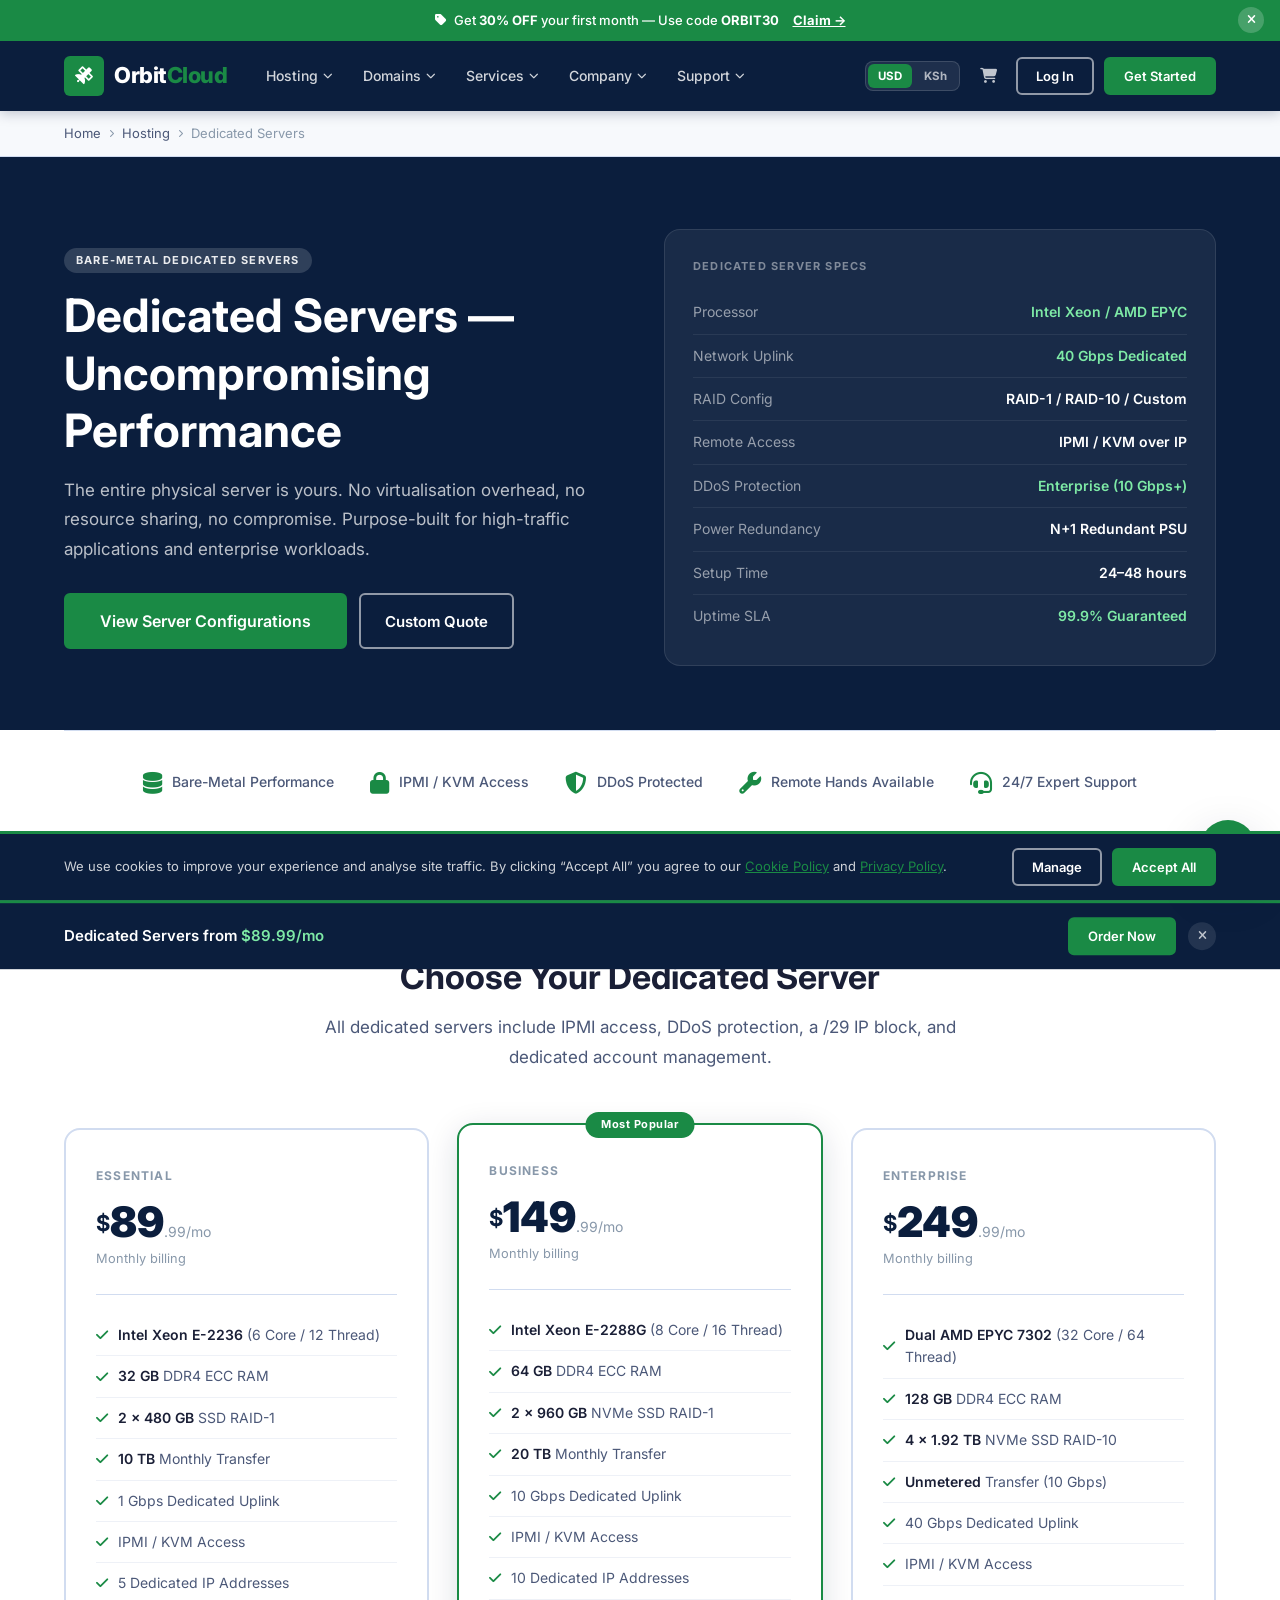
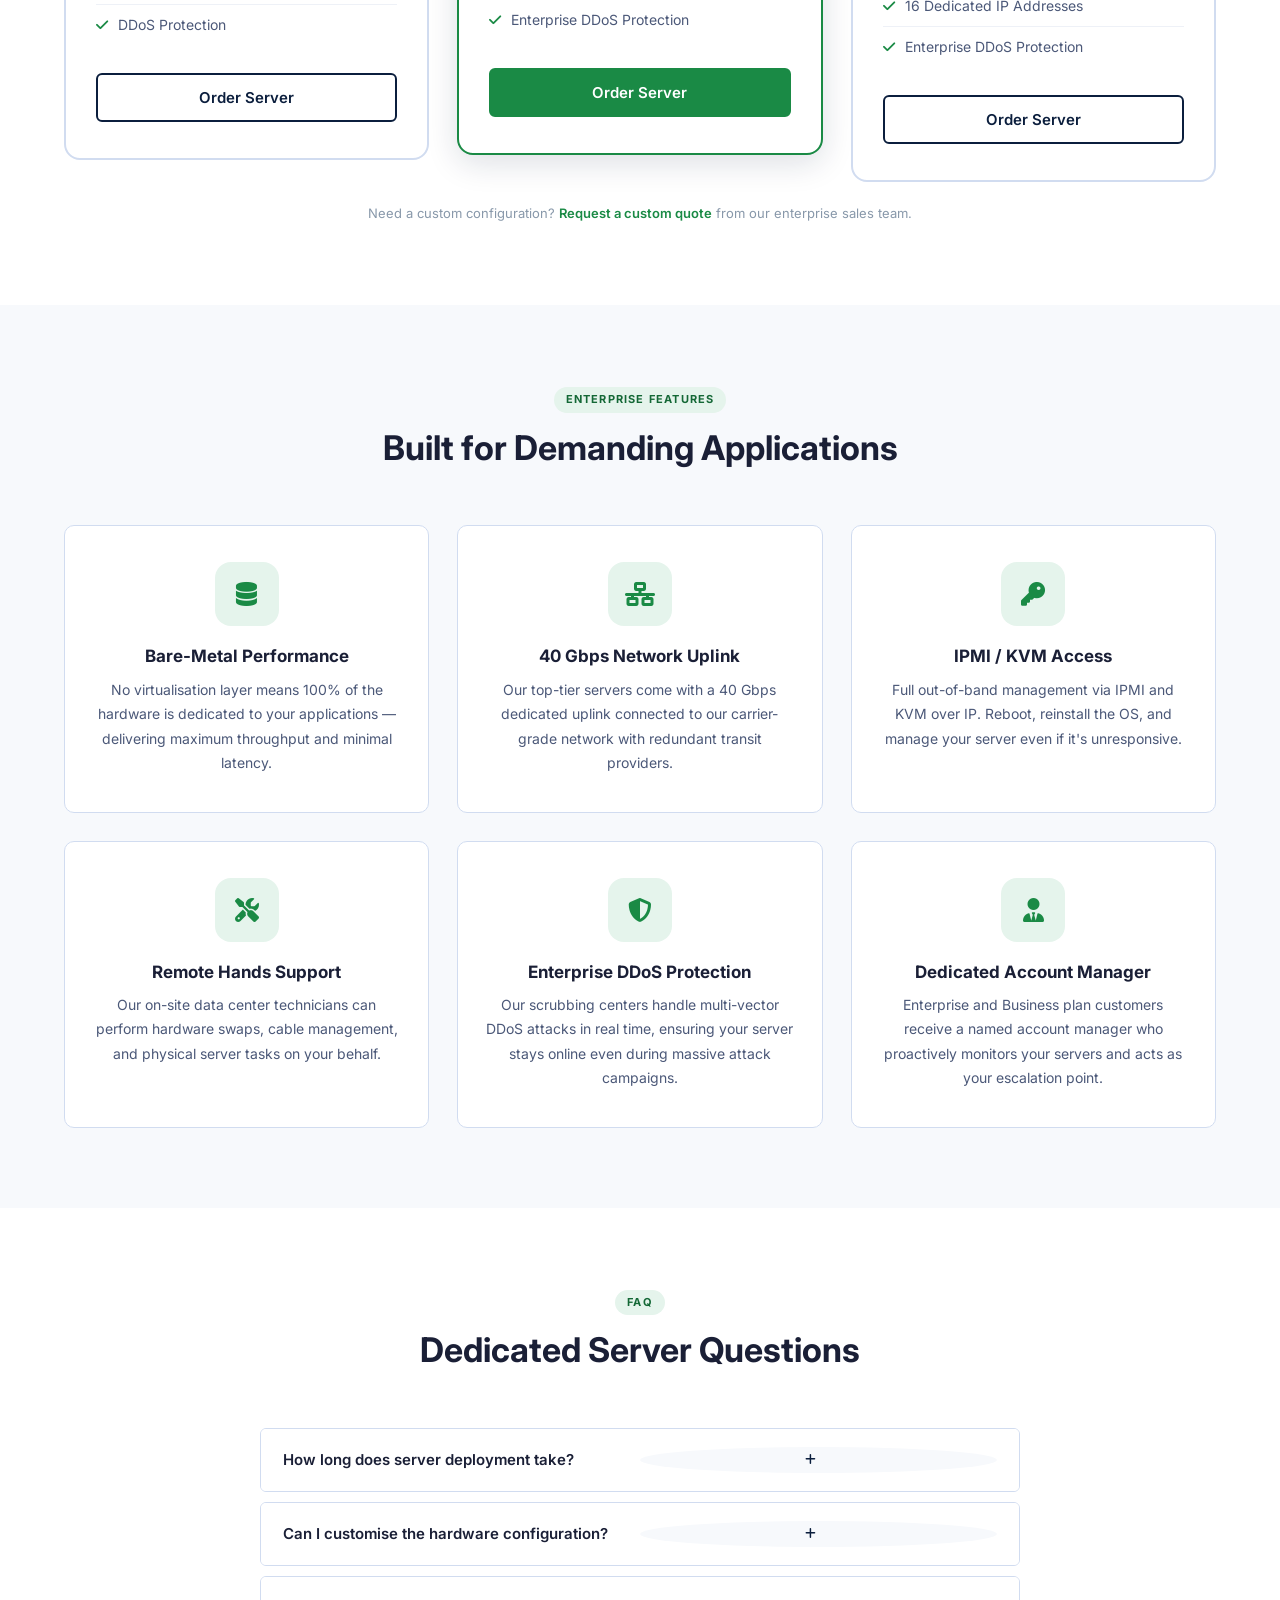
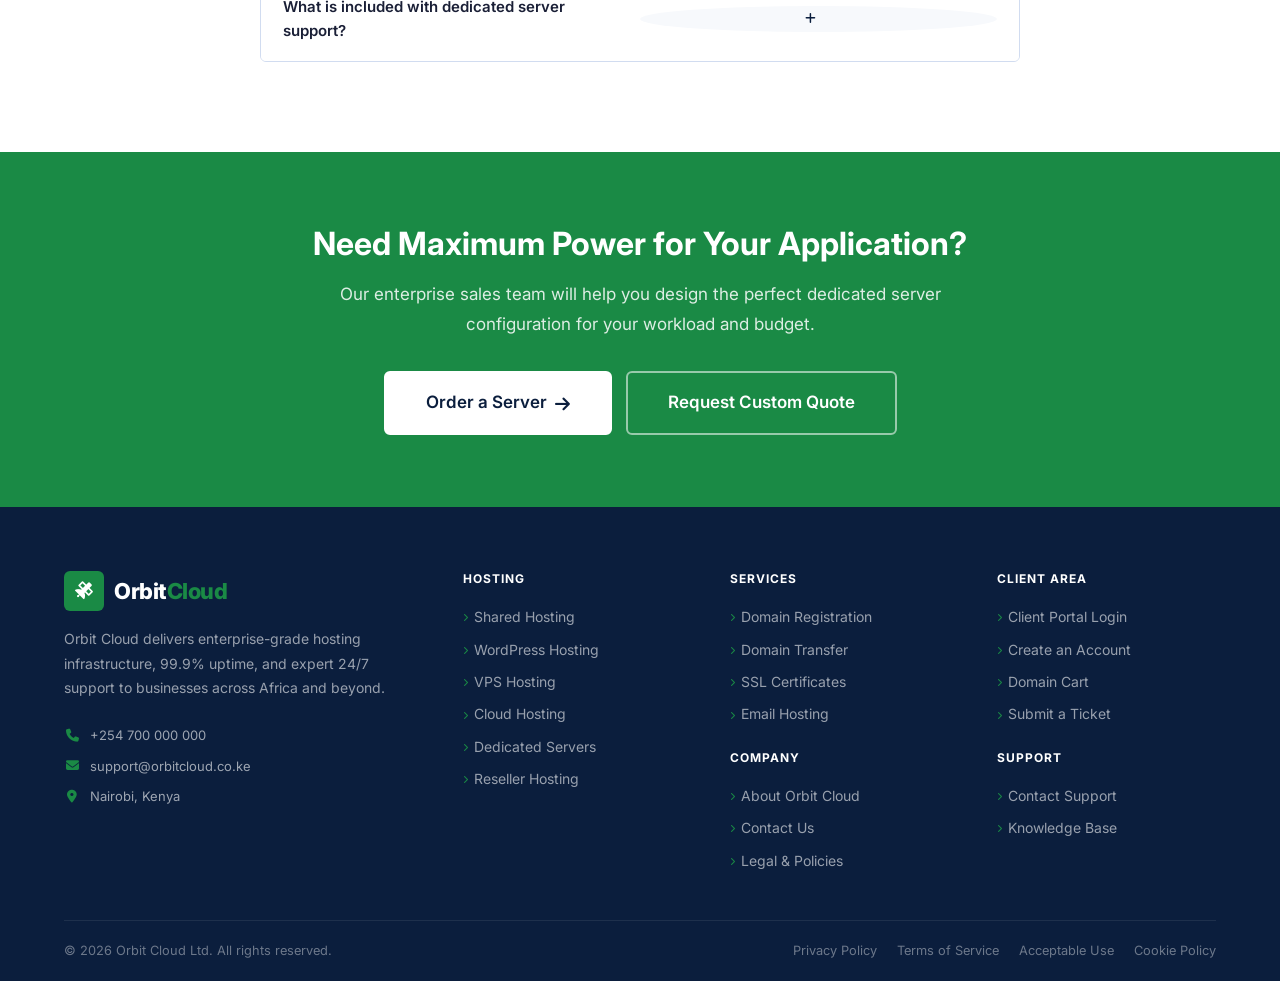
<file: hosting/dedicated.html>
<!DOCTYPE html>
<html lang="en">
<head>
  <link rel="apple-touch-icon" sizes="180x180" href="../apple-touch-icon.png" />
  <link rel="icon" type="image/png" sizes="32x32" href="../favicon-32x32.png" />
  <link rel="icon" type="image/png" sizes="16x16" href="../favicon-16x16.png" />
  <link rel="manifest" href="../site.webmanifest" />
  <meta charset="UTF-8" />
  <meta name="viewport" content="width=device-width, initial-scale=1.0" />
  <title>Dedicated Servers — Orbit Cloud</title>
  <meta name="description" content="Enterprise bare-metal dedicated servers with full hardware control, custom RAID, and 40Gbps uplink. Starting at $89.99/month." />
  <link rel="preconnect" href="https://fonts.googleapis.com" />
  <link rel="preconnect" href="https://fonts.gstatic.com" crossorigin />
  <link rel="preload" href="https://fonts.googleapis.com/css2?family=Inter:wght@400;500;600;700;800;900&display=swap" as="style" onload="this.onload=null;this.rel='stylesheet'" /><noscript><link href="https://fonts.googleapis.com/css2?family=Inter:wght@400;500;600;700;800;900&display=swap" rel="stylesheet" /></noscript>
  <link rel="preload" href="https://cdnjs.cloudflare.com/ajax/libs/font-awesome/6.5.0/css/all.min.css" as="style" onload="this.onload=null;this.rel='stylesheet'" /><noscript><link rel="stylesheet" href="https://cdnjs.cloudflare.com/ajax/libs/font-awesome/6.5.0/css/all.min.css" /></noscript>
  <link rel="stylesheet" href="../css/style.min.css" />
  <link rel="dns-prefetch" href="//cdnjs.cloudflare.com" />
  <meta name="robots" content="index, follow" />
  <meta name="author" content="Orbit Cloud" />
  <meta name="keywords" content="dedicated server hosting, bare metal server, managed dedicated server, enterprise hosting, unmetered bandwidth server" />
  <link rel="canonical" href="https://orbitcloud.co.ke/hosting/dedicated.html" />
  <meta property="og:type" content="website" />
  <meta property="og:site_name" content="Orbit Cloud" />
  <meta property="og:title" content="Dedicated Servers — Orbit Cloud" />
  <meta property="og:description" content="Enterprise bare-metal dedicated servers from $89.99/month. Full hardware control, custom RAID, 40Gbps uplink, and 99.99% uptime SLA." />
  <meta property="og:url" content="https://orbitcloud.co.ke/hosting/dedicated.html" />
  <meta property="og:image" content="https://orbitcloud.co.ke/images/og-image.png" />
  <meta name="twitter:card" content="summary_large_image" />
  <meta name="twitter:site" content="@orbitcloud" />
  <meta name="twitter:title" content="Dedicated Servers from $89.99/mo — Orbit Cloud" />
  <meta name="twitter:description" content="Bare-metal dedicated servers with full control, custom RAID, and 24/7 enterprise support." />
  <meta name="twitter:image" content="https://orbitcloud.co.ke/images/og-image.png" />
  <script type="application/ld+json">
  {
    "@context": "https://schema.org",
    "@type": "BreadcrumbList",
    "itemListElement": [
      {"@type": "ListItem", "position": 1, "name": "Home", "item": "https://orbitcloud.co.ke/"},
      {"@type": "ListItem", "position": 2, "name": "Hosting"},
      {"@type": "ListItem", "position": 3, "name": "Dedicated Servers"}
    ]
  }
  </script>
  <script type="application/ld+json">
  {
    "@context": "https://schema.org",
    "@type": "Product",
    "name": "Orbit Cloud Dedicated Servers",
    "description": "Enterprise-grade bare-metal servers with full hardware control, custom RAID configurations, and 40Gbps network uplink.",
    "brand": {"@type": "Brand", "name": "Orbit Cloud"},
    "offers": [
      {"@type": "Offer", "name": "Essential Server", "price": "89.99", "priceCurrency": "USD", "priceValidUntil": "2026-12-31", "availability": "https://schema.org/InStock", "url": "https://orbitcloud.co.ke/hosting/dedicated.html"},
      {"@type": "Offer", "name": "Business Server", "price": "149.99", "priceCurrency": "USD", "priceValidUntil": "2026-12-31", "availability": "https://schema.org/InStock", "url": "https://orbitcloud.co.ke/hosting/dedicated.html"},
      {"@type": "Offer", "name": "Enterprise Server", "price": "249.99", "priceCurrency": "USD", "priceValidUntil": "2026-12-31", "availability": "https://schema.org/InStock", "url": "https://orbitcloud.co.ke/hosting/dedicated.html"}
    ]
  }
  </script>
  <script type="application/ld+json">
  {
    "@context": "https://schema.org",
    "@type": "FAQPage",
    "mainEntity": [
      {"@type": "Question", "name": "How long does server deployment take?", "acceptedAnswer": {"@type": "Answer", "text": "Standard dedicated server configurations are deployed within 24–48 business hours of order confirmation. Custom configurations may require 3–5 business days. We will keep you informed throughout the provisioning process with status updates."}},
      {"@type": "Question", "name": "Can I customise the hardware configuration?", "acceptedAnswer": {"@type": "Answer", "text": "Yes. Contact our enterprise sales team for fully customised server configurations. We can accommodate specific CPU models, custom RAM amounts up to 2TB, mixed storage configurations, additional network cards, and GPU installations for HPC or machine learning workloads."}},
      {"@type": "Question", "name": "What is included with dedicated server support?", "acceptedAnswer": {"@type": "Answer", "text": "All dedicated server plans include hardware monitoring, datacenter access, power and network redundancy, and basic hardware replacement at no extra charge. Managed services (OS management, security patching) are available as add-ons starting at $49/month."}}
    ]
  }
  </script>
</head>
<body>

<div class="announcement-bar"><div class="container"><div class="announcement-content"><i class="fas fa-tag"></i><span>Get <strong>30% OFF</strong> your first month — Use code <strong>ORBIT30</strong></span><a href="#plans">Claim &rarr;</a></div></div><button type="button" class="announcement-close" aria-label="Close announcement"><i class="fas fa-times"></i></button></div>

<header class="site-header">
  <div class="container">
    <div class="header-inner">
      <!-- Logo -->
      <a href="../index.html" class="logo">
        <div class="logo-icon"><i class="fas fa-satellite"></i></div>
        <span class="logo-text">Orbit<span>Cloud</span></span>
      </a>

      <!-- Desktop Nav -->
      <nav class="main-nav" aria-label="Main navigation">
        <ul class="nav-list">
          <!-- Hosting -->
          <li class="nav-item">
            <a href="../hosting/shared.html" class="nav-link">Hosting <i class="fas fa-chevron-down chevron"></i></a>
            <div class="mega-menu">
              <div>
                <div class="mega-col-title">Web Hosting</div>
                <a href="../hosting/shared.html" class="mega-link">
                  <span class="mega-link-icon"><i class="fas fa-server"></i></span>
                  <span class="mega-link-text"><strong>Shared Hosting</strong><span>Perfect for beginners &amp; blogs</span></span>
                </a>
                <a href="../hosting/wordpress.html" class="mega-link">
                  <span class="mega-link-icon"><i class="fab fa-wordpress"></i></span>
                  <span class="mega-link-text"><strong>WordPress Hosting</strong><span>Optimised for WordPress sites</span></span>
                </a>
                <a href="../hosting/reseller.html" class="mega-link">
                  <span class="mega-link-icon"><i class="fas fa-users-cog"></i></span>
                  <span class="mega-link-text"><strong>Reseller Hosting</strong><span>Start your hosting business</span></span>
                </a>
              </div>
              <div>
                <div class="mega-col-title">Advanced Hosting</div>
                <a href="../hosting/vps.html" class="mega-link">
                  <span class="mega-link-icon"><i class="fas fa-microchip"></i></span>
                  <span class="mega-link-text"><strong>VPS Hosting</strong><span>Root access &amp; dedicated resources</span></span>
                </a>
                <a href="../hosting/dedicated.html" class="mega-link">
                  <span class="mega-link-icon"><i class="fas fa-database"></i></span>
                  <span class="mega-link-text"><strong>Dedicated Servers</strong><span>Full power for large applications</span></span>
                </a>
                <a href="../hosting/cloud.html" class="mega-link">
                  <span class="mega-link-icon"><i class="fas fa-cloud"></i></span>
                  <span class="mega-link-text"><strong>Cloud Hosting</strong><span>Scale on demand, pay as you go</span></span>
                </a>
              </div>
              <div>
                <div class="mega-col-title">Add-On Services</div>
                <a href="../ssl.html" class="mega-link">
                  <span class="mega-link-icon"><i class="fas fa-lock"></i></span>
                  <span class="mega-link-text"><strong>SSL Certificates</strong><span>Secure your site &amp; build trust</span></span>
                </a>
                <a href="../email-hosting.html" class="mega-link">
                  <span class="mega-link-icon"><i class="fas fa-envelope"></i></span>
                  <span class="mega-link-text"><strong>Email Hosting</strong><span>Professional business email</span></span>
                </a>
                <a href="../domains.html" class="mega-link">
                  <span class="mega-link-icon"><i class="fas fa-globe"></i></span>
                  <span class="mega-link-text"><strong>Domain Names</strong><span>Register your perfect domain</span></span>
                </a>
              </div>
            </div>
          </li>
          <!-- Domains -->
          <li class="nav-item">
            <a href="../domains.html" class="nav-link">Domains <i class="fas fa-chevron-down chevron"></i></a>
            <div class="dropdown">
              <a href="../domains.html"><i class="fas fa-search"></i> Register Domain</a>
              <a href="../domains.html#transfer"><i class="fas fa-exchange-alt"></i> Transfer Domain</a>
              <a href="../portal/cart.php"><i class="fas fa-cart-shopping"></i> Domain Cart</a>
            </div>
          </li>
          <!-- Services -->
          <li class="nav-item">
            <a href="../ssl.html" class="nav-link">Services <i class="fas fa-chevron-down chevron"></i></a>
            <div class="dropdown">
              <a href="../ssl.html"><i class="fas fa-lock"></i> SSL Certificates</a>
              <a href="../email-hosting.html"><i class="fas fa-envelope"></i> Email Hosting</a>
              <a href="../domains.html"><i class="fas fa-globe"></i> Domain Names</a>
            </div>
          </li>
          <!-- Company -->
          <li class="nav-item">
            <a href="../about.html" class="nav-link">Company <i class="fas fa-chevron-down chevron"></i></a>
            <div class="dropdown">
              <a href="../about.html"><i class="fas fa-building"></i> About Orbit Cloud</a>
              <a href="../about.html#team"><i class="fas fa-users"></i> Our Team</a>
              <a href="../legal.html"><i class="fas fa-file-shield"></i> Legal &amp; Policies</a>
            </div>
          </li>
          <!-- Support -->
          <li class="nav-item">
            <a href="../contact.html" class="nav-link">Support <i class="fas fa-chevron-down chevron"></i></a>
            <div class="dropdown">
              <a href="../kb/index.php"><i class="fas fa-book"></i> Knowledge Base</a>
              <a href="../contact.html"><i class="fas fa-headset"></i> Contact Support</a>
              <a href="../portal/tickets/add.php"><i class="fas fa-ticket-alt"></i> Submit a Ticket</a>
              <a href="../portal/login.php"><i class="fas fa-right-to-bracket"></i> Client Portal</a>
            </div>
          </li>
        </ul>
      </nav>

      <!-- Header CTA -->
      <div class="header-right">
        <div class="currency-toggle" role="group" aria-label="Currency"><button type="button" data-cur="USD">USD</button><button type="button" data-cur="KES">KSh</button></div>
        <a href="../portal/cart.php" class="header-cart" aria-label="Cart" title="Domain cart"><i class="fas fa-cart-shopping"></i></a>
        <a href="../portal/login.php" class="btn btn-outline-white btn-sm">Log In</a>
        <a href="../portal/register.php" class="btn btn-green btn-sm">Get Started</a>
      </div>

      <!-- Mobile Toggle -->
      <button type="button" class="nav-toggle" aria-label="Toggle navigation" aria-expanded="false">
        <span></span><span></span><span></span>
      </button>
    </div>
  </div>
</header>

<!-- Mobile Nav -->
<nav class="mobile-nav" aria-label="Mobile navigation">
  <ul class="mobile-nav-list">
    <li class="mobile-nav-item">
      <div class="mobile-nav-link" data-sub>Hosting <i class="fas fa-chevron-down chevron"></i></div>
      <div class="mobile-sub">
        <a href="../hosting/shared.html"><i class="fas fa-server"></i> Shared Hosting</a>
        <a href="../hosting/vps.html"><i class="fas fa-microchip"></i> VPS Hosting</a>
        <a href="../hosting/dedicated.html"><i class="fas fa-database"></i> Dedicated Servers</a>
        <a href="../hosting/cloud.html"><i class="fas fa-cloud"></i> Cloud Hosting</a>
        <a href="../hosting/wordpress.html"><i class="fab fa-wordpress"></i> WordPress Hosting</a>
        <a href="../hosting/reseller.html"><i class="fas fa-users-cog"></i> Reseller Hosting</a>
      </div>
    </li>
    <li class="mobile-nav-item">
      <a href="../domains.html" class="mobile-nav-link">Domains</a>
    </li>
    <li class="mobile-nav-item">
      <div class="mobile-nav-link" data-sub>Services <i class="fas fa-chevron-down chevron"></i></div>
      <div class="mobile-sub">
        <a href="../ssl.html"><i class="fas fa-lock"></i> SSL Certificates</a>
        <a href="../email-hosting.html"><i class="fas fa-envelope"></i> Email Hosting</a>
        <a href="../domains.html"><i class="fas fa-globe"></i> Domain Names</a>
      </div>
    </li>
    <li class="mobile-nav-item">
      <a href="../about.html" class="mobile-nav-link">Company</a>
    </li>
    <li class="mobile-nav-item">
      <a href="../contact.html" class="mobile-nav-link">Support</a>
    </li>
  </ul>
  <div class="mobile-nav-btns">
    <div class="currency-toggle-mobile" role="group" aria-label="Currency"><button type="button" data-cur="USD">USD</button><button type="button" data-cur="KES">KSh</button></div>
    <a href="../portal/login.php" class="btn btn-outline-white">Log In</a>
    <a href="../portal/register.php" class="btn btn-green">Get Started</a>
  </div>
</nav>

<div class="breadcrumb"><div class="container"><ol><li><a href="../index.html">Home</a></li><li><i class="fas fa-chevron-right"></i></li><li><a href="shared.html">Hosting</a></li><li><i class="fas fa-chevron-right"></i></li><li>Dedicated Servers</li></ol></div></div>

<section class="page-hero">
  <div class="container"><div class="page-hero-inner">
    <div>
      <span class="section-tag tag-white">Bare-Metal Dedicated Servers</span>
      <h1>Dedicated Servers — Uncompromising Performance</h1>
      <p>The entire physical server is yours. No virtualisation overhead, no resource sharing, no compromise. Purpose-built for high-traffic applications and enterprise workloads.</p>
      <div class="page-hero-ctas">
        <a href="#plans" class="btn btn-green btn-lg">View Server Configurations</a>
        <a href="../contact.html" class="btn btn-outline-white">Custom Quote</a>
      </div>
    </div>
    <div><div class="hero-spec-panel">
      <div class="spec-panel-title">Dedicated Server Specs</div>
      <div class="spec-row"><span class="spec-key">Processor</span><span class="spec-val good">Intel Xeon / AMD EPYC</span></div>
      <div class="spec-row"><span class="spec-key">Network Uplink</span><span class="spec-val good">40 Gbps Dedicated</span></div>
      <div class="spec-row"><span class="spec-key">RAID Config</span><span class="spec-val">RAID-1 / RAID-10 / Custom</span></div>
      <div class="spec-row"><span class="spec-key">Remote Access</span><span class="spec-val">IPMI / KVM over IP</span></div>
      <div class="spec-row"><span class="spec-key">DDoS Protection</span><span class="spec-val good">Enterprise (10 Gbps+)</span></div>
      <div class="spec-row"><span class="spec-key">Power Redundancy</span><span class="spec-val">N+1 Redundant PSU</span></div>
      <div class="spec-row"><span class="spec-key">Setup Time</span><span class="spec-val">24–48 hours</span></div>
      <div class="spec-row"><span class="spec-key">Uptime SLA</span><span class="spec-val good">99.9% Guaranteed</span></div>
    </div></div>
  </div></div>
</section>

<div class="container"><div class="trust-badges animate-in">
  <div class="trust-badge"><i class="fas fa-database"></i> Bare-Metal Performance</div>
  <div class="trust-badge"><i class="fas fa-lock"></i> IPMI / KVM Access</div>
  <div class="trust-badge"><i class="fas fa-shield-alt"></i> DDoS Protected</div>
  <div class="trust-badge"><i class="fas fa-wrench"></i> Remote Hands Available</div>
  <div class="trust-badge"><i class="fas fa-headset"></i> 24/7 Expert Support</div>
</div></div>

<section class="section" id="plans">
  <div class="container">
    <div class="section-header animate-in"><span class="section-tag">Server Configurations</span><h2>Choose Your Dedicated Server</h2><p>All dedicated servers include IPMI access, DDoS protection, a /29 IP block, and dedicated account management.</p></div>
    <div class="pricing-grid" data-plans-category="dedicated" data-plans-cta="../portal/order/index.php?plan={slug}" data-plans-cta-label="Order Server">
      <div class="pricing-card animate-in">
        <div class="plan-name">Essential</div>
        <div class="plan-price" data-usd-html='<span class="currency">$</span><span class="amount">89</span><span class="period">.99/mo</span>' data-kes-html='<span class="currency">KSh</span><span class="amount">11,700</span><span class="period">/mo</span>'><span class="currency">$</span><span class="amount">89</span><span class="period">.99/mo</span></div>
        <div class="plan-renew">Monthly billing</div>
        <div class="plan-divider"></div>
        <div class="plan-features">
          <div class="plan-feat"><i class="fas fa-check"></i><span class="feat-label"><strong>Intel Xeon E-2236</strong> (6 Core / 12 Thread)</span></div>
          <div class="plan-feat"><i class="fas fa-check"></i><span class="feat-label"><strong>32 GB</strong> DDR4 ECC RAM</span></div>
          <div class="plan-feat"><i class="fas fa-check"></i><span class="feat-label"><strong>2 × 480 GB</strong> SSD RAID-1</span></div>
          <div class="plan-feat"><i class="fas fa-check"></i><span class="feat-label"><strong>10 TB</strong> Monthly Transfer</span></div>
          <div class="plan-feat"><i class="fas fa-check"></i><span class="feat-label">1 Gbps Dedicated Uplink</span></div>
          <div class="plan-feat"><i class="fas fa-check"></i><span class="feat-label">IPMI / KVM Access</span></div>
          <div class="plan-feat"><i class="fas fa-check"></i><span class="feat-label">5 Dedicated IP Addresses</span></div>
          <div class="plan-feat"><i class="fas fa-check"></i><span class="feat-label">DDoS Protection</span></div>
        </div>
        <a href="../contact.html" class="btn btn-outline-navy btn-block plan-cta" data-whmcs-product="dedicated-essential">Order Server</a>
      </div>
      <div class="pricing-card featured animate-in">
        <div class="plan-name">Business</div>
        <div class="plan-price" data-usd-html='<span class="currency">$</span><span class="amount">149</span><span class="period">.99/mo</span>' data-kes-html='<span class="currency">KSh</span><span class="amount">19,500</span><span class="period">/mo</span>'><span class="currency">$</span><span class="amount">149</span><span class="period">.99/mo</span></div>
        <div class="plan-renew">Monthly billing</div>
        <div class="plan-divider"></div>
        <div class="plan-features">
          <div class="plan-feat"><i class="fas fa-check"></i><span class="feat-label"><strong>Intel Xeon E-2288G</strong> (8 Core / 16 Thread)</span></div>
          <div class="plan-feat"><i class="fas fa-check"></i><span class="feat-label"><strong>64 GB</strong> DDR4 ECC RAM</span></div>
          <div class="plan-feat"><i class="fas fa-check"></i><span class="feat-label"><strong>2 × 960 GB</strong> NVMe SSD RAID-1</span></div>
          <div class="plan-feat"><i class="fas fa-check"></i><span class="feat-label"><strong>20 TB</strong> Monthly Transfer</span></div>
          <div class="plan-feat"><i class="fas fa-check"></i><span class="feat-label">10 Gbps Dedicated Uplink</span></div>
          <div class="plan-feat"><i class="fas fa-check"></i><span class="feat-label">IPMI / KVM Access</span></div>
          <div class="plan-feat"><i class="fas fa-check"></i><span class="feat-label">10 Dedicated IP Addresses</span></div>
          <div class="plan-feat"><i class="fas fa-check"></i><span class="feat-label">Enterprise DDoS Protection</span></div>
        </div>
        <a href="../contact.html" class="btn btn-green btn-block plan-cta" data-whmcs-product="dedicated-business">Order Server</a>
      </div>
      <div class="pricing-card animate-in">
        <div class="plan-name">Enterprise</div>
        <div class="plan-price" data-usd-html='<span class="currency">$</span><span class="amount">249</span><span class="period">.99/mo</span>' data-kes-html='<span class="currency">KSh</span><span class="amount">32,500</span><span class="period">/mo</span>'><span class="currency">$</span><span class="amount">249</span><span class="period">.99/mo</span></div>
        <div class="plan-renew">Monthly billing</div>
        <div class="plan-divider"></div>
        <div class="plan-features">
          <div class="plan-feat"><i class="fas fa-check"></i><span class="feat-label"><strong>Dual AMD EPYC 7302</strong> (32 Core / 64 Thread)</span></div>
          <div class="plan-feat"><i class="fas fa-check"></i><span class="feat-label"><strong>128 GB</strong> DDR4 ECC RAM</span></div>
          <div class="plan-feat"><i class="fas fa-check"></i><span class="feat-label"><strong>4 × 1.92 TB</strong> NVMe SSD RAID-10</span></div>
          <div class="plan-feat"><i class="fas fa-check"></i><span class="feat-label"><strong>Unmetered</strong> Transfer (10 Gbps)</span></div>
          <div class="plan-feat"><i class="fas fa-check"></i><span class="feat-label">40 Gbps Dedicated Uplink</span></div>
          <div class="plan-feat"><i class="fas fa-check"></i><span class="feat-label">IPMI / KVM Access</span></div>
          <div class="plan-feat"><i class="fas fa-check"></i><span class="feat-label">16 Dedicated IP Addresses</span></div>
          <div class="plan-feat"><i class="fas fa-check"></i><span class="feat-label">Enterprise DDoS Protection</span></div>
        </div>
        <a href="../contact.html" class="btn btn-outline-navy btn-block plan-cta" data-whmcs-product="dedicated-enterprise">Order Server</a>
      </div>
    </div>
    <p class="pricing-note">Need a custom configuration? <a href="../contact.html">Request a custom quote</a> from our enterprise sales team.</p>
  </div>
</section>

<section class="section section-alt">
  <div class="container">
    <div class="section-header animate-in"><span class="section-tag">Enterprise Features</span><h2>Built for Demanding Applications</h2></div>
    <div class="features-grid">
      <div class="feature-card animate-in"><div class="feature-icon"><i class="fas fa-database"></i></div><h3>Bare-Metal Performance</h3><p>No virtualisation layer means 100% of the hardware is dedicated to your applications — delivering maximum throughput and minimal latency.</p></div>
      <div class="feature-card animate-in"><div class="feature-icon"><i class="fas fa-network-wired"></i></div><h3>40 Gbps Network Uplink</h3><p>Our top-tier servers come with a 40 Gbps dedicated uplink connected to our carrier-grade network with redundant transit providers.</p></div>
      <div class="feature-card animate-in"><div class="feature-icon"><i class="fas fa-key"></i></div><h3>IPMI / KVM Access</h3><p>Full out-of-band management via IPMI and KVM over IP. Reboot, reinstall the OS, and manage your server even if it's unresponsive.</p></div>
      <div class="feature-card animate-in"><div class="feature-icon"><i class="fas fa-tools"></i></div><h3>Remote Hands Support</h3><p>Our on-site data center technicians can perform hardware swaps, cable management, and physical server tasks on your behalf.</p></div>
      <div class="feature-card animate-in"><div class="feature-icon"><i class="fas fa-shield-alt"></i></div><h3>Enterprise DDoS Protection</h3><p>Our scrubbing centers handle multi-vector DDoS attacks in real time, ensuring your server stays online even during massive attack campaigns.</p></div>
      <div class="feature-card animate-in"><div class="feature-icon"><i class="fas fa-user-tie"></i></div><h3>Dedicated Account Manager</h3><p>Enterprise and Business plan customers receive a named account manager who proactively monitors your servers and acts as your escalation point.</p></div>
    </div>
  </div>
</section>

<section class="section">
  <div class="container">
    <div class="section-header animate-in"><span class="section-tag">FAQ</span><h2>Dedicated Server Questions</h2></div>
    <div class="faq-wrap">
      <div class="faq-item animate-in"><div class="faq-q"><span>How long does server deployment take?</span><span class="faq-toggle"><i class="fas fa-plus"></i></span></div><div class="faq-a"><div class="faq-a-inner">Standard dedicated server configurations are deployed within 24–48 business hours of order confirmation and payment. Custom configurations may require 3–5 business days. We will keep you informed throughout the provisioning process with status updates.</div></div></div>
      <div class="faq-item animate-in"><div class="faq-q"><span>Can I customise the hardware configuration?</span><span class="faq-toggle"><i class="fas fa-plus"></i></span></div><div class="faq-a"><div class="faq-a-inner">Yes. Contact our enterprise sales team for fully customised server configurations. We can accommodate specific CPU models, custom RAM amounts (up to 2TB), mixed storage configurations (SSD + HDD), additional network cards, and GPU installations for HPC or machine learning workloads.</div></div></div>
      <div class="faq-item animate-in"><div class="faq-q"><span>What is included with dedicated server support?</span><span class="faq-toggle"><i class="fas fa-plus"></i></span></div><div class="faq-a"><div class="faq-a-inner">All dedicated server plans include hardware monitoring, datacenter access, power and network redundancy, and basic hardware replacement (failed drives, etc.) at no extra charge. Managed services (OS management, security patching) are available as add-ons starting at $49/month.</div></div></div>
    </div>
  </div>
</section>

<section class="cta-banner"><div class="container"><div class="cta-inner animate-in">
  <h2>Need Maximum Power for Your Application?</h2>
  <p>Our enterprise sales team will help you design the perfect dedicated server configuration for your workload and budget.</p>
  <div class="cta-btns">
    <a href="#plans" class="btn btn-white btn-xl">Order a Server <i class="fas fa-arrow-right"></i></a>
    <a href="../contact.html" class="btn btn-outline-white btn-xl">Request Custom Quote</a>
  </div>
</div></div></section>

<footer class="site-footer">
  <div class="container">
    <div class="footer-top">
      <div class="footer-brand">
        <a href="../index.html" class="logo">
          <div class="logo-icon"><i class="fas fa-satellite"></i></div>
          <span class="logo-text">Orbit<span>Cloud</span></span>
        </a>
        <p>Orbit Cloud delivers enterprise-grade hosting infrastructure, 99.9% uptime, and expert 24/7 support to businesses across Africa and beyond.</p>
        <div class="footer-contacts">
          <div class="footer-contact"><i class="fas fa-phone"></i> +254 700 000 000</div>
          <div class="footer-contact"><i class="fas fa-envelope"></i> support@orbitcloud.co.ke</div>
          <div class="footer-contact"><i class="fas fa-map-marker-alt"></i> Nairobi, Kenya</div>
        </div>
      </div>
      <div class="footer-col">
        <h4>Hosting</h4>
        <div class="footer-links">
          <a href="../hosting/shared.html"><i class="fas fa-chevron-right"></i> Shared Hosting</a>
          <a href="../hosting/wordpress.html"><i class="fas fa-chevron-right"></i> WordPress Hosting</a>
          <a href="../hosting/vps.html"><i class="fas fa-chevron-right"></i> VPS Hosting</a>
          <a href="../hosting/cloud.html"><i class="fas fa-chevron-right"></i> Cloud Hosting</a>
          <a href="../hosting/dedicated.html"><i class="fas fa-chevron-right"></i> Dedicated Servers</a>
          <a href="../hosting/reseller.html"><i class="fas fa-chevron-right"></i> Reseller Hosting</a>
        </div>
      </div>
      <div class="footer-col">
        <h4>Services</h4>
        <div class="footer-links">
          <a href="../domains.html"><i class="fas fa-chevron-right"></i> Domain Registration</a>
          <a href="../domains.html#transfer"><i class="fas fa-chevron-right"></i> Domain Transfer</a>
          <a href="../ssl.html"><i class="fas fa-chevron-right"></i> SSL Certificates</a>
          <a href="../email-hosting.html"><i class="fas fa-chevron-right"></i> Email Hosting</a>
        </div>
        <h4 class="mt-24">Company</h4>
        <div class="footer-links">
          <a href="../about.html"><i class="fas fa-chevron-right"></i> About Orbit Cloud</a>
          <a href="../contact.html"><i class="fas fa-chevron-right"></i> Contact Us</a>
          <a href="../legal.html"><i class="fas fa-chevron-right"></i> Legal &amp; Policies</a>
        </div>
      </div>
      <div class="footer-col">
        <h4>Client Area</h4>
        <div class="footer-links">
          <a href="../portal/login.php"><i class="fas fa-chevron-right"></i> Client Portal Login</a>
          <a href="../portal/register.php"><i class="fas fa-chevron-right"></i> Create an Account</a>
          <a href="../portal/cart.php"><i class="fas fa-chevron-right"></i> Domain Cart</a>
          <a href="../portal/tickets/add.php"><i class="fas fa-chevron-right"></i> Submit a Ticket</a>
        </div>
        <h4 class="mt-24">Support</h4>
        <div class="footer-links">
          <a href="../contact.html"><i class="fas fa-chevron-right"></i> Contact Support</a>
          <a href="../kb/index.php"><i class="fas fa-chevron-right"></i> Knowledge Base</a>
        </div>
      </div>
    </div>
    <div class="footer-bottom">
      <span>&copy; 2026 Orbit Cloud Ltd. All rights reserved.</span>
      <div class="footer-bottom-links">
        <a href="../legal.html#privacy">Privacy Policy</a>
        <a href="../legal.html#terms">Terms of Service</a>
        <a href="../legal.html#aup">Acceptable Use</a>
        <a href="../legal.html#cookies">Cookie Policy</a>
      </div>
    </div>
  </div>
</footer>

<div class="sticky-offer"><div class="container"><div class="sticky-offer-inner">
  <div class="sticky-offer-text">Dedicated Servers from <span>$89.99/mo</span></div>
  <div class="sticky-offer-right"><a href="#plans" class="btn btn-green btn-sm">Order Now</a><button type="button" class="sticky-close" aria-label="Close offer bar"><i class="fas fa-times"></i></button></div>
</div></div></div>

<script src="../js/site-settings.js?v=3" defer></script><script src="../js/whmcs.js?v=6" defer></script><script src="../js/currency.js?v=1" defer></script><script src="../js/main.min.js?v=8" defer></script>
</body>
</html>
</file>
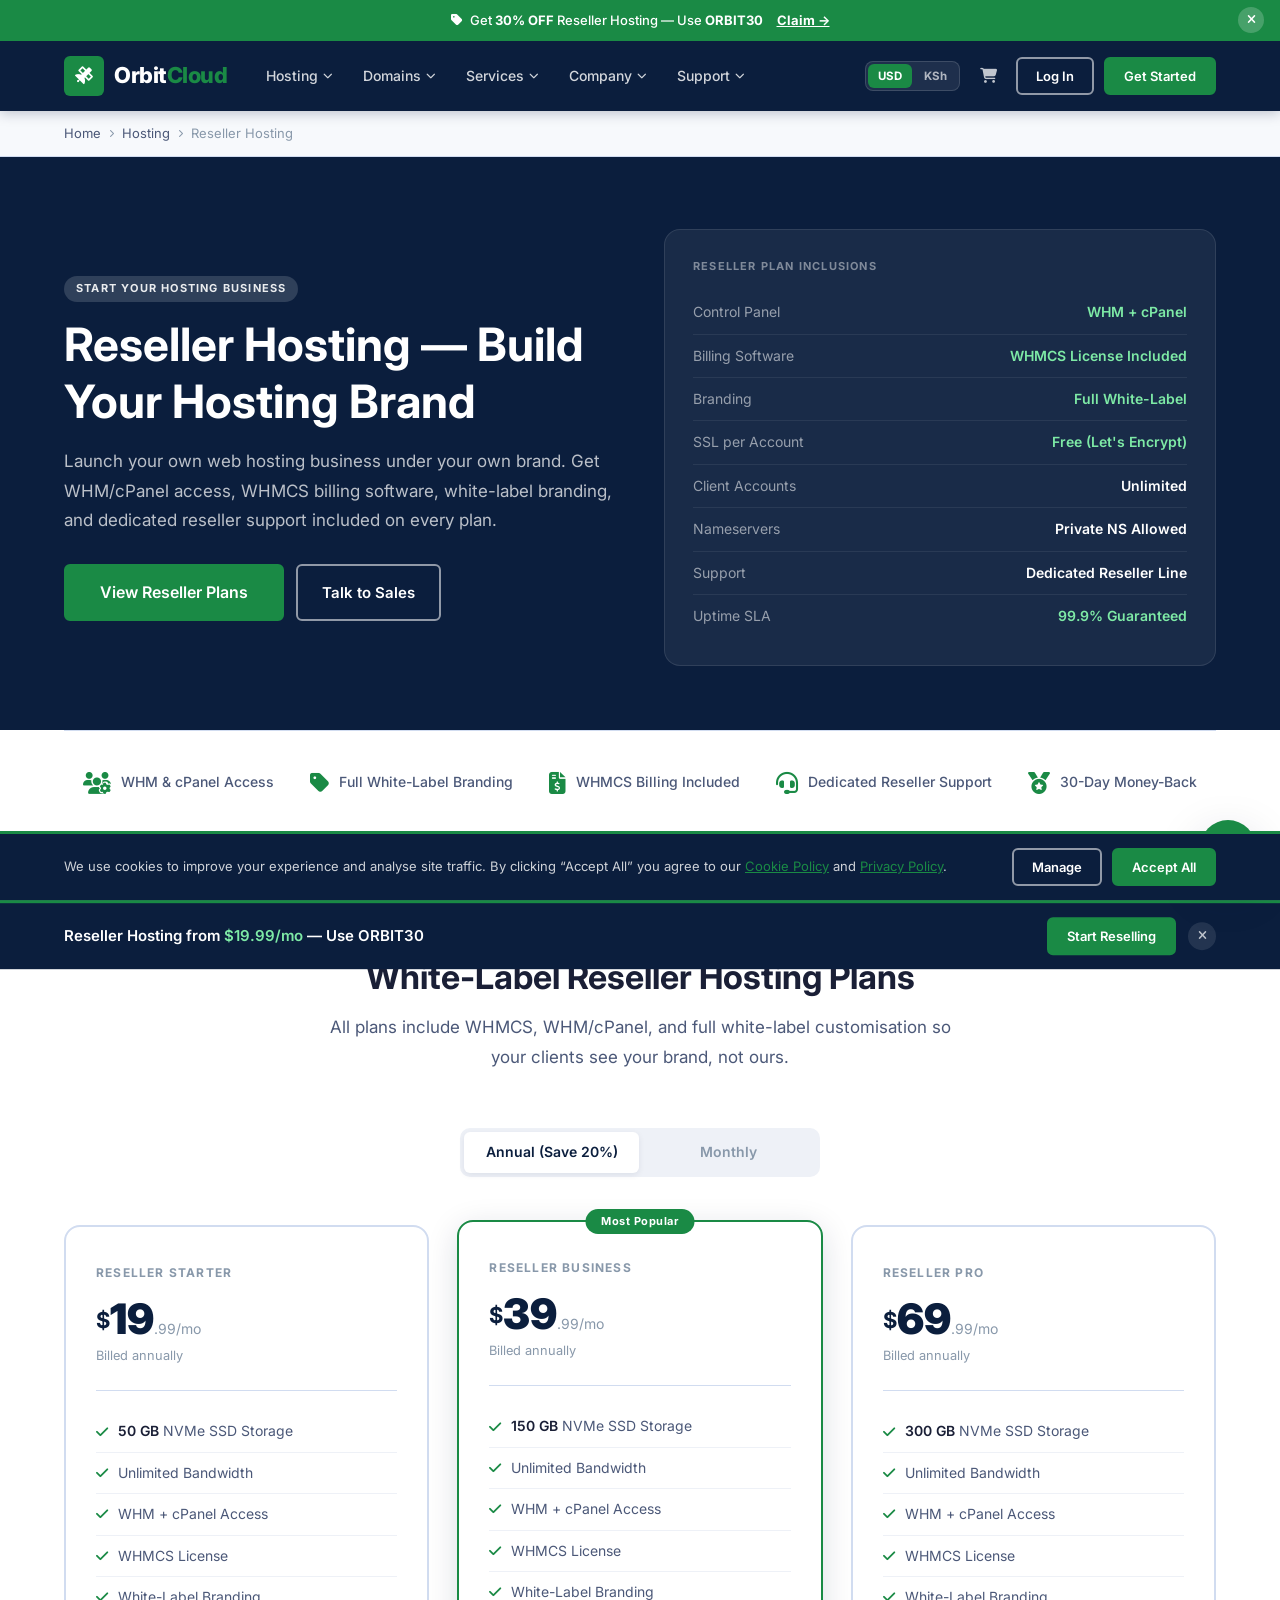
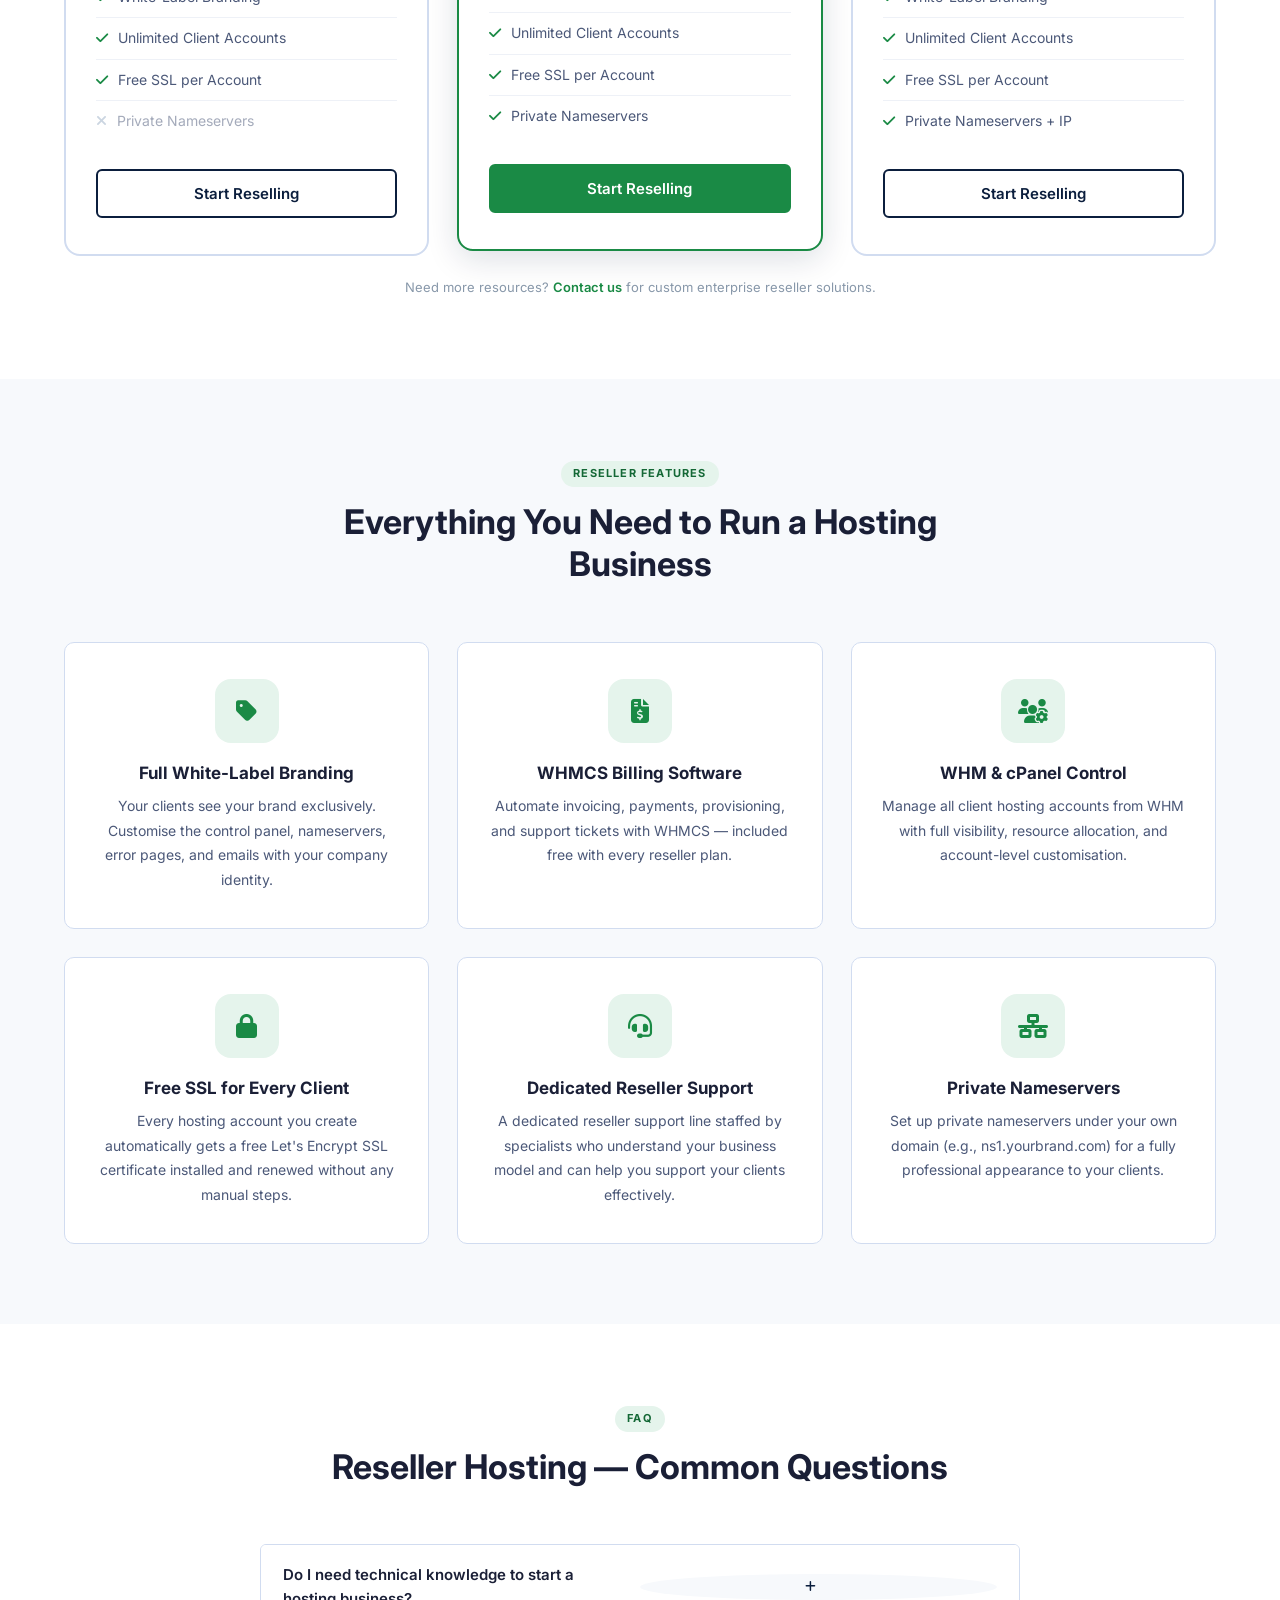
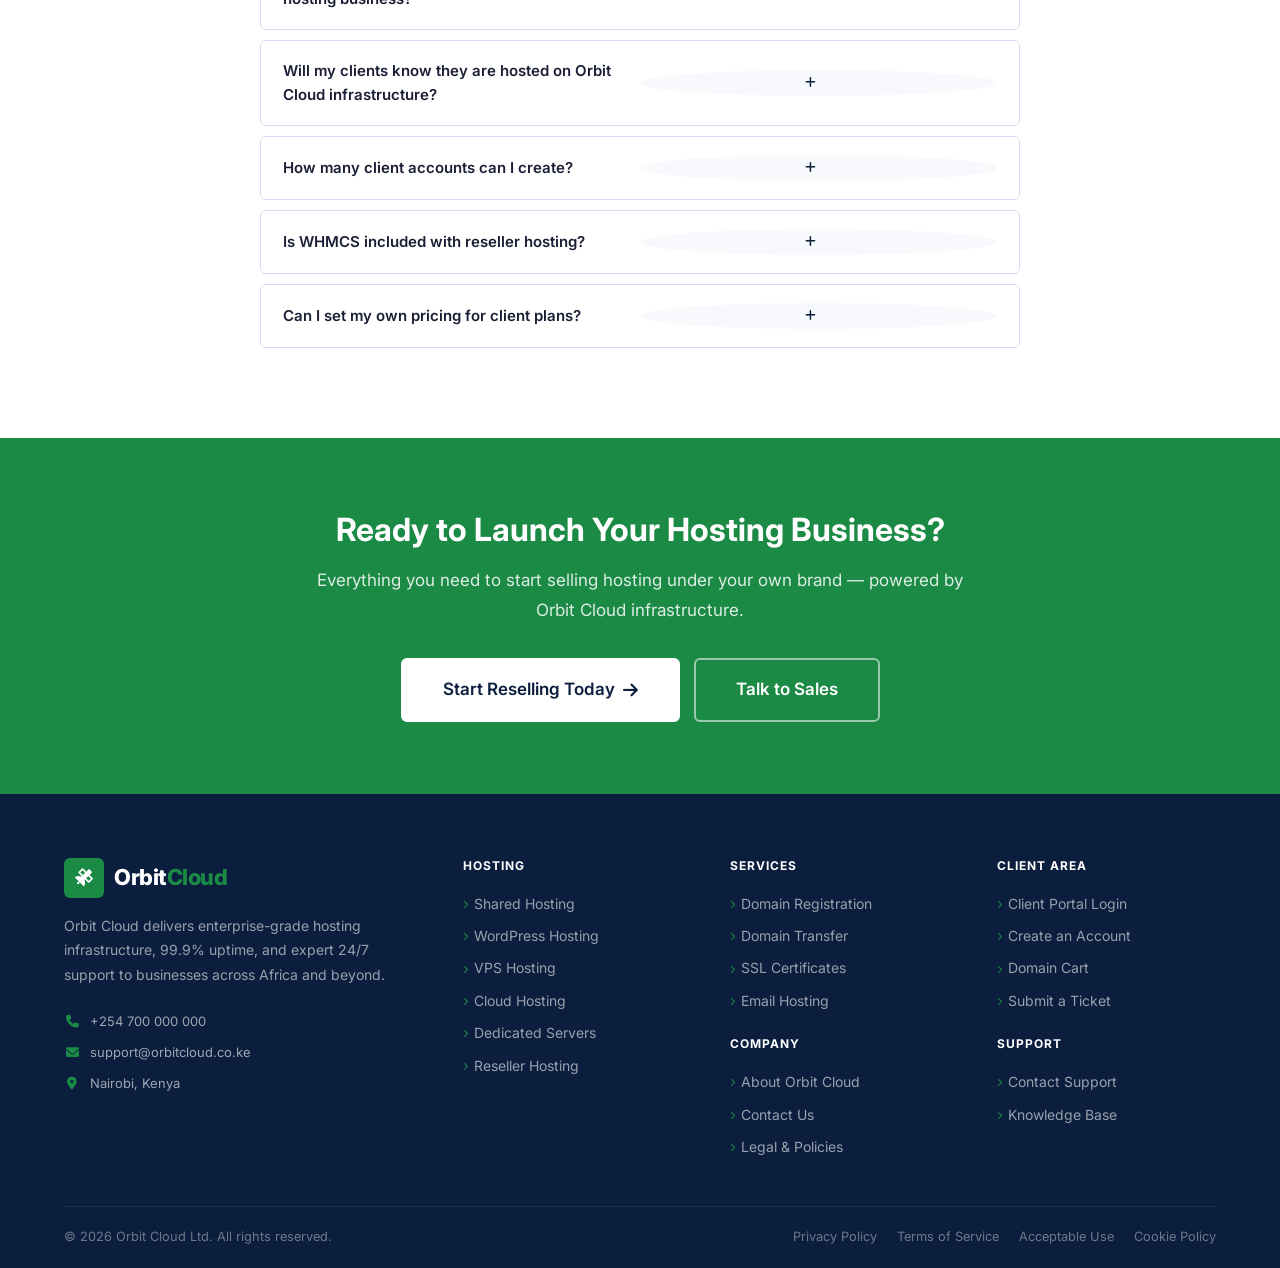
<file: hosting/reseller.html>
<!DOCTYPE html>
<html lang="en">
<head>
  <link rel="apple-touch-icon" sizes="180x180" href="../apple-touch-icon.png" />
  <link rel="icon" type="image/png" sizes="32x32" href="../favicon-32x32.png" />
  <link rel="icon" type="image/png" sizes="16x16" href="../favicon-16x16.png" />
  <link rel="manifest" href="../site.webmanifest" />
  <meta charset="UTF-8" /><meta name="viewport" content="width=device-width, initial-scale=1.0" />
  <title>Reseller Hosting — Orbit Cloud</title>
  <meta name="description" content="Start your own web hosting business with Orbit Cloud reseller plans. White-label, WHM/cPanel, WHMCS billing included. From $19.99/month." />
  <link rel="preconnect" href="https://fonts.googleapis.com" /><link rel="preconnect" href="https://fonts.gstatic.com" crossorigin />
  <link rel="preload" href="https://fonts.googleapis.com/css2?family=Inter:wght@400;500;600;700;800;900&display=swap" as="style" onload="this.onload=null;this.rel='stylesheet'" /><noscript><link href="https://fonts.googleapis.com/css2?family=Inter:wght@400;500;600;700;800;900&display=swap" rel="stylesheet" /></noscript>
  <link rel="preload" href="https://cdnjs.cloudflare.com/ajax/libs/font-awesome/6.5.0/css/all.min.css" as="style" onload="this.onload=null;this.rel='stylesheet'" /><noscript><link rel="stylesheet" href="https://cdnjs.cloudflare.com/ajax/libs/font-awesome/6.5.0/css/all.min.css" /></noscript>
  <link rel="stylesheet" href="../css/style.min.css" />
  <link rel="dns-prefetch" href="//cdnjs.cloudflare.com" />
  <meta name="robots" content="index, follow" />
  <meta name="author" content="Orbit Cloud" />
  <meta name="keywords" content="reseller hosting, white label hosting, WHM cPanel reseller, WHMCS hosting, start hosting business" />
  <link rel="canonical" href="https://orbitcloud.co.ke/hosting/reseller.html" />
  <meta property="og:type" content="website" />
  <meta property="og:site_name" content="Orbit Cloud" />
  <meta property="og:title" content="Reseller Hosting Plans — Orbit Cloud" />
  <meta property="og:description" content="Launch your own web hosting business with Orbit Cloud reseller plans. White-label, WHM/cPanel, WHMCS billing included. From $19.99/month." />
  <meta property="og:url" content="https://orbitcloud.co.ke/hosting/reseller.html" />
  <meta property="og:image" content="https://orbitcloud.co.ke/images/og-image.png" />
  <meta name="twitter:card" content="summary_large_image" />
  <meta name="twitter:site" content="@orbitcloud" />
  <meta name="twitter:title" content="Reseller Hosting from $19.99/mo — Orbit Cloud" />
  <meta name="twitter:description" content="Start your own hosting business with white-label reseller plans. WHM, cPanel, and WHMCS billing included." />
  <meta name="twitter:image" content="https://orbitcloud.co.ke/images/og-image.png" />
  <script type="application/ld+json">
  {
    "@context": "https://schema.org",
    "@type": "BreadcrumbList",
    "itemListElement": [
      {"@type": "ListItem", "position": 1, "name": "Home", "item": "https://orbitcloud.co.ke/"},
      {"@type": "ListItem", "position": 2, "name": "Hosting"},
      {"@type": "ListItem", "position": 3, "name": "Reseller Hosting"}
    ]
  }
  </script>
  <script type="application/ld+json">
  {
    "@context": "https://schema.org",
    "@type": "Product",
    "name": "Orbit Cloud Reseller Hosting",
    "description": "White-label reseller hosting with WHM/cPanel account management, WHMCS billing automation, and full branding control.",
    "brand": {"@type": "Brand", "name": "Orbit Cloud"},
    "offers": [
      {"@type": "Offer", "name": "Reseller Starter", "price": "19.99", "priceCurrency": "USD", "priceValidUntil": "2026-12-31", "availability": "https://schema.org/InStock", "url": "https://orbitcloud.co.ke/hosting/reseller.html"},
      {"@type": "Offer", "name": "Reseller Business", "price": "39.99", "priceCurrency": "USD", "priceValidUntil": "2026-12-31", "availability": "https://schema.org/InStock", "url": "https://orbitcloud.co.ke/hosting/reseller.html"},
      {"@type": "Offer", "name": "Reseller Pro", "price": "69.99", "priceCurrency": "USD", "priceValidUntil": "2026-12-31", "availability": "https://schema.org/InStock", "url": "https://orbitcloud.co.ke/hosting/reseller.html"}
    ]
  }
  </script>
  <script type="application/ld+json">
  {
    "@context": "https://schema.org",
    "@type": "FAQPage",
    "mainEntity": [
      {"@type": "Question", "name": "Do I need technical knowledge to start a hosting business?", "acceptedAnswer": {"@type": "Answer", "text": "No. Our reseller packages are designed for non-technical entrepreneurs. WHMCS automates billing and provisioning. WHM provides a straightforward interface for managing client accounts. Our reseller support team is available 24/7 to assist with any technical questions."}},
      {"@type": "Question", "name": "Will my clients know they are hosted on Orbit Cloud infrastructure?", "acceptedAnswer": {"@type": "Answer", "text": "No — full white-label branding means your clients only see your brand. You can customise cPanel themes, nameservers, error pages, and support contact details. Orbit Cloud is invisible to your end customers."}},
      {"@type": "Question", "name": "How many client accounts can I create?", "acceptedAnswer": {"@type": "Answer", "text": "All Orbit Cloud reseller plans support unlimited client hosting accounts with no per-account charge. You can subdivide your disk space and bandwidth across as many accounts as you choose using WHM's resource allocation tools."}},
      {"@type": "Question", "name": "Is WHMCS included with reseller hosting?", "acceptedAnswer": {"@type": "Answer", "text": "Yes. All reseller plans include a full WHMCS license. WHMCS handles client account creation, billing, invoicing, payment collection, and support tickets automatically — letting your hosting business operate largely on autopilot."}},
      {"@type": "Question", "name": "Can I set my own pricing for client plans?", "acceptedAnswer": {"@type": "Answer", "text": "Yes. You have complete freedom to set your own pricing. Orbit Cloud charges you a fixed wholesale price and you decide what to charge your clients. Many resellers charge 3–10x the wholesale rate while remaining competitively priced in their local markets."}}
    ]
  }
  </script>
</head>
<body>

<div class="announcement-bar"><div class="container"><div class="announcement-content"><i class="fas fa-tag"></i><span>Get <strong>30% OFF</strong> Reseller Hosting — Use <strong>ORBIT30</strong></span><a href="#plans">Claim &rarr;</a></div></div><button type="button" class="announcement-close" aria-label="Close announcement"><i class="fas fa-times"></i></button></div>

<header class="site-header">
  <div class="container">
    <div class="header-inner">
      <!-- Logo -->
      <a href="../index.html" class="logo">
        <div class="logo-icon"><i class="fas fa-satellite"></i></div>
        <span class="logo-text">Orbit<span>Cloud</span></span>
      </a>

      <!-- Desktop Nav -->
      <nav class="main-nav" aria-label="Main navigation">
        <ul class="nav-list">
          <!-- Hosting -->
          <li class="nav-item">
            <a href="../hosting/shared.html" class="nav-link">Hosting <i class="fas fa-chevron-down chevron"></i></a>
            <div class="mega-menu">
              <div>
                <div class="mega-col-title">Web Hosting</div>
                <a href="../hosting/shared.html" class="mega-link">
                  <span class="mega-link-icon"><i class="fas fa-server"></i></span>
                  <span class="mega-link-text"><strong>Shared Hosting</strong><span>Perfect for beginners &amp; blogs</span></span>
                </a>
                <a href="../hosting/wordpress.html" class="mega-link">
                  <span class="mega-link-icon"><i class="fab fa-wordpress"></i></span>
                  <span class="mega-link-text"><strong>WordPress Hosting</strong><span>Optimised for WordPress sites</span></span>
                </a>
                <a href="../hosting/reseller.html" class="mega-link">
                  <span class="mega-link-icon"><i class="fas fa-users-cog"></i></span>
                  <span class="mega-link-text"><strong>Reseller Hosting</strong><span>Start your hosting business</span></span>
                </a>
              </div>
              <div>
                <div class="mega-col-title">Advanced Hosting</div>
                <a href="../hosting/vps.html" class="mega-link">
                  <span class="mega-link-icon"><i class="fas fa-microchip"></i></span>
                  <span class="mega-link-text"><strong>VPS Hosting</strong><span>Root access &amp; dedicated resources</span></span>
                </a>
                <a href="../hosting/dedicated.html" class="mega-link">
                  <span class="mega-link-icon"><i class="fas fa-database"></i></span>
                  <span class="mega-link-text"><strong>Dedicated Servers</strong><span>Full power for large applications</span></span>
                </a>
                <a href="../hosting/cloud.html" class="mega-link">
                  <span class="mega-link-icon"><i class="fas fa-cloud"></i></span>
                  <span class="mega-link-text"><strong>Cloud Hosting</strong><span>Scale on demand, pay as you go</span></span>
                </a>
              </div>
              <div>
                <div class="mega-col-title">Add-On Services</div>
                <a href="../ssl.html" class="mega-link">
                  <span class="mega-link-icon"><i class="fas fa-lock"></i></span>
                  <span class="mega-link-text"><strong>SSL Certificates</strong><span>Secure your site &amp; build trust</span></span>
                </a>
                <a href="../email-hosting.html" class="mega-link">
                  <span class="mega-link-icon"><i class="fas fa-envelope"></i></span>
                  <span class="mega-link-text"><strong>Email Hosting</strong><span>Professional business email</span></span>
                </a>
                <a href="../domains.html" class="mega-link">
                  <span class="mega-link-icon"><i class="fas fa-globe"></i></span>
                  <span class="mega-link-text"><strong>Domain Names</strong><span>Register your perfect domain</span></span>
                </a>
              </div>
            </div>
          </li>
          <!-- Domains -->
          <li class="nav-item">
            <a href="../domains.html" class="nav-link">Domains <i class="fas fa-chevron-down chevron"></i></a>
            <div class="dropdown">
              <a href="../domains.html"><i class="fas fa-search"></i> Register Domain</a>
              <a href="../domains.html#transfer"><i class="fas fa-exchange-alt"></i> Transfer Domain</a>
              <a href="../portal/cart.php"><i class="fas fa-cart-shopping"></i> Domain Cart</a>
            </div>
          </li>
          <!-- Services -->
          <li class="nav-item">
            <a href="../ssl.html" class="nav-link">Services <i class="fas fa-chevron-down chevron"></i></a>
            <div class="dropdown">
              <a href="../ssl.html"><i class="fas fa-lock"></i> SSL Certificates</a>
              <a href="../email-hosting.html"><i class="fas fa-envelope"></i> Email Hosting</a>
              <a href="../domains.html"><i class="fas fa-globe"></i> Domain Names</a>
            </div>
          </li>
          <!-- Company -->
          <li class="nav-item">
            <a href="../about.html" class="nav-link">Company <i class="fas fa-chevron-down chevron"></i></a>
            <div class="dropdown">
              <a href="../about.html"><i class="fas fa-building"></i> About Orbit Cloud</a>
              <a href="../about.html#team"><i class="fas fa-users"></i> Our Team</a>
              <a href="../legal.html"><i class="fas fa-file-shield"></i> Legal &amp; Policies</a>
            </div>
          </li>
          <!-- Support -->
          <li class="nav-item">
            <a href="../contact.html" class="nav-link">Support <i class="fas fa-chevron-down chevron"></i></a>
            <div class="dropdown">
              <a href="../kb/index.php"><i class="fas fa-book"></i> Knowledge Base</a>
              <a href="../contact.html"><i class="fas fa-headset"></i> Contact Support</a>
              <a href="../portal/tickets/add.php"><i class="fas fa-ticket-alt"></i> Submit a Ticket</a>
              <a href="../portal/login.php"><i class="fas fa-right-to-bracket"></i> Client Portal</a>
            </div>
          </li>
        </ul>
      </nav>

      <!-- Header CTA -->
      <div class="header-right">
        <div class="currency-toggle" role="group" aria-label="Currency"><button type="button" data-cur="USD">USD</button><button type="button" data-cur="KES">KSh</button></div>
        <a href="../portal/cart.php" class="header-cart" aria-label="Cart" title="Domain cart"><i class="fas fa-cart-shopping"></i></a>
        <a href="../portal/login.php" class="btn btn-outline-white btn-sm">Log In</a>
        <a href="../portal/register.php" class="btn btn-green btn-sm">Get Started</a>
      </div>

      <!-- Mobile Toggle -->
      <button type="button" class="nav-toggle" aria-label="Toggle navigation" aria-expanded="false">
        <span></span><span></span><span></span>
      </button>
    </div>
  </div>
</header>

<!-- Mobile Nav -->
<nav class="mobile-nav" aria-label="Mobile navigation">
  <ul class="mobile-nav-list">
    <li class="mobile-nav-item">
      <div class="mobile-nav-link" data-sub>Hosting <i class="fas fa-chevron-down chevron"></i></div>
      <div class="mobile-sub">
        <a href="../hosting/shared.html"><i class="fas fa-server"></i> Shared Hosting</a>
        <a href="../hosting/vps.html"><i class="fas fa-microchip"></i> VPS Hosting</a>
        <a href="../hosting/dedicated.html"><i class="fas fa-database"></i> Dedicated Servers</a>
        <a href="../hosting/cloud.html"><i class="fas fa-cloud"></i> Cloud Hosting</a>
        <a href="../hosting/wordpress.html"><i class="fab fa-wordpress"></i> WordPress Hosting</a>
        <a href="../hosting/reseller.html"><i class="fas fa-users-cog"></i> Reseller Hosting</a>
      </div>
    </li>
    <li class="mobile-nav-item">
      <a href="../domains.html" class="mobile-nav-link">Domains</a>
    </li>
    <li class="mobile-nav-item">
      <div class="mobile-nav-link" data-sub>Services <i class="fas fa-chevron-down chevron"></i></div>
      <div class="mobile-sub">
        <a href="../ssl.html"><i class="fas fa-lock"></i> SSL Certificates</a>
        <a href="../email-hosting.html"><i class="fas fa-envelope"></i> Email Hosting</a>
        <a href="../domains.html"><i class="fas fa-globe"></i> Domain Names</a>
      </div>
    </li>
    <li class="mobile-nav-item">
      <a href="../about.html" class="mobile-nav-link">Company</a>
    </li>
    <li class="mobile-nav-item">
      <a href="../contact.html" class="mobile-nav-link">Support</a>
    </li>
  </ul>
  <div class="mobile-nav-btns">
    <div class="currency-toggle-mobile" role="group" aria-label="Currency"><button type="button" data-cur="USD">USD</button><button type="button" data-cur="KES">KSh</button></div>
    <a href="../portal/login.php" class="btn btn-outline-white">Log In</a>
    <a href="../portal/register.php" class="btn btn-green">Get Started</a>
  </div>
</nav>

<div class="breadcrumb"><div class="container"><ol><li><a href="../index.html">Home</a></li><li><i class="fas fa-chevron-right"></i></li><li><a href="shared.html">Hosting</a></li><li><i class="fas fa-chevron-right"></i></li><li>Reseller Hosting</li></ol></div></div>

<section class="page-hero"><div class="container"><div class="page-hero-inner">
  <div>
    <span class="section-tag tag-white">Start Your Hosting Business</span>
    <h1>Reseller Hosting — Build Your Hosting Brand</h1>
    <p>Launch your own web hosting business under your own brand. Get WHM/cPanel access, WHMCS billing software, white-label branding, and dedicated reseller support included on every plan.</p>
    <div class="page-hero-ctas">
      <a href="#plans" class="btn btn-green btn-lg">View Reseller Plans</a>
      <a href="../contact.html" class="btn btn-outline-white">Talk to Sales</a>
    </div>
  </div>
  <div><div class="hero-spec-panel">
    <div class="spec-panel-title">Reseller Plan Inclusions</div>
    <div class="spec-row"><span class="spec-key">Control Panel</span><span class="spec-val good">WHM + cPanel</span></div>
    <div class="spec-row"><span class="spec-key">Billing Software</span><span class="spec-val good">WHMCS License Included</span></div>
    <div class="spec-row"><span class="spec-key">Branding</span><span class="spec-val good">Full White-Label</span></div>
    <div class="spec-row"><span class="spec-key">SSL per Account</span><span class="spec-val good">Free (Let's Encrypt)</span></div>
    <div class="spec-row"><span class="spec-key">Client Accounts</span><span class="spec-val">Unlimited</span></div>
    <div class="spec-row"><span class="spec-key">Nameservers</span><span class="spec-val">Private NS Allowed</span></div>
    <div class="spec-row"><span class="spec-key">Support</span><span class="spec-val">Dedicated Reseller Line</span></div>
    <div class="spec-row"><span class="spec-key">Uptime SLA</span><span class="spec-val good">99.9% Guaranteed</span></div>
  </div></div>
</div></div></section>

<div class="container"><div class="trust-badges animate-in">
  <div class="trust-badge"><i class="fas fa-users-cog"></i> WHM &amp; cPanel Access</div>
  <div class="trust-badge"><i class="fas fa-tag"></i> Full White-Label Branding</div>
  <div class="trust-badge"><i class="fas fa-file-invoice-dollar"></i> WHMCS Billing Included</div>
  <div class="trust-badge"><i class="fas fa-headset"></i> Dedicated Reseller Support</div>
  <div class="trust-badge"><i class="fas fa-medal"></i> 30-Day Money-Back</div>
</div></div>

<section class="section" id="plans"><div class="container">
  <div class="section-header animate-in"><span class="section-tag">Reseller Plans</span><h2>White-Label Reseller Hosting Plans</h2><p>All plans include WHMCS, WHM/cPanel, and full white-label customisation so your clients see your brand, not ours.</p></div>
  <div class="plan-tabs animate-in"><div class="plan-tab active" data-billing="annual">Annual (Save 20%)</div><div class="plan-tab" data-billing="monthly">Monthly</div></div>
  <div class="pricing-grid" data-plans-category="reseller" data-plans-cta="../portal/order/index.php?plan={slug}" data-plans-cta-label="Start Reselling">
    <div class="pricing-card animate-in">
      <div class="plan-name">Reseller Starter</div>
      <div class="plan-price price-annual" data-usd-html='<span class="currency">$</span><span class="amount">19</span><span class="period">.99/mo</span>' data-kes-html='<span class="currency">KSh</span><span class="amount">2,600</span><span class="period">/mo</span>'><span class="currency">$</span><span class="amount">19</span><span class="period">.99/mo</span></div>
      <div class="plan-price price-monthly hidden" data-usd-html='<span class="currency">$</span><span class="amount">24</span><span class="period">.99/mo</span>' data-kes-html='<span class="currency">KSh</span><span class="amount">3,250</span><span class="period">/mo</span>'><span class="currency">$</span><span class="amount">24</span><span class="period">.99/mo</span></div>
      <div class="plan-renew">Billed annually</div><div class="plan-divider"></div>
      <div class="plan-features">
        <div class="plan-feat"><i class="fas fa-check"></i><span class="feat-label"><strong>50 GB</strong> NVMe SSD Storage</span></div>
        <div class="plan-feat"><i class="fas fa-check"></i><span class="feat-label">Unlimited Bandwidth</span></div>
        <div class="plan-feat"><i class="fas fa-check"></i><span class="feat-label">WHM + cPanel Access</span></div>
        <div class="plan-feat"><i class="fas fa-check"></i><span class="feat-label">WHMCS License</span></div>
        <div class="plan-feat"><i class="fas fa-check"></i><span class="feat-label">White-Label Branding</span></div>
        <div class="plan-feat"><i class="fas fa-check"></i><span class="feat-label">Unlimited Client Accounts</span></div>
        <div class="plan-feat"><i class="fas fa-check"></i><span class="feat-label">Free SSL per Account</span></div>
        <div class="plan-feat"><i class="fas fa-xmark"></i><span class="feat-label feat-unavailable">Private Nameservers</span></div>
      </div>
      <a href="../portal/order/index.php?plan=reseller-starter" class="btn btn-outline-navy btn-block plan-cta">Start Reselling</a>
    </div>
    <div class="pricing-card featured animate-in">
      <div class="plan-name">Reseller Business</div>
      <div class="plan-price price-annual" data-usd-html='<span class="currency">$</span><span class="amount">39</span><span class="period">.99/mo</span>' data-kes-html='<span class="currency">KSh</span><span class="amount">5,200</span><span class="period">/mo</span>'><span class="currency">$</span><span class="amount">39</span><span class="period">.99/mo</span></div>
      <div class="plan-price price-monthly hidden" data-usd-html='<span class="currency">$</span><span class="amount">49</span><span class="period">.99/mo</span>' data-kes-html='<span class="currency">KSh</span><span class="amount">6,500</span><span class="period">/mo</span>'><span class="currency">$</span><span class="amount">49</span><span class="period">.99/mo</span></div>
      <div class="plan-renew">Billed annually</div><div class="plan-divider"></div>
      <div class="plan-features">
        <div class="plan-feat"><i class="fas fa-check"></i><span class="feat-label"><strong>150 GB</strong> NVMe SSD Storage</span></div>
        <div class="plan-feat"><i class="fas fa-check"></i><span class="feat-label">Unlimited Bandwidth</span></div>
        <div class="plan-feat"><i class="fas fa-check"></i><span class="feat-label">WHM + cPanel Access</span></div>
        <div class="plan-feat"><i class="fas fa-check"></i><span class="feat-label">WHMCS License</span></div>
        <div class="plan-feat"><i class="fas fa-check"></i><span class="feat-label">White-Label Branding</span></div>
        <div class="plan-feat"><i class="fas fa-check"></i><span class="feat-label">Unlimited Client Accounts</span></div>
        <div class="plan-feat"><i class="fas fa-check"></i><span class="feat-label">Free SSL per Account</span></div>
        <div class="plan-feat"><i class="fas fa-check"></i><span class="feat-label">Private Nameservers</span></div>
      </div>
      <a href="../portal/order/index.php?plan=reseller-business" class="btn btn-green btn-block plan-cta">Start Reselling</a>
    </div>
    <div class="pricing-card animate-in">
      <div class="plan-name">Reseller Pro</div>
      <div class="plan-price price-annual" data-usd-html='<span class="currency">$</span><span class="amount">69</span><span class="period">.99/mo</span>' data-kes-html='<span class="currency">KSh</span><span class="amount">9,100</span><span class="period">/mo</span>'><span class="currency">$</span><span class="amount">69</span><span class="period">.99/mo</span></div>
      <div class="plan-price price-monthly hidden" data-usd-html='<span class="currency">$</span><span class="amount">84</span><span class="period">.99/mo</span>' data-kes-html='<span class="currency">KSh</span><span class="amount">11,050</span><span class="period">/mo</span>'><span class="currency">$</span><span class="amount">84</span><span class="period">.99/mo</span></div>
      <div class="plan-renew">Billed annually</div><div class="plan-divider"></div>
      <div class="plan-features">
        <div class="plan-feat"><i class="fas fa-check"></i><span class="feat-label"><strong>300 GB</strong> NVMe SSD Storage</span></div>
        <div class="plan-feat"><i class="fas fa-check"></i><span class="feat-label">Unlimited Bandwidth</span></div>
        <div class="plan-feat"><i class="fas fa-check"></i><span class="feat-label">WHM + cPanel Access</span></div>
        <div class="plan-feat"><i class="fas fa-check"></i><span class="feat-label">WHMCS License</span></div>
        <div class="plan-feat"><i class="fas fa-check"></i><span class="feat-label">White-Label Branding</span></div>
        <div class="plan-feat"><i class="fas fa-check"></i><span class="feat-label">Unlimited Client Accounts</span></div>
        <div class="plan-feat"><i class="fas fa-check"></i><span class="feat-label">Free SSL per Account</span></div>
        <div class="plan-feat"><i class="fas fa-check"></i><span class="feat-label">Private Nameservers + IP</span></div>
      </div>
      <a href="../portal/order/index.php?plan=reseller-pro" class="btn btn-outline-navy btn-block plan-cta">Start Reselling</a>
    </div>
  </div>
  <p class="pricing-note">Need more resources? <a href="../contact.html">Contact us</a> for custom enterprise reseller solutions.</p>
</div></section>

<section class="section section-alt"><div class="container">
  <div class="section-header animate-in"><span class="section-tag">Reseller Features</span><h2>Everything You Need to Run a Hosting Business</h2></div>
  <div class="features-grid">
    <div class="feature-card animate-in"><div class="feature-icon"><i class="fas fa-tag"></i></div><h3>Full White-Label Branding</h3><p>Your clients see your brand exclusively. Customise the control panel, nameservers, error pages, and emails with your company identity.</p></div>
    <div class="feature-card animate-in"><div class="feature-icon"><i class="fas fa-file-invoice-dollar"></i></div><h3>WHMCS Billing Software</h3><p>Automate invoicing, payments, provisioning, and support tickets with WHMCS — included free with every reseller plan.</p></div>
    <div class="feature-card animate-in"><div class="feature-icon"><i class="fas fa-users-cog"></i></div><h3>WHM &amp; cPanel Control</h3><p>Manage all client hosting accounts from WHM with full visibility, resource allocation, and account-level customisation.</p></div>
    <div class="feature-card animate-in"><div class="feature-icon"><i class="fas fa-lock"></i></div><h3>Free SSL for Every Client</h3><p>Every hosting account you create automatically gets a free Let's Encrypt SSL certificate installed and renewed without any manual steps.</p></div>
    <div class="feature-card animate-in"><div class="feature-icon"><i class="fas fa-headset"></i></div><h3>Dedicated Reseller Support</h3><p>A dedicated reseller support line staffed by specialists who understand your business model and can help you support your clients effectively.</p></div>
    <div class="feature-card animate-in"><div class="feature-icon"><i class="fas fa-network-wired"></i></div><h3>Private Nameservers</h3><p>Set up private nameservers under your own domain (e.g., ns1.yourbrand.com) for a fully professional appearance to your clients.</p></div>
  </div>
</div></section>

<!-- FAQ -->
<section class="section">
  <div class="container">
    <div class="section-header animate-in"><span class="section-tag">FAQ</span><h2>Reseller Hosting — Common Questions</h2></div>
    <div class="faq-wrap">
      <div class="faq-item animate-in"><div class="faq-q"><span>Do I need technical knowledge to start a hosting business?</span><span class="faq-toggle"><i class="fas fa-plus"></i></span></div><div class="faq-a"><div class="faq-a-inner">No. Our reseller packages are designed for non-technical entrepreneurs. WHMCS automates billing and provisioning. WHM provides a straightforward interface for managing client accounts. Our reseller support team is available 24/7 to assist with any technical questions.</div></div></div>
      <div class="faq-item animate-in"><div class="faq-q"><span>Will my clients know they are hosted on Orbit Cloud infrastructure?</span><span class="faq-toggle"><i class="fas fa-plus"></i></span></div><div class="faq-a"><div class="faq-a-inner">No — full white-label branding means your clients only see your brand. You can customise cPanel themes, nameservers, error pages, and support contact details. Orbit Cloud is invisible to your end customers.</div></div></div>
      <div class="faq-item animate-in"><div class="faq-q"><span>How many client accounts can I create?</span><span class="faq-toggle"><i class="fas fa-plus"></i></span></div><div class="faq-a"><div class="faq-a-inner">All Orbit Cloud reseller plans support unlimited client hosting accounts with no per-account charge. You can subdivide your disk space and bandwidth across as many accounts as you choose using WHM's resource allocation tools.</div></div></div>
      <div class="faq-item animate-in"><div class="faq-q"><span>Is WHMCS included with reseller hosting?</span><span class="faq-toggle"><i class="fas fa-plus"></i></span></div><div class="faq-a"><div class="faq-a-inner">Yes. All reseller plans include a full WHMCS license. WHMCS handles client account creation, billing, invoicing, payment collection, and support tickets automatically — letting your hosting business operate largely on autopilot.</div></div></div>
      <div class="faq-item animate-in"><div class="faq-q"><span>Can I set my own pricing for client plans?</span><span class="faq-toggle"><i class="fas fa-plus"></i></span></div><div class="faq-a"><div class="faq-a-inner">Yes. You have complete freedom to set your own pricing. Orbit Cloud charges you a fixed wholesale price and you decide what to charge your clients. Many resellers charge 3–10× the wholesale rate while remaining competitively priced in their local markets.</div></div></div>
    </div>
  </div>
</section>

<section class="cta-banner"><div class="container"><div class="cta-inner animate-in">
  <h2>Ready to Launch Your Hosting Business?</h2>
  <p>Everything you need to start selling hosting under your own brand — powered by Orbit Cloud infrastructure.</p>
  <div class="cta-btns"><a href="#plans" class="btn btn-white btn-xl">Start Reselling Today <i class="fas fa-arrow-right"></i></a><a href="../contact.html" class="btn btn-outline-white btn-xl">Talk to Sales</a></div>
</div></div></section>

<footer class="site-footer">
  <div class="container">
    <div class="footer-top">
      <div class="footer-brand">
        <a href="../index.html" class="logo">
          <div class="logo-icon"><i class="fas fa-satellite"></i></div>
          <span class="logo-text">Orbit<span>Cloud</span></span>
        </a>
        <p>Orbit Cloud delivers enterprise-grade hosting infrastructure, 99.9% uptime, and expert 24/7 support to businesses across Africa and beyond.</p>
        <div class="footer-contacts">
          <div class="footer-contact"><i class="fas fa-phone"></i> +254 700 000 000</div>
          <div class="footer-contact"><i class="fas fa-envelope"></i> support@orbitcloud.co.ke</div>
          <div class="footer-contact"><i class="fas fa-map-marker-alt"></i> Nairobi, Kenya</div>
        </div>
      </div>
      <div class="footer-col">
        <h4>Hosting</h4>
        <div class="footer-links">
          <a href="../hosting/shared.html"><i class="fas fa-chevron-right"></i> Shared Hosting</a>
          <a href="../hosting/wordpress.html"><i class="fas fa-chevron-right"></i> WordPress Hosting</a>
          <a href="../hosting/vps.html"><i class="fas fa-chevron-right"></i> VPS Hosting</a>
          <a href="../hosting/cloud.html"><i class="fas fa-chevron-right"></i> Cloud Hosting</a>
          <a href="../hosting/dedicated.html"><i class="fas fa-chevron-right"></i> Dedicated Servers</a>
          <a href="../hosting/reseller.html"><i class="fas fa-chevron-right"></i> Reseller Hosting</a>
        </div>
      </div>
      <div class="footer-col">
        <h4>Services</h4>
        <div class="footer-links">
          <a href="../domains.html"><i class="fas fa-chevron-right"></i> Domain Registration</a>
          <a href="../domains.html#transfer"><i class="fas fa-chevron-right"></i> Domain Transfer</a>
          <a href="../ssl.html"><i class="fas fa-chevron-right"></i> SSL Certificates</a>
          <a href="../email-hosting.html"><i class="fas fa-chevron-right"></i> Email Hosting</a>
        </div>
        <h4 class="mt-24">Company</h4>
        <div class="footer-links">
          <a href="../about.html"><i class="fas fa-chevron-right"></i> About Orbit Cloud</a>
          <a href="../contact.html"><i class="fas fa-chevron-right"></i> Contact Us</a>
          <a href="../legal.html"><i class="fas fa-chevron-right"></i> Legal &amp; Policies</a>
        </div>
      </div>
      <div class="footer-col">
        <h4>Client Area</h4>
        <div class="footer-links">
          <a href="../portal/login.php"><i class="fas fa-chevron-right"></i> Client Portal Login</a>
          <a href="../portal/register.php"><i class="fas fa-chevron-right"></i> Create an Account</a>
          <a href="../portal/cart.php"><i class="fas fa-chevron-right"></i> Domain Cart</a>
          <a href="../portal/tickets/add.php"><i class="fas fa-chevron-right"></i> Submit a Ticket</a>
        </div>
        <h4 class="mt-24">Support</h4>
        <div class="footer-links">
          <a href="../contact.html"><i class="fas fa-chevron-right"></i> Contact Support</a>
          <a href="../kb/index.php"><i class="fas fa-chevron-right"></i> Knowledge Base</a>
        </div>
      </div>
    </div>
    <div class="footer-bottom">
      <span>&copy; 2026 Orbit Cloud Ltd. All rights reserved.</span>
      <div class="footer-bottom-links">
        <a href="../legal.html#privacy">Privacy Policy</a>
        <a href="../legal.html#terms">Terms of Service</a>
        <a href="../legal.html#aup">Acceptable Use</a>
        <a href="../legal.html#cookies">Cookie Policy</a>
      </div>
    </div>
  </div>
</footer>

<div class="sticky-offer"><div class="container"><div class="sticky-offer-inner"><div class="sticky-offer-text">Reseller Hosting from <span>$19.99/mo</span> — Use ORBIT30</div><div class="sticky-offer-right"><a href="#plans" class="btn btn-green btn-sm">Start Reselling</a><button type="button" class="sticky-close" aria-label="Close offer bar"><i class="fas fa-times"></i></button></div></div></div></div>
<script src="../js/site-settings.js?v=3" defer></script><script src="../js/whmcs.js?v=6" defer></script><script src="../js/currency.js?v=1" defer></script><script src="../js/main.min.js?v=8" defer></script>
</body>
</html>
</file>
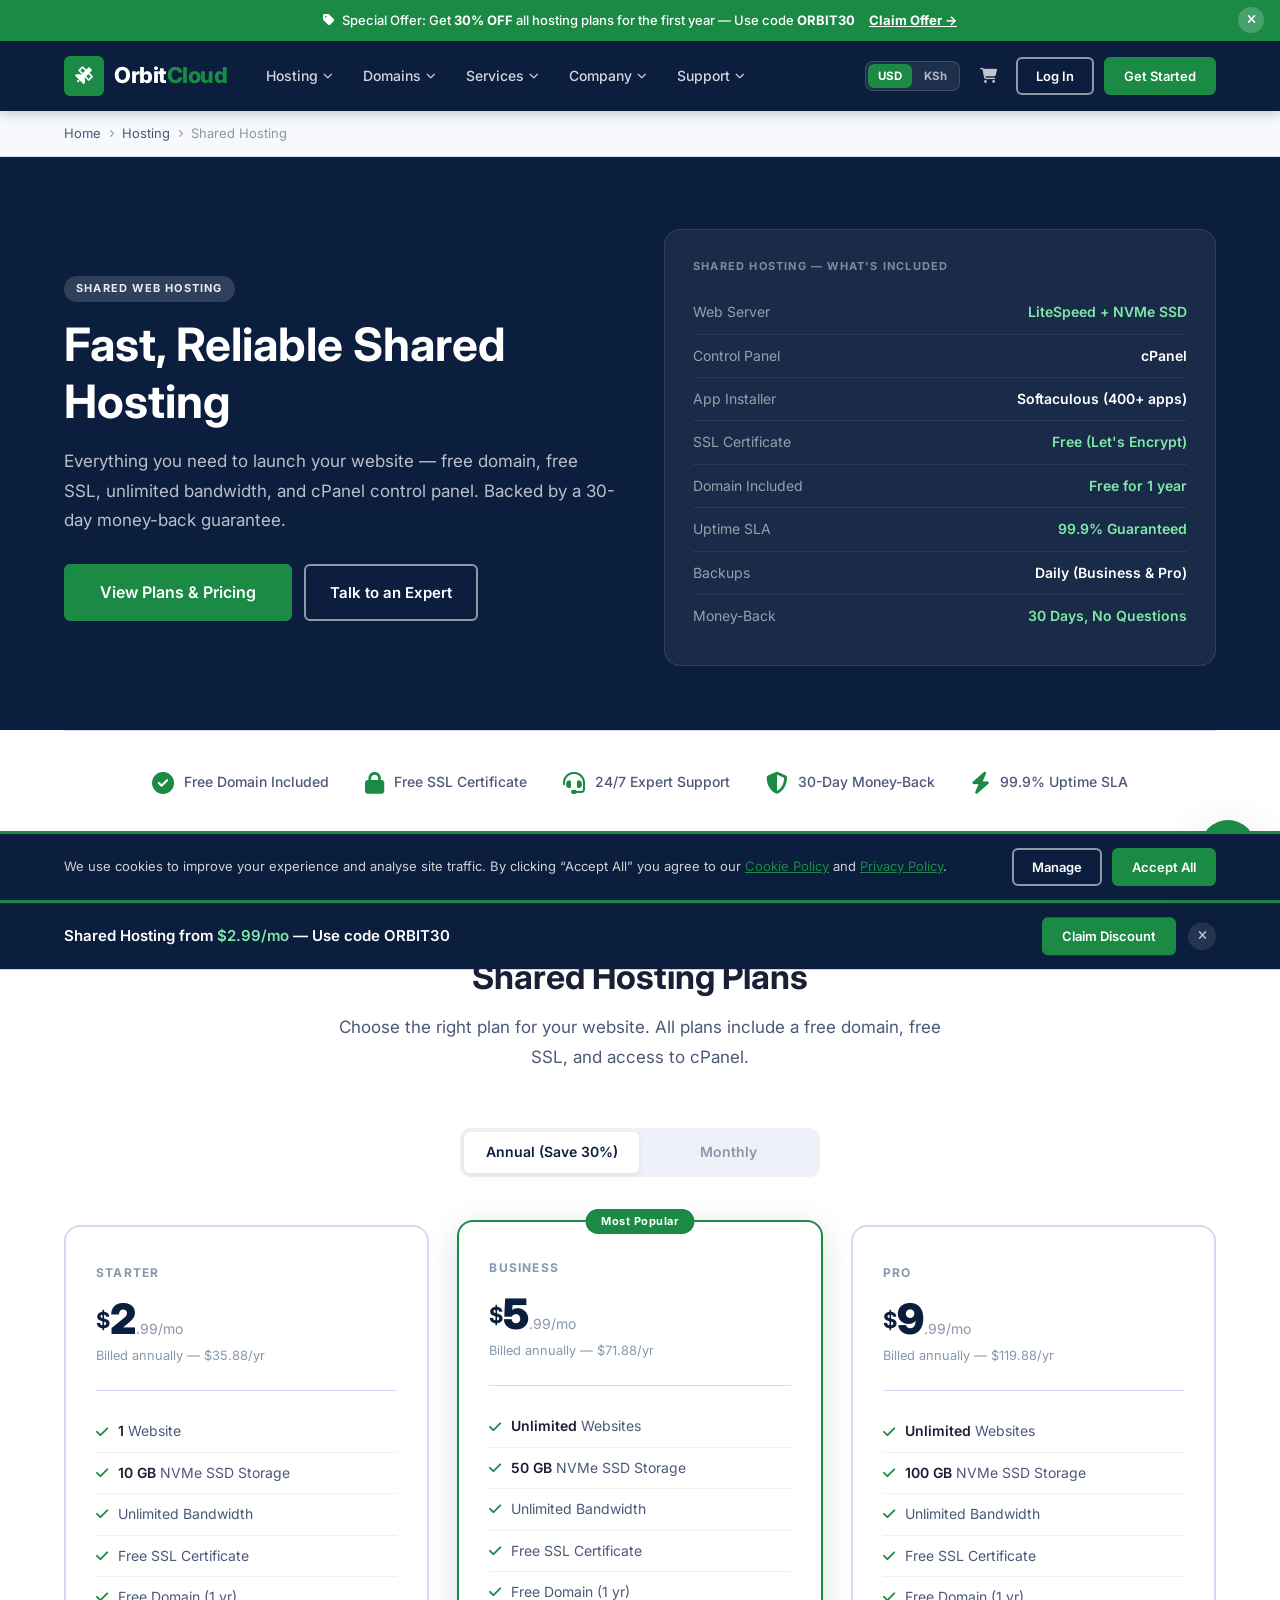
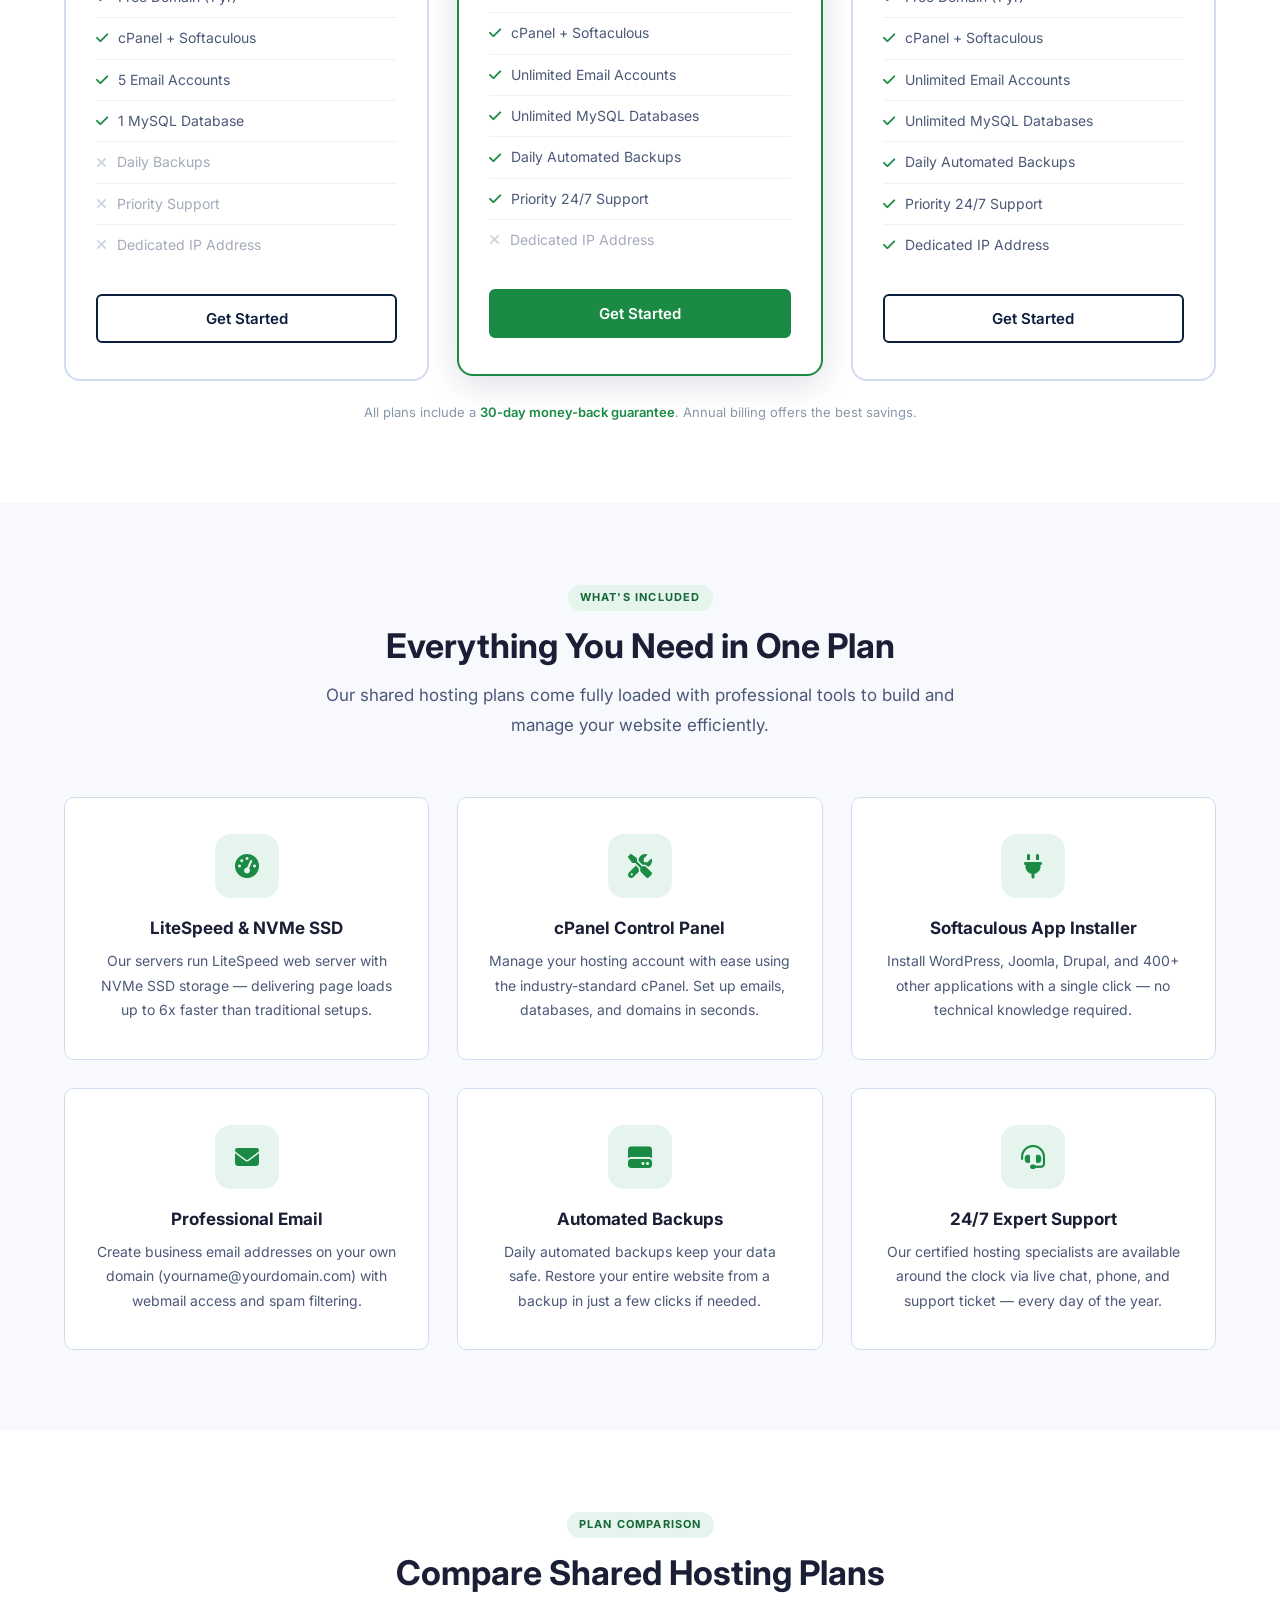
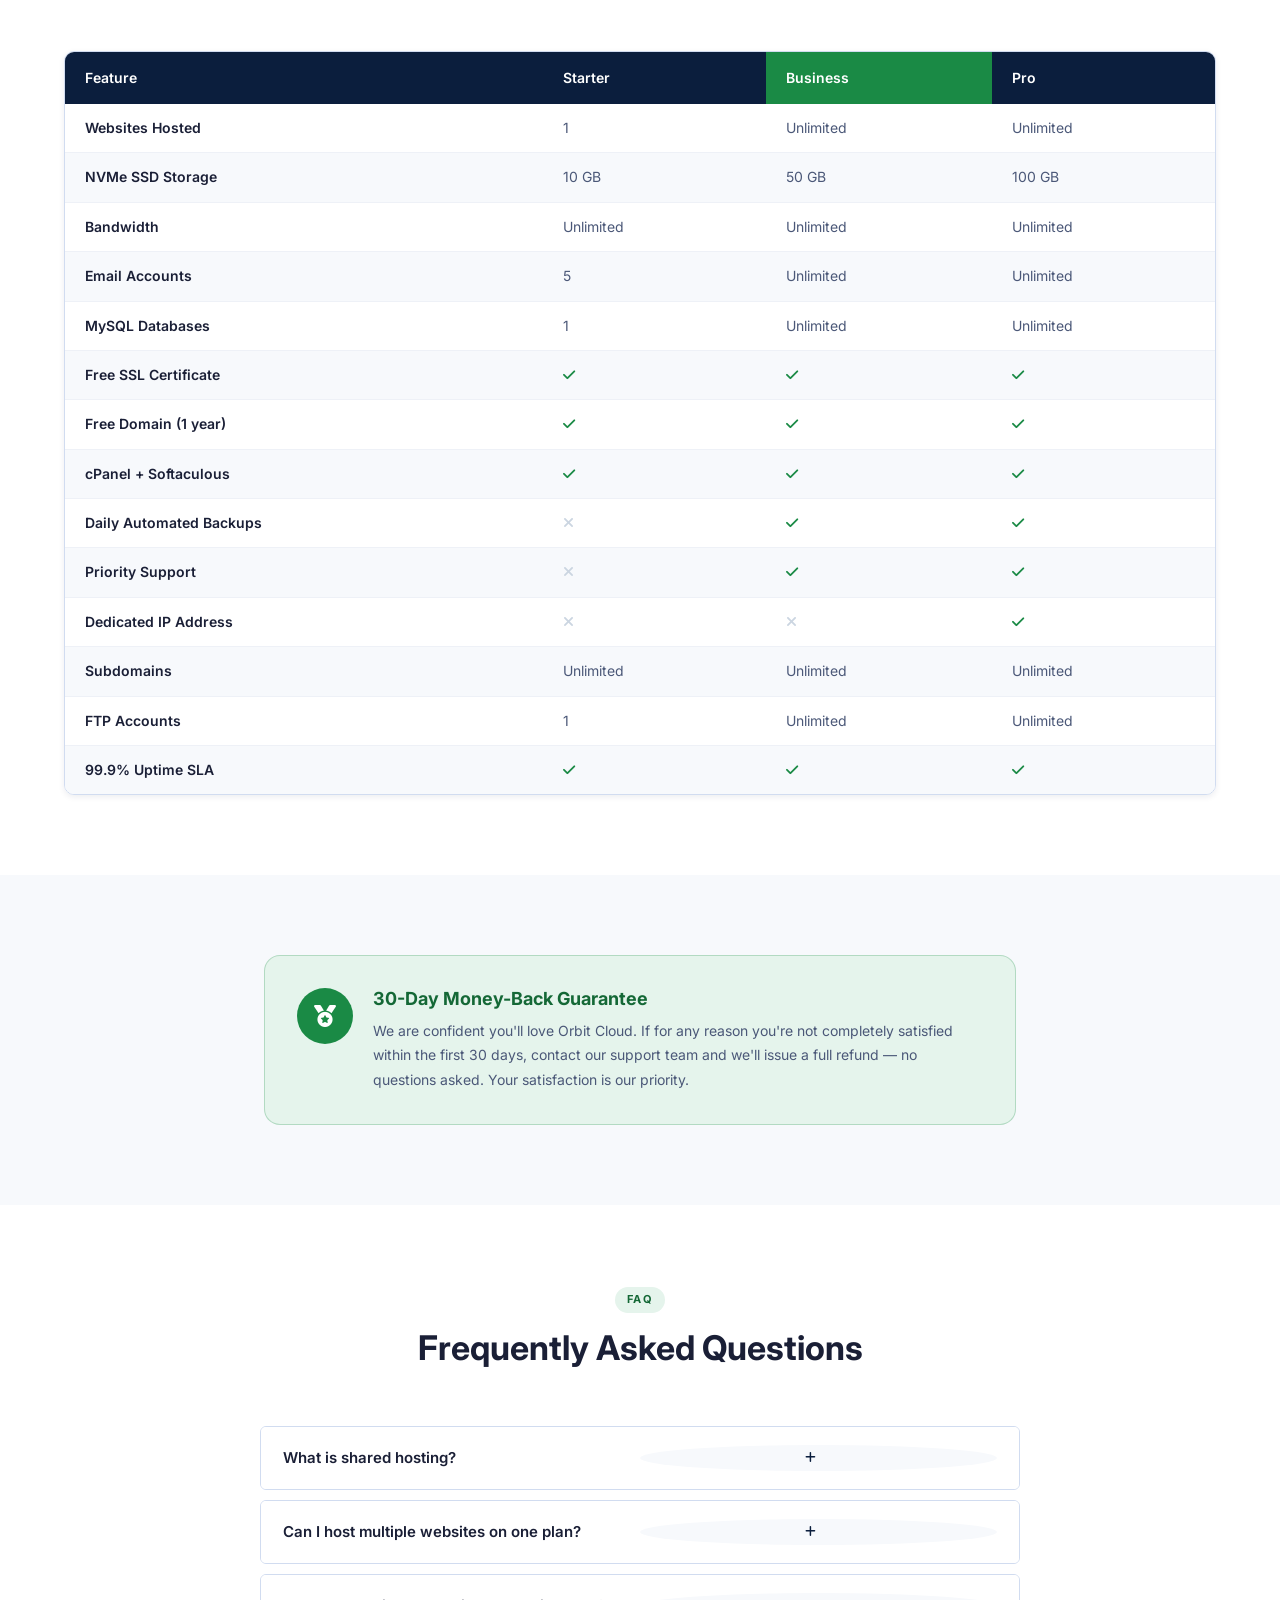
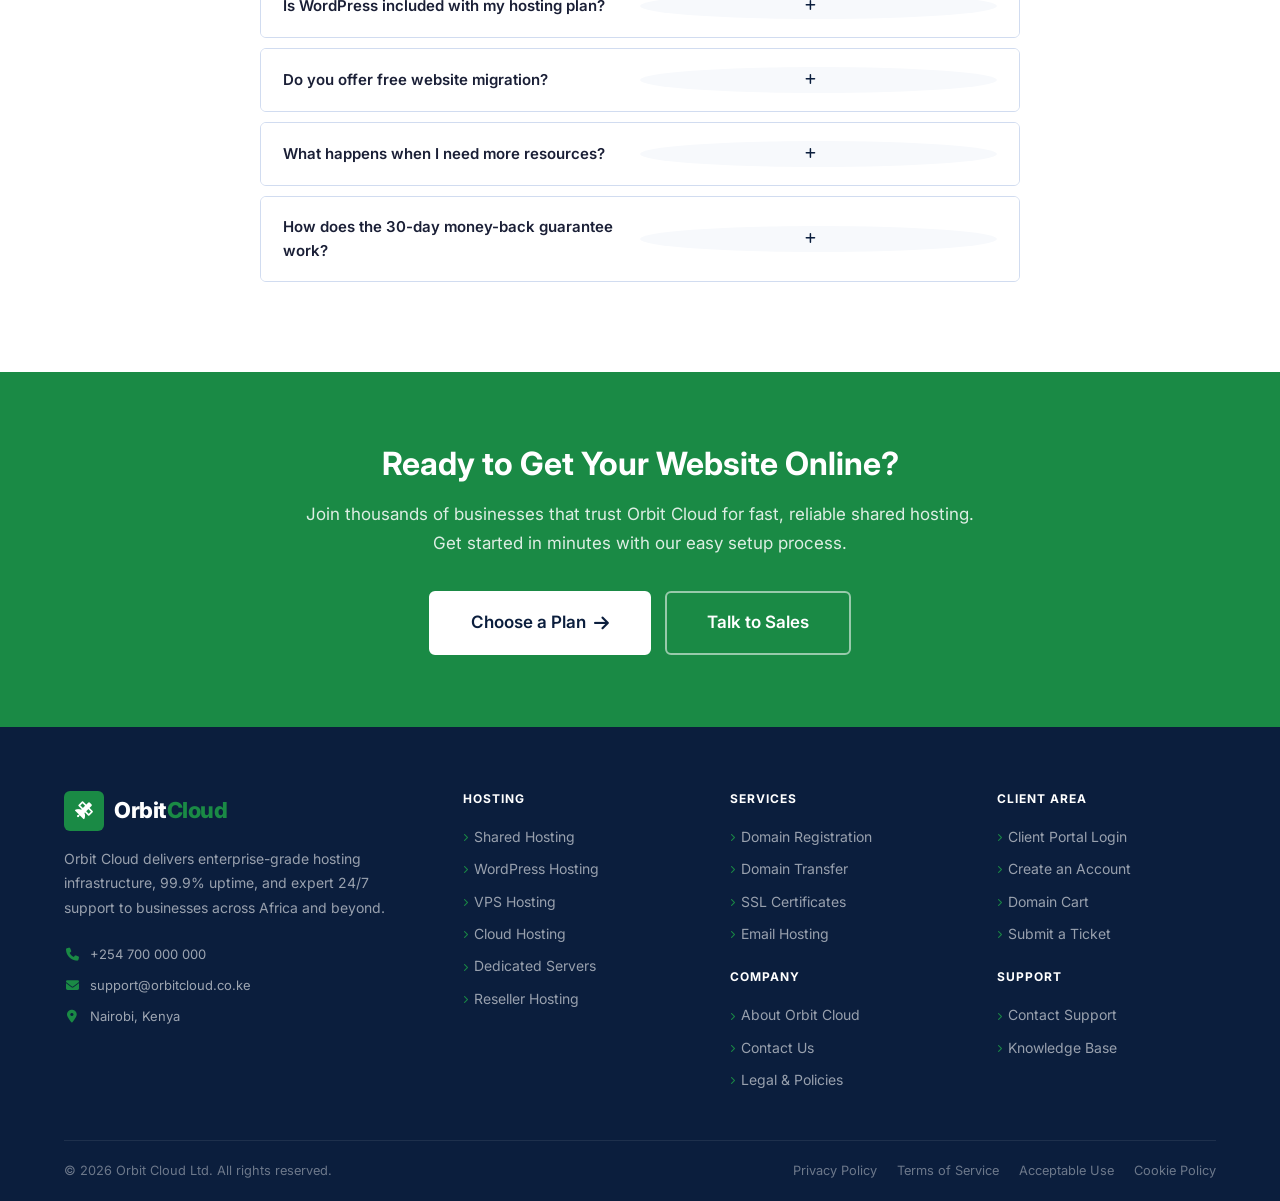
<file: hosting/shared.html>
<!DOCTYPE html>
<html lang="en">
<head>
  <link rel="apple-touch-icon" sizes="180x180" href="../apple-touch-icon.png" />
  <link rel="icon" type="image/png" sizes="32x32" href="../favicon-32x32.png" />
  <link rel="icon" type="image/png" sizes="16x16" href="../favicon-16x16.png" />
  <link rel="manifest" href="../site.webmanifest" />
  <meta charset="UTF-8" />
  <meta name="viewport" content="width=device-width, initial-scale=1.0" />
  <title>Shared Hosting Plans — Orbit Cloud</title>
  <meta name="description" content="Affordable shared hosting plans with free domain, SSL, and 24/7 support. Starting at $2.99/month with a 30-day money-back guarantee." />
  <link rel="preconnect" href="https://fonts.googleapis.com" />
  <link rel="preconnect" href="https://fonts.gstatic.com" crossorigin />
  <link rel="preload" href="https://fonts.googleapis.com/css2?family=Inter:wght@400;500;600;700;800;900&display=swap" as="style" onload="this.onload=null;this.rel='stylesheet'" /><noscript><link href="https://fonts.googleapis.com/css2?family=Inter:wght@400;500;600;700;800;900&display=swap" rel="stylesheet" /></noscript>
  <link rel="preload" href="https://cdnjs.cloudflare.com/ajax/libs/font-awesome/6.5.0/css/all.min.css" as="style" onload="this.onload=null;this.rel='stylesheet'" /><noscript><link rel="stylesheet" href="https://cdnjs.cloudflare.com/ajax/libs/font-awesome/6.5.0/css/all.min.css" /></noscript>
  <link rel="stylesheet" href="../css/style.min.css" />
  <link rel="dns-prefetch" href="//cdnjs.cloudflare.com" />
  <meta name="robots" content="index, follow" />
  <meta name="author" content="Orbit Cloud" />
  <meta name="keywords" content="shared hosting, cheap web hosting, affordable hosting, cPanel hosting, free domain hosting, Kenya web hosting" />
  <link rel="canonical" href="https://orbitcloud.co.ke/hosting/shared.html" />
  <meta property="og:type" content="website" />
  <meta property="og:site_name" content="Orbit Cloud" />
  <meta property="og:title" content="Shared Hosting Plans — Orbit Cloud" />
  <meta property="og:description" content="Affordable shared hosting starting at $2.99/month. Free domain, free SSL, cPanel, unlimited bandwidth, and 30-day money-back guarantee." />
  <meta property="og:url" content="https://orbitcloud.co.ke/hosting/shared.html" />
  <meta property="og:image" content="https://orbitcloud.co.ke/images/og-image.png" />
  <meta name="twitter:card" content="summary_large_image" />
  <meta name="twitter:site" content="@orbitcloud" />
  <meta name="twitter:title" content="Shared Hosting Plans from $2.99/mo — Orbit Cloud" />
  <meta name="twitter:description" content="Fast shared hosting with free domain, free SSL, and 24/7 expert support. 30-day money-back guarantee." />
  <meta name="twitter:image" content="https://orbitcloud.co.ke/images/og-image.png" />
  <script type="application/ld+json">
  {
    "@context": "https://schema.org",
    "@type": "BreadcrumbList",
    "itemListElement": [
      {"@type": "ListItem", "position": 1, "name": "Home", "item": "https://orbitcloud.co.ke/"},
      {"@type": "ListItem", "position": 2, "name": "Hosting", "item": "https://orbitcloud.co.ke/hosting/shared.html"},
      {"@type": "ListItem", "position": 3, "name": "Shared Hosting"}
    ]
  }
  </script>
  <script type="application/ld+json">
  {
    "@context": "https://schema.org",
    "@type": "Product",
    "name": "Orbit Cloud Shared Hosting",
    "description": "Affordable shared web hosting with free domain, free SSL, cPanel, and 99.9% uptime SLA.",
    "brand": {"@type": "Brand", "name": "Orbit Cloud"},
    "offers": [
      {
        "@type": "Offer",
        "name": "Starter Plan",
        "price": "2.99",
        "priceCurrency": "USD",
        "priceValidUntil": "2026-12-31",
        "availability": "https://schema.org/InStock",
        "url": "https://orbitcloud.co.ke/hosting/shared.html"
      },
      {
        "@type": "Offer",
        "name": "Business Plan",
        "price": "5.99",
        "priceCurrency": "USD",
        "priceValidUntil": "2026-12-31",
        "availability": "https://schema.org/InStock",
        "url": "https://orbitcloud.co.ke/hosting/shared.html"
      },
      {
        "@type": "Offer",
        "name": "Pro Plan",
        "price": "9.99",
        "priceCurrency": "USD",
        "priceValidUntil": "2026-12-31",
        "availability": "https://schema.org/InStock",
        "url": "https://orbitcloud.co.ke/hosting/shared.html"
      }
    ]
  }
  </script>
  <script type="application/ld+json">
  {
    "@context": "https://schema.org",
    "@type": "FAQPage",
    "mainEntity": [
      {
        "@type": "Question",
        "name": "What is shared hosting?",
        "acceptedAnswer": {"@type": "Answer", "text": "Shared hosting means your website shares a physical server with other customers. Resources like CPU, RAM, and disk space are distributed among accounts. It is the most affordable entry point and ideal for personal websites, blogs, and small businesses."}
      },
      {
        "@type": "Question",
        "name": "Can I host multiple websites on one plan?",
        "acceptedAnswer": {"@type": "Answer", "text": "Yes — our Business and Pro plans allow you to host an unlimited number of websites under a single account. The Starter plan supports 1 website only."}
      },
      {
        "@type": "Question",
        "name": "Do you offer free website migration?",
        "acceptedAnswer": {"@type": "Answer", "text": "Yes, we offer free website migration for all new customers. Our expert team will move your website, databases, emails, and configurations from your current host to Orbit Cloud with zero downtime."}
      },
      {
        "@type": "Question",
        "name": "How does the 30-day money-back guarantee work?",
        "acceptedAnswer": {"@type": "Answer", "text": "If you are not satisfied within the first 30 days, contact our support team and request a full refund — no questions asked. Domain registration fees are non-refundable but all hosting fees are fully covered."}
      }
    ]
  }
  </script>
</head>
<body>

<!-- Announcement Bar -->
<div class="announcement-bar">
  <div class="container">
    <div class="announcement-content">
      <i class="fas fa-tag"></i>
      <span>Special Offer: Get <strong>30% OFF</strong> all hosting plans for the first year — Use code <strong>ORBIT30</strong></span>
      <a href="#plans">Claim Offer &rarr;</a>
    </div>
  </div>
  <button type="button" class="announcement-close" aria-label="Close announcement"><i class="fas fa-times"></i></button>
</div>

<!-- Header -->
<header class="site-header">
  <div class="container">
    <div class="header-inner">
      <!-- Logo -->
      <a href="../index.html" class="logo">
        <div class="logo-icon"><i class="fas fa-satellite"></i></div>
        <span class="logo-text">Orbit<span>Cloud</span></span>
      </a>

      <!-- Desktop Nav -->
      <nav class="main-nav" aria-label="Main navigation">
        <ul class="nav-list">
          <!-- Hosting -->
          <li class="nav-item">
            <a href="../hosting/shared.html" class="nav-link">Hosting <i class="fas fa-chevron-down chevron"></i></a>
            <div class="mega-menu">
              <div>
                <div class="mega-col-title">Web Hosting</div>
                <a href="../hosting/shared.html" class="mega-link">
                  <span class="mega-link-icon"><i class="fas fa-server"></i></span>
                  <span class="mega-link-text"><strong>Shared Hosting</strong><span>Perfect for beginners &amp; blogs</span></span>
                </a>
                <a href="../hosting/wordpress.html" class="mega-link">
                  <span class="mega-link-icon"><i class="fab fa-wordpress"></i></span>
                  <span class="mega-link-text"><strong>WordPress Hosting</strong><span>Optimised for WordPress sites</span></span>
                </a>
                <a href="../hosting/reseller.html" class="mega-link">
                  <span class="mega-link-icon"><i class="fas fa-users-cog"></i></span>
                  <span class="mega-link-text"><strong>Reseller Hosting</strong><span>Start your hosting business</span></span>
                </a>
              </div>
              <div>
                <div class="mega-col-title">Advanced Hosting</div>
                <a href="../hosting/vps.html" class="mega-link">
                  <span class="mega-link-icon"><i class="fas fa-microchip"></i></span>
                  <span class="mega-link-text"><strong>VPS Hosting</strong><span>Root access &amp; dedicated resources</span></span>
                </a>
                <a href="../hosting/dedicated.html" class="mega-link">
                  <span class="mega-link-icon"><i class="fas fa-database"></i></span>
                  <span class="mega-link-text"><strong>Dedicated Servers</strong><span>Full power for large applications</span></span>
                </a>
                <a href="../hosting/cloud.html" class="mega-link">
                  <span class="mega-link-icon"><i class="fas fa-cloud"></i></span>
                  <span class="mega-link-text"><strong>Cloud Hosting</strong><span>Scale on demand, pay as you go</span></span>
                </a>
              </div>
              <div>
                <div class="mega-col-title">Add-On Services</div>
                <a href="../ssl.html" class="mega-link">
                  <span class="mega-link-icon"><i class="fas fa-lock"></i></span>
                  <span class="mega-link-text"><strong>SSL Certificates</strong><span>Secure your site &amp; build trust</span></span>
                </a>
                <a href="../email-hosting.html" class="mega-link">
                  <span class="mega-link-icon"><i class="fas fa-envelope"></i></span>
                  <span class="mega-link-text"><strong>Email Hosting</strong><span>Professional business email</span></span>
                </a>
                <a href="../domains.html" class="mega-link">
                  <span class="mega-link-icon"><i class="fas fa-globe"></i></span>
                  <span class="mega-link-text"><strong>Domain Names</strong><span>Register your perfect domain</span></span>
                </a>
              </div>
            </div>
          </li>
          <!-- Domains -->
          <li class="nav-item">
            <a href="../domains.html" class="nav-link">Domains <i class="fas fa-chevron-down chevron"></i></a>
            <div class="dropdown">
              <a href="../domains.html"><i class="fas fa-search"></i> Register Domain</a>
              <a href="../domains.html#transfer"><i class="fas fa-exchange-alt"></i> Transfer Domain</a>
              <a href="../portal/cart.php"><i class="fas fa-cart-shopping"></i> Domain Cart</a>
            </div>
          </li>
          <!-- Services -->
          <li class="nav-item">
            <a href="../ssl.html" class="nav-link">Services <i class="fas fa-chevron-down chevron"></i></a>
            <div class="dropdown">
              <a href="../ssl.html"><i class="fas fa-lock"></i> SSL Certificates</a>
              <a href="../email-hosting.html"><i class="fas fa-envelope"></i> Email Hosting</a>
              <a href="../domains.html"><i class="fas fa-globe"></i> Domain Names</a>
            </div>
          </li>
          <!-- Company -->
          <li class="nav-item">
            <a href="../about.html" class="nav-link">Company <i class="fas fa-chevron-down chevron"></i></a>
            <div class="dropdown">
              <a href="../about.html"><i class="fas fa-building"></i> About Orbit Cloud</a>
              <a href="../about.html#team"><i class="fas fa-users"></i> Our Team</a>
              <a href="../legal.html"><i class="fas fa-file-shield"></i> Legal &amp; Policies</a>
            </div>
          </li>
          <!-- Support -->
          <li class="nav-item">
            <a href="../contact.html" class="nav-link">Support <i class="fas fa-chevron-down chevron"></i></a>
            <div class="dropdown">
              <a href="../kb/index.php"><i class="fas fa-book"></i> Knowledge Base</a>
              <a href="../contact.html"><i class="fas fa-headset"></i> Contact Support</a>
              <a href="../portal/tickets/add.php"><i class="fas fa-ticket-alt"></i> Submit a Ticket</a>
              <a href="../portal/login.php"><i class="fas fa-right-to-bracket"></i> Client Portal</a>
            </div>
          </li>
        </ul>
      </nav>

      <!-- Header CTA -->
      <div class="header-right">
        <div class="currency-toggle" role="group" aria-label="Currency"><button type="button" data-cur="USD">USD</button><button type="button" data-cur="KES">KSh</button></div>
        <a href="../portal/cart.php" class="header-cart" aria-label="Cart" title="Domain cart"><i class="fas fa-cart-shopping"></i></a>
        <a href="../portal/login.php" class="btn btn-outline-white btn-sm">Log In</a>
        <a href="../portal/register.php" class="btn btn-green btn-sm">Get Started</a>
      </div>

      <!-- Mobile Toggle -->
      <button type="button" class="nav-toggle" aria-label="Toggle navigation" aria-expanded="false">
        <span></span><span></span><span></span>
      </button>
    </div>
  </div>
</header>

<!-- Mobile Nav -->
<nav class="mobile-nav" aria-label="Mobile navigation">
  <ul class="mobile-nav-list">
    <li class="mobile-nav-item">
      <div class="mobile-nav-link" data-sub>Hosting <i class="fas fa-chevron-down chevron"></i></div>
      <div class="mobile-sub">
        <a href="../hosting/shared.html"><i class="fas fa-server"></i> Shared Hosting</a>
        <a href="../hosting/vps.html"><i class="fas fa-microchip"></i> VPS Hosting</a>
        <a href="../hosting/dedicated.html"><i class="fas fa-database"></i> Dedicated Servers</a>
        <a href="../hosting/cloud.html"><i class="fas fa-cloud"></i> Cloud Hosting</a>
        <a href="../hosting/wordpress.html"><i class="fab fa-wordpress"></i> WordPress Hosting</a>
        <a href="../hosting/reseller.html"><i class="fas fa-users-cog"></i> Reseller Hosting</a>
      </div>
    </li>
    <li class="mobile-nav-item">
      <a href="../domains.html" class="mobile-nav-link">Domains</a>
    </li>
    <li class="mobile-nav-item">
      <div class="mobile-nav-link" data-sub>Services <i class="fas fa-chevron-down chevron"></i></div>
      <div class="mobile-sub">
        <a href="../ssl.html"><i class="fas fa-lock"></i> SSL Certificates</a>
        <a href="../email-hosting.html"><i class="fas fa-envelope"></i> Email Hosting</a>
        <a href="../domains.html"><i class="fas fa-globe"></i> Domain Names</a>
      </div>
    </li>
    <li class="mobile-nav-item">
      <a href="../about.html" class="mobile-nav-link">Company</a>
    </li>
    <li class="mobile-nav-item">
      <a href="../contact.html" class="mobile-nav-link">Support</a>
    </li>
  </ul>
  <div class="mobile-nav-btns">
    <div class="currency-toggle-mobile" role="group" aria-label="Currency"><button type="button" data-cur="USD">USD</button><button type="button" data-cur="KES">KSh</button></div>
    <a href="../portal/login.php" class="btn btn-outline-white">Log In</a>
    <a href="../portal/register.php" class="btn btn-green">Get Started</a>
  </div>
</nav>

<!-- Breadcrumb -->
<div class="breadcrumb">
  <div class="container">
    <ol>
      <li><a href="../index.html">Home</a></li>
      <li><i class="fas fa-chevron-right"></i></li>
      <li><a href="shared.html">Hosting</a></li>
      <li><i class="fas fa-chevron-right"></i></li>
      <li>Shared Hosting</li>
    </ol>
  </div>
</div>

<!-- Page Hero -->
<section class="page-hero">
  <div class="container">
    <div class="page-hero-inner">
      <div>
        <span class="section-tag tag-white">Shared Web Hosting</span>
        <h1>Fast, Reliable Shared Hosting</h1>
        <p>Everything you need to launch your website — free domain, free SSL, unlimited bandwidth, and cPanel control panel. Backed by a 30-day money-back guarantee.</p>
        <div class="page-hero-ctas">
          <a href="#plans" class="btn btn-green btn-lg">View Plans &amp; Pricing</a>
          <a href="../contact.html" class="btn btn-outline-white">Talk to an Expert</a>
        </div>
      </div>
      <div>
        <div class="hero-spec-panel">
          <div class="spec-panel-title">Shared Hosting — What's Included</div>
          <div class="spec-row"><span class="spec-key">Web Server</span><span class="spec-val good">LiteSpeed + NVMe SSD</span></div>
          <div class="spec-row"><span class="spec-key">Control Panel</span><span class="spec-val">cPanel</span></div>
          <div class="spec-row"><span class="spec-key">App Installer</span><span class="spec-val">Softaculous (400+ apps)</span></div>
          <div class="spec-row"><span class="spec-key">SSL Certificate</span><span class="spec-val good">Free (Let's Encrypt)</span></div>
          <div class="spec-row"><span class="spec-key">Domain Included</span><span class="spec-val good">Free for 1 year</span></div>
          <div class="spec-row"><span class="spec-key">Uptime SLA</span><span class="spec-val good">99.9% Guaranteed</span></div>
          <div class="spec-row"><span class="spec-key">Backups</span><span class="spec-val">Daily (Business &amp; Pro)</span></div>
          <div class="spec-row"><span class="spec-key">Money-Back</span><span class="spec-val good">30 Days, No Questions</span></div>
        </div>
      </div>
    </div>
  </div>
</section>

<!-- Trust Badges -->
<div class="container">
  <div class="trust-badges animate-in">
    <div class="trust-badge"><i class="fas fa-check-circle"></i> Free Domain Included</div>
    <div class="trust-badge"><i class="fas fa-lock"></i> Free SSL Certificate</div>
    <div class="trust-badge"><i class="fas fa-headset"></i> 24/7 Expert Support</div>
    <div class="trust-badge"><i class="fas fa-shield-alt"></i> 30-Day Money-Back</div>
    <div class="trust-badge"><i class="fas fa-bolt"></i> 99.9% Uptime SLA</div>
  </div>
</div>

<!-- Pricing Plans -->
<section class="section" id="plans">
  <div class="container">
    <div class="section-header animate-in">
      <span class="section-tag">Plans &amp; Pricing</span>
      <h2>Shared Hosting Plans</h2>
      <p>Choose the right plan for your website. All plans include a free domain, free SSL, and access to cPanel.</p>
    </div>

    <div class="plan-tabs animate-in">
      <div class="plan-tab active" data-billing="annual">Annual (Save 30%)</div>
      <div class="plan-tab" data-billing="monthly">Monthly</div>
    </div>

    <div class="pricing-grid" data-plans-category="shared" data-plans-cta="../portal/order/index.php?plan={slug}" data-plans-cta-label="Get Started">
      <div class="pricing-card animate-in">
        <div class="plan-name">Starter</div>
        <div class="plan-price price-annual" data-usd-html='<span class="currency">$</span><span class="amount">2</span><span class="period">.99/mo</span>' data-kes-html='<span class="currency">KSh</span><span class="amount">390</span><span class="period">/mo</span>'><span class="currency">$</span><span class="amount">2</span><span class="period">.99/mo</span></div>
        <div class="plan-price price-monthly hidden" data-usd-html='<span class="currency">$</span><span class="amount">4</span><span class="period">.99/mo</span>' data-kes-html='<span class="currency">KSh</span><span class="amount">650</span><span class="period">/mo</span>'><span class="currency">$</span><span class="amount">4</span><span class="period">.99/mo</span></div>
        <div class="plan-renew">Billed annually — $35.88/yr</div>
        <div class="plan-divider"></div>
        <div class="plan-features">
          <div class="plan-feat"><i class="fas fa-check"></i><span class="feat-label"><strong>1</strong> Website</span></div>
          <div class="plan-feat"><i class="fas fa-check"></i><span class="feat-label"><strong>10 GB</strong> NVMe SSD Storage</span></div>
          <div class="plan-feat"><i class="fas fa-check"></i><span class="feat-label">Unlimited Bandwidth</span></div>
          <div class="plan-feat"><i class="fas fa-check"></i><span class="feat-label">Free SSL Certificate</span></div>
          <div class="plan-feat"><i class="fas fa-check"></i><span class="feat-label">Free Domain (1 yr)</span></div>
          <div class="plan-feat"><i class="fas fa-check"></i><span class="feat-label">cPanel + Softaculous</span></div>
          <div class="plan-feat"><i class="fas fa-check"></i><span class="feat-label">5 Email Accounts</span></div>
          <div class="plan-feat"><i class="fas fa-check"></i><span class="feat-label">1 MySQL Database</span></div>
          <div class="plan-feat"><i class="fas fa-xmark"></i><span class="feat-label feat-unavailable">Daily Backups</span></div>
          <div class="plan-feat"><i class="fas fa-xmark"></i><span class="feat-label feat-unavailable">Priority Support</span></div>
          <div class="plan-feat"><i class="fas fa-xmark"></i><span class="feat-label feat-unavailable">Dedicated IP Address</span></div>
        </div>
        <a href="../portal/order/index.php?plan=shared-starter" class="btn btn-outline-navy btn-block plan-cta">Get Started</a>
      </div>

      <div class="pricing-card featured animate-in">
        <div class="plan-name">Business</div>
        <div class="plan-price price-annual" data-usd-html='<span class="currency">$</span><span class="amount">5</span><span class="period">.99/mo</span>' data-kes-html='<span class="currency">KSh</span><span class="amount">780</span><span class="period">/mo</span>'><span class="currency">$</span><span class="amount">5</span><span class="period">.99/mo</span></div>
        <div class="plan-price price-monthly hidden" data-usd-html='<span class="currency">$</span><span class="amount">8</span><span class="period">.99/mo</span>' data-kes-html='<span class="currency">KSh</span><span class="amount">1,170</span><span class="period">/mo</span>'><span class="currency">$</span><span class="amount">8</span><span class="period">.99/mo</span></div>
        <div class="plan-renew">Billed annually — $71.88/yr</div>
        <div class="plan-divider"></div>
        <div class="plan-features">
          <div class="plan-feat"><i class="fas fa-check"></i><span class="feat-label"><strong>Unlimited</strong> Websites</span></div>
          <div class="plan-feat"><i class="fas fa-check"></i><span class="feat-label"><strong>50 GB</strong> NVMe SSD Storage</span></div>
          <div class="plan-feat"><i class="fas fa-check"></i><span class="feat-label">Unlimited Bandwidth</span></div>
          <div class="plan-feat"><i class="fas fa-check"></i><span class="feat-label">Free SSL Certificate</span></div>
          <div class="plan-feat"><i class="fas fa-check"></i><span class="feat-label">Free Domain (1 yr)</span></div>
          <div class="plan-feat"><i class="fas fa-check"></i><span class="feat-label">cPanel + Softaculous</span></div>
          <div class="plan-feat"><i class="fas fa-check"></i><span class="feat-label">Unlimited Email Accounts</span></div>
          <div class="plan-feat"><i class="fas fa-check"></i><span class="feat-label">Unlimited MySQL Databases</span></div>
          <div class="plan-feat"><i class="fas fa-check"></i><span class="feat-label">Daily Automated Backups</span></div>
          <div class="plan-feat"><i class="fas fa-check"></i><span class="feat-label">Priority 24/7 Support</span></div>
          <div class="plan-feat"><i class="fas fa-xmark"></i><span class="feat-label feat-unavailable">Dedicated IP Address</span></div>
        </div>
        <a href="../portal/order/index.php?plan=shared-business" class="btn btn-green btn-block plan-cta">Get Started</a>
      </div>

      <div class="pricing-card animate-in">
        <div class="plan-name">Pro</div>
        <div class="plan-price price-annual" data-usd-html='<span class="currency">$</span><span class="amount">9</span><span class="period">.99/mo</span>' data-kes-html='<span class="currency">KSh</span><span class="amount">1,300</span><span class="period">/mo</span>'><span class="currency">$</span><span class="amount">9</span><span class="period">.99/mo</span></div>
        <div class="plan-price price-monthly hidden" data-usd-html='<span class="currency">$</span><span class="amount">13</span><span class="period">.99/mo</span>' data-kes-html='<span class="currency">KSh</span><span class="amount">1,820</span><span class="period">/mo</span>'><span class="currency">$</span><span class="amount">13</span><span class="period">.99/mo</span></div>
        <div class="plan-renew">Billed annually — $119.88/yr</div>
        <div class="plan-divider"></div>
        <div class="plan-features">
          <div class="plan-feat"><i class="fas fa-check"></i><span class="feat-label"><strong>Unlimited</strong> Websites</span></div>
          <div class="plan-feat"><i class="fas fa-check"></i><span class="feat-label"><strong>100 GB</strong> NVMe SSD Storage</span></div>
          <div class="plan-feat"><i class="fas fa-check"></i><span class="feat-label">Unlimited Bandwidth</span></div>
          <div class="plan-feat"><i class="fas fa-check"></i><span class="feat-label">Free SSL Certificate</span></div>
          <div class="plan-feat"><i class="fas fa-check"></i><span class="feat-label">Free Domain (1 yr)</span></div>
          <div class="plan-feat"><i class="fas fa-check"></i><span class="feat-label">cPanel + Softaculous</span></div>
          <div class="plan-feat"><i class="fas fa-check"></i><span class="feat-label">Unlimited Email Accounts</span></div>
          <div class="plan-feat"><i class="fas fa-check"></i><span class="feat-label">Unlimited MySQL Databases</span></div>
          <div class="plan-feat"><i class="fas fa-check"></i><span class="feat-label">Daily Automated Backups</span></div>
          <div class="plan-feat"><i class="fas fa-check"></i><span class="feat-label">Priority 24/7 Support</span></div>
          <div class="plan-feat"><i class="fas fa-check"></i><span class="feat-label">Dedicated IP Address</span></div>
        </div>
        <a href="../portal/order/index.php?plan=shared-pro" class="btn btn-outline-navy btn-block plan-cta">Get Started</a>
      </div>
    </div>
    <p class="pricing-note">All plans include a <a href="../legal.html#terms">30-day money-back guarantee</a>. Annual billing offers the best savings.</p>
  </div>
</section>

<!-- Features -->
<section class="section section-alt">
  <div class="container">
    <div class="section-header animate-in">
      <span class="section-tag">What's Included</span>
      <h2>Everything You Need in One Plan</h2>
      <p>Our shared hosting plans come fully loaded with professional tools to build and manage your website efficiently.</p>
    </div>
    <div class="features-grid">
      <div class="feature-card animate-in">
        <div class="feature-icon"><i class="fas fa-tachometer-alt"></i></div>
        <h3>LiteSpeed &amp; NVMe SSD</h3>
        <p>Our servers run LiteSpeed web server with NVMe SSD storage — delivering page loads up to 6x faster than traditional setups.</p>
      </div>
      <div class="feature-card animate-in">
        <div class="feature-icon"><i class="fas fa-tools"></i></div>
        <h3>cPanel Control Panel</h3>
        <p>Manage your hosting account with ease using the industry-standard cPanel. Set up emails, databases, and domains in seconds.</p>
      </div>
      <div class="feature-card animate-in">
        <div class="feature-icon"><i class="fas fa-plug"></i></div>
        <h3>Softaculous App Installer</h3>
        <p>Install WordPress, Joomla, Drupal, and 400+ other applications with a single click — no technical knowledge required.</p>
      </div>
      <div class="feature-card animate-in">
        <div class="feature-icon"><i class="fas fa-envelope"></i></div>
        <h3>Professional Email</h3>
        <p>Create business email addresses on your own domain (yourname@yourdomain.com) with webmail access and spam filtering.</p>
      </div>
      <div class="feature-card animate-in">
        <div class="feature-icon"><i class="fas fa-hdd"></i></div>
        <h3>Automated Backups</h3>
        <p>Daily automated backups keep your data safe. Restore your entire website from a backup in just a few clicks if needed.</p>
      </div>
      <div class="feature-card animate-in">
        <div class="feature-icon"><i class="fas fa-headset"></i></div>
        <h3>24/7 Expert Support</h3>
        <p>Our certified hosting specialists are available around the clock via live chat, phone, and support ticket — every day of the year.</p>
      </div>
    </div>
  </div>
</section>

<!-- Comparison Table -->
<section class="section" id="compare">
  <div class="container">
    <div class="section-header animate-in">
      <span class="section-tag">Plan Comparison</span>
      <h2>Compare Shared Hosting Plans</h2>
    </div>
    <div class="table-wrap animate-in">
      <table class="comp-table">
        <thead>
          <tr>
            <th>Feature</th>
            <th>Starter</th>
            <th class="featured-col">Business</th>
            <th>Pro</th>
          </tr>
        </thead>
        <tbody>
          <tr><td>Websites Hosted</td><td>1</td><td>Unlimited</td><td>Unlimited</td></tr>
          <tr><td>NVMe SSD Storage</td><td>10 GB</td><td>50 GB</td><td>100 GB</td></tr>
          <tr><td>Bandwidth</td><td>Unlimited</td><td>Unlimited</td><td>Unlimited</td></tr>
          <tr><td>Email Accounts</td><td>5</td><td>Unlimited</td><td>Unlimited</td></tr>
          <tr><td>MySQL Databases</td><td>1</td><td>Unlimited</td><td>Unlimited</td></tr>
          <tr><td>Free SSL Certificate</td><td><i class="fas fa-check"></i></td><td><i class="fas fa-check"></i></td><td><i class="fas fa-check"></i></td></tr>
          <tr><td>Free Domain (1 year)</td><td><i class="fas fa-check"></i></td><td><i class="fas fa-check"></i></td><td><i class="fas fa-check"></i></td></tr>
          <tr><td>cPanel + Softaculous</td><td><i class="fas fa-check"></i></td><td><i class="fas fa-check"></i></td><td><i class="fas fa-check"></i></td></tr>
          <tr><td>Daily Automated Backups</td><td><i class="fas fa-xmark"></i></td><td><i class="fas fa-check"></i></td><td><i class="fas fa-check"></i></td></tr>
          <tr><td>Priority Support</td><td><i class="fas fa-xmark"></i></td><td><i class="fas fa-check"></i></td><td><i class="fas fa-check"></i></td></tr>
          <tr><td>Dedicated IP Address</td><td><i class="fas fa-xmark"></i></td><td><i class="fas fa-xmark"></i></td><td><i class="fas fa-check"></i></td></tr>
          <tr><td>Subdomains</td><td>Unlimited</td><td>Unlimited</td><td>Unlimited</td></tr>
          <tr><td>FTP Accounts</td><td>1</td><td>Unlimited</td><td>Unlimited</td></tr>
          <tr><td>99.9% Uptime SLA</td><td><i class="fas fa-check"></i></td><td><i class="fas fa-check"></i></td><td><i class="fas fa-check"></i></td></tr>
        </tbody>
      </table>
    </div>
  </div>
</section>

<!-- Guarantee -->
<section class="section section-alt">
  <div class="container container-narrow">
    <div class="guarantee-box animate-in">
      <div class="guarantee-icon"><i class="fas fa-medal"></i></div>
      <div>
        <h4>30-Day Money-Back Guarantee</h4>
        <p>We are confident you'll love Orbit Cloud. If for any reason you're not completely satisfied within the first 30 days, contact our support team and we'll issue a full refund — no questions asked. Your satisfaction is our priority.</p>
      </div>
    </div>
  </div>
</section>

<!-- FAQ -->
<section class="section">
  <div class="container">
    <div class="section-header animate-in">
      <span class="section-tag">FAQ</span>
      <h2>Frequently Asked Questions</h2>
    </div>
    <div class="faq-wrap">
      <div class="faq-item animate-in">
        <div class="faq-q"><span>What is shared hosting?</span><span class="faq-toggle"><i class="fas fa-plus"></i></span></div>
        <div class="faq-a"><div class="faq-a-inner">Shared hosting means your website shares a physical server with other customers. Resources like CPU, RAM, and disk space are distributed among accounts. It's the most affordable entry point and is ideal for personal websites, blogs, and small businesses that don't require dedicated resources.</div></div>
      </div>
      <div class="faq-item animate-in">
        <div class="faq-q"><span>Can I host multiple websites on one plan?</span><span class="faq-toggle"><i class="fas fa-plus"></i></span></div>
        <div class="faq-a"><div class="faq-a-inner">Yes — our Business and Pro plans allow you to host an unlimited number of websites under a single account. The Starter plan supports 1 website only. If you need to host multiple sites, we recommend upgrading to the Business plan.</div></div>
      </div>
      <div class="faq-item animate-in">
        <div class="faq-q"><span>Is WordPress included with my hosting plan?</span><span class="faq-toggle"><i class="fas fa-plus"></i></span></div>
        <div class="faq-a"><div class="faq-a-inner">Yes. All shared hosting plans include Softaculous, which allows you to install WordPress (and 400+ other apps) with a single click. The installation takes less than 60 seconds and requires no technical knowledge.</div></div>
      </div>
      <div class="faq-item animate-in">
        <div class="faq-q"><span>Do you offer free website migration?</span><span class="faq-toggle"><i class="fas fa-plus"></i></span></div>
        <div class="faq-a"><div class="faq-a-inner">Yes, we offer free website migration for all new customers. Our expert team will move your website, databases, emails, and configurations from your current host to Orbit Cloud with zero downtime. Contact our support team after signing up to schedule your migration.</div></div>
      </div>
      <div class="faq-item animate-in">
        <div class="faq-q"><span>What happens when I need more resources?</span><span class="faq-toggle"><i class="fas fa-plus"></i></span></div>
        <div class="faq-a"><div class="faq-a-inner">You can upgrade your shared hosting plan at any time from within your control panel. If your site outgrows shared hosting entirely, we make it easy to migrate to a VPS or Cloud hosting plan. Our support team can assist with any upgrade or migration at no extra charge.</div></div>
      </div>
      <div class="faq-item animate-in">
        <div class="faq-q"><span>How does the 30-day money-back guarantee work?</span><span class="faq-toggle"><i class="fas fa-plus"></i></span></div>
        <div class="faq-a"><div class="faq-a-inner">If you're not satisfied with our service within the first 30 days of signing up, simply contact our support team and request a refund. We'll process it in full with no questions asked. Domain registration fees are non-refundable but all hosting fees are fully covered.</div></div>
      </div>
    </div>
  </div>
</section>

<!-- CTA -->
<section class="cta-banner">
  <div class="container">
    <div class="cta-inner animate-in">
      <h2>Ready to Get Your Website Online?</h2>
      <p>Join thousands of businesses that trust Orbit Cloud for fast, reliable shared hosting. Get started in minutes with our easy setup process.</p>
      <div class="cta-btns">
        <a href="#plans" class="btn btn-white btn-xl">Choose a Plan <i class="fas fa-arrow-right"></i></a>
        <a href="../contact.html" class="btn btn-outline-white btn-xl">Talk to Sales</a>
      </div>
    </div>
  </div>
</section>

<!-- Footer -->
<footer class="site-footer">
  <div class="container">
    <div class="footer-top">
      <div class="footer-brand">
        <a href="../index.html" class="logo">
          <div class="logo-icon"><i class="fas fa-satellite"></i></div>
          <span class="logo-text">Orbit<span>Cloud</span></span>
        </a>
        <p>Orbit Cloud delivers enterprise-grade hosting infrastructure, 99.9% uptime, and expert 24/7 support to businesses across Africa and beyond.</p>
        <div class="footer-contacts">
          <div class="footer-contact"><i class="fas fa-phone"></i> +254 700 000 000</div>
          <div class="footer-contact"><i class="fas fa-envelope"></i> support@orbitcloud.co.ke</div>
          <div class="footer-contact"><i class="fas fa-map-marker-alt"></i> Nairobi, Kenya</div>
        </div>
      </div>
      <div class="footer-col">
        <h4>Hosting</h4>
        <div class="footer-links">
          <a href="../hosting/shared.html"><i class="fas fa-chevron-right"></i> Shared Hosting</a>
          <a href="../hosting/wordpress.html"><i class="fas fa-chevron-right"></i> WordPress Hosting</a>
          <a href="../hosting/vps.html"><i class="fas fa-chevron-right"></i> VPS Hosting</a>
          <a href="../hosting/cloud.html"><i class="fas fa-chevron-right"></i> Cloud Hosting</a>
          <a href="../hosting/dedicated.html"><i class="fas fa-chevron-right"></i> Dedicated Servers</a>
          <a href="../hosting/reseller.html"><i class="fas fa-chevron-right"></i> Reseller Hosting</a>
        </div>
      </div>
      <div class="footer-col">
        <h4>Services</h4>
        <div class="footer-links">
          <a href="../domains.html"><i class="fas fa-chevron-right"></i> Domain Registration</a>
          <a href="../domains.html#transfer"><i class="fas fa-chevron-right"></i> Domain Transfer</a>
          <a href="../ssl.html"><i class="fas fa-chevron-right"></i> SSL Certificates</a>
          <a href="../email-hosting.html"><i class="fas fa-chevron-right"></i> Email Hosting</a>
        </div>
        <h4 class="mt-24">Company</h4>
        <div class="footer-links">
          <a href="../about.html"><i class="fas fa-chevron-right"></i> About Orbit Cloud</a>
          <a href="../contact.html"><i class="fas fa-chevron-right"></i> Contact Us</a>
          <a href="../legal.html"><i class="fas fa-chevron-right"></i> Legal &amp; Policies</a>
        </div>
      </div>
      <div class="footer-col">
        <h4>Client Area</h4>
        <div class="footer-links">
          <a href="../portal/login.php"><i class="fas fa-chevron-right"></i> Client Portal Login</a>
          <a href="../portal/register.php"><i class="fas fa-chevron-right"></i> Create an Account</a>
          <a href="../portal/cart.php"><i class="fas fa-chevron-right"></i> Domain Cart</a>
          <a href="../portal/tickets/add.php"><i class="fas fa-chevron-right"></i> Submit a Ticket</a>
        </div>
        <h4 class="mt-24">Support</h4>
        <div class="footer-links">
          <a href="../contact.html"><i class="fas fa-chevron-right"></i> Contact Support</a>
          <a href="../kb/index.php"><i class="fas fa-chevron-right"></i> Knowledge Base</a>
        </div>
      </div>
    </div>
    <div class="footer-bottom">
      <span>&copy; 2026 Orbit Cloud Ltd. All rights reserved.</span>
      <div class="footer-bottom-links">
        <a href="../legal.html#privacy">Privacy Policy</a>
        <a href="../legal.html#terms">Terms of Service</a>
        <a href="../legal.html#aup">Acceptable Use</a>
        <a href="../legal.html#cookies">Cookie Policy</a>
      </div>
    </div>
  </div>
</footer>

<div class="sticky-offer">
  <div class="container">
    <div class="sticky-offer-inner">
      <div class="sticky-offer-text">Shared Hosting from <span>$2.99/mo</span> — Use code ORBIT30</div>
      <div class="sticky-offer-right">
        <a href="#plans" class="btn btn-green btn-sm">Claim Discount</a>
        <button type="button" class="sticky-close" aria-label="Close offer bar"><i class="fas fa-times"></i></button>
      </div>
    </div>
  </div>
</div>

<script src="../js/site-settings.js?v=3" defer></script><script src="../js/whmcs.js?v=6" defer></script><script src="../js/currency.js?v=1" defer></script><script src="../js/main.min.js?v=8" defer></script>
</body>
</html>
</file>
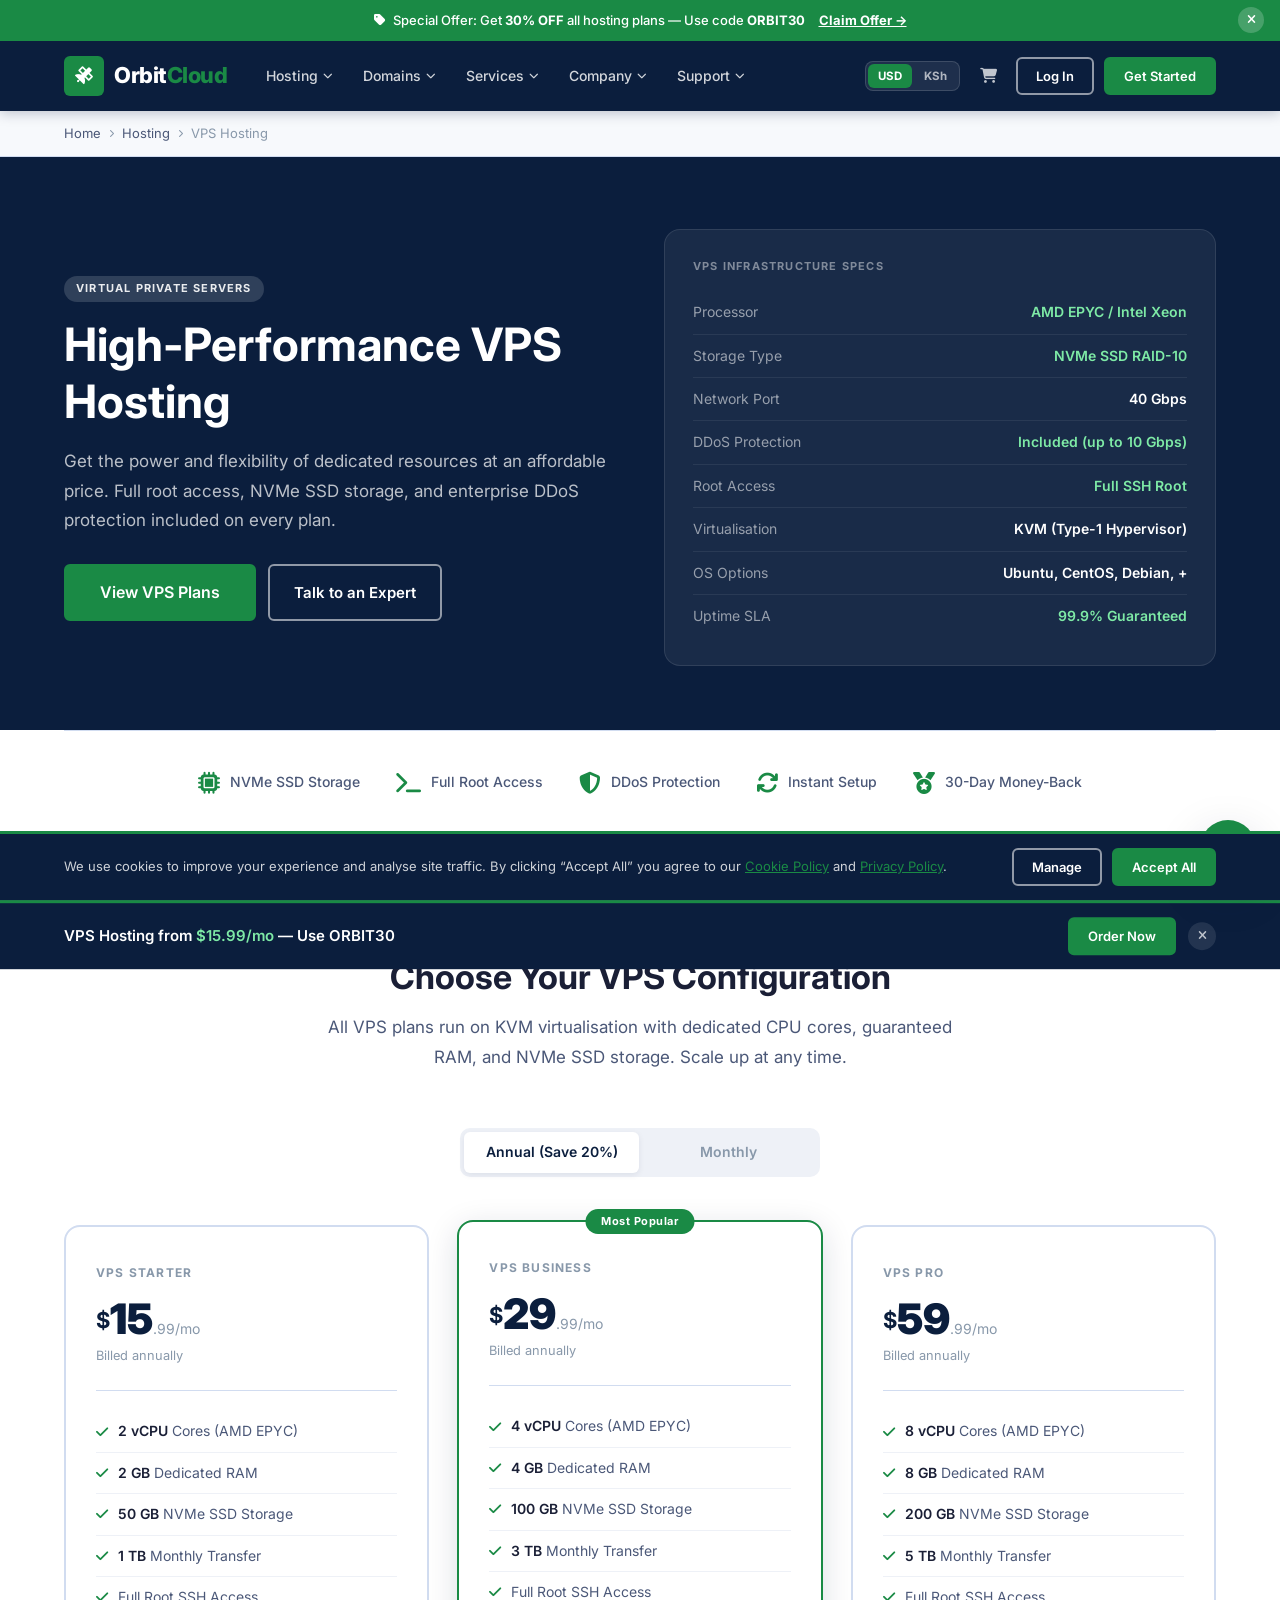
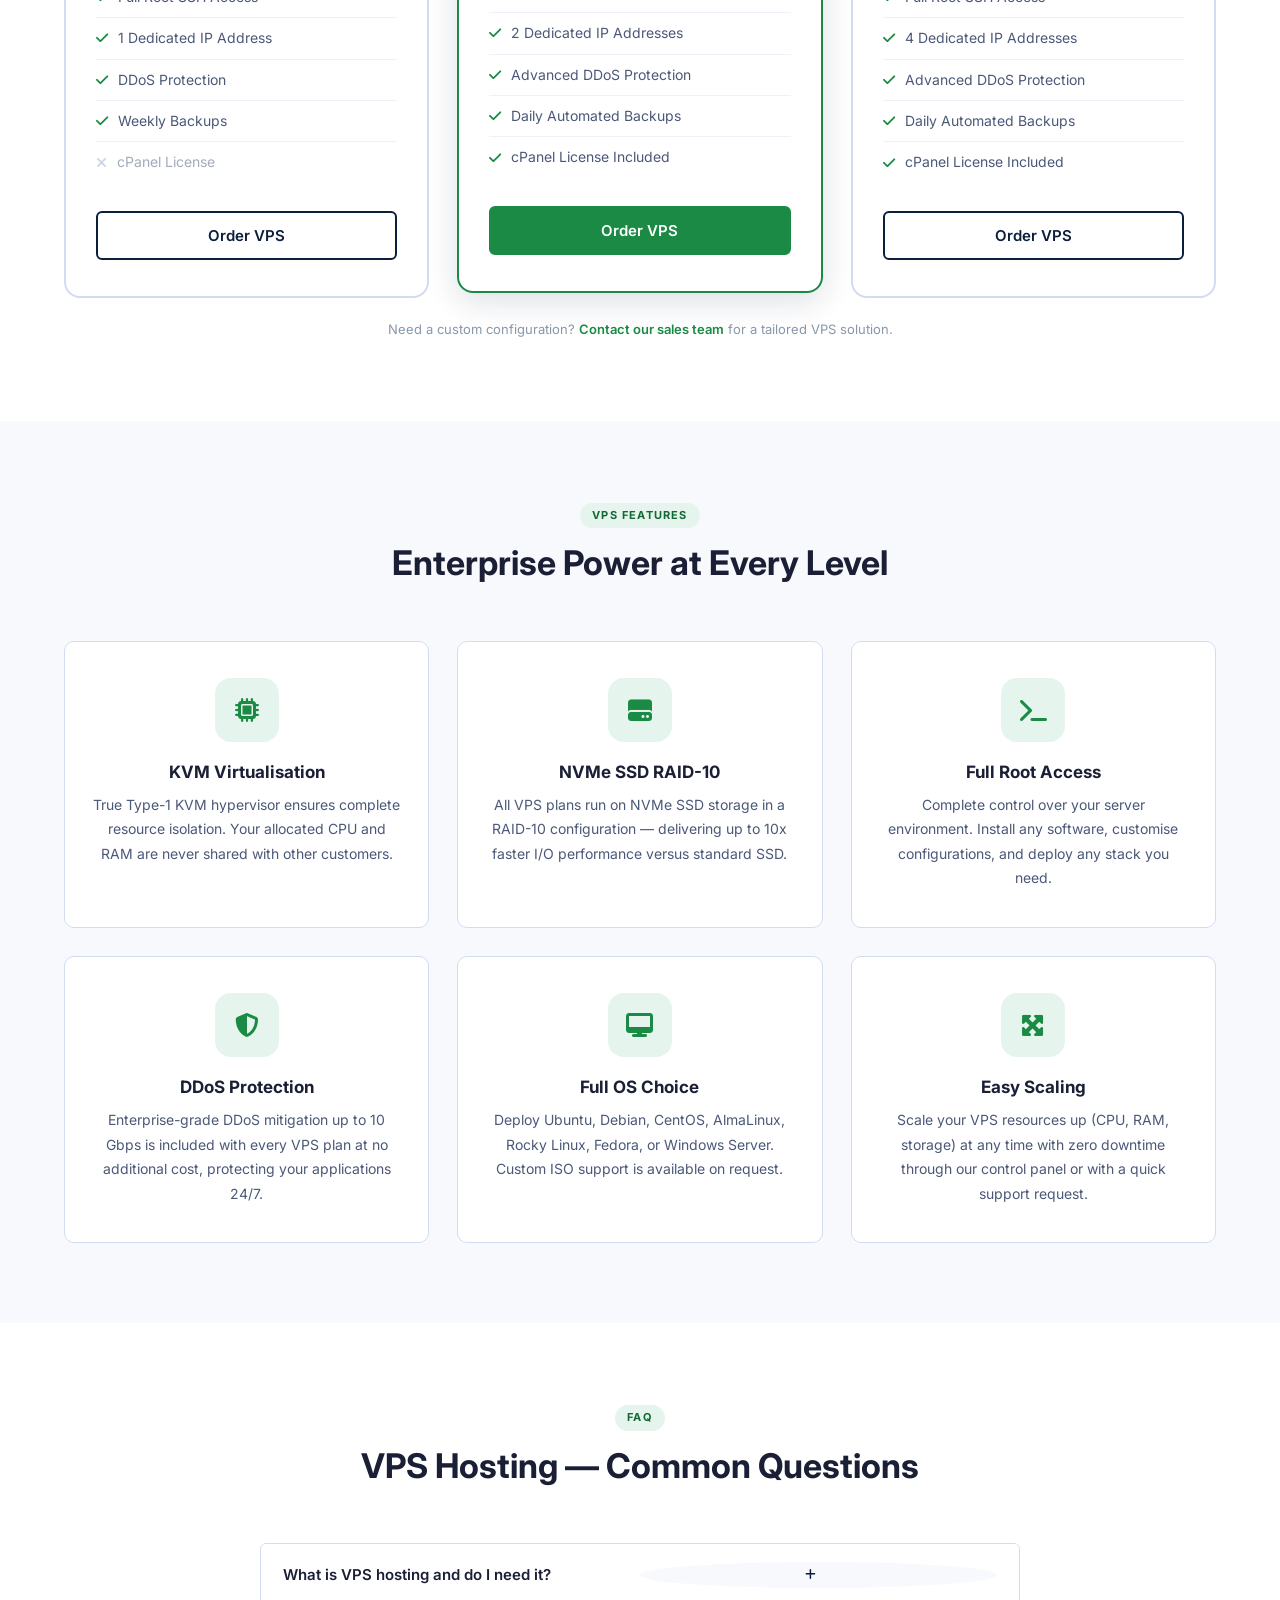
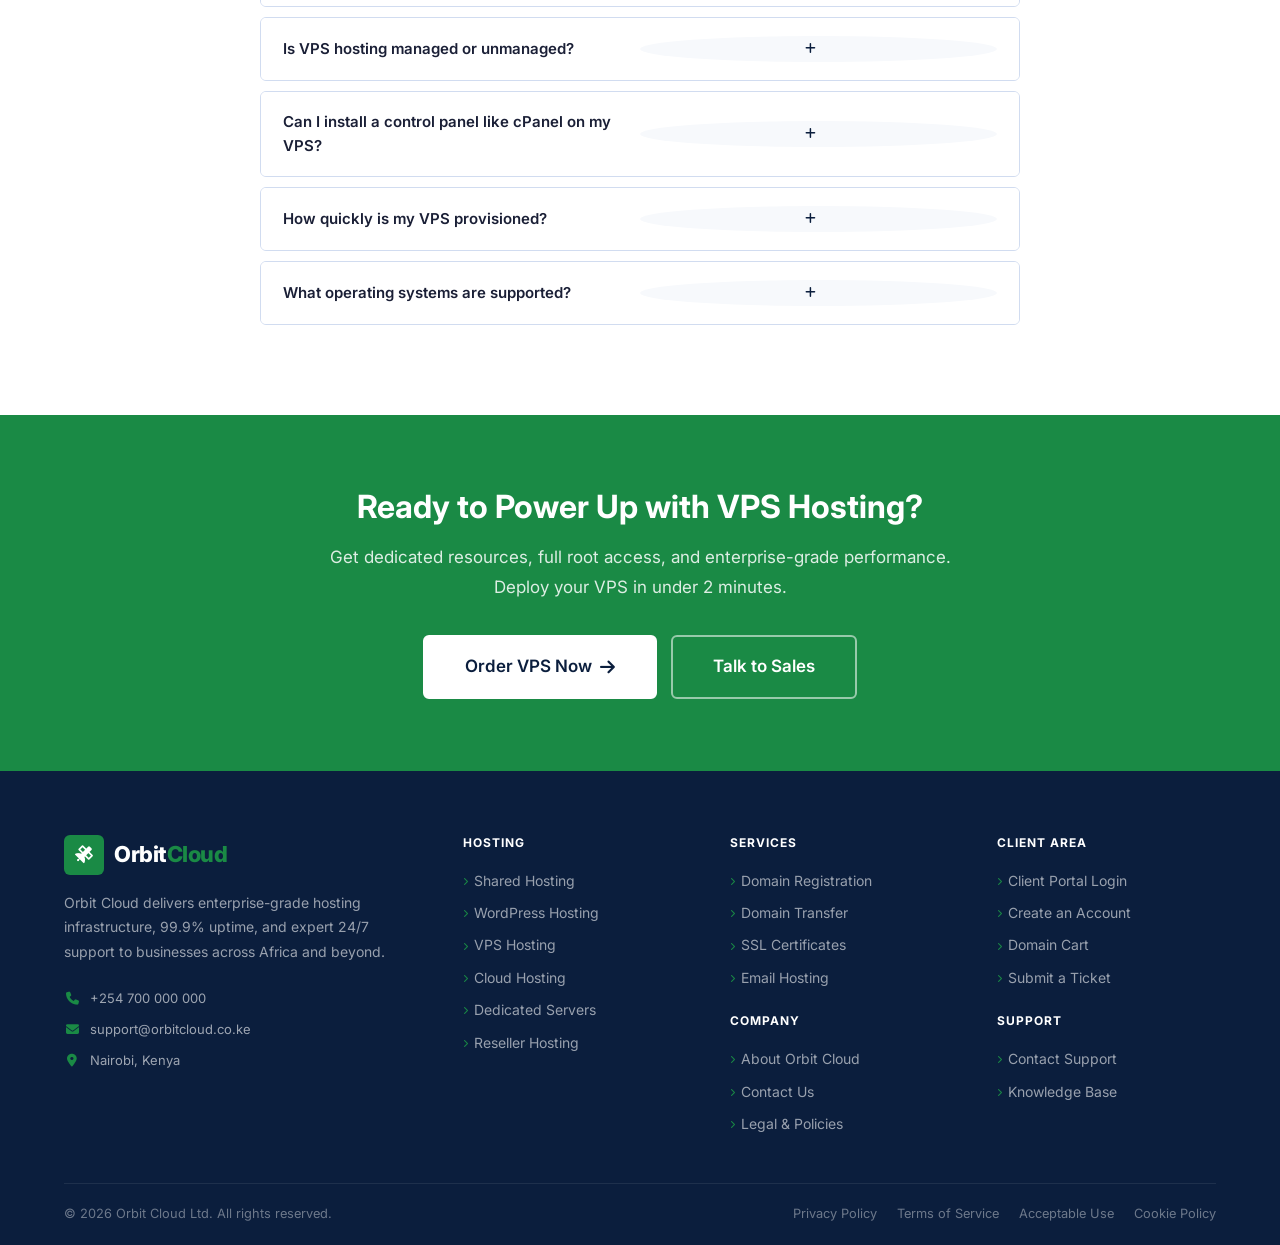
<file: hosting/vps.html>
<!DOCTYPE html>
<html lang="en">
<head>
  <link rel="apple-touch-icon" sizes="180x180" href="../apple-touch-icon.png" />
  <link rel="icon" type="image/png" sizes="32x32" href="../favicon-32x32.png" />
  <link rel="icon" type="image/png" sizes="16x16" href="../favicon-16x16.png" />
  <link rel="manifest" href="../site.webmanifest" />
  <meta charset="UTF-8" />
  <meta name="viewport" content="width=device-width, initial-scale=1.0" />
  <title>VPS Hosting Plans — Orbit Cloud</title>
  <meta name="description" content="High-performance VPS hosting with NVMe SSD storage, full root access, and managed options. Plans starting at $15.99/month." />
  <link rel="preconnect" href="https://fonts.googleapis.com" />
  <link rel="preconnect" href="https://fonts.gstatic.com" crossorigin />
  <link rel="preload" href="https://fonts.googleapis.com/css2?family=Inter:wght@400;500;600;700;800;900&display=swap" as="style" onload="this.onload=null;this.rel='stylesheet'" /><noscript><link href="https://fonts.googleapis.com/css2?family=Inter:wght@400;500;600;700;800;900&display=swap" rel="stylesheet" /></noscript>
  <link rel="preload" href="https://cdnjs.cloudflare.com/ajax/libs/font-awesome/6.5.0/css/all.min.css" as="style" onload="this.onload=null;this.rel='stylesheet'" /><noscript><link rel="stylesheet" href="https://cdnjs.cloudflare.com/ajax/libs/font-awesome/6.5.0/css/all.min.css" /></noscript>
  <link rel="stylesheet" href="../css/style.min.css" />
  <link rel="dns-prefetch" href="//cdnjs.cloudflare.com" />
  <meta name="robots" content="index, follow" />
  <meta name="author" content="Orbit Cloud" />
  <meta name="keywords" content="VPS hosting, virtual private server, KVM VPS, managed VPS, unmanaged VPS, SSD VPS hosting" />
  <link rel="canonical" href="https://orbitcloud.co.ke/hosting/vps.html" />
  <meta property="og:type" content="website" />
  <meta property="og:site_name" content="Orbit Cloud" />
  <meta property="og:title" content="VPS Hosting Plans — Orbit Cloud" />
  <meta property="og:description" content="High-performance KVM VPS hosting from $15.99/month. NVMe SSD, full root access, managed options, 99.99% uptime SLA." />
  <meta property="og:url" content="https://orbitcloud.co.ke/hosting/vps.html" />
  <meta property="og:image" content="https://orbitcloud.co.ke/images/og-image.png" />
  <meta name="twitter:card" content="summary_large_image" />
  <meta name="twitter:site" content="@orbitcloud" />
  <meta name="twitter:title" content="VPS Hosting from $15.99/mo — Orbit Cloud" />
  <meta name="twitter:description" content="KVM-powered VPS with NVMe SSD, full root access, and 24/7 expert support. 30-day money-back guarantee." />
  <meta name="twitter:image" content="https://orbitcloud.co.ke/images/og-image.png" />
  <script type="application/ld+json">
  {
    "@context": "https://schema.org",
    "@type": "BreadcrumbList",
    "itemListElement": [
      {"@type": "ListItem", "position": 1, "name": "Home", "item": "https://orbitcloud.co.ke/"},
      {"@type": "ListItem", "position": 2, "name": "Hosting"},
      {"@type": "ListItem", "position": 3, "name": "VPS Hosting"}
    ]
  }
  </script>
  <script type="application/ld+json">
  {
    "@context": "https://schema.org",
    "@type": "Product",
    "name": "Orbit Cloud VPS Hosting",
    "description": "KVM-based virtual private servers with NVMe SSD, full root access, and scalable resources.",
    "brand": {"@type": "Brand", "name": "Orbit Cloud"},
    "offers": [
      {"@type": "Offer", "name": "VPS Starter", "price": "15.99", "priceCurrency": "USD", "priceValidUntil": "2026-12-31", "availability": "https://schema.org/InStock", "url": "https://orbitcloud.co.ke/hosting/vps.html"},
      {"@type": "Offer", "name": "VPS Business", "price": "29.99", "priceCurrency": "USD", "priceValidUntil": "2026-12-31", "availability": "https://schema.org/InStock", "url": "https://orbitcloud.co.ke/hosting/vps.html"},
      {"@type": "Offer", "name": "VPS Pro", "price": "59.99", "priceCurrency": "USD", "priceValidUntil": "2026-12-31", "availability": "https://schema.org/InStock", "url": "https://orbitcloud.co.ke/hosting/vps.html"}
    ]
  }
  </script>
  <script type="application/ld+json">
  {
    "@context": "https://schema.org",
    "@type": "FAQPage",
    "mainEntity": [
      {"@type": "Question", "name": "What is VPS hosting and do I need it?", "acceptedAnswer": {"@type": "Answer", "text": "VPS (Virtual Private Server) hosting gives you a dedicated portion of a physical server with guaranteed CPU, RAM, and storage. You need VPS hosting if your website has outgrown shared hosting, you need root access, you run custom applications, or you need consistent performance without resource contention from other users."}},
      {"@type": "Question", "name": "Is VPS hosting managed or unmanaged?", "acceptedAnswer": {"@type": "Answer", "text": "We offer both unmanaged and fully managed VPS options. Unmanaged VPS gives you full control and root access. Managed VPS includes OS updates, security patching, performance optimisation, and 24/7 monitoring by our team."}},
      {"@type": "Question", "name": "Can I install a control panel like cPanel on my VPS?", "acceptedAnswer": {"@type": "Answer", "text": "Yes. You can install cPanel/WHM, Plesk, DirectAdmin, or any other control panel on your VPS. Our Business and Pro plans include a cPanel license at no extra charge. Free panels like CyberPanel or HestiaCP are also available."}},
      {"@type": "Question", "name": "How quickly is my VPS provisioned?", "acceptedAnswer": {"@type": "Answer", "text": "VPS servers are provisioned automatically within 60–90 seconds of payment confirmation. You will receive your server credentials via email immediately after provisioning. Our automated setup system operates 24/7."}},
      {"@type": "Question", "name": "What operating systems are supported?", "acceptedAnswer": {"@type": "Answer", "text": "We support Ubuntu (20.04, 22.04, 24.04), Debian (11, 12), CentOS 7, AlmaLinux 8/9, Rocky Linux 8/9, Fedora, and Windows Server 2019/2022. Custom ISO uploads are available on request."}}
    ]
  }
  </script>
</head>
<body>

<div class="announcement-bar">
  <div class="container"><div class="announcement-content"><i class="fas fa-tag"></i><span>Special Offer: Get <strong>30% OFF</strong> all hosting plans — Use code <strong>ORBIT30</strong></span><a href="#plans">Claim Offer &rarr;</a></div></div>
  <button type="button" class="announcement-close" aria-label="Close announcement"><i class="fas fa-times"></i></button>
</div>

<header class="site-header">
  <div class="container">
    <div class="header-inner">
      <!-- Logo -->
      <a href="../index.html" class="logo">
        <div class="logo-icon"><i class="fas fa-satellite"></i></div>
        <span class="logo-text">Orbit<span>Cloud</span></span>
      </a>

      <!-- Desktop Nav -->
      <nav class="main-nav" aria-label="Main navigation">
        <ul class="nav-list">
          <!-- Hosting -->
          <li class="nav-item">
            <a href="../hosting/shared.html" class="nav-link">Hosting <i class="fas fa-chevron-down chevron"></i></a>
            <div class="mega-menu">
              <div>
                <div class="mega-col-title">Web Hosting</div>
                <a href="../hosting/shared.html" class="mega-link">
                  <span class="mega-link-icon"><i class="fas fa-server"></i></span>
                  <span class="mega-link-text"><strong>Shared Hosting</strong><span>Perfect for beginners &amp; blogs</span></span>
                </a>
                <a href="../hosting/wordpress.html" class="mega-link">
                  <span class="mega-link-icon"><i class="fab fa-wordpress"></i></span>
                  <span class="mega-link-text"><strong>WordPress Hosting</strong><span>Optimised for WordPress sites</span></span>
                </a>
                <a href="../hosting/reseller.html" class="mega-link">
                  <span class="mega-link-icon"><i class="fas fa-users-cog"></i></span>
                  <span class="mega-link-text"><strong>Reseller Hosting</strong><span>Start your hosting business</span></span>
                </a>
              </div>
              <div>
                <div class="mega-col-title">Advanced Hosting</div>
                <a href="../hosting/vps.html" class="mega-link">
                  <span class="mega-link-icon"><i class="fas fa-microchip"></i></span>
                  <span class="mega-link-text"><strong>VPS Hosting</strong><span>Root access &amp; dedicated resources</span></span>
                </a>
                <a href="../hosting/dedicated.html" class="mega-link">
                  <span class="mega-link-icon"><i class="fas fa-database"></i></span>
                  <span class="mega-link-text"><strong>Dedicated Servers</strong><span>Full power for large applications</span></span>
                </a>
                <a href="../hosting/cloud.html" class="mega-link">
                  <span class="mega-link-icon"><i class="fas fa-cloud"></i></span>
                  <span class="mega-link-text"><strong>Cloud Hosting</strong><span>Scale on demand, pay as you go</span></span>
                </a>
              </div>
              <div>
                <div class="mega-col-title">Add-On Services</div>
                <a href="../ssl.html" class="mega-link">
                  <span class="mega-link-icon"><i class="fas fa-lock"></i></span>
                  <span class="mega-link-text"><strong>SSL Certificates</strong><span>Secure your site &amp; build trust</span></span>
                </a>
                <a href="../email-hosting.html" class="mega-link">
                  <span class="mega-link-icon"><i class="fas fa-envelope"></i></span>
                  <span class="mega-link-text"><strong>Email Hosting</strong><span>Professional business email</span></span>
                </a>
                <a href="../domains.html" class="mega-link">
                  <span class="mega-link-icon"><i class="fas fa-globe"></i></span>
                  <span class="mega-link-text"><strong>Domain Names</strong><span>Register your perfect domain</span></span>
                </a>
              </div>
            </div>
          </li>
          <!-- Domains -->
          <li class="nav-item">
            <a href="../domains.html" class="nav-link">Domains <i class="fas fa-chevron-down chevron"></i></a>
            <div class="dropdown">
              <a href="../domains.html"><i class="fas fa-search"></i> Register Domain</a>
              <a href="../domains.html#transfer"><i class="fas fa-exchange-alt"></i> Transfer Domain</a>
              <a href="../portal/cart.php"><i class="fas fa-cart-shopping"></i> Domain Cart</a>
            </div>
          </li>
          <!-- Services -->
          <li class="nav-item">
            <a href="../ssl.html" class="nav-link">Services <i class="fas fa-chevron-down chevron"></i></a>
            <div class="dropdown">
              <a href="../ssl.html"><i class="fas fa-lock"></i> SSL Certificates</a>
              <a href="../email-hosting.html"><i class="fas fa-envelope"></i> Email Hosting</a>
              <a href="../domains.html"><i class="fas fa-globe"></i> Domain Names</a>
            </div>
          </li>
          <!-- Company -->
          <li class="nav-item">
            <a href="../about.html" class="nav-link">Company <i class="fas fa-chevron-down chevron"></i></a>
            <div class="dropdown">
              <a href="../about.html"><i class="fas fa-building"></i> About Orbit Cloud</a>
              <a href="../about.html#team"><i class="fas fa-users"></i> Our Team</a>
              <a href="../legal.html"><i class="fas fa-file-shield"></i> Legal &amp; Policies</a>
            </div>
          </li>
          <!-- Support -->
          <li class="nav-item">
            <a href="../contact.html" class="nav-link">Support <i class="fas fa-chevron-down chevron"></i></a>
            <div class="dropdown">
              <a href="../kb/index.php"><i class="fas fa-book"></i> Knowledge Base</a>
              <a href="../contact.html"><i class="fas fa-headset"></i> Contact Support</a>
              <a href="../portal/tickets/add.php"><i class="fas fa-ticket-alt"></i> Submit a Ticket</a>
              <a href="../portal/login.php"><i class="fas fa-right-to-bracket"></i> Client Portal</a>
            </div>
          </li>
        </ul>
      </nav>

      <!-- Header CTA -->
      <div class="header-right">
        <div class="currency-toggle" role="group" aria-label="Currency"><button type="button" data-cur="USD">USD</button><button type="button" data-cur="KES">KSh</button></div>
        <a href="../portal/cart.php" class="header-cart" aria-label="Cart" title="Domain cart"><i class="fas fa-cart-shopping"></i></a>
        <a href="../portal/login.php" class="btn btn-outline-white btn-sm">Log In</a>
        <a href="../portal/register.php" class="btn btn-green btn-sm">Get Started</a>
      </div>

      <!-- Mobile Toggle -->
      <button type="button" class="nav-toggle" aria-label="Toggle navigation" aria-expanded="false">
        <span></span><span></span><span></span>
      </button>
    </div>
  </div>
</header>

<!-- Mobile Nav -->
<nav class="mobile-nav" aria-label="Mobile navigation">
  <ul class="mobile-nav-list">
    <li class="mobile-nav-item">
      <div class="mobile-nav-link" data-sub>Hosting <i class="fas fa-chevron-down chevron"></i></div>
      <div class="mobile-sub">
        <a href="../hosting/shared.html"><i class="fas fa-server"></i> Shared Hosting</a>
        <a href="../hosting/vps.html"><i class="fas fa-microchip"></i> VPS Hosting</a>
        <a href="../hosting/dedicated.html"><i class="fas fa-database"></i> Dedicated Servers</a>
        <a href="../hosting/cloud.html"><i class="fas fa-cloud"></i> Cloud Hosting</a>
        <a href="../hosting/wordpress.html"><i class="fab fa-wordpress"></i> WordPress Hosting</a>
        <a href="../hosting/reseller.html"><i class="fas fa-users-cog"></i> Reseller Hosting</a>
      </div>
    </li>
    <li class="mobile-nav-item">
      <a href="../domains.html" class="mobile-nav-link">Domains</a>
    </li>
    <li class="mobile-nav-item">
      <div class="mobile-nav-link" data-sub>Services <i class="fas fa-chevron-down chevron"></i></div>
      <div class="mobile-sub">
        <a href="../ssl.html"><i class="fas fa-lock"></i> SSL Certificates</a>
        <a href="../email-hosting.html"><i class="fas fa-envelope"></i> Email Hosting</a>
        <a href="../domains.html"><i class="fas fa-globe"></i> Domain Names</a>
      </div>
    </li>
    <li class="mobile-nav-item">
      <a href="../about.html" class="mobile-nav-link">Company</a>
    </li>
    <li class="mobile-nav-item">
      <a href="../contact.html" class="mobile-nav-link">Support</a>
    </li>
  </ul>
  <div class="mobile-nav-btns">
    <div class="currency-toggle-mobile" role="group" aria-label="Currency"><button type="button" data-cur="USD">USD</button><button type="button" data-cur="KES">KSh</button></div>
    <a href="../portal/login.php" class="btn btn-outline-white">Log In</a>
    <a href="../portal/register.php" class="btn btn-green">Get Started</a>
  </div>
</nav>

<div class="breadcrumb">
  <div class="container">
    <ol><li><a href="../index.html">Home</a></li><li><i class="fas fa-chevron-right"></i></li><li><a href="shared.html">Hosting</a></li><li><i class="fas fa-chevron-right"></i></li><li>VPS Hosting</li></ol>
  </div>
</div>

<section class="page-hero">
  <div class="container">
    <div class="page-hero-inner">
      <div>
        <span class="section-tag tag-white">Virtual Private Servers</span>
        <h1>High-Performance VPS Hosting</h1>
        <p>Get the power and flexibility of dedicated resources at an affordable price. Full root access, NVMe SSD storage, and enterprise DDoS protection included on every plan.</p>
        <div class="page-hero-ctas">
          <a href="#plans" class="btn btn-green btn-lg">View VPS Plans</a>
          <a href="../contact.html" class="btn btn-outline-white">Talk to an Expert</a>
        </div>
      </div>
      <div>
        <div class="hero-spec-panel">
          <div class="spec-panel-title">VPS Infrastructure Specs</div>
          <div class="spec-row"><span class="spec-key">Processor</span><span class="spec-val good">AMD EPYC / Intel Xeon</span></div>
          <div class="spec-row"><span class="spec-key">Storage Type</span><span class="spec-val good">NVMe SSD RAID-10</span></div>
          <div class="spec-row"><span class="spec-key">Network Port</span><span class="spec-val">40 Gbps</span></div>
          <div class="spec-row"><span class="spec-key">DDoS Protection</span><span class="spec-val good">Included (up to 10 Gbps)</span></div>
          <div class="spec-row"><span class="spec-key">Root Access</span><span class="spec-val good">Full SSH Root</span></div>
          <div class="spec-row"><span class="spec-key">Virtualisation</span><span class="spec-val">KVM (Type-1 Hypervisor)</span></div>
          <div class="spec-row"><span class="spec-key">OS Options</span><span class="spec-val">Ubuntu, CentOS, Debian, +</span></div>
          <div class="spec-row"><span class="spec-key">Uptime SLA</span><span class="spec-val good">99.9% Guaranteed</span></div>
        </div>
      </div>
    </div>
  </div>
</section>

<div class="container">
  <div class="trust-badges animate-in">
    <div class="trust-badge"><i class="fas fa-microchip"></i> NVMe SSD Storage</div>
    <div class="trust-badge"><i class="fas fa-terminal"></i> Full Root Access</div>
    <div class="trust-badge"><i class="fas fa-shield-alt"></i> DDoS Protection</div>
    <div class="trust-badge"><i class="fas fa-sync"></i> Instant Setup</div>
    <div class="trust-badge"><i class="fas fa-medal"></i> 30-Day Money-Back</div>
  </div>
</div>

<section class="section" id="plans">
  <div class="container">
    <div class="section-header animate-in">
      <span class="section-tag">VPS Plans &amp; Pricing</span>
      <h2>Choose Your VPS Configuration</h2>
      <p>All VPS plans run on KVM virtualisation with dedicated CPU cores, guaranteed RAM, and NVMe SSD storage. Scale up at any time.</p>
    </div>

    <div class="plan-tabs animate-in">
      <div class="plan-tab active" data-billing="annual">Annual (Save 20%)</div>
      <div class="plan-tab" data-billing="monthly">Monthly</div>
    </div>

    <div class="pricing-grid" data-plans-category="vps" data-plans-cta="../portal/order/index.php?plan={slug}" data-plans-cta-label="Order VPS">
      <div class="pricing-card animate-in">
        <div class="plan-name">VPS Starter</div>
        <div class="plan-price price-annual" data-usd-html='<span class="currency">$</span><span class="amount">15</span><span class="period">.99/mo</span>' data-kes-html='<span class="currency">KSh</span><span class="amount">2,080</span><span class="period">/mo</span>'><span class="currency">$</span><span class="amount">15</span><span class="period">.99/mo</span></div>
        <div class="plan-price price-monthly hidden" data-usd-html='<span class="currency">$</span><span class="amount">19</span><span class="period">.99/mo</span>' data-kes-html='<span class="currency">KSh</span><span class="amount">2,600</span><span class="period">/mo</span>'><span class="currency">$</span><span class="amount">19</span><span class="period">.99/mo</span></div>
        <div class="plan-renew">Billed annually</div>
        <div class="plan-divider"></div>
        <div class="plan-features">
          <div class="plan-feat"><i class="fas fa-check"></i><span class="feat-label"><strong>2 vCPU</strong> Cores (AMD EPYC)</span></div>
          <div class="plan-feat"><i class="fas fa-check"></i><span class="feat-label"><strong>2 GB</strong> Dedicated RAM</span></div>
          <div class="plan-feat"><i class="fas fa-check"></i><span class="feat-label"><strong>50 GB</strong> NVMe SSD Storage</span></div>
          <div class="plan-feat"><i class="fas fa-check"></i><span class="feat-label"><strong>1 TB</strong> Monthly Transfer</span></div>
          <div class="plan-feat"><i class="fas fa-check"></i><span class="feat-label">Full Root SSH Access</span></div>
          <div class="plan-feat"><i class="fas fa-check"></i><span class="feat-label">1 Dedicated IP Address</span></div>
          <div class="plan-feat"><i class="fas fa-check"></i><span class="feat-label">DDoS Protection</span></div>
          <div class="plan-feat"><i class="fas fa-check"></i><span class="feat-label">Weekly Backups</span></div>
          <div class="plan-feat"><i class="fas fa-xmark"></i><span class="feat-label feat-unavailable">cPanel License</span></div>
        </div>
        <a href="../portal/order/index.php?plan=vps-starter" class="btn btn-outline-navy btn-block plan-cta">Order VPS</a>
      </div>

      <div class="pricing-card featured animate-in">
        <div class="plan-name">VPS Business</div>
        <div class="plan-price price-annual" data-usd-html='<span class="currency">$</span><span class="amount">29</span><span class="period">.99/mo</span>' data-kes-html='<span class="currency">KSh</span><span class="amount">3,900</span><span class="period">/mo</span>'><span class="currency">$</span><span class="amount">29</span><span class="period">.99/mo</span></div>
        <div class="plan-price price-monthly hidden" data-usd-html='<span class="currency">$</span><span class="amount">37</span><span class="period">.99/mo</span>' data-kes-html='<span class="currency">KSh</span><span class="amount">4,940</span><span class="period">/mo</span>'><span class="currency">$</span><span class="amount">37</span><span class="period">.99/mo</span></div>
        <div class="plan-renew">Billed annually</div>
        <div class="plan-divider"></div>
        <div class="plan-features">
          <div class="plan-feat"><i class="fas fa-check"></i><span class="feat-label"><strong>4 vCPU</strong> Cores (AMD EPYC)</span></div>
          <div class="plan-feat"><i class="fas fa-check"></i><span class="feat-label"><strong>4 GB</strong> Dedicated RAM</span></div>
          <div class="plan-feat"><i class="fas fa-check"></i><span class="feat-label"><strong>100 GB</strong> NVMe SSD Storage</span></div>
          <div class="plan-feat"><i class="fas fa-check"></i><span class="feat-label"><strong>3 TB</strong> Monthly Transfer</span></div>
          <div class="plan-feat"><i class="fas fa-check"></i><span class="feat-label">Full Root SSH Access</span></div>
          <div class="plan-feat"><i class="fas fa-check"></i><span class="feat-label">2 Dedicated IP Addresses</span></div>
          <div class="plan-feat"><i class="fas fa-check"></i><span class="feat-label">Advanced DDoS Protection</span></div>
          <div class="plan-feat"><i class="fas fa-check"></i><span class="feat-label">Daily Automated Backups</span></div>
          <div class="plan-feat"><i class="fas fa-check"></i><span class="feat-label">cPanel License Included</span></div>
        </div>
        <a href="../portal/order/index.php?plan=vps-business" class="btn btn-green btn-block plan-cta">Order VPS</a>
      </div>

      <div class="pricing-card animate-in">
        <div class="plan-name">VPS Pro</div>
        <div class="plan-price price-annual" data-usd-html='<span class="currency">$</span><span class="amount">59</span><span class="period">.99/mo</span>' data-kes-html='<span class="currency">KSh</span><span class="amount">7,800</span><span class="period">/mo</span>'><span class="currency">$</span><span class="amount">59</span><span class="period">.99/mo</span></div>
        <div class="plan-price price-monthly hidden" data-usd-html='<span class="currency">$</span><span class="amount">74</span><span class="period">.99/mo</span>' data-kes-html='<span class="currency">KSh</span><span class="amount">9,750</span><span class="period">/mo</span>'><span class="currency">$</span><span class="amount">74</span><span class="period">.99/mo</span></div>
        <div class="plan-renew">Billed annually</div>
        <div class="plan-divider"></div>
        <div class="plan-features">
          <div class="plan-feat"><i class="fas fa-check"></i><span class="feat-label"><strong>8 vCPU</strong> Cores (AMD EPYC)</span></div>
          <div class="plan-feat"><i class="fas fa-check"></i><span class="feat-label"><strong>8 GB</strong> Dedicated RAM</span></div>
          <div class="plan-feat"><i class="fas fa-check"></i><span class="feat-label"><strong>200 GB</strong> NVMe SSD Storage</span></div>
          <div class="plan-feat"><i class="fas fa-check"></i><span class="feat-label"><strong>5 TB</strong> Monthly Transfer</span></div>
          <div class="plan-feat"><i class="fas fa-check"></i><span class="feat-label">Full Root SSH Access</span></div>
          <div class="plan-feat"><i class="fas fa-check"></i><span class="feat-label">4 Dedicated IP Addresses</span></div>
          <div class="plan-feat"><i class="fas fa-check"></i><span class="feat-label">Advanced DDoS Protection</span></div>
          <div class="plan-feat"><i class="fas fa-check"></i><span class="feat-label">Daily Automated Backups</span></div>
          <div class="plan-feat"><i class="fas fa-check"></i><span class="feat-label">cPanel License Included</span></div>
        </div>
        <a href="../portal/order/index.php?plan=vps-pro" class="btn btn-outline-navy btn-block plan-cta">Order VPS</a>
      </div>
    </div>
    <p class="pricing-note">Need a custom configuration? <a href="../contact.html">Contact our sales team</a> for a tailored VPS solution.</p>
  </div>
</section>

<!-- VPS Features -->
<section class="section section-alt">
  <div class="container">
    <div class="section-header animate-in"><span class="section-tag">VPS Features</span><h2>Enterprise Power at Every Level</h2></div>
    <div class="features-grid">
      <div class="feature-card animate-in"><div class="feature-icon"><i class="fas fa-microchip"></i></div><h3>KVM Virtualisation</h3><p>True Type-1 KVM hypervisor ensures complete resource isolation. Your allocated CPU and RAM are never shared with other customers.</p></div>
      <div class="feature-card animate-in"><div class="feature-icon"><i class="fas fa-hdd"></i></div><h3>NVMe SSD RAID-10</h3><p>All VPS plans run on NVMe SSD storage in a RAID-10 configuration — delivering up to 10x faster I/O performance versus standard SSD.</p></div>
      <div class="feature-card animate-in"><div class="feature-icon"><i class="fas fa-terminal"></i></div><h3>Full Root Access</h3><p>Complete control over your server environment. Install any software, customise configurations, and deploy any stack you need.</p></div>
      <div class="feature-card animate-in"><div class="feature-icon"><i class="fas fa-shield-alt"></i></div><h3>DDoS Protection</h3><p>Enterprise-grade DDoS mitigation up to 10 Gbps is included with every VPS plan at no additional cost, protecting your applications 24/7.</p></div>
      <div class="feature-card animate-in"><div class="feature-icon"><i class="fas fa-desktop"></i></div><h3>Full OS Choice</h3><p>Deploy Ubuntu, Debian, CentOS, AlmaLinux, Rocky Linux, Fedora, or Windows Server. Custom ISO support is available on request.</p></div>
      <div class="feature-card animate-in"><div class="feature-icon"><i class="fas fa-expand-arrows-alt"></i></div><h3>Easy Scaling</h3><p>Scale your VPS resources up (CPU, RAM, storage) at any time with zero downtime through our control panel or with a quick support request.</p></div>
    </div>
  </div>
</section>

<!-- FAQ -->
<section class="section">
  <div class="container">
    <div class="section-header animate-in"><span class="section-tag">FAQ</span><h2>VPS Hosting — Common Questions</h2></div>
    <div class="faq-wrap">
      <div class="faq-item animate-in"><div class="faq-q"><span>What is VPS hosting and do I need it?</span><span class="faq-toggle"><i class="fas fa-plus"></i></span></div><div class="faq-a"><div class="faq-a-inner">VPS (Virtual Private Server) hosting gives you a dedicated portion of a physical server with guaranteed CPU, RAM, and storage. You need VPS hosting if your website has outgrown shared hosting, you need root access, you run custom applications, or you need consistent performance without resource contention from other users.</div></div></div>
      <div class="faq-item animate-in"><div class="faq-q"><span>Is VPS hosting managed or unmanaged?</span><span class="faq-toggle"><i class="fas fa-plus"></i></span></div><div class="faq-a"><div class="faq-a-inner">We offer both unmanaged and fully managed VPS options. Unmanaged VPS gives you full control and root access to manage your server yourself. Managed VPS includes OS updates, security patching, performance optimisation, and 24/7 monitoring by our team. Ask our sales team about adding managed services to your VPS plan.</div></div></div>
      <div class="faq-item animate-in"><div class="faq-q"><span>Can I install a control panel like cPanel on my VPS?</span><span class="faq-toggle"><i class="fas fa-plus"></i></span></div><div class="faq-a"><div class="faq-a-inner">Yes. You can install cPanel/WHM, Plesk, DirectAdmin, or any other control panel on your VPS. Our Business and Pro plans include a cPanel license at no extra charge. Alternatively, free panels like CyberPanel or HestiaCP are available for self-installation.</div></div></div>
      <div class="faq-item animate-in"><div class="faq-q"><span>How quickly is my VPS provisioned?</span><span class="faq-toggle"><i class="fas fa-plus"></i></span></div><div class="faq-a"><div class="faq-a-inner">VPS servers are provisioned automatically within 60–90 seconds of payment confirmation. You will receive your server credentials and login details via email immediately after provisioning. Our automated setup system operates 24/7, including weekends and public holidays.</div></div></div>
      <div class="faq-item animate-in"><div class="faq-q"><span>What operating systems are supported?</span><span class="faq-toggle"><i class="fas fa-plus"></i></span></div><div class="faq-a"><div class="faq-a-inner">We support Ubuntu (20.04, 22.04, 24.04), Debian (11, 12), CentOS 7, AlmaLinux 8/9, Rocky Linux 8/9, Fedora, and Windows Server 2019/2022. Custom ISO uploads are available on request for advanced users.</div></div></div>
    </div>
  </div>
</section>

<section class="cta-banner">
  <div class="container"><div class="cta-inner animate-in">
    <h2>Ready to Power Up with VPS Hosting?</h2>
    <p>Get dedicated resources, full root access, and enterprise-grade performance. Deploy your VPS in under 2 minutes.</p>
    <div class="cta-btns">
      <a href="#plans" class="btn btn-white btn-xl">Order VPS Now <i class="fas fa-arrow-right"></i></a>
      <a href="../contact.html" class="btn btn-outline-white btn-xl">Talk to Sales</a>
    </div>
  </div></div>
</section>

<footer class="site-footer">
  <div class="container">
    <div class="footer-top">
      <div class="footer-brand">
        <a href="../index.html" class="logo">
          <div class="logo-icon"><i class="fas fa-satellite"></i></div>
          <span class="logo-text">Orbit<span>Cloud</span></span>
        </a>
        <p>Orbit Cloud delivers enterprise-grade hosting infrastructure, 99.9% uptime, and expert 24/7 support to businesses across Africa and beyond.</p>
        <div class="footer-contacts">
          <div class="footer-contact"><i class="fas fa-phone"></i> +254 700 000 000</div>
          <div class="footer-contact"><i class="fas fa-envelope"></i> support@orbitcloud.co.ke</div>
          <div class="footer-contact"><i class="fas fa-map-marker-alt"></i> Nairobi, Kenya</div>
        </div>
      </div>
      <div class="footer-col">
        <h4>Hosting</h4>
        <div class="footer-links">
          <a href="../hosting/shared.html"><i class="fas fa-chevron-right"></i> Shared Hosting</a>
          <a href="../hosting/wordpress.html"><i class="fas fa-chevron-right"></i> WordPress Hosting</a>
          <a href="../hosting/vps.html"><i class="fas fa-chevron-right"></i> VPS Hosting</a>
          <a href="../hosting/cloud.html"><i class="fas fa-chevron-right"></i> Cloud Hosting</a>
          <a href="../hosting/dedicated.html"><i class="fas fa-chevron-right"></i> Dedicated Servers</a>
          <a href="../hosting/reseller.html"><i class="fas fa-chevron-right"></i> Reseller Hosting</a>
        </div>
      </div>
      <div class="footer-col">
        <h4>Services</h4>
        <div class="footer-links">
          <a href="../domains.html"><i class="fas fa-chevron-right"></i> Domain Registration</a>
          <a href="../domains.html#transfer"><i class="fas fa-chevron-right"></i> Domain Transfer</a>
          <a href="../ssl.html"><i class="fas fa-chevron-right"></i> SSL Certificates</a>
          <a href="../email-hosting.html"><i class="fas fa-chevron-right"></i> Email Hosting</a>
        </div>
        <h4 class="mt-24">Company</h4>
        <div class="footer-links">
          <a href="../about.html"><i class="fas fa-chevron-right"></i> About Orbit Cloud</a>
          <a href="../contact.html"><i class="fas fa-chevron-right"></i> Contact Us</a>
          <a href="../legal.html"><i class="fas fa-chevron-right"></i> Legal &amp; Policies</a>
        </div>
      </div>
      <div class="footer-col">
        <h4>Client Area</h4>
        <div class="footer-links">
          <a href="../portal/login.php"><i class="fas fa-chevron-right"></i> Client Portal Login</a>
          <a href="../portal/register.php"><i class="fas fa-chevron-right"></i> Create an Account</a>
          <a href="../portal/cart.php"><i class="fas fa-chevron-right"></i> Domain Cart</a>
          <a href="../portal/tickets/add.php"><i class="fas fa-chevron-right"></i> Submit a Ticket</a>
        </div>
        <h4 class="mt-24">Support</h4>
        <div class="footer-links">
          <a href="../contact.html"><i class="fas fa-chevron-right"></i> Contact Support</a>
          <a href="../kb/index.php"><i class="fas fa-chevron-right"></i> Knowledge Base</a>
        </div>
      </div>
    </div>
    <div class="footer-bottom">
      <span>&copy; 2026 Orbit Cloud Ltd. All rights reserved.</span>
      <div class="footer-bottom-links">
        <a href="../legal.html#privacy">Privacy Policy</a>
        <a href="../legal.html#terms">Terms of Service</a>
        <a href="../legal.html#aup">Acceptable Use</a>
        <a href="../legal.html#cookies">Cookie Policy</a>
      </div>
    </div>
  </div>
</footer>

<div class="sticky-offer"><div class="container"><div class="sticky-offer-inner">
  <div class="sticky-offer-text">VPS Hosting from <span>$15.99/mo</span> — Use ORBIT30</div>
  <div class="sticky-offer-right"><a href="#plans" class="btn btn-green btn-sm">Order Now</a><button type="button" class="sticky-close" aria-label="Close offer bar"><i class="fas fa-times"></i></button></div>
</div></div></div>

<script src="../js/site-settings.js?v=3" defer></script><script src="../js/whmcs.js?v=6" defer></script><script src="../js/currency.js?v=1" defer></script><script src="../js/main.min.js?v=8" defer></script>
</body>
</html>
</file>
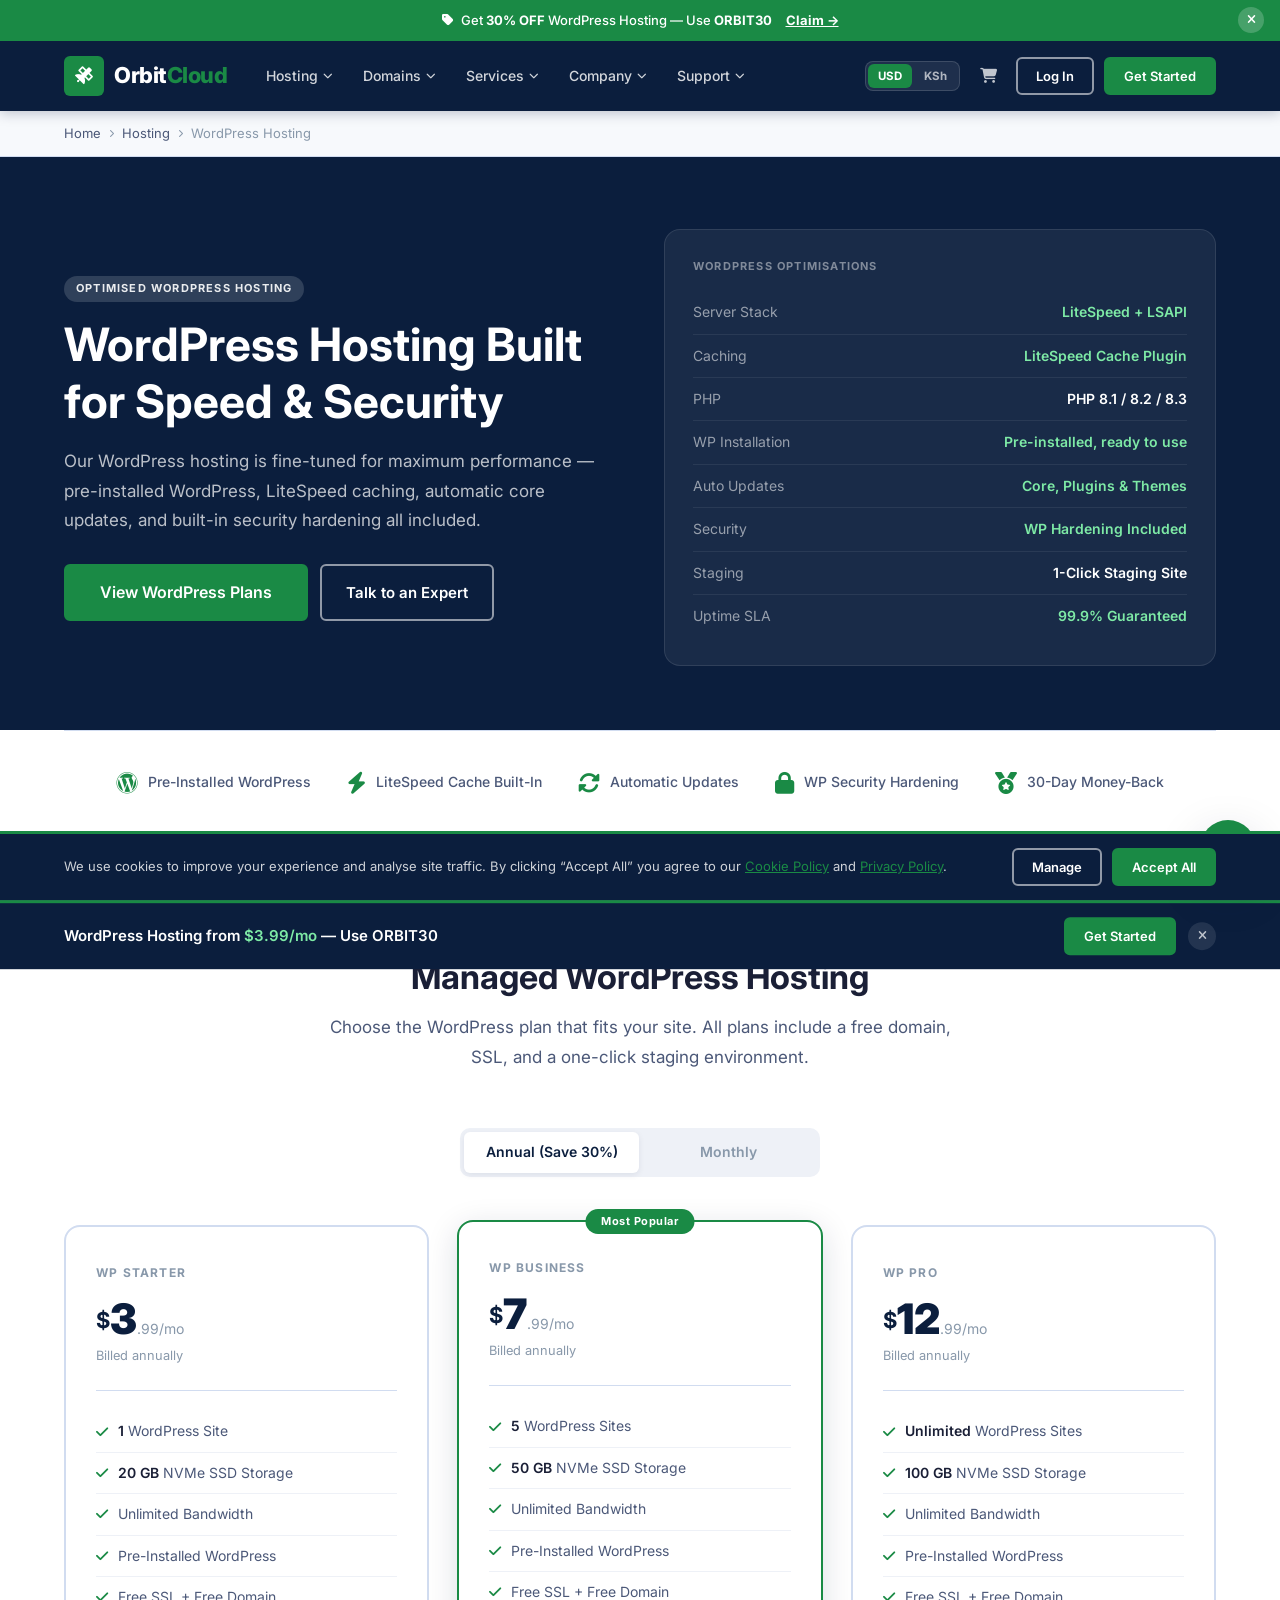
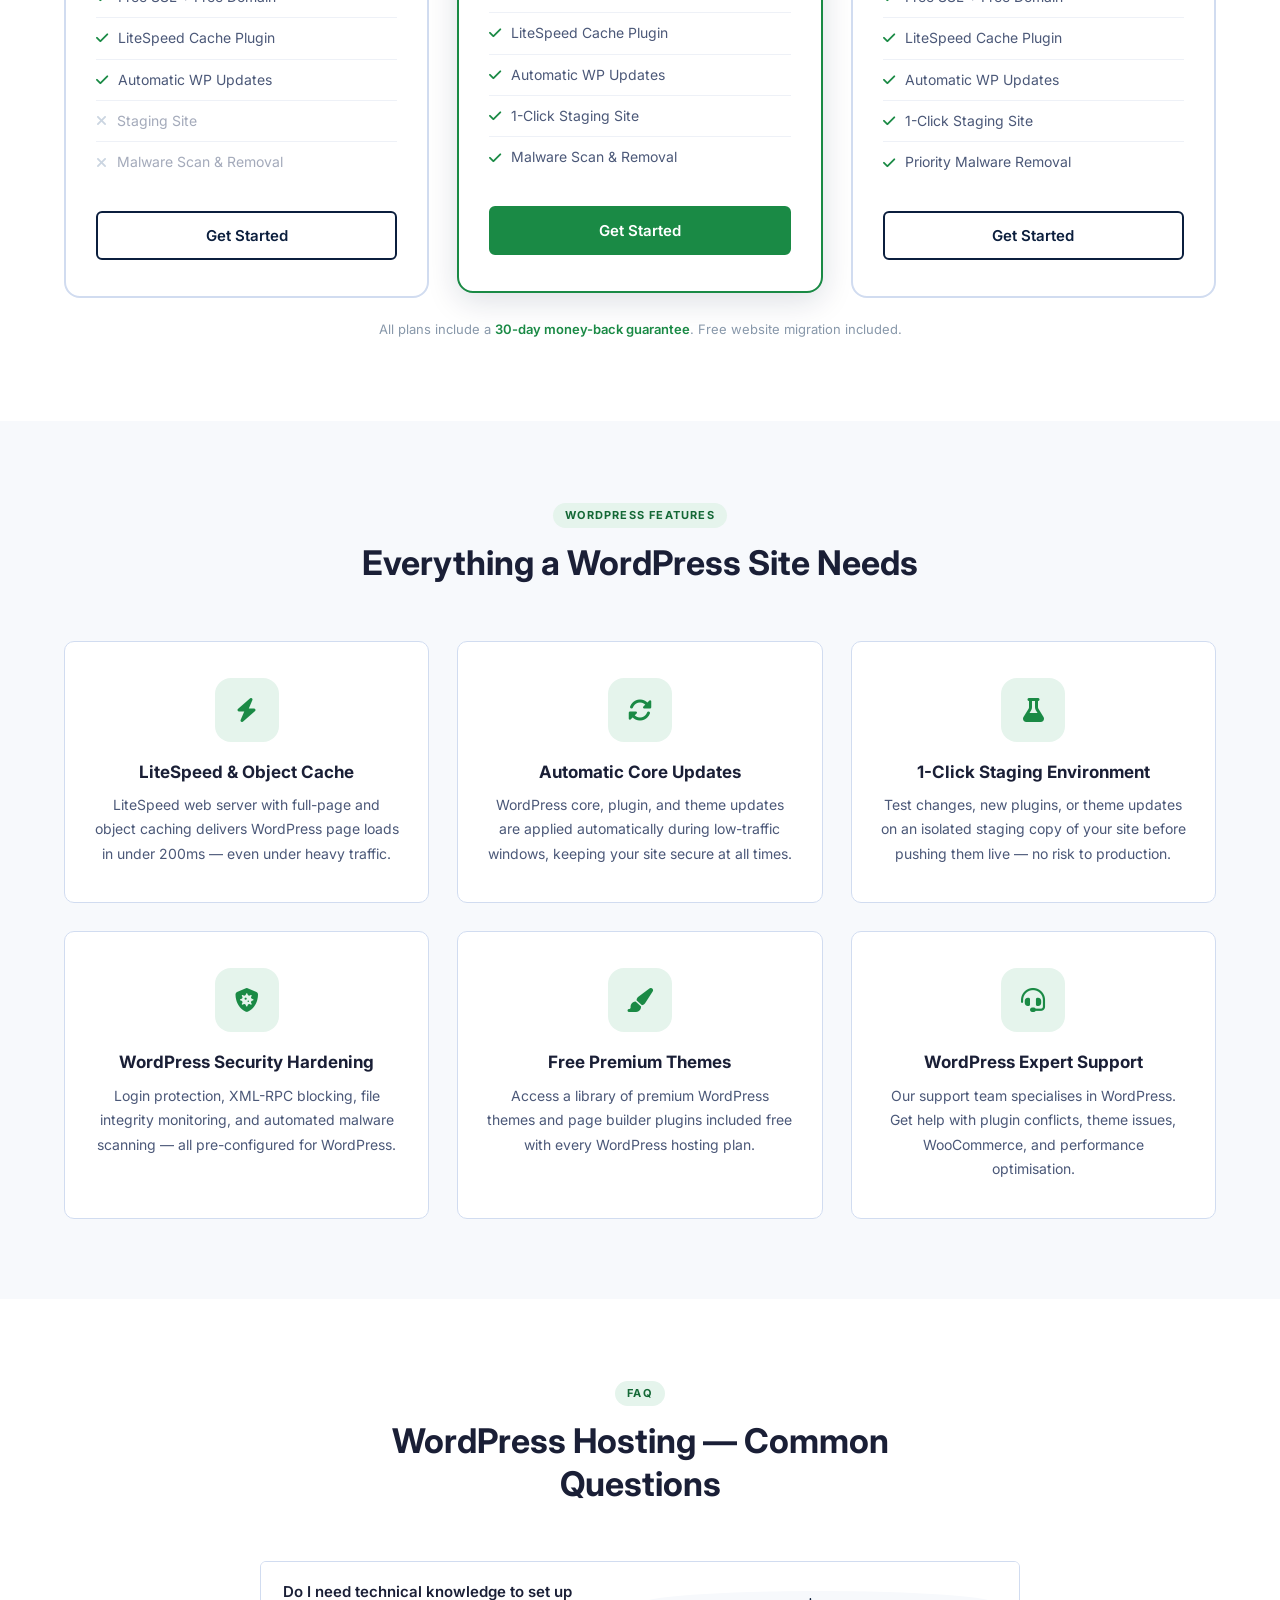
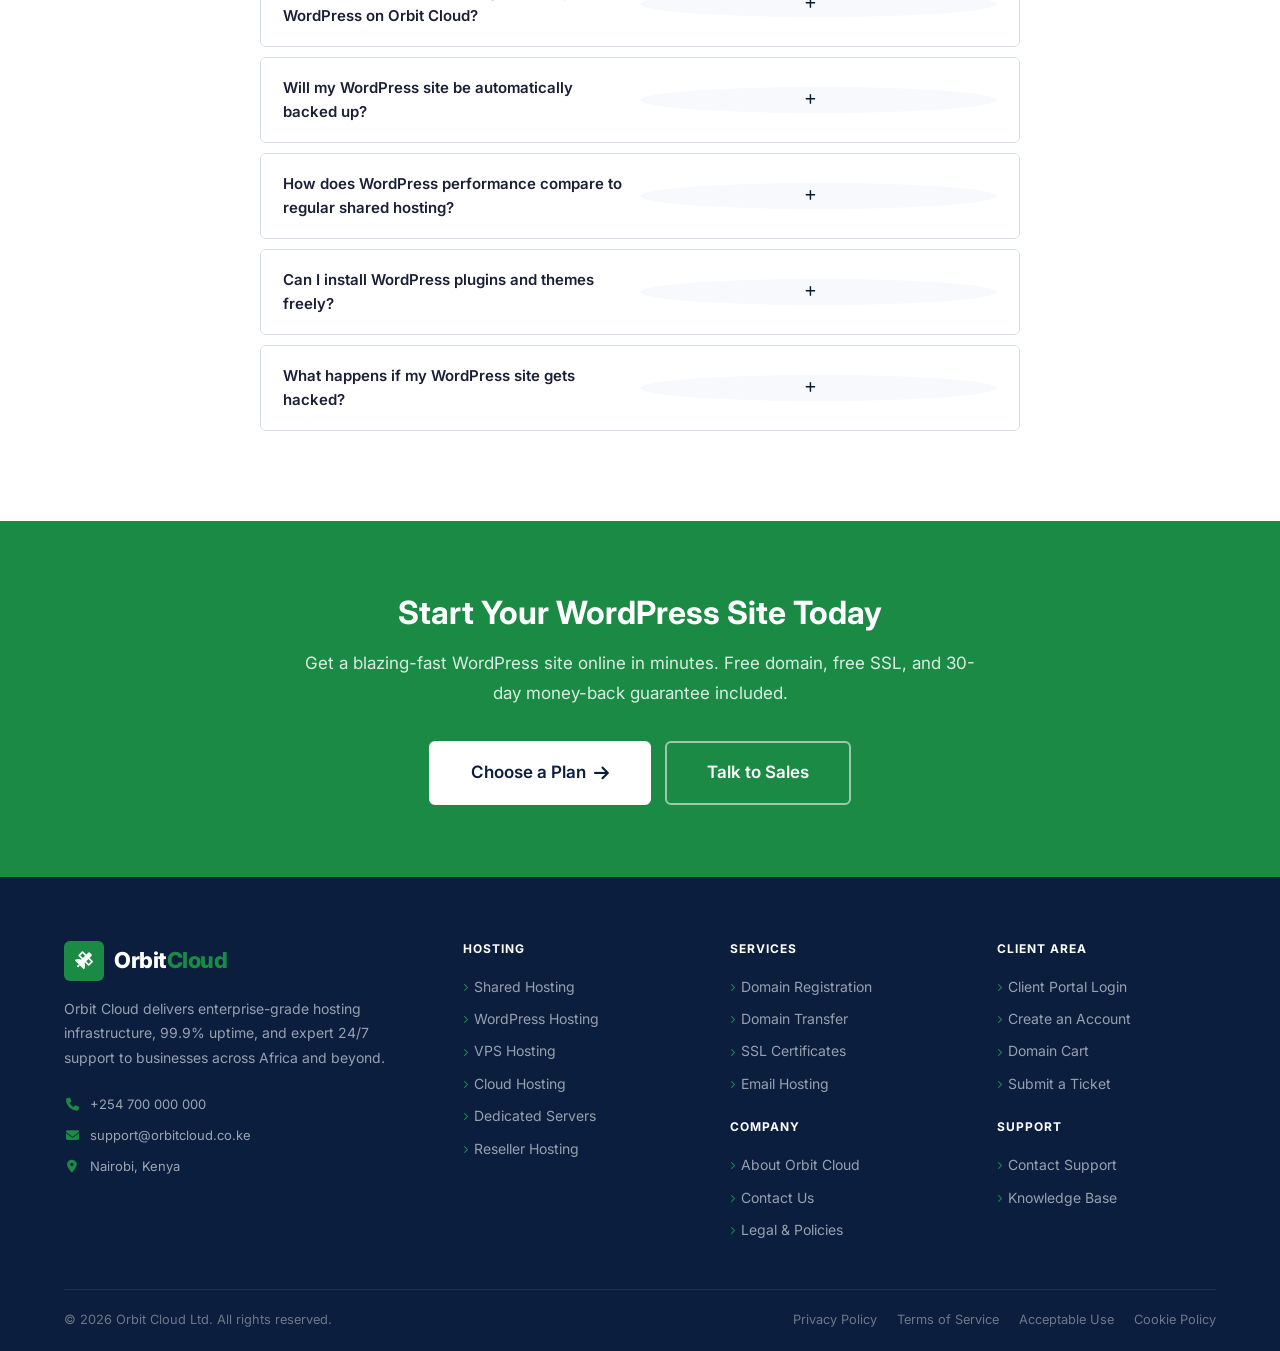
<file: hosting/wordpress.html>
<!DOCTYPE html>
<html lang="en">
<head>
  <link rel="apple-touch-icon" sizes="180x180" href="../apple-touch-icon.png" />
  <link rel="icon" type="image/png" sizes="32x32" href="../favicon-32x32.png" />
  <link rel="icon" type="image/png" sizes="16x16" href="../favicon-16x16.png" />
  <link rel="manifest" href="../site.webmanifest" />
  <meta charset="UTF-8" /><meta name="viewport" content="width=device-width, initial-scale=1.0" />
  <title>WordPress Hosting — Orbit Cloud</title>
  <meta name="description" content="Managed WordPress hosting with pre-installed WordPress, automatic updates, built-in caching, and security hardening. From $3.99/month." />
  <link rel="preconnect" href="https://fonts.googleapis.com" /><link rel="preconnect" href="https://fonts.gstatic.com" crossorigin />
  <link rel="preload" href="https://fonts.googleapis.com/css2?family=Inter:wght@400;500;600;700;800;900&display=swap" as="style" onload="this.onload=null;this.rel='stylesheet'" /><noscript><link href="https://fonts.googleapis.com/css2?family=Inter:wght@400;500;600;700;800;900&display=swap" rel="stylesheet" /></noscript>
  <link rel="preload" href="https://cdnjs.cloudflare.com/ajax/libs/font-awesome/6.5.0/css/all.min.css" as="style" onload="this.onload=null;this.rel='stylesheet'" /><noscript><link rel="stylesheet" href="https://cdnjs.cloudflare.com/ajax/libs/font-awesome/6.5.0/css/all.min.css" /></noscript>
  <link rel="stylesheet" href="../css/style.min.css" />
  <link rel="dns-prefetch" href="//cdnjs.cloudflare.com" />
  <meta name="robots" content="index, follow" />
  <meta name="author" content="Orbit Cloud" />
  <meta name="keywords" content="WordPress hosting, managed WordPress, WP hosting, fast WordPress hosting, WordPress staging, LiteSpeed WordPress" />
  <link rel="canonical" href="https://orbitcloud.co.ke/hosting/wordpress.html" />
  <meta property="og:type" content="website" />
  <meta property="og:site_name" content="Orbit Cloud" />
  <meta property="og:title" content="Managed WordPress Hosting — Orbit Cloud" />
  <meta property="og:description" content="Optimised WordPress hosting from $3.99/month. Pre-installed WordPress, LiteSpeed cache, staging environments, auto-updates, and free SSL." />
  <meta property="og:url" content="https://orbitcloud.co.ke/hosting/wordpress.html" />
  <meta property="og:image" content="https://orbitcloud.co.ke/images/og-image.png" />
  <meta name="twitter:card" content="summary_large_image" />
  <meta name="twitter:site" content="@orbitcloud" />
  <meta name="twitter:title" content="WordPress Hosting from $3.99/mo — Orbit Cloud" />
  <meta name="twitter:description" content="Blazing-fast managed WordPress hosting with LiteSpeed cache, staging, and expert WP support." />
  <meta name="twitter:image" content="https://orbitcloud.co.ke/images/og-image.png" />
  <script type="application/ld+json">
  {
    "@context": "https://schema.org",
    "@type": "BreadcrumbList",
    "itemListElement": [
      {"@type": "ListItem", "position": 1, "name": "Home", "item": "https://orbitcloud.co.ke/"},
      {"@type": "ListItem", "position": 2, "name": "Hosting"},
      {"@type": "ListItem", "position": 3, "name": "WordPress Hosting"}
    ]
  }
  </script>
  <script type="application/ld+json">
  {
    "@context": "https://schema.org",
    "@type": "Product",
    "name": "Orbit Cloud WordPress Hosting",
    "description": "Managed WordPress hosting optimised with LiteSpeed cache, one-click staging, automatic updates, and security hardening.",
    "brand": {"@type": "Brand", "name": "Orbit Cloud"},
    "offers": [
      {"@type": "Offer", "name": "WP Starter", "price": "3.99", "priceCurrency": "USD", "priceValidUntil": "2026-12-31", "availability": "https://schema.org/InStock", "url": "https://orbitcloud.co.ke/hosting/wordpress.html"},
      {"@type": "Offer", "name": "WP Business", "price": "7.99", "priceCurrency": "USD", "priceValidUntil": "2026-12-31", "availability": "https://schema.org/InStock", "url": "https://orbitcloud.co.ke/hosting/wordpress.html"},
      {"@type": "Offer", "name": "WP Pro", "price": "12.99", "priceCurrency": "USD", "priceValidUntil": "2026-12-31", "availability": "https://schema.org/InStock", "url": "https://orbitcloud.co.ke/hosting/wordpress.html"}
    ]
  }
  </script>
  <script type="application/ld+json">
  {
    "@context": "https://schema.org",
    "@type": "FAQPage",
    "mainEntity": [
      {"@type": "Question", "name": "Do I need technical knowledge to set up WordPress on Orbit Cloud?", "acceptedAnswer": {"@type": "Answer", "text": "No technical skills are required. WordPress comes pre-installed on all our WordPress hosting plans. If you prefer a fresh install, our 1-click installer in cPanel deploys WordPress in under 60 seconds."}},
      {"@type": "Question", "name": "Will my WordPress site be automatically backed up?", "acceptedAnswer": {"@type": "Answer", "text": "Yes. Business and Pro plans include automated daily backups stored offsite for 30 days. Starter plans include weekly backups. You can restore your site to any backup point in a single click from your control panel."}},
      {"@type": "Question", "name": "How does WordPress performance compare to regular shared hosting?", "acceptedAnswer": {"@type": "Answer", "text": "Our WordPress hosting uses LiteSpeed web server with full-page caching, up to 5x faster than standard Apache-based shared hosting. Combined with NVMe SSD storage and built-in object caching, most WordPress sites load in under 500ms."}},
      {"@type": "Question", "name": "Can I install WordPress plugins and themes freely?", "acceptedAnswer": {"@type": "Answer", "text": "Yes — you have full control over your WordPress installation. You can install any plugin or theme from the WordPress repository or upload custom ones. We do not restrict installations except those that create security vulnerabilities or abuse server resources."}},
      {"@type": "Question", "name": "What happens if my WordPress site gets hacked?", "acceptedAnswer": {"@type": "Answer", "text": "Business and Pro plans include automated malware scanning and removal. If malware is detected, our security team is notified and will clean your site. Pre-configured security hardening — brute force protection, file integrity monitoring — is active on all plans."}}
    ]
  }
  </script>
</head>
<body>

<div class="announcement-bar"><div class="container"><div class="announcement-content"><i class="fas fa-tag"></i><span>Get <strong>30% OFF</strong> WordPress Hosting — Use <strong>ORBIT30</strong></span><a href="#plans">Claim &rarr;</a></div></div><button type="button" class="announcement-close" aria-label="Close announcement"><i class="fas fa-times"></i></button></div>

<header class="site-header">
  <div class="container">
    <div class="header-inner">
      <!-- Logo -->
      <a href="../index.html" class="logo">
        <div class="logo-icon"><i class="fas fa-satellite"></i></div>
        <span class="logo-text">Orbit<span>Cloud</span></span>
      </a>

      <!-- Desktop Nav -->
      <nav class="main-nav" aria-label="Main navigation">
        <ul class="nav-list">
          <!-- Hosting -->
          <li class="nav-item">
            <a href="../hosting/shared.html" class="nav-link">Hosting <i class="fas fa-chevron-down chevron"></i></a>
            <div class="mega-menu">
              <div>
                <div class="mega-col-title">Web Hosting</div>
                <a href="../hosting/shared.html" class="mega-link">
                  <span class="mega-link-icon"><i class="fas fa-server"></i></span>
                  <span class="mega-link-text"><strong>Shared Hosting</strong><span>Perfect for beginners &amp; blogs</span></span>
                </a>
                <a href="../hosting/wordpress.html" class="mega-link">
                  <span class="mega-link-icon"><i class="fab fa-wordpress"></i></span>
                  <span class="mega-link-text"><strong>WordPress Hosting</strong><span>Optimised for WordPress sites</span></span>
                </a>
                <a href="../hosting/reseller.html" class="mega-link">
                  <span class="mega-link-icon"><i class="fas fa-users-cog"></i></span>
                  <span class="mega-link-text"><strong>Reseller Hosting</strong><span>Start your hosting business</span></span>
                </a>
              </div>
              <div>
                <div class="mega-col-title">Advanced Hosting</div>
                <a href="../hosting/vps.html" class="mega-link">
                  <span class="mega-link-icon"><i class="fas fa-microchip"></i></span>
                  <span class="mega-link-text"><strong>VPS Hosting</strong><span>Root access &amp; dedicated resources</span></span>
                </a>
                <a href="../hosting/dedicated.html" class="mega-link">
                  <span class="mega-link-icon"><i class="fas fa-database"></i></span>
                  <span class="mega-link-text"><strong>Dedicated Servers</strong><span>Full power for large applications</span></span>
                </a>
                <a href="../hosting/cloud.html" class="mega-link">
                  <span class="mega-link-icon"><i class="fas fa-cloud"></i></span>
                  <span class="mega-link-text"><strong>Cloud Hosting</strong><span>Scale on demand, pay as you go</span></span>
                </a>
              </div>
              <div>
                <div class="mega-col-title">Add-On Services</div>
                <a href="../ssl.html" class="mega-link">
                  <span class="mega-link-icon"><i class="fas fa-lock"></i></span>
                  <span class="mega-link-text"><strong>SSL Certificates</strong><span>Secure your site &amp; build trust</span></span>
                </a>
                <a href="../email-hosting.html" class="mega-link">
                  <span class="mega-link-icon"><i class="fas fa-envelope"></i></span>
                  <span class="mega-link-text"><strong>Email Hosting</strong><span>Professional business email</span></span>
                </a>
                <a href="../domains.html" class="mega-link">
                  <span class="mega-link-icon"><i class="fas fa-globe"></i></span>
                  <span class="mega-link-text"><strong>Domain Names</strong><span>Register your perfect domain</span></span>
                </a>
              </div>
            </div>
          </li>
          <!-- Domains -->
          <li class="nav-item">
            <a href="../domains.html" class="nav-link">Domains <i class="fas fa-chevron-down chevron"></i></a>
            <div class="dropdown">
              <a href="../domains.html"><i class="fas fa-search"></i> Register Domain</a>
              <a href="../domains.html#transfer"><i class="fas fa-exchange-alt"></i> Transfer Domain</a>
              <a href="../portal/cart.php"><i class="fas fa-cart-shopping"></i> Domain Cart</a>
            </div>
          </li>
          <!-- Services -->
          <li class="nav-item">
            <a href="../ssl.html" class="nav-link">Services <i class="fas fa-chevron-down chevron"></i></a>
            <div class="dropdown">
              <a href="../ssl.html"><i class="fas fa-lock"></i> SSL Certificates</a>
              <a href="../email-hosting.html"><i class="fas fa-envelope"></i> Email Hosting</a>
              <a href="../domains.html"><i class="fas fa-globe"></i> Domain Names</a>
            </div>
          </li>
          <!-- Company -->
          <li class="nav-item">
            <a href="../about.html" class="nav-link">Company <i class="fas fa-chevron-down chevron"></i></a>
            <div class="dropdown">
              <a href="../about.html"><i class="fas fa-building"></i> About Orbit Cloud</a>
              <a href="../about.html#team"><i class="fas fa-users"></i> Our Team</a>
              <a href="../legal.html"><i class="fas fa-file-shield"></i> Legal &amp; Policies</a>
            </div>
          </li>
          <!-- Support -->
          <li class="nav-item">
            <a href="../contact.html" class="nav-link">Support <i class="fas fa-chevron-down chevron"></i></a>
            <div class="dropdown">
              <a href="../kb/index.php"><i class="fas fa-book"></i> Knowledge Base</a>
              <a href="../contact.html"><i class="fas fa-headset"></i> Contact Support</a>
              <a href="../portal/tickets/add.php"><i class="fas fa-ticket-alt"></i> Submit a Ticket</a>
              <a href="../portal/login.php"><i class="fas fa-right-to-bracket"></i> Client Portal</a>
            </div>
          </li>
        </ul>
      </nav>

      <!-- Header CTA -->
      <div class="header-right">
        <div class="currency-toggle" role="group" aria-label="Currency"><button type="button" data-cur="USD">USD</button><button type="button" data-cur="KES">KSh</button></div>
        <a href="../portal/cart.php" class="header-cart" aria-label="Cart" title="Domain cart"><i class="fas fa-cart-shopping"></i></a>
        <a href="../portal/login.php" class="btn btn-outline-white btn-sm">Log In</a>
        <a href="../portal/register.php" class="btn btn-green btn-sm">Get Started</a>
      </div>

      <!-- Mobile Toggle -->
      <button type="button" class="nav-toggle" aria-label="Toggle navigation" aria-expanded="false">
        <span></span><span></span><span></span>
      </button>
    </div>
  </div>
</header>

<!-- Mobile Nav -->
<nav class="mobile-nav" aria-label="Mobile navigation">
  <ul class="mobile-nav-list">
    <li class="mobile-nav-item">
      <div class="mobile-nav-link" data-sub>Hosting <i class="fas fa-chevron-down chevron"></i></div>
      <div class="mobile-sub">
        <a href="../hosting/shared.html"><i class="fas fa-server"></i> Shared Hosting</a>
        <a href="../hosting/vps.html"><i class="fas fa-microchip"></i> VPS Hosting</a>
        <a href="../hosting/dedicated.html"><i class="fas fa-database"></i> Dedicated Servers</a>
        <a href="../hosting/cloud.html"><i class="fas fa-cloud"></i> Cloud Hosting</a>
        <a href="../hosting/wordpress.html"><i class="fab fa-wordpress"></i> WordPress Hosting</a>
        <a href="../hosting/reseller.html"><i class="fas fa-users-cog"></i> Reseller Hosting</a>
      </div>
    </li>
    <li class="mobile-nav-item">
      <a href="../domains.html" class="mobile-nav-link">Domains</a>
    </li>
    <li class="mobile-nav-item">
      <div class="mobile-nav-link" data-sub>Services <i class="fas fa-chevron-down chevron"></i></div>
      <div class="mobile-sub">
        <a href="../ssl.html"><i class="fas fa-lock"></i> SSL Certificates</a>
        <a href="../email-hosting.html"><i class="fas fa-envelope"></i> Email Hosting</a>
        <a href="../domains.html"><i class="fas fa-globe"></i> Domain Names</a>
      </div>
    </li>
    <li class="mobile-nav-item">
      <a href="../about.html" class="mobile-nav-link">Company</a>
    </li>
    <li class="mobile-nav-item">
      <a href="../contact.html" class="mobile-nav-link">Support</a>
    </li>
  </ul>
  <div class="mobile-nav-btns">
    <div class="currency-toggle-mobile" role="group" aria-label="Currency"><button type="button" data-cur="USD">USD</button><button type="button" data-cur="KES">KSh</button></div>
    <a href="../portal/login.php" class="btn btn-outline-white">Log In</a>
    <a href="../portal/register.php" class="btn btn-green">Get Started</a>
  </div>
</nav>

<div class="breadcrumb"><div class="container"><ol><li><a href="../index.html">Home</a></li><li><i class="fas fa-chevron-right"></i></li><li><a href="shared.html">Hosting</a></li><li><i class="fas fa-chevron-right"></i></li><li>WordPress Hosting</li></ol></div></div>

<section class="page-hero"><div class="container"><div class="page-hero-inner">
  <div>
    <span class="section-tag tag-white">Optimised WordPress Hosting</span>
    <h1>WordPress Hosting Built for Speed &amp; Security</h1>
    <p>Our WordPress hosting is fine-tuned for maximum performance — pre-installed WordPress, LiteSpeed caching, automatic core updates, and built-in security hardening all included.</p>
    <div class="page-hero-ctas">
      <a href="#plans" class="btn btn-green btn-lg">View WordPress Plans</a>
      <a href="../contact.html" class="btn btn-outline-white">Talk to an Expert</a>
    </div>
  </div>
  <div><div class="hero-spec-panel">
    <div class="spec-panel-title">WordPress Optimisations</div>
    <div class="spec-row"><span class="spec-key">Server Stack</span><span class="spec-val good">LiteSpeed + LSAPI</span></div>
    <div class="spec-row"><span class="spec-key">Caching</span><span class="spec-val good">LiteSpeed Cache Plugin</span></div>
    <div class="spec-row"><span class="spec-key">PHP</span><span class="spec-val">PHP 8.1 / 8.2 / 8.3</span></div>
    <div class="spec-row"><span class="spec-key">WP Installation</span><span class="spec-val good">Pre-installed, ready to use</span></div>
    <div class="spec-row"><span class="spec-key">Auto Updates</span><span class="spec-val good">Core, Plugins &amp; Themes</span></div>
    <div class="spec-row"><span class="spec-key">Security</span><span class="spec-val good">WP Hardening Included</span></div>
    <div class="spec-row"><span class="spec-key">Staging</span><span class="spec-val">1-Click Staging Site</span></div>
    <div class="spec-row"><span class="spec-key">Uptime SLA</span><span class="spec-val good">99.9% Guaranteed</span></div>
  </div></div>
</div></div></section>

<div class="container"><div class="trust-badges animate-in">
  <div class="trust-badge"><i class="fab fa-wordpress"></i> Pre-Installed WordPress</div>
  <div class="trust-badge"><i class="fas fa-bolt"></i> LiteSpeed Cache Built-In</div>
  <div class="trust-badge"><i class="fas fa-sync-alt"></i> Automatic Updates</div>
  <div class="trust-badge"><i class="fas fa-lock"></i> WP Security Hardening</div>
  <div class="trust-badge"><i class="fas fa-medal"></i> 30-Day Money-Back</div>
</div></div>

<section class="section" id="plans"><div class="container">
  <div class="section-header animate-in"><span class="section-tag">WordPress Plans</span><h2>Managed WordPress Hosting</h2><p>Choose the WordPress plan that fits your site. All plans include a free domain, SSL, and a one-click staging environment.</p></div>
  <div class="plan-tabs animate-in"><div class="plan-tab active" data-billing="annual">Annual (Save 30%)</div><div class="plan-tab" data-billing="monthly">Monthly</div></div>
  <div class="pricing-grid" data-plans-category="wordpress" data-plans-cta="../portal/order/index.php?plan={slug}" data-plans-cta-label="Get Started">
    <div class="pricing-card animate-in">
      <div class="plan-name">WP Starter</div>
      <div class="plan-price price-annual" data-usd-html='<span class="currency">$</span><span class="amount">3</span><span class="period">.99/mo</span>' data-kes-html='<span class="currency">KSh</span><span class="amount">520</span><span class="period">/mo</span>'><span class="currency">$</span><span class="amount">3</span><span class="period">.99/mo</span></div>
      <div class="plan-price price-monthly hidden" data-usd-html='<span class="currency">$</span><span class="amount">5</span><span class="period">.99/mo</span>' data-kes-html='<span class="currency">KSh</span><span class="amount">780</span><span class="period">/mo</span>'><span class="currency">$</span><span class="amount">5</span><span class="period">.99/mo</span></div>
      <div class="plan-renew">Billed annually</div><div class="plan-divider"></div>
      <div class="plan-features">
        <div class="plan-feat"><i class="fas fa-check"></i><span class="feat-label"><strong>1</strong> WordPress Site</span></div>
        <div class="plan-feat"><i class="fas fa-check"></i><span class="feat-label"><strong>20 GB</strong> NVMe SSD Storage</span></div>
        <div class="plan-feat"><i class="fas fa-check"></i><span class="feat-label">Unlimited Bandwidth</span></div>
        <div class="plan-feat"><i class="fas fa-check"></i><span class="feat-label">Pre-Installed WordPress</span></div>
        <div class="plan-feat"><i class="fas fa-check"></i><span class="feat-label">Free SSL + Free Domain</span></div>
        <div class="plan-feat"><i class="fas fa-check"></i><span class="feat-label">LiteSpeed Cache Plugin</span></div>
        <div class="plan-feat"><i class="fas fa-check"></i><span class="feat-label">Automatic WP Updates</span></div>
        <div class="plan-feat"><i class="fas fa-xmark"></i><span class="feat-label feat-unavailable">Staging Site</span></div>
        <div class="plan-feat"><i class="fas fa-xmark"></i><span class="feat-label feat-unavailable">Malware Scan &amp; Removal</span></div>
      </div>
      <a href="../portal/order/index.php?plan=wp-starter" class="btn btn-outline-navy btn-block plan-cta">Get Started</a>
    </div>
    <div class="pricing-card featured animate-in">
      <div class="plan-name">WP Business</div>
      <div class="plan-price price-annual" data-usd-html='<span class="currency">$</span><span class="amount">7</span><span class="period">.99/mo</span>' data-kes-html='<span class="currency">KSh</span><span class="amount">1,040</span><span class="period">/mo</span>'><span class="currency">$</span><span class="amount">7</span><span class="period">.99/mo</span></div>
      <div class="plan-price price-monthly hidden" data-usd-html='<span class="currency">$</span><span class="amount">10</span><span class="period">.99/mo</span>' data-kes-html='<span class="currency">KSh</span><span class="amount">1,430</span><span class="period">/mo</span>'><span class="currency">$</span><span class="amount">10</span><span class="period">.99/mo</span></div>
      <div class="plan-renew">Billed annually</div><div class="plan-divider"></div>
      <div class="plan-features">
        <div class="plan-feat"><i class="fas fa-check"></i><span class="feat-label"><strong>5</strong> WordPress Sites</span></div>
        <div class="plan-feat"><i class="fas fa-check"></i><span class="feat-label"><strong>50 GB</strong> NVMe SSD Storage</span></div>
        <div class="plan-feat"><i class="fas fa-check"></i><span class="feat-label">Unlimited Bandwidth</span></div>
        <div class="plan-feat"><i class="fas fa-check"></i><span class="feat-label">Pre-Installed WordPress</span></div>
        <div class="plan-feat"><i class="fas fa-check"></i><span class="feat-label">Free SSL + Free Domain</span></div>
        <div class="plan-feat"><i class="fas fa-check"></i><span class="feat-label">LiteSpeed Cache Plugin</span></div>
        <div class="plan-feat"><i class="fas fa-check"></i><span class="feat-label">Automatic WP Updates</span></div>
        <div class="plan-feat"><i class="fas fa-check"></i><span class="feat-label">1-Click Staging Site</span></div>
        <div class="plan-feat"><i class="fas fa-check"></i><span class="feat-label">Malware Scan &amp; Removal</span></div>
      </div>
      <a href="../portal/order/index.php?plan=wp-business" class="btn btn-green btn-block plan-cta">Get Started</a>
    </div>
    <div class="pricing-card animate-in">
      <div class="plan-name">WP Pro</div>
      <div class="plan-price price-annual" data-usd-html='<span class="currency">$</span><span class="amount">12</span><span class="period">.99/mo</span>' data-kes-html='<span class="currency">KSh</span><span class="amount">1,690</span><span class="period">/mo</span>'><span class="currency">$</span><span class="amount">12</span><span class="period">.99/mo</span></div>
      <div class="plan-price price-monthly hidden" data-usd-html='<span class="currency">$</span><span class="amount">16</span><span class="period">.99/mo</span>' data-kes-html='<span class="currency">KSh</span><span class="amount">2,210</span><span class="period">/mo</span>'><span class="currency">$</span><span class="amount">16</span><span class="period">.99/mo</span></div>
      <div class="plan-renew">Billed annually</div><div class="plan-divider"></div>
      <div class="plan-features">
        <div class="plan-feat"><i class="fas fa-check"></i><span class="feat-label"><strong>Unlimited</strong> WordPress Sites</span></div>
        <div class="plan-feat"><i class="fas fa-check"></i><span class="feat-label"><strong>100 GB</strong> NVMe SSD Storage</span></div>
        <div class="plan-feat"><i class="fas fa-check"></i><span class="feat-label">Unlimited Bandwidth</span></div>
        <div class="plan-feat"><i class="fas fa-check"></i><span class="feat-label">Pre-Installed WordPress</span></div>
        <div class="plan-feat"><i class="fas fa-check"></i><span class="feat-label">Free SSL + Free Domain</span></div>
        <div class="plan-feat"><i class="fas fa-check"></i><span class="feat-label">LiteSpeed Cache Plugin</span></div>
        <div class="plan-feat"><i class="fas fa-check"></i><span class="feat-label">Automatic WP Updates</span></div>
        <div class="plan-feat"><i class="fas fa-check"></i><span class="feat-label">1-Click Staging Site</span></div>
        <div class="plan-feat"><i class="fas fa-check"></i><span class="feat-label">Priority Malware Removal</span></div>
      </div>
      <a href="../portal/order/index.php?plan=wp-pro" class="btn btn-outline-navy btn-block plan-cta">Get Started</a>
    </div>
  </div>
  <p class="pricing-note">All plans include a <a href="../legal.html#terms">30-day money-back guarantee</a>. Free website migration included.</p>
</div></section>

<section class="section section-alt"><div class="container">
  <div class="section-header animate-in"><span class="section-tag">WordPress Features</span><h2>Everything a WordPress Site Needs</h2></div>
  <div class="features-grid">
    <div class="feature-card animate-in"><div class="feature-icon"><i class="fas fa-bolt"></i></div><h3>LiteSpeed &amp; Object Cache</h3><p>LiteSpeed web server with full-page and object caching delivers WordPress page loads in under 200ms — even under heavy traffic.</p></div>
    <div class="feature-card animate-in"><div class="feature-icon"><i class="fas fa-sync-alt"></i></div><h3>Automatic Core Updates</h3><p>WordPress core, plugin, and theme updates are applied automatically during low-traffic windows, keeping your site secure at all times.</p></div>
    <div class="feature-card animate-in"><div class="feature-icon"><i class="fas fa-flask"></i></div><h3>1-Click Staging Environment</h3><p>Test changes, new plugins, or theme updates on an isolated staging copy of your site before pushing them live — no risk to production.</p></div>
    <div class="feature-card animate-in"><div class="feature-icon"><i class="fas fa-shield-virus"></i></div><h3>WordPress Security Hardening</h3><p>Login protection, XML-RPC blocking, file integrity monitoring, and automated malware scanning — all pre-configured for WordPress.</p></div>
    <div class="feature-card animate-in"><div class="feature-icon"><i class="fas fa-paint-brush"></i></div><h3>Free Premium Themes</h3><p>Access a library of premium WordPress themes and page builder plugins included free with every WordPress hosting plan.</p></div>
    <div class="feature-card animate-in"><div class="feature-icon"><i class="fas fa-headset"></i></div><h3>WordPress Expert Support</h3><p>Our support team specialises in WordPress. Get help with plugin conflicts, theme issues, WooCommerce, and performance optimisation.</p></div>
  </div>
</div></section>

<!-- FAQ -->
<section class="section">
  <div class="container">
    <div class="section-header animate-in"><span class="section-tag">FAQ</span><h2>WordPress Hosting — Common Questions</h2></div>
    <div class="faq-wrap">
      <div class="faq-item animate-in"><div class="faq-q"><span>Do I need technical knowledge to set up WordPress on Orbit Cloud?</span><span class="faq-toggle"><i class="fas fa-plus"></i></span></div><div class="faq-a"><div class="faq-a-inner">No technical skills are required. WordPress comes pre-installed on all our WordPress hosting plans. If you prefer a fresh install, our 1-click installer in cPanel deploys WordPress in under 60 seconds.</div></div></div>
      <div class="faq-item animate-in"><div class="faq-q"><span>Will my WordPress site be automatically backed up?</span><span class="faq-toggle"><i class="fas fa-plus"></i></span></div><div class="faq-a"><div class="faq-a-inner">Yes. Business and Pro plans include automated daily backups stored offsite for 30 days. Starter plans include weekly backups. You can restore your site to any backup point in a single click from your control panel.</div></div></div>
      <div class="faq-item animate-in"><div class="faq-q"><span>How does WordPress performance compare to regular shared hosting?</span><span class="faq-toggle"><i class="fas fa-plus"></i></span></div><div class="faq-a"><div class="faq-a-inner">Our WordPress hosting uses LiteSpeed web server with full-page caching, up to 5× faster than standard Apache-based shared hosting. Combined with NVMe SSD storage and built-in object caching, most WordPress sites load in under 500ms.</div></div></div>
      <div class="faq-item animate-in"><div class="faq-q"><span>Can I install WordPress plugins and themes freely?</span><span class="faq-toggle"><i class="fas fa-plus"></i></span></div><div class="faq-a"><div class="faq-a-inner">Yes — you have full control over your WordPress installation. You can install any plugin or theme from the WordPress repository or upload custom ones. We do not restrict installations except those that create security vulnerabilities or abuse server resources.</div></div></div>
      <div class="faq-item animate-in"><div class="faq-q"><span>What happens if my WordPress site gets hacked?</span><span class="faq-toggle"><i class="fas fa-plus"></i></span></div><div class="faq-a"><div class="faq-a-inner">Business and Pro plans include automated malware scanning and removal. If malware is detected, our security team will clean your site. Pre-configured security hardening — brute force protection, file integrity monitoring — is active on all plans.</div></div></div>
    </div>
  </div>
</section>

<section class="cta-banner"><div class="container"><div class="cta-inner animate-in">
  <h2>Start Your WordPress Site Today</h2>
  <p>Get a blazing-fast WordPress site online in minutes. Free domain, free SSL, and 30-day money-back guarantee included.</p>
  <div class="cta-btns"><a href="#plans" class="btn btn-white btn-xl">Choose a Plan <i class="fas fa-arrow-right"></i></a><a href="../contact.html" class="btn btn-outline-white btn-xl">Talk to Sales</a></div>
</div></div></section>

<footer class="site-footer">
  <div class="container">
    <div class="footer-top">
      <div class="footer-brand">
        <a href="../index.html" class="logo">
          <div class="logo-icon"><i class="fas fa-satellite"></i></div>
          <span class="logo-text">Orbit<span>Cloud</span></span>
        </a>
        <p>Orbit Cloud delivers enterprise-grade hosting infrastructure, 99.9% uptime, and expert 24/7 support to businesses across Africa and beyond.</p>
        <div class="footer-contacts">
          <div class="footer-contact"><i class="fas fa-phone"></i> +254 700 000 000</div>
          <div class="footer-contact"><i class="fas fa-envelope"></i> support@orbitcloud.co.ke</div>
          <div class="footer-contact"><i class="fas fa-map-marker-alt"></i> Nairobi, Kenya</div>
        </div>
      </div>
      <div class="footer-col">
        <h4>Hosting</h4>
        <div class="footer-links">
          <a href="../hosting/shared.html"><i class="fas fa-chevron-right"></i> Shared Hosting</a>
          <a href="../hosting/wordpress.html"><i class="fas fa-chevron-right"></i> WordPress Hosting</a>
          <a href="../hosting/vps.html"><i class="fas fa-chevron-right"></i> VPS Hosting</a>
          <a href="../hosting/cloud.html"><i class="fas fa-chevron-right"></i> Cloud Hosting</a>
          <a href="../hosting/dedicated.html"><i class="fas fa-chevron-right"></i> Dedicated Servers</a>
          <a href="../hosting/reseller.html"><i class="fas fa-chevron-right"></i> Reseller Hosting</a>
        </div>
      </div>
      <div class="footer-col">
        <h4>Services</h4>
        <div class="footer-links">
          <a href="../domains.html"><i class="fas fa-chevron-right"></i> Domain Registration</a>
          <a href="../domains.html#transfer"><i class="fas fa-chevron-right"></i> Domain Transfer</a>
          <a href="../ssl.html"><i class="fas fa-chevron-right"></i> SSL Certificates</a>
          <a href="../email-hosting.html"><i class="fas fa-chevron-right"></i> Email Hosting</a>
        </div>
        <h4 class="mt-24">Company</h4>
        <div class="footer-links">
          <a href="../about.html"><i class="fas fa-chevron-right"></i> About Orbit Cloud</a>
          <a href="../contact.html"><i class="fas fa-chevron-right"></i> Contact Us</a>
          <a href="../legal.html"><i class="fas fa-chevron-right"></i> Legal &amp; Policies</a>
        </div>
      </div>
      <div class="footer-col">
        <h4>Client Area</h4>
        <div class="footer-links">
          <a href="../portal/login.php"><i class="fas fa-chevron-right"></i> Client Portal Login</a>
          <a href="../portal/register.php"><i class="fas fa-chevron-right"></i> Create an Account</a>
          <a href="../portal/cart.php"><i class="fas fa-chevron-right"></i> Domain Cart</a>
          <a href="../portal/tickets/add.php"><i class="fas fa-chevron-right"></i> Submit a Ticket</a>
        </div>
        <h4 class="mt-24">Support</h4>
        <div class="footer-links">
          <a href="../contact.html"><i class="fas fa-chevron-right"></i> Contact Support</a>
          <a href="../kb/index.php"><i class="fas fa-chevron-right"></i> Knowledge Base</a>
        </div>
      </div>
    </div>
    <div class="footer-bottom">
      <span>&copy; 2026 Orbit Cloud Ltd. All rights reserved.</span>
      <div class="footer-bottom-links">
        <a href="../legal.html#privacy">Privacy Policy</a>
        <a href="../legal.html#terms">Terms of Service</a>
        <a href="../legal.html#aup">Acceptable Use</a>
        <a href="../legal.html#cookies">Cookie Policy</a>
      </div>
    </div>
  </div>
</footer>

<div class="sticky-offer"><div class="container"><div class="sticky-offer-inner"><div class="sticky-offer-text">WordPress Hosting from <span>$3.99/mo</span> — Use ORBIT30</div><div class="sticky-offer-right"><a href="#plans" class="btn btn-green btn-sm">Get Started</a><button type="button" class="sticky-close" aria-label="Close offer bar"><i class="fas fa-times"></i></button></div></div></div></div>
<script src="../js/site-settings.js?v=3" defer></script><script src="../js/whmcs.js?v=6" defer></script><script src="../js/currency.js?v=1" defer></script><script src="../js/main.min.js?v=8" defer></script>
</body>
</html>
</file>
<file: css/style.min.css>
:root{--navy: #0B1E3D;--navy-mid: #1B3460;--navy-light: #2B4A80;--green: #1A8A45;--green-dark: #146836;--green-pale: #E5F4EC;--white: #FFFFFF;--off-white: #F7F9FC;--gray-light: #EEF1F7;--gray: #D1DCF0;--text: #1A1F36;--text-sub: #4B5878;--text-muted: #8898AA;--danger: #C0392B;--warning: #D97706;--amber: #F59E0B;--shadow-xs: 0 1px 2px rgba(11,30,61,0.06);--shadow-sm: 0 2px 6px rgba(11,30,61,0.08);--shadow-md: 0 4px 16px rgba(11,30,61,0.10);--shadow-lg: 0 8px 32px rgba(11,30,61,0.14);--shadow-xl: 0 16px 48px rgba(11,30,61,0.18);--radius-sm: 4px;--radius: 6px;--radius-lg: 10px;--radius-xl: 16px;--transition: all 0.22s ease;--font: 'Inter',system-ui,-apple-system,BlinkMacSystemFont,'Segoe UI',sans-serif}*,*::before,*::after{box-sizing: border-box;margin: 0;padding: 0}html{font-size: 16px;scroll-behavior: smooth}body{font-family: var(--font);color: var(--text);background: var(--white);line-height: 1.6;-webkit-font-smoothing: antialiased;animation: pageFadeIn 0.3s ease both}@keyframes pageFadeIn{from{opacity: 0}to{opacity: 1}}img{max-width: 100%;display: block}a{text-decoration: none;color: inherit}ul,ol{list-style: none}input,button,select,textarea{font-family: inherit}button{cursor: pointer;border: none;background: none}h1,h2,h3,h4,h5,h6{font-weight: 700;line-height: 1.25;color: var(--text)}h1{font-size: clamp(1.875rem,4vw,2.875rem)}h2{font-size: clamp(1.5rem,3vw,2.125rem)}h3{font-size: clamp(1.125rem,2vw,1.375rem)}h4{font-size: 1.0625rem}h5{font-size: 0.9375rem}p{color: var(--text-sub);line-height: 1.75}.container{max-width: 1200px;margin: 0 auto;padding: 0 24px}.container-wide{max-width: 1400px;margin: 0 auto;padding: 0 24px}.section{padding: 80px 0}.section-sm{padding: 56px 0}.section-lg{padding: 100px 0}.section-alt{background: var(--off-white)}.section-navy{background: var(--navy)}.section-gray{background: var(--gray-light)}.text-center{text-align: center}.text-white{color: var(--white) !important}.text-navy{color: var(--navy) !important}.text-green{color: var(--green) !important}.text-muted{color: var(--text-muted) !important}.fw-700{font-weight: 700}.fw-600{font-weight: 600}.d-flex{display: flex}.align-center{align-items: center}.gap-2{gap: 8px}.mt-4{margin-top: 16px}.mt-6{margin-top: 24px}.mt-8{margin-top: 32px}.mb-28{margin-bottom: 28px}.mb-24{margin-bottom: 24px}.mt-24{margin-top: 24px}.fs-1rem{font-size: 1rem}.fs-2rem{font-size: 2rem}.hidden{display: none}.feat-unavailable{opacity: 0.5}.card-cta--centered{justify-content: center;margin-top: 12px}.plans-grid--centered{max-width: 960px;margin: 0 auto}.amount--free{font-size: 1.75rem;color: var(--green)}.mb-20{margin-bottom: 20px}.mb-56{margin-bottom: 56px}.fs-sm{font-size: 0.8125rem}.color-white{color: white}.about-mission-grid{display: grid;grid-template-columns: 1fr 1fr;gap: 56px;align-items: start}.about-values-grid{grid-template-columns: 1fr 1fr;gap: 16px;margin-top: 24px}.container-narrow{max-width: 800px;margin: 0 auto;padding: 0 24px}.border-top-green{border-top: 4px solid var(--green) !important}.border-top-navy{border-top: 4px solid var(--navy) !important}.fs-xs{font-size: 0.8rem}.section-header{text-align: center;max-width: 640px;margin: 0 auto 56px}.section-header h2{margin-bottom: 14px}.section-header p{font-size: 1.0625rem}.section-tag{display: inline-block;background: var(--green-pale);color: var(--green-dark);font-size: 0.6875rem;font-weight: 700;letter-spacing: 1.2px;text-transform: uppercase;padding: 4px 12px;border-radius: 20px;margin-bottom: 14px}.section-tag.tag-white{background: rgba(255,255,255,0.15);color: rgba(255,255,255,0.9)}.section-tag.tag-navy{background: rgba(27,52,96,0.12);color: var(--navy-mid)}.btn{display: inline-flex;align-items: center;justify-content: center;gap: 8px;padding: 12px 24px;font-size: 0.9375rem;font-weight: 600;border-radius: var(--radius);transition: var(--transition);cursor: pointer;border: 2px solid transparent;white-space: nowrap;line-height: 1.4}.btn-sm{padding: 8px 18px;font-size: 0.8125rem}.btn-lg{padding: 15px 34px;font-size: 1rem}.btn-xl{padding: 18px 40px;font-size: 1.0625rem}.btn-block{width: 100%}.btn-green{background: var(--green);color: var(--white);border-color: var(--green)}.btn-green:hover{background: var(--green-dark);border-color: var(--green-dark)}.btn-navy{background: var(--navy);color: var(--white);border-color: var(--navy)}.btn-navy:hover{background: var(--navy-mid);border-color: var(--navy-mid)}.btn-white{background: var(--white);color: var(--navy);border-color: var(--white)}.btn-white:hover{background: var(--off-white);border-color: var(--off-white)}.btn-outline-white{background: transparent;color: var(--white);border-color: rgba(255,255,255,0.55)}.btn-outline-white:hover{background: var(--white);color: var(--navy);border-color: var(--white)}.btn-outline-green{background: transparent;color: var(--green);border-color: var(--green)}.btn-outline-green:hover{background: var(--green);color: var(--white)}.btn-outline-navy{background: transparent;color: var(--navy);border-color: var(--navy)}.btn-outline-navy:hover{background: var(--navy);color: var(--white)}.announcement-bar{background: var(--green);color: var(--white);padding: 10px 24px;position: relative;z-index: 1100}.announcement-content{display: flex;align-items: center;justify-content: center;gap: 8px;font-size: 0.8125rem;font-weight: 500;text-align: center}.announcement-content a{color: var(--white);font-weight: 700;text-decoration: underline;margin-left: 6px}.announcement-content a:hover{opacity: 0.85}.announcement-close{position: absolute;right: 16px;top: 50%;transform: translateY(-50%);width: 26px;height: 26px;border-radius: 50%;background: rgba(255,255,255,0.2);color: var(--white);font-size: 0.75rem;display: flex;align-items: center;justify-content: center;transition: var(--transition);flex-shrink: 0}.announcement-close:hover{background: rgba(255,255,255,0.35)}.site-header{background: var(--navy);position: sticky;top: 0;z-index: 1000;box-shadow: 0 2px 12px rgba(11,30,61,0.25)}.header-inner{display: flex;align-items: center;height: 70px;gap: 24px}.logo{display: flex;align-items: center;gap: 10px;flex-shrink: 0}.logo-icon{width: 40px;height: 40px;background: var(--green);border-radius: var(--radius);display: flex;align-items: center;justify-content: center}.logo-icon i{color: var(--white);font-size: 1.125rem}.logo-text{font-size: 1.375rem;font-weight: 800;color: var(--white);letter-spacing: -0.5px}.logo-text span{color: var(--green)}.main-nav{flex: 1;display: flex;align-items: center}.nav-list{display: flex;align-items: center;height: 70px}.nav-item{position: relative;height: 100%;display: flex;align-items: center}.nav-link{display: flex;align-items: center;gap: 5px;padding: 0 15px;height: 100%;color: rgba(255,255,255,0.82);font-size: 0.875rem;font-weight: 500;transition: var(--transition);white-space: nowrap}.nav-link:hover,.nav-link.active{color: var(--white);background: rgba(255,255,255,0.07)}.nav-link i.chevron{font-size: 0.6rem;transition: var(--transition)}.nav-item:hover .nav-link i.chevron{transform: rotate(180deg)}.dropdown{position: absolute;top: 100%;left: 0;background: var(--white);box-shadow: var(--shadow-xl);border-top: 3px solid var(--green);border-radius: 0 0 var(--radius-lg) var(--radius-lg);min-width: 230px;padding: 8px 0;opacity: 0;visibility: hidden;transform: translateY(6px);transition: var(--transition);z-index: 200}.nav-item:hover .dropdown{opacity: 1;visibility: visible;transform: translateY(0)}.dropdown a{display: flex;align-items: center;gap: 10px;padding: 10px 20px;color: var(--text);font-size: 0.875rem;font-weight: 500;transition: var(--transition)}.dropdown a i{width: 18px;text-align: center;color: var(--green);font-size: 0.875rem}.dropdown a:hover{background: var(--off-white);color: var(--navy);padding-left: 24px}.dropdown-divider{height: 1px;background: var(--gray);margin: 6px 0}.mega-menu{position: absolute;top: 100%;left: -100px;background: var(--white);box-shadow: var(--shadow-xl);border-top: 3px solid var(--green);border-radius: 0 0 var(--radius-lg) var(--radius-lg);padding: 28px 32px;display: grid;grid-template-columns: repeat(3,1fr);gap: 0 40px;min-width: 720px;opacity: 0;visibility: hidden;transform: translateY(6px);transition: var(--transition);z-index: 200}.nav-item:hover .mega-menu{opacity: 1;visibility: visible;transform: translateY(0)}.mega-col-title{font-size: 0.65rem;font-weight: 700;text-transform: uppercase;letter-spacing: 1.2px;color: var(--text-muted);margin-bottom: 12px;padding-bottom: 8px;border-bottom: 1px solid var(--gray)}.mega-link{display: flex !important;align-items: flex-start !important;gap: 12px !important;padding: 10px 0 !important;border-bottom: 1px solid var(--gray-light) !important;transition: var(--transition)}.mega-link:last-child{border-bottom: none !important}.mega-link-icon{width: 34px;height: 34px;background: var(--gray-light);border-radius: var(--radius-sm);display: flex;align-items: center;justify-content: center;flex-shrink: 0;transition: var(--transition)}.mega-link-icon i{font-size: 0.8125rem;color: var(--navy);transition: var(--transition)}.mega-link:hover .mega-link-icon{background: var(--green-pale)}.mega-link:hover .mega-link-icon i{color: var(--green)}.mega-link-text strong{display: block;font-size: 0.875rem;color: var(--text);font-weight: 600}.mega-link:hover .mega-link-text strong{color: var(--green-dark)}.mega-link-text span{font-size: 0.75rem;color: var(--text-muted)}.header-right{display: flex;align-items: center;gap: 10px;flex-shrink: 0}.nav-toggle{display: none;flex-direction: column;gap: 5px;padding: 8px;cursor: pointer;margin-left: auto}.nav-toggle span{display: block;width: 24px;height: 2px;background: var(--white);border-radius: 2px;transition: var(--transition)}.nav-toggle.open span:nth-child(1){transform: translateY(7px) rotate(45deg)}.nav-toggle.open span:nth-child(2){opacity: 0}.nav-toggle.open span:nth-child(3){transform: translateY(-7px) rotate(-45deg)}.mobile-nav{display: none;position: fixed;top: 70px;left: 0;right: 0;bottom: 0;background: var(--navy);overflow-y: auto;z-index: 999;padding: 16px 0 32px}.mobile-nav.open{display: block}.mobile-nav-list{padding: 0}.mobile-nav-item{border-bottom: 1px solid rgba(255,255,255,0.07)}.mobile-nav-link{display: flex;justify-content: space-between;align-items: center;padding: 15px 24px;color: rgba(255,255,255,0.85);font-size: 0.9375rem;font-weight: 500;cursor: pointer}.mobile-nav-link i.chevron{font-size: 0.7rem;transition: var(--transition)}.mobile-nav-item.sub-open .mobile-nav-link i.chevron{transform: rotate(180deg)}.mobile-sub{display: none;background: rgba(0,0,0,0.15);padding: 8px 0}.mobile-nav-item.sub-open .mobile-sub{display: block}.mobile-sub a{display: flex;align-items: center;gap: 10px;padding: 10px 28px;color: rgba(255,255,255,0.65);font-size: 0.875rem}.mobile-sub a i{color: var(--green);width: 16px;text-align: center}.mobile-sub a:hover{color: var(--white);background: rgba(255,255,255,0.05)}.mobile-nav-btns{padding: 20px 24px;display: flex;flex-direction: column;gap: 12px}.mobile-nav-btns .btn{width: 100%;justify-content: center}.hero-carousel{position: relative;overflow: hidden;background: var(--navy)}.carousel-slides{display: flex;transition: transform 0.55s cubic-bezier(0.4,0,0.2,1);will-change: transform}.carousel-slide{min-width: 100%;padding: 96px 0 88px}.slide-navy{background: var(--navy)}.slide-mid{background: var(--navy-mid)}.slide-green{background: var(--green-dark)}.slide-photo{position: relative;background-size: cover;background-position: center;background-repeat: no-repeat}.slide-photo::before{content: '';position: absolute;inset: 0;background: rgba(11,30,61,0.76);z-index: 0}.slide-photo .container{position: relative;z-index: 1}.slide-bg-1{background-image: url('../images/hero-slide-1.jfif')}.slide-bg-2{background-image: url('../images/hero-slide-2.jpg');background-position: center 30%}.slide-bg-3{background-image: url('../images/hero-slide-3.jpg');background-position: center 20%}.slide-bg-4{background-image: url('../images/hero-slide-4.jpg')}.slide-bg-5{background-image: url('../images/hero-slide-5.jpg')}.carousel-slide .container{display: grid;grid-template-columns: 1fr 1fr;align-items: center;gap: 48px}.slide-content{max-width: 580px}.slide-eyebrow{display: inline-block;background: rgba(26,138,69,0.22);color: #7EEAA6;font-size: 0.6875rem;font-weight: 700;letter-spacing: 1.2px;text-transform: uppercase;padding: 4px 14px;border-radius: 20px;margin-bottom: 18px}.slide-green .slide-eyebrow{background: rgba(255,255,255,0.15);color: rgba(255,255,255,0.9)}.slide-content h1{color: var(--white);font-size: clamp(1.875rem,3.5vw,2.625rem);font-weight: 800;line-height: 1.2;margin-bottom: 18px}.slide-content > p{font-size: 1.0625rem;color: rgba(255,255,255,0.78);margin-bottom: 32px;line-height: 1.75}.slide-ctas{display: flex;gap: 14px;flex-wrap: wrap}.slide-badges{display: flex;gap: 24px;margin-top: 36px;flex-wrap: wrap}.slide-badge{display: flex;align-items: center;gap: 8px;color: rgba(255,255,255,0.72);font-size: 0.8125rem;font-weight: 500}.slide-badge i{color: #5DD08F;font-size: 0.875rem}.slide-green .slide-badge i{color: rgba(255,255,255,0.8)}.slide-visual{display: flex;justify-content: flex-end}.slide-panel{background: rgba(255,255,255,0.06);border: 1px solid rgba(255,255,255,0.12);border-radius: var(--radius-xl);padding: 28px;min-width: 290px;max-width: 320px}.panel-header{display: flex;align-items: center;gap: 12px;margin-bottom: 20px;padding-bottom: 16px;border-bottom: 1px solid rgba(255,255,255,0.1)}.panel-icon{width: 40px;height: 40px;background: var(--green);border-radius: var(--radius);display: flex;align-items: center;justify-content: center;flex-shrink: 0}.panel-icon i{color: var(--white);font-size: 1rem}.panel-title{color: var(--white);font-size: 0.9375rem;font-weight: 700}.panel-sub{color: rgba(255,255,255,0.55);font-size: 0.75rem}.panel-stats{display: grid;grid-template-columns: 1fr 1fr;gap: 14px}.p-stat{background: rgba(255,255,255,0.06);border-radius: var(--radius);padding: 14px 12px;text-align: center}.p-stat-val{font-size: 1.375rem;font-weight: 800;color: var(--white);line-height: 1}.p-stat-lbl{font-size: 0.6875rem;color: rgba(255,255,255,0.5);margin-top: 3px}.p-stat-note{font-size: 0.6875rem;font-weight: 700;color: #7EEAA6;margin-top: 2px}.panel-list{display: flex;flex-direction: column;gap: 10px}.panel-list-item{display: flex;align-items: center;gap: 10px;color: rgba(255,255,255,0.75);font-size: 0.8125rem}.panel-list-item i{color: #5DD08F;font-size: 0.875rem;width: 14px}.carousel-controls{position: absolute;bottom: 28px;left: 50%;transform: translateX(-50%);display: flex;align-items: center;gap: 14px}.carousel-dots{display: flex;gap: 8px;align-items: center}.dot{width: 8px;height: 8px;border-radius: 50%;background: rgba(255,255,255,0.3);border: none;cursor: pointer;transition: var(--transition);padding: 0}.dot.active{background: var(--green);width: 22px;border-radius: 4px}.carousel-arrow{width: 36px;height: 36px;border-radius: 50%;background: rgba(255,255,255,0.1);border: 1px solid rgba(255,255,255,0.18);color: var(--white);font-size: 0.8125rem;display: flex;align-items: center;justify-content: center;cursor: pointer;transition: var(--transition)}.carousel-arrow:hover{background: var(--green);border-color: var(--green)}.stats-bar{background: var(--white);border-bottom: 1px solid var(--gray);padding: 0}.stats-grid{display: grid;grid-template-columns: repeat(4,1fr)}.stats-item{display: flex;align-items: center;gap: 16px;padding: 22px 28px;border-right: 1px solid var(--gray)}.stats-item:last-child{border-right: none}.stats-icon{width: 46px;height: 46px;background: var(--green-pale);border-radius: var(--radius-lg);display: flex;align-items: center;justify-content: center;flex-shrink: 0}.stats-icon i{color: var(--green);font-size: 1.125rem}.stats-num{font-size: 1.5rem;font-weight: 800;color: var(--navy);line-height: 1}.stats-desc{font-size: 0.75rem;color: var(--text-muted);margin-top: 2px;font-weight: 500}.hosting-grid{display: grid;grid-template-columns: repeat(3,1fr);gap: 24px}.hosting-card{background: var(--white);border: 1px solid var(--gray);border-top: 4px solid var(--navy);border-radius: 0 0 var(--radius-lg) var(--radius-lg);padding: 32px 28px;transition: var(--transition);display: flex;flex-direction: column}.hosting-card:hover{border-top-color: var(--green);box-shadow: var(--shadow-lg);transform: translateY(-4px)}.hosting-icon{width: 52px;height: 52px;background: var(--off-white);border-radius: var(--radius-lg);display: flex;align-items: center;justify-content: center;margin-bottom: 20px;transition: var(--transition)}.hosting-icon i{font-size: 1.375rem;color: var(--navy);transition: var(--transition)}.hosting-card:hover .hosting-icon{background: var(--navy)}.hosting-card:hover .hosting-icon i{color: var(--white)}.hosting-card h3{font-size: 1.125rem;margin-bottom: 10px}.hosting-card > p{font-size: 0.875rem;line-height: 1.65;margin-bottom: 18px}.card-price{margin-bottom: 18px}.card-price .from{font-size: 0.75rem;color: var(--text-muted);text-transform: uppercase;letter-spacing: 0.5px;display: block;margin-bottom: 2px}.card-price .price-val{font-size: 1.5rem;font-weight: 800;color: var(--green)}.card-price .price-per{font-size: 0.8125rem;color: var(--text-muted)}.hosting-features{flex: 1;display: flex;flex-direction: column;gap: 7px;margin-bottom: 24px}.hosting-features li{display: flex;align-items: center;gap: 8px;font-size: 0.8125rem;color: var(--text-sub)}.hosting-features li i{color: var(--green);font-size: 0.75rem;flex-shrink: 0}.card-cta{display: flex;align-items: center;gap: 6px;color: var(--navy);font-size: 0.875rem;font-weight: 700;margin-top: auto;transition: var(--transition)}.card-cta:hover{color: var(--green);gap: 10px}.domain-section{background: var(--navy);padding: 72px 0;border-top: 1px solid rgba(255,255,255,0.08)}.domain-section .section-header h2{color: var(--white)}.domain-section .section-header p{color: rgba(255,255,255,0.7)}.domain-search-wrap{max-width: 700px;margin: 0 auto 28px}.domain-form{display: flex;background: var(--white);border-radius: var(--radius-lg);overflow: hidden;box-shadow: var(--shadow-xl);border: 2px solid var(--white);transition: var(--transition)}.domain-form:focus-within{border-color: var(--green);box-shadow: 0 0 0 4px rgba(26,138,69,0.15),var(--shadow-xl)}.domain-form input{flex: 1;padding: 18px 20px;font-size: 1rem;border: none;outline: none;color: var(--text);min-width: 0}.domain-form select{padding: 0 16px;border: none;border-left: 1px solid var(--gray);border-right: 1px solid var(--gray);outline: none;color: var(--text);font-size: 0.9375rem;background: var(--white);cursor: pointer;min-width: 90px}.domain-form .btn{border-radius: 0;padding: 18px 28px;flex-shrink: 0}.popular-tlds{display: flex;gap: 8px;flex-wrap: wrap;justify-content: center}.tld-pill{background: rgba(255,255,255,0.08);color: rgba(255,255,255,0.78);padding: 5px 14px;border-radius: 20px;font-size: 0.8rem;font-weight: 500;border: 1px solid rgba(255,255,255,0.12);transition: var(--transition);cursor: pointer}.tld-pill:hover{background: var(--green);border-color: var(--green);color: var(--white)}.tld-pill .tld-price{font-size: 0.7rem;opacity: 0.75;margin-left: 4px}.domain-results{margin-top: 24px}.domain-results-inner{background: var(--white);border-radius: var(--radius-lg);overflow: hidden;box-shadow: var(--shadow-xl)}.domain-result-row{display: flex;align-items: center;gap: 16px;padding: 14px 20px;border-bottom: 1px solid var(--gray-light);flex-wrap: wrap}.domain-result-row:last-child{border-bottom: none}.result-name{flex: 1;font-size: 0.9375rem;font-weight: 600;color: var(--navy);min-width: 160px}.result-taken .result-name{color: var(--text-muted);text-decoration: line-through}.result-status{font-size: 0.8rem;font-weight: 700;display: flex;align-items: center;gap: 5px}.result-available .result-status{color: var(--green)}.result-taken .result-status{color: var(--danger)}.result-price{font-size: 0.9375rem;font-weight: 700;color: var(--navy);min-width: 80px;text-align: right}.domain-section-lg{padding: 80px 0}.domain-search-wrap-lg{max-width: 760px;margin: 0 auto 28px}.domain-form-lg input{font-size: 1.0625rem}.transfer-grid{display: grid;grid-template-columns: 1fr 1fr;gap: 60px;align-items: center}.transfer-panel{background: var(--navy);border-radius: var(--radius-xl);padding: 36px}.transfer-subtitle{font-size: 0.75rem;font-weight: 700;text-transform: uppercase;letter-spacing: 1.2px;color: rgba(255,255,255,0.45);margin-bottom: 20px}.transfer-list{display: flex;flex-direction: column;gap: 20px}.transfer-step{display: flex;gap: 16px;align-items: flex-start}.transfer-step-num{width: 32px;height: 32px;background: var(--green);border-radius: 50%;display: flex;align-items: center;justify-content: center;color: white;font-size: 0.875rem;font-weight: 700;flex-shrink: 0}.transfer-step-title{color: white;font-weight: 600;font-size: 0.9375rem;margin-bottom: 4px}.transfer-step-desc{color: rgba(255,255,255,0.6);font-size: 0.8125rem}.features-grid{display: grid;grid-template-columns: repeat(3,1fr);gap: 28px}.feature-card{background: var(--white);border: 1px solid var(--gray);border-radius: var(--radius-lg);padding: 36px 28px;text-align: center;transition: var(--transition)}.feature-card:hover{border-color: var(--green);box-shadow: var(--shadow-md);transform: translateY(-3px)}.feature-icon{width: 64px;height: 64px;background: var(--green-pale);border-radius: var(--radius-xl);display: flex;align-items: center;justify-content: center;margin: 0 auto 20px;transition: var(--transition)}.feature-icon i{font-size: 1.5rem;color: var(--green);transition: var(--transition)}.feature-card:hover .feature-icon{background: var(--green)}.feature-card:hover .feature-icon i{color: var(--white)}.feature-card h3{font-size: 1.0625rem;margin-bottom: 10px}.feature-card p{font-size: 0.875rem}.pricing-grid{display: grid;grid-template-columns: repeat(3,1fr);gap: 28px;align-items: start}.pricing-card{background: var(--white);border: 2px solid var(--gray);border-radius: var(--radius-xl);padding: 36px 30px;position: relative;transition: var(--transition)}.pricing-card.featured{border-color: var(--green);box-shadow: var(--shadow-lg)}.pricing-card.featured::before{content: 'Most Popular';position: absolute;top: -13px;left: 50%;transform: translateX(-50%);background: var(--green);color: var(--white);font-size: 0.6875rem;font-weight: 700;letter-spacing: 0.5px;padding: 4px 16px;border-radius: 20px;white-space: nowrap}.pricing-card:hover{box-shadow: var(--shadow-lg)}.pricing-card.featured:hover{border-color: var(--green)}@media (min-width: 901px){.pricing-grid[data-plan-count="1"]{grid-template-columns:minmax(0, 400px);justify-content:center}.pricing-grid[data-plan-count="2"]{grid-template-columns:repeat(2, minmax(0, 1fr));max-width:820px;margin-left:auto;margin-right:auto}.pricing-grid[data-plan-count="4"]{grid-template-columns:repeat(4, minmax(0, 1fr));gap:20px}.pricing-grid[data-plan-count="4"] .pricing-card{padding:32px 22px}}.plan-name{font-size: 0.75rem;font-weight: 700;color: var(--text-muted);text-transform: uppercase;letter-spacing: 1.2px;margin-bottom: 16px}.plan-price{margin-bottom: 4px}.plan-price .currency{font-size: 1.375rem;font-weight: 700;color: var(--navy);vertical-align: top;line-height: 2}.plan-price .amount{font-size: 2.625rem;font-weight: 900;color: var(--navy);line-height: 1}.plan-price .period{font-size: 0.875rem;color: var(--text-muted)}.plan-renew{font-size: 0.8rem;color: var(--text-muted);margin-bottom: 24px}.plan-divider{height: 1px;background: var(--gray);margin-bottom: 20px}.plan-features{display: flex;flex-direction: column;gap: 0;margin-bottom: 28px}.plan-feat{display: flex;align-items: center;gap: 10px;padding: 9px 0;font-size: 0.875rem;color: var(--text-sub);border-bottom: 1px solid var(--gray-light)}.plan-feat:last-child{border-bottom: none}.plan-feat i.fa-check{color: var(--green);flex-shrink: 0}.plan-feat i.fa-xmark{color: #CBD5E1;flex-shrink: 0}.plan-feat .feat-label{flex: 1}.plan-feat strong{color: var(--text);font-weight: 600}.plan-cta{display: block;text-align: center;width: 100%}.pricing-note{text-align: center;font-size: 0.8125rem;color: var(--text-muted);margin-top: 20px}.pricing-note a{color: var(--green);font-weight: 600}.plan-tabs{display: flex;background: var(--gray-light);border-radius: var(--radius-lg);padding: 4px;gap: 2px;margin-bottom: 48px;max-width: 360px;margin-left: auto;margin-right: auto}.plan-tab{flex: 1;padding: 9px 16px;text-align: center;font-size: 0.875rem;font-weight: 600;color: var(--text-muted);border-radius: var(--radius);cursor: pointer;transition: var(--transition)}.plan-tab.active{background: var(--white);color: var(--navy);box-shadow: var(--shadow-sm)}.testimonials-grid{display: grid;grid-template-columns: repeat(3,1fr);gap: 28px}.testimonial-card{background: var(--white);border: 1px solid var(--gray);border-radius: var(--radius-lg);padding: 32px 28px;transition: var(--transition)}.testimonial-card:hover{border-color: var(--green);box-shadow: var(--shadow-md)}.t-stars{display: flex;gap: 3px;margin-bottom: 16px}.t-stars i{color: var(--amber);font-size: 0.875rem}.t-quote{font-size: 0.9375rem;color: var(--text-sub);line-height: 1.75;margin-bottom: 24px;font-style: italic}.t-author{display: flex;align-items: center;gap: 12px;padding-top: 20px;border-top: 1px solid var(--gray-light)}.t-avatar{width: 42px;height: 42px;border-radius: 50%;background: var(--navy);display: flex;align-items: center;justify-content: center;font-size: 1rem;font-weight: 700;color: var(--white);flex-shrink: 0}.t-avatar.green{background: var(--green)}.t-name{font-size: 0.9375rem;font-weight: 700;color: var(--text)}.t-role{font-size: 0.75rem;color: var(--text-muted)}.why-grid{display: grid;grid-template-columns: 1fr 1fr;gap: 60px;align-items: center}.why-list{display: flex;flex-direction: column;gap: 20px}.why-item{display: flex;gap: 18px;padding: 20px;border-radius: var(--radius-lg);background: var(--white);border: 1px solid var(--gray);transition: var(--transition)}.why-item:hover{border-color: var(--green);box-shadow: var(--shadow-sm)}.why-num{width: 42px;height: 42px;background: var(--navy);color: var(--white);border-radius: var(--radius);display: flex;align-items: center;justify-content: center;font-size: 0.9375rem;font-weight: 800;flex-shrink: 0}.why-body h4{font-size: 1rem;margin-bottom: 6px}.why-body p{font-size: 0.875rem}.why-visual{background: var(--navy);border-radius: var(--radius-xl);padding: 40px 36px}.uptime-display{text-align: center;margin-bottom: 28px;padding-bottom: 28px;border-bottom: 1px solid rgba(255,255,255,0.1)}.uptime-big{font-size: 4.5rem;font-weight: 900;color: var(--white);line-height: 1}.uptime-lbl{font-size: 0.9375rem;color: rgba(255,255,255,0.65);margin-top: 6px}.uptime-lbl strong{color: var(--green)}.server-stats{display: grid;grid-template-columns: 1fr 1fr;gap: 14px}.srv-stat{background: rgba(255,255,255,0.06);border: 1px solid rgba(255,255,255,0.08);border-radius: var(--radius);padding: 16px 12px;text-align: center}.srv-val{font-size: 1.375rem;font-weight: 800;color: var(--white)}.srv-lbl{font-size: 0.6875rem;color: rgba(255,255,255,0.5);margin-top: 3px}.cta-banner{background: var(--green);padding: 72px 0}.cta-inner{text-align: center;max-width: 680px;margin: 0 auto}.cta-inner h2{color: var(--white);font-size: 2rem;margin-bottom: 16px}.cta-inner p{color: rgba(255,255,255,0.85);font-size: 1.0625rem;margin-bottom: 32px}.cta-btns{display: flex;gap: 14px;justify-content: center;flex-wrap: wrap}.newsletter-section{background: var(--navy-mid);padding: 56px 0}.newsletter-inner{display: grid;grid-template-columns: 1fr 1fr;gap: 48px;align-items: center}.newsletter-copy h3{color: var(--white);font-size: 1.5rem;margin-bottom: 10px}.newsletter-copy p{color: rgba(255,255,255,0.7);font-size: 0.9375rem}.newsletter-form{display: flex;flex-direction: column;gap: 10px}.newsletter-field{display: flex;background: var(--white);border-radius: var(--radius-lg);overflow: hidden;box-shadow: var(--shadow-lg)}.newsletter-input{flex: 1;padding: 14px 18px;font-size: 0.9375rem;border: none;outline: none;color: var(--text);min-width: 0}.newsletter-field .btn{border-radius: 0;flex-shrink: 0;padding: 14px 24px}.newsletter-error{color: #ff8a80;font-size: 0.8rem}.newsletter-success{display: flex;align-items: center;gap: 10px;color: #7EEAA6;font-size: 0.9375rem;font-weight: 500}.newsletter-note{font-size: 0.78rem;color: rgba(255,255,255,0.4)}.newsletter-note a{color: rgba(255,255,255,0.6);text-decoration: underline}.sr-only{position: absolute;width: 1px;height: 1px;padding: 0;overflow: hidden;clip: rect(0,0,0,0);white-space: nowrap;border: 0}.honeypot{position: absolute;left: -9999px;width: 1px;height: 1px;opacity: 0}@media (max-width: 768px){.newsletter-inner{grid-template-columns: 1fr;gap: 28px}}@media (max-width: 480px){.newsletter-field{flex-direction: column}.newsletter-field .btn{border-radius: 0 0 var(--radius-lg) var(--radius-lg);width: 100%}}.partners-bar{padding: 36px 0;border-bottom: 1px solid var(--gray)}.partners-label{text-align: center;font-size: 0.6875rem;font-weight: 700;letter-spacing: 1.2px;text-transform: uppercase;color: var(--text-muted);margin-bottom: 24px}.partners-logos{display: flex;justify-content: center;align-items: center;gap: 48px;flex-wrap: wrap}.partner-logo{display: flex;align-items: center;gap: 8px;color: var(--text-muted);font-size: 0.9375rem;font-weight: 700;opacity: 0.5;transition: var(--transition)}.partner-logo:hover{opacity: 1;color: var(--navy)}.partner-logo i{font-size: 1.25rem}.site-footer{background: var(--navy)}.footer-top{display: grid;grid-template-columns: 1.6fr 1fr 1fr 1fr;gap: 48px;padding: 64px 0 48px;border-bottom: 1px solid rgba(255,255,255,0.08)}.footer-brand .logo{margin-bottom: 16px}.footer-brand p{color: rgba(255,255,255,0.58);font-size: 0.875rem;line-height: 1.75;margin-bottom: 24px}.footer-contacts{display: flex;flex-direction: column;gap: 10px;margin-bottom: 20px}.footer-contact{display: flex;align-items: center;gap: 10px;color: rgba(255,255,255,0.6);font-size: 0.8125rem}.footer-contact i{color: var(--green);width: 16px;text-align: center}.socials{display: flex;gap: 8px}.social-btn{width: 36px;height: 36px;background: rgba(255,255,255,0.07);border-radius: var(--radius);display: flex;align-items: center;justify-content: center;color: rgba(255,255,255,0.65);font-size: 0.875rem;transition: var(--transition)}.social-btn:hover{background: var(--green);color: var(--white)}.footer-col h4{font-size: 0.75rem;font-weight: 700;color: var(--white);text-transform: uppercase;letter-spacing: 1px;margin-bottom: 20px}.footer-links{display: flex;flex-direction: column;gap: 10px}.footer-links a{color: rgba(255,255,255,0.58);font-size: 0.875rem;transition: var(--transition);display: flex;align-items: center;gap: 6px}.footer-links a:hover{color: var(--white);padding-left: 4px}.footer-links a i{font-size: 0.5rem;color: var(--green)}.footer-bottom{display: flex;justify-content: space-between;align-items: center;padding: 20px 0;font-size: 0.8rem;color: rgba(255,255,255,0.4)}.footer-bottom-links{display: flex;gap: 20px}.footer-bottom-links a{color: rgba(255,255,255,0.4);transition: var(--transition)}.footer-bottom-links a:hover{color: rgba(255,255,255,0.75)}.page-hero{background: var(--navy);padding: 72px 0 64px}.page-hero-inner{display: grid;grid-template-columns: 1fr 1fr;gap: 48px;align-items: center}.page-hero h1{color: var(--white);margin-bottom: 16px}.page-hero p{color: rgba(255,255,255,0.72);font-size: 1.0625rem;margin-bottom: 28px}.page-hero-ctas{display: flex;gap: 12px;flex-wrap: wrap}.hero-spec-panel{background: rgba(255,255,255,0.06);border: 1px solid rgba(255,255,255,0.1);border-radius: var(--radius-xl);padding: 28px}.spec-panel-title{font-size: 0.6875rem;font-weight: 700;text-transform: uppercase;letter-spacing: 1.2px;color: rgba(255,255,255,0.45);margin-bottom: 16px}.spec-row{display: flex;justify-content: space-between;align-items: center;padding: 10px 0;border-bottom: 1px solid rgba(255,255,255,0.07);font-size: 0.875rem}.spec-row:last-child{border-bottom: none}.spec-key{color: rgba(255,255,255,0.55)}.spec-val{color: var(--white);font-weight: 600}.spec-val.good{color: #7EEAA6}.breadcrumb{background: var(--off-white);padding: 12px 0;border-bottom: 1px solid var(--gray)}.breadcrumb ol{display: flex;align-items: center;gap: 8px;font-size: 0.8125rem}.breadcrumb ol a{color: var(--text-sub);transition: var(--transition)}.breadcrumb ol a:hover{color: var(--green)}.breadcrumb ol li{color: var(--text-muted);display: flex;align-items: center;gap: 8px}.breadcrumb ol li i{font-size: 0.5rem}.faq-wrap{max-width: 760px;margin: 0 auto}.faq-item{border: 1px solid var(--gray);border-radius: var(--radius);margin-bottom: 10px;overflow: hidden}.faq-item.open{border-color: var(--navy)}.faq-q{display: flex;justify-content: space-between;align-items: center;padding: 18px 22px;cursor: pointer;background: var(--white);-webkit-user-select: none;user-select: none}.faq-q span{font-size: 0.9375rem;font-weight: 600;color: var(--text);flex: 1;padding-right: 16px}.faq-toggle{width: 26px;height: 26px;border-radius: 50%;background: var(--off-white);display: flex;align-items: center;justify-content: center;flex-shrink: 0;transition: var(--transition)}.faq-toggle i{font-size: 0.75rem;color: var(--navy);transition: var(--transition)}.faq-item.open .faq-toggle{background: var(--navy)}.faq-item.open .faq-toggle i{color: var(--white);transform: rotate(45deg)}.faq-a{max-height: 0;overflow: hidden;transition: max-height 0.3s ease}.faq-a-inner{padding: 0 22px 18px;font-size: 0.875rem;color: var(--text-sub);line-height: 1.75}.check-list{display: flex;flex-direction: column;gap: 10px}.check-list li{display: flex;align-items: flex-start;gap: 10px;font-size: 0.9375rem;color: var(--text-sub)}.check-list li i{color: var(--green);margin-top: 2px;flex-shrink: 0}.check-list.lg li{font-size: 1rem;gap: 12px}.check-list.lg li i{font-size: 1rem}.table-wrap{border-radius: var(--radius-lg);overflow: hidden;box-shadow: var(--shadow-sm);border: 1px solid var(--gray)}.comp-table{width: 100%;border-collapse: collapse}.comp-table th{background: var(--navy);color: var(--white);padding: 15px 20px;font-size: 0.875rem;font-weight: 600;text-align: left}.comp-table th.featured-col{background: var(--green)}.comp-table td{padding: 13px 20px;font-size: 0.875rem;border-bottom: 1px solid var(--gray-light);color: var(--text-sub)}.comp-table tr:last-child td{border-bottom: none}.comp-table tr:nth-child(even) td{background: var(--off-white)}.comp-table td:first-child{font-weight: 600;color: var(--text)}.comp-table td i.fa-check{color: var(--green)}.comp-table td i.fa-xmark{color: #CBD5E1}.info-grid{display: grid;grid-template-columns: repeat(4,1fr);gap: 20px}.info-card{background: var(--white);border: 1px solid var(--gray);border-radius: var(--radius-lg);padding: 28px 22px;text-align: center;transition: var(--transition)}.info-card:hover{border-color: var(--green);box-shadow: var(--shadow-md)}.info-card .ic-icon{font-size: 2rem;color: var(--navy);margin-bottom: 14px}.info-card h4{font-size: 0.9375rem;margin-bottom: 8px}.info-card p{font-size: 0.8125rem}.page-hero-contact{padding: 60px 0}.page-hero-contact-inner{text-align: center;max-width: 680px;margin: 0 auto}.page-hero-contact-inner p{color: rgba(255,255,255,0.75);margin-bottom: 0}.info-grid-narrow{max-width: 900px;margin: 0 auto}.contact-form-card{background: var(--white);border: 1px solid var(--gray);border-radius: var(--radius-xl);padding: 40px}.contact-form-card h3{margin-bottom: 8px}.contact-form-card p{font-size: 0.875rem;margin-bottom: 28px}.contact-form-note{font-size: 0.8rem;color: var(--text-muted);margin-top: 12px;text-align: center}.contact-wrap{display: grid;grid-template-columns: 1fr 1.5fr;gap: 56px}.contact-info-card{display: flex;gap: 16px;margin-bottom: 28px}.ci-icon{width: 46px;height: 46px;background: var(--green-pale);border-radius: var(--radius);display: flex;align-items: center;justify-content: center;flex-shrink: 0}.ci-icon i{color: var(--green);font-size: 1rem}.ci-title{font-size: 0.9375rem;font-weight: 700;color: var(--text);margin-bottom: 4px}.ci-val{font-size: 0.875rem;color: var(--text-sub)}.form-label{display: block;font-size: 0.875rem;font-weight: 600;color: var(--text);margin-bottom: 6px}.form-input,.form-select,.form-textarea{width: 100%;padding: 12px 16px;border: 1.5px solid var(--gray);border-radius: var(--radius);font-size: 0.9375rem;color: var(--text);background: var(--white);transition: var(--transition);outline: none;display: block}.form-input:focus,.form-select:focus,.form-textarea:focus{border-color: var(--navy);box-shadow: 0 0 0 3px rgba(11,30,61,0.07)}.form-textarea{resize: vertical;min-height: 120px}.form-textarea-lg{min-height: 140px}.form-group{margin-bottom: 18px}.form-row{display: grid;grid-template-columns: 1fr 1fr;gap: 16px}.form-input.is-invalid,.form-select.is-invalid,.form-textarea.is-invalid{border-color: var(--danger);box-shadow: 0 0 0 3px rgba(192,57,43,0.08)}.form-input.is-valid,.form-select.is-valid,.form-textarea.is-valid{border-color: var(--green)}.form-input.is-invalid:focus,.form-select.is-invalid:focus,.form-textarea.is-invalid:focus{box-shadow: 0 0 0 3px rgba(192,57,43,0.12)}.form-error{display: block;font-size: 0.8rem;color: var(--danger);margin-top: 5px;min-height: 1em}.form-success{display: flex;align-items: flex-start;gap: 14px;background: var(--green-pale);border: 1px solid rgba(26,138,69,0.3);border-radius: var(--radius-lg);padding: 18px 20px;margin-bottom: 16px}.form-success i{color: var(--green);font-size: 1.5rem;flex-shrink: 0;margin-top: 2px}.form-success strong{display: block;color: var(--green-dark);font-size: 0.9375rem;margin-bottom: 4px}.form-success p{font-size: 0.875rem;color: var(--text-sub);margin: 0}.trust-badges{display: flex;justify-content: center;gap: 36px;flex-wrap: wrap;padding: 40px 0;border-top: 1px solid var(--gray);border-bottom: 1px solid var(--gray)}.trust-badge{display: flex;align-items: center;gap: 10px;font-size: 0.875rem;font-weight: 500;color: var(--text-sub)}.trust-badge i{font-size: 1.375rem;color: var(--green)}.guarantee-box{background: var(--green-pale);border: 1px solid rgba(26,138,69,0.25);border-radius: var(--radius-xl);padding: 32px;display: flex;gap: 20px;align-items: flex-start}.guarantee-icon{width: 56px;height: 56px;background: var(--green);border-radius: 50%;display: flex;align-items: center;justify-content: center;flex-shrink: 0}.guarantee-icon i{color: var(--white);font-size: 1.375rem}.guarantee-box h4{font-size: 1.125rem;color: var(--green-dark);margin-bottom: 8px}.guarantee-box p{font-size: 0.875rem;color: var(--text-sub)}.animate-in{opacity: 0;transform: translateY(20px);transition: opacity 0.5s ease,transform 0.5s ease;will-change: opacity,transform}.animate-in.visible{opacity: 1;transform: translateY(0);will-change: auto}.sticky-offer{position: fixed;bottom: 0;left: 0;right: 0;background: var(--navy);border-top: 3px solid var(--green);padding: 14px 0;z-index: 900;transform: translateY(100%);transition: transform 0.3s ease}.sticky-offer.show{transform: translateY(0)}.sticky-offer-inner{display: flex;justify-content: space-between;align-items: center;gap: 16px}.sticky-offer-text{color: var(--white);font-size: 0.9375rem;font-weight: 600}.sticky-offer-text span{color: #7EEAA6}.sticky-offer-right{display: flex;align-items: center;gap: 12px}.sticky-close{width: 28px;height: 28px;border-radius: 50%;background: rgba(255,255,255,0.1);color: rgba(255,255,255,0.7);display: flex;align-items: center;justify-content: center;cursor: pointer;font-size: 0.75rem;transition: var(--transition);flex-shrink: 0}.sticky-close:hover{background: rgba(255,255,255,0.2)}.team-grid{display: grid;grid-template-columns: repeat(4,1fr);gap: 24px}.team-card{background: var(--white);border: 1px solid var(--gray);border-radius: var(--radius-lg);overflow: hidden;transition: var(--transition);text-align: center}.team-card:hover{box-shadow: var(--shadow-md);border-color: var(--navy)}.team-photo{height: 180px;background: var(--gray-light);display: flex;align-items: center;justify-content: center}.team-photo i{font-size: 4rem;color: var(--navy)}.team-info{padding: 20px 16px}.team-info h4{font-size: 1rem;margin-bottom: 4px}.team-info .role{font-size: 0.8125rem;color: var(--green);font-weight: 600;margin-bottom: 8px}.team-info p{font-size: 0.8125rem}.values-grid{display: grid;grid-template-columns: repeat(3,1fr);gap: 24px}.value-card{background: var(--white);border: 1px solid var(--gray);border-radius: var(--radius-lg);padding: 28px;transition: var(--transition)}.value-card:hover{border-color: var(--navy);box-shadow: var(--shadow-sm)}.value-icon{width: 48px;height: 48px;background: var(--navy);border-radius: var(--radius);display: flex;align-items: center;justify-content: center;margin-bottom: 16px}.value-icon i{color: var(--white);font-size: 1.125rem}.value-card h4{margin-bottom: 10px}.milestones{display: grid;grid-template-columns: repeat(4,1fr);gap: 24px}.milestone{text-align: center}.milestone-year{font-size: 1.0625rem;font-weight: 800;color: var(--green);margin-bottom: 6px}.milestone-title{font-size: 0.9375rem;font-weight: 700;color: var(--white);margin-bottom: 6px}.milestone-desc{font-size: 0.8125rem;color: rgba(255,255,255,0.6)}.ssl-types-grid{display: grid;grid-template-columns: repeat(3,1fr);gap: 24px}.ssl-type-card{background: var(--white);border: 2px solid var(--gray);border-radius: var(--radius-xl);padding: 32px 28px;text-align: center;transition: var(--transition);position: relative}.ssl-type-card.recommended{border-color: var(--green)}.ssl-type-card.recommended::before{content: 'Recommended';position: absolute;top: -12px;left: 50%;transform: translateX(-50%);background: var(--green);color: var(--white);font-size: 0.6875rem;font-weight: 700;padding: 3px 14px;border-radius: 20px}.ssl-badge{width: 64px;height: 64px;background: var(--navy);border-radius: 50%;display: flex;align-items: center;justify-content: center;margin: 0 auto 16px}.ssl-badge i{color: var(--white);font-size: 1.5rem}.email-plans{display: grid;grid-template-columns: repeat(3,1fr);gap: 28px}@media (max-width: 1100px){.hosting-grid{grid-template-columns: repeat(2,1fr)}.info-grid{grid-template-columns: repeat(2,1fr)}.team-grid{grid-template-columns: repeat(2,1fr)}.milestones{grid-template-columns: repeat(2,1fr)}.footer-top{grid-template-columns: 1fr 1fr;gap: 32px}}@media (max-width: 900px){.carousel-slide .container{grid-template-columns: 1fr}.slide-visual{display: none}.carousel-slide{padding: 72px 0 80px}.features-grid{grid-template-columns: repeat(2,1fr)}.pricing-grid{grid-template-columns: 1fr;max-width: 420px;margin-left: auto;margin-right: auto}.testimonials-grid{grid-template-columns: 1fr}.why-grid{grid-template-columns: 1fr}.stats-grid{grid-template-columns: repeat(2,1fr)}.stats-item{border-right: none;border-bottom: 1px solid var(--gray)}.stats-item:last-child{border-bottom: none}.contact-wrap{grid-template-columns: 1fr}.transfer-grid{grid-template-columns: 1fr;gap: 40px}.page-hero-inner{grid-template-columns: 1fr}.hero-spec-panel{display: none}.ssl-types-grid{grid-template-columns: 1fr;max-width: 420px;margin: 0 auto}.values-grid{grid-template-columns: 1fr 1fr}.email-plans{grid-template-columns: 1fr;max-width: 420px;margin: 0 auto}.page-hero{padding: 52px 0 44px}.domain-section{padding: 56px 0}.cta-banner{padding: 56px 0}.table-wrap{overflow-x: auto}.comp-table{min-width: 580px}}@media (max-width: 768px){.main-nav,.header-right{display: none}.nav-toggle{display: flex}.section{padding: 48px 0}.section-lg{padding: 60px 0}.carousel-slide{padding: 56px 0 72px}.slide-content > p{font-size: 0.9375rem}.hosting-grid{grid-template-columns: 1fr}.features-grid{grid-template-columns: 1fr}.footer-top{grid-template-columns: 1fr;gap: 28px}.footer-top{padding: 48px 0 36px}.footer-bottom{flex-direction: column;gap: 12px;text-align: center}.footer-bottom-links{flex-wrap: wrap;justify-content: center;gap: 12px}.domain-form{flex-direction: column}.domain-form input{border-radius: var(--radius) var(--radius) 0 0}.domain-form select{border: none;border-top: 1px solid var(--gray);border-bottom: 1px solid var(--gray)}.domain-form .btn{border-radius: 0 0 var(--radius) var(--radius);width: 100%}.form-row{grid-template-columns: 1fr}.team-grid{grid-template-columns: 1fr 1fr}.values-grid{grid-template-columns: 1fr}.milestones{grid-template-columns: 1fr 1fr}.info-grid{grid-template-columns: 1fr 1fr}.why-visual{display: none}.sticky-offer-text{font-size: 0.8125rem}.sticky-offer-inner{flex-wrap: wrap;gap: 10px}.announcement-content{font-size: 0.75rem;gap: 5px;padding-right: 36px}.announcement-close{width: 36px;height: 36px;right: 10px}.sticky-close{width: 36px;height: 36px}.guarantee-box{flex-direction: column;align-items: flex-start}}@media (max-width: 600px){.carousel-slide{padding: 48px 0 64px}.slide-content h1{font-size: clamp(1.5rem,6vw,1.875rem)}.slide-badges{gap: 12px}.pricing-grid{max-width: 100%}.stats-item{padding: 16px 20px}.stats-icon{width: 40px;height: 40px}.stats-num{font-size: 1.25rem}.cta-banner{padding: 48px 0}.domain-section{padding: 48px 0}.trust-badges{gap: 20px}}@media (max-width: 480px){.carousel-slide{padding: 40px 0 60px}.team-grid{grid-template-columns: 1fr}.milestones{grid-template-columns: 1fr}.info-grid{grid-template-columns: 1fr}.pricing-grid{max-width: 100%}.partners-logos{gap: 20px}.trust-badges{flex-direction: column;align-items: flex-start;gap: 14px}.cta-btns{flex-direction: column}.slide-badges{flex-direction: column;gap: 8px}.cta-inner h2{font-size: 1.625rem}.section-header{margin-bottom: 40px}.container{padding: 0 16px}.carousel-arrow{width: 44px;height: 44px}.dot{width: 10px;height: 10px}.dot.active{width: 26px}.page-hero{padding: 40px 0 36px}.page-hero-ctas{flex-direction: column}.page-hero-ctas .btn{width: 100%;justify-content: center}.domain-form input{font-size: 0.9375rem;padding: 14px 16px}.footer-bottom-links{flex-direction: column;align-items: center;gap: 8px}.sticky-offer-text{font-size: 0.75rem}}.reading-progress{position: fixed;top: 0;left: 0;height: 3px;width: 0%;background: var(--green);z-index: 9999;pointer-events: none;transition: width 0.08s linear}.pricing-card:hover{transform: translateY(-5px)}.pricing-card.featured{transform: translateY(-5px)}.pricing-card.featured:hover{transform: translateY(-9px)}.btn-green:hover,.btn-navy:hover,.btn-white:hover{transform: translateY(-1px);box-shadow: var(--shadow-md)}.btn-xl:hover{transform: translateY(-2px)}.back-to-top{position: fixed;right: 24px;width: 44px;height: 44px;background: var(--navy);color: var(--white);border-radius: 50%;display: flex;align-items: center;justify-content: center;font-size: 0.875rem;cursor: pointer;box-shadow: var(--shadow-lg);opacity: 0;pointer-events: none;transition: opacity 0.28s ease,background 0.2s ease,bottom 0.3s ease;z-index: 810}.back-to-top.visible{opacity: 1;pointer-events: auto}.back-to-top:hover{background: var(--green)}.chat-widget{position: fixed;right: 24px;z-index: 950;transition: bottom 0.3s ease}.chat-btn{width: 56px;height: 56px;background: var(--green);border-radius: 50%;display: flex;align-items: center;justify-content: center;color: var(--white);font-size: 1.375rem;cursor: pointer;box-shadow: var(--shadow-xl);transition: background 0.2s ease,transform 0.22s ease;position: relative;margin-left: auto}.chat-btn:hover{background: var(--green-dark);transform: scale(1.07)}.chat-badge{position: absolute;top: -3px;right: -3px;width: 20px;height: 20px;background: var(--amber);border-radius: 50%;display: flex;align-items: center;justify-content: center;font-size: 0.625rem;font-weight: 800;color: var(--white);border: 2px solid var(--white)}.chat-panel{position: absolute;bottom: 68px;right: 0;width: 300px;background: var(--white);border-radius: var(--radius-xl);box-shadow: var(--shadow-xl);overflow: hidden;transform-origin: bottom right;transform: scale(0.9) translateY(12px);opacity: 0;visibility: hidden;transition: opacity 0.22s ease,transform 0.22s ease,visibility 0s linear 0.22s}.chat-panel.open{opacity: 1;visibility: visible;transform: scale(1) translateY(0);transition: opacity 0.22s ease,transform 0.22s ease}.chat-ph{background: var(--navy);padding: 16px 18px;display: flex;align-items: center;gap: 12px}.chat-ph-av{width: 38px;height: 38px;background: var(--green);border-radius: 50%;display: flex;align-items: center;justify-content: center;flex-shrink: 0}.chat-ph-av i{color: var(--white);font-size: 0.9375rem}.chat-ph-info{flex: 1}.chat-ph-name{color: var(--white);font-size: 0.9375rem;font-weight: 700}.chat-ph-status{font-size: 0.6875rem;color: rgba(255,255,255,0.65);display: flex;align-items: center;gap: 5px;margin-top: 2px}.chat-status-dot{width: 6px;height: 6px;background: #5DD08F;border-radius: 50%;flex-shrink: 0}.chat-ph-x{background: none;color: rgba(255,255,255,0.5);font-size: 0.9375rem;cursor: pointer;padding: 4px;transition: color 0.2s ease}.chat-ph-x:hover{color: var(--white)}.chat-pb{padding: 18px}.chat-bubble{background: var(--off-white);border-radius: 0 10px 10px 10px;padding: 11px 14px;font-size: 0.875rem;color: var(--text-sub);line-height: 1.6;margin-bottom: 14px}.chat-opts{display: flex;flex-direction: column;gap: 7px}.chat-opt{width: 100%;padding: 9px 13px;background: var(--white);border: 1.5px solid var(--gray);border-radius: var(--radius);font-size: 0.8125rem;font-weight: 600;color: var(--navy);text-align: left;cursor: pointer;transition: var(--transition)}.chat-opt:hover{border-color: var(--green);color: var(--green);background: var(--green-pale)}.chat-pf{display: flex;gap: 8px;padding: 10px 14px;border-top: 1px solid var(--gray)}.chat-input{flex: 1;padding: 8px 12px;border: 1.5px solid var(--gray);border-radius: var(--radius);font-size: 0.8125rem;outline: none;transition: border-color 0.2s ease;font-family: inherit}.chat-input:focus{border-color: var(--navy)}.chat-send{width: 34px;height: 34px;background: var(--green);border-radius: var(--radius);display: flex;align-items: center;justify-content: center;color: var(--white);font-size: 0.8125rem;cursor: pointer;transition: background 0.2s ease;flex-shrink: 0}.chat-send:hover{background: var(--green-dark)}.cookie-bar{position: fixed;bottom: 0;left: 0;right: 0;background: var(--navy);border-top: 3px solid var(--green);padding: 14px 0;z-index: 1050;transform: translateY(100%);transition: transform 0.4s ease}.cookie-bar.show{transform: translateY(0)}.cookie-inner{display: flex;align-items: center;gap: 20px;flex-wrap: wrap}.cookie-text{color: rgba(255,255,255,0.8);font-size: 0.8125rem;flex: 1;min-width: 200px;line-height: 1.65}.cookie-text a{color: var(--green);text-decoration: underline}.cookie-btns{display: flex;gap: 10px;flex-shrink: 0}@media (max-width: 480px){.chat-panel{width: calc(100vw - 32px);right: 0}.cookie-inner{flex-direction: column;align-items: flex-start}}.header-cart{display:flex;align-items:center;justify-content:center;width:36px;height:36px;border-radius:8px;color:rgba(255,255,255,.75);font-size:15px;text-decoration:none;transition:background .15s,color .15s}.header-cart:hover{background:rgba(255,255,255,.1);color:#fff}@media (max-width:992px){.header-cart{display:none}}.chat-bubble--me{background:#1A8A45;color:#fff;margin-left:auto;border-bottom-right-radius:4px}.chat-bubble[data-who]::before{content:attr(data-who);display:block;font-size:10px;font-weight:700;color:#1A8A45;margin-bottom:2px}.chat-lead{display:flex;flex-direction:column;margin-top:8px}.chat-pb{display:flex;flex-direction:column;gap:8px;overflow-y:auto;max-height:300px}.chat-bubble{max-width:85%;word-wrap:break-word}.currency-toggle{display:flex;align-items:center;background:rgba(255,255,255,.08);border:1px solid rgba(255,255,255,.14);border-radius:8px;padding:2px;gap:2px}.currency-toggle button{border:none;background:none;color:rgba(255,255,255,.65);font-size:11.5px;font-weight:700;padding:5px 10px;border-radius:6px;cursor:pointer;transition:background .15s,color .15s;font-family:inherit}.currency-toggle button.active{background:var(--green);color:#fff}.currency-toggle button:hover:not(.active){color:#fff}@media (max-width:992px){.currency-toggle{display:none}}.currency-toggle-mobile{display:flex;align-items:center;background:rgba(11,30,61,.05);border:1px solid rgba(11,30,61,.12);border-radius:8px;padding:2px;gap:2px;margin:14px 0}.currency-toggle-mobile button{flex:1;border:none;background:none;color:var(--navy);font-size:12.5px;font-weight:700;padding:8px 10px;border-radius:6px;cursor:pointer;transition:background .15s,color .15s;font-family:inherit}.currency-toggle-mobile button.active{background:var(--green);color:#fff}
</file>
